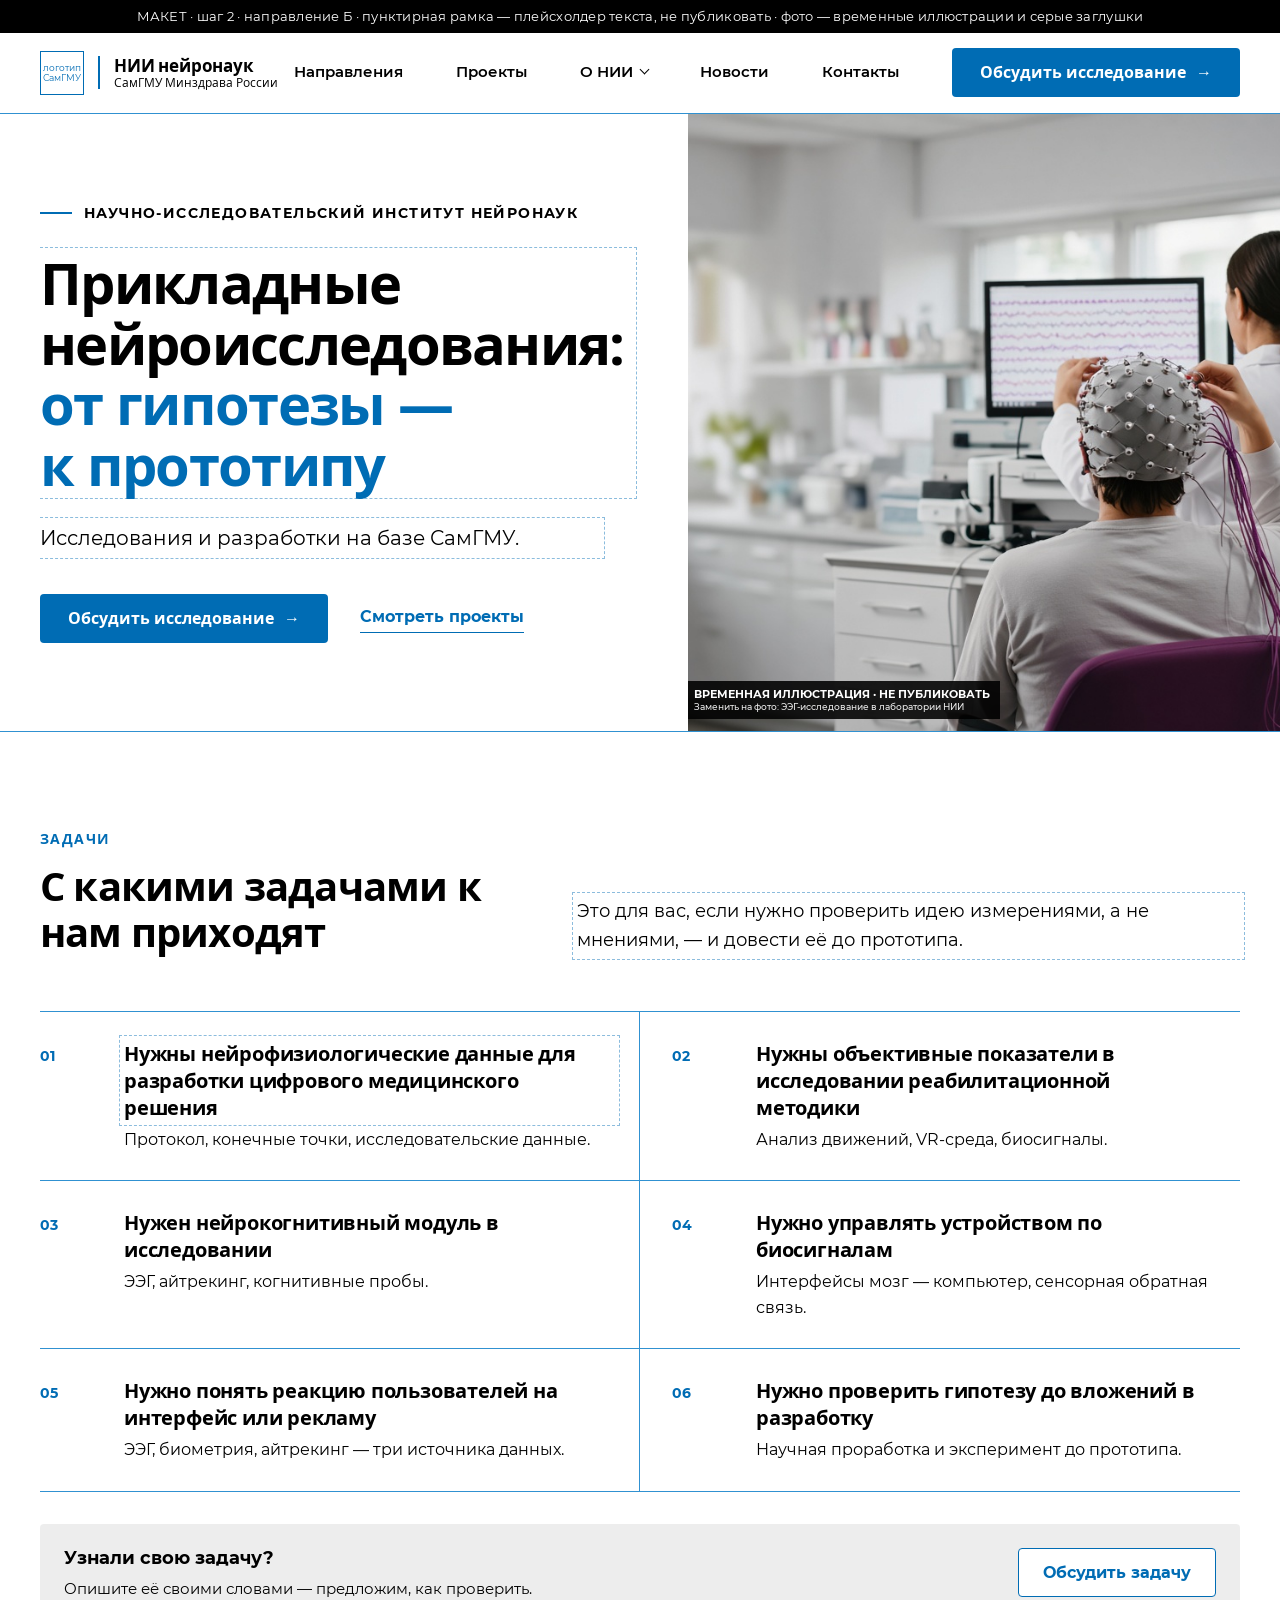
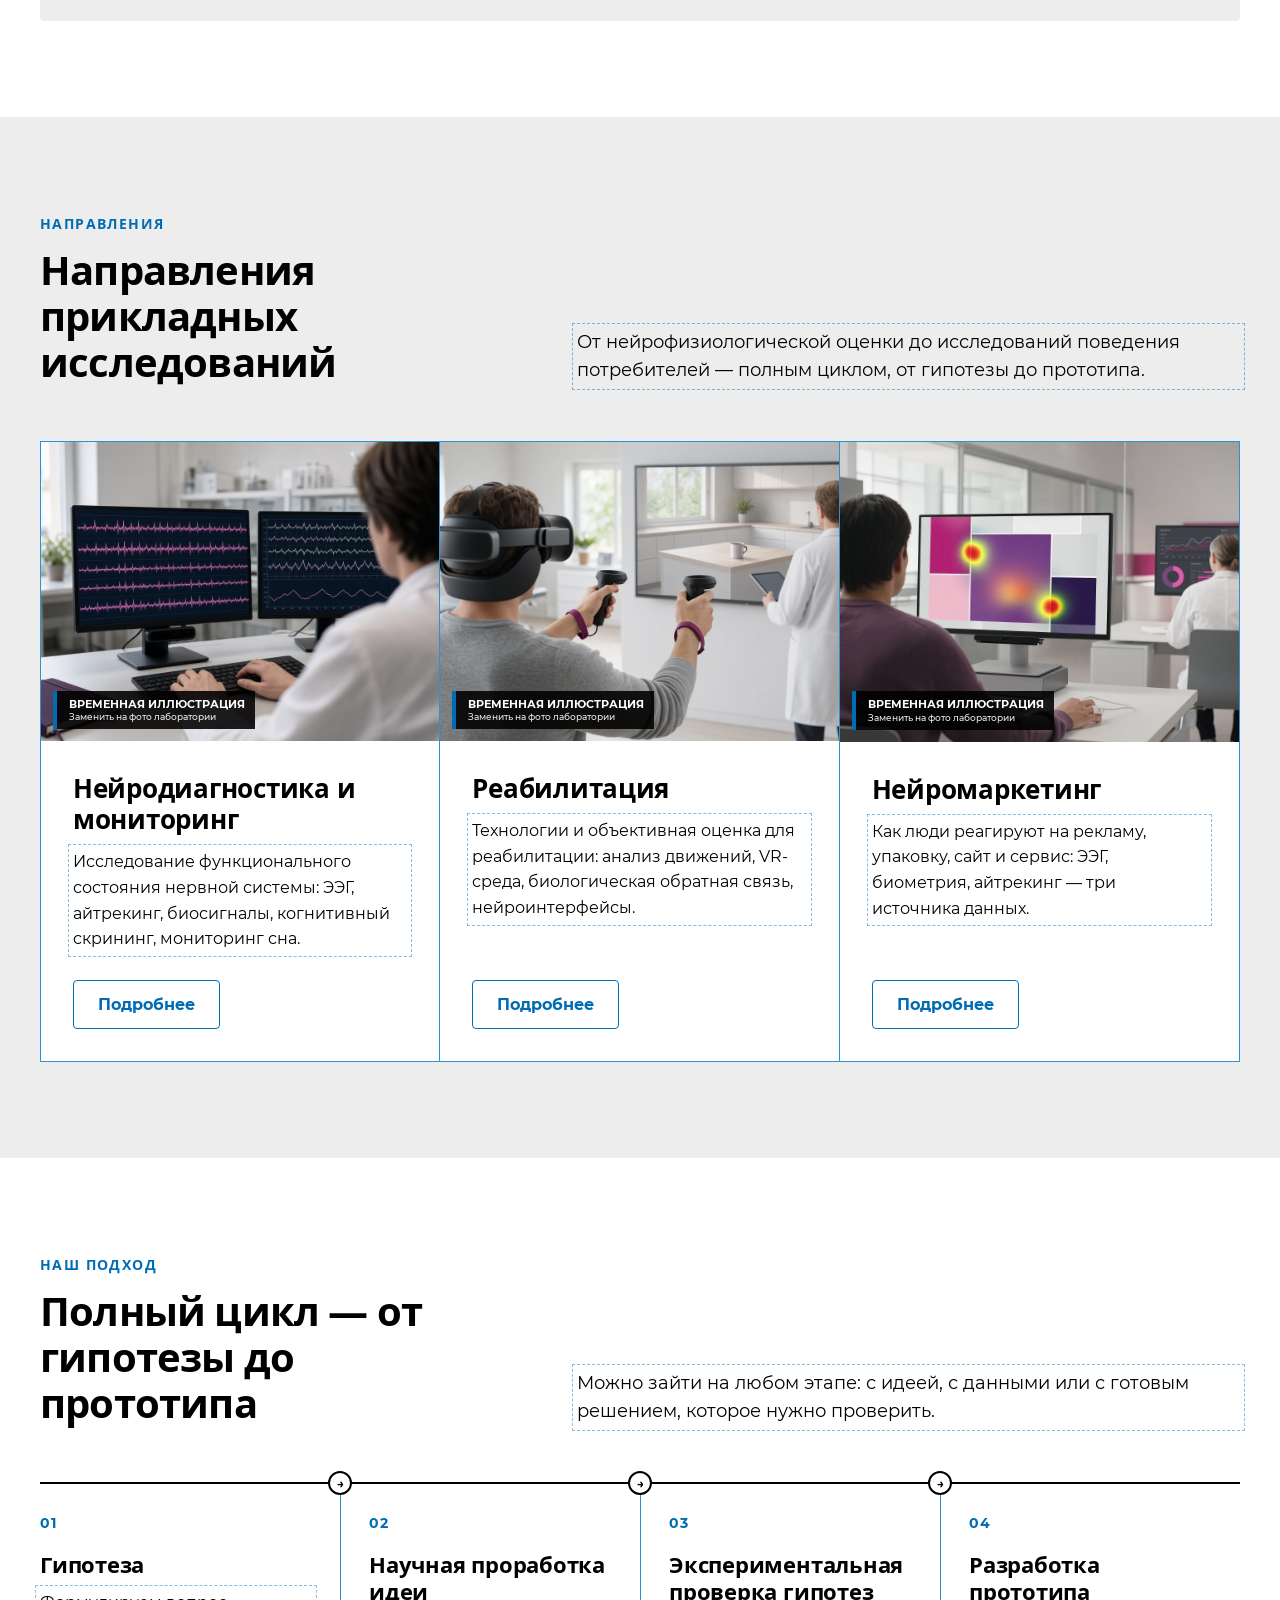
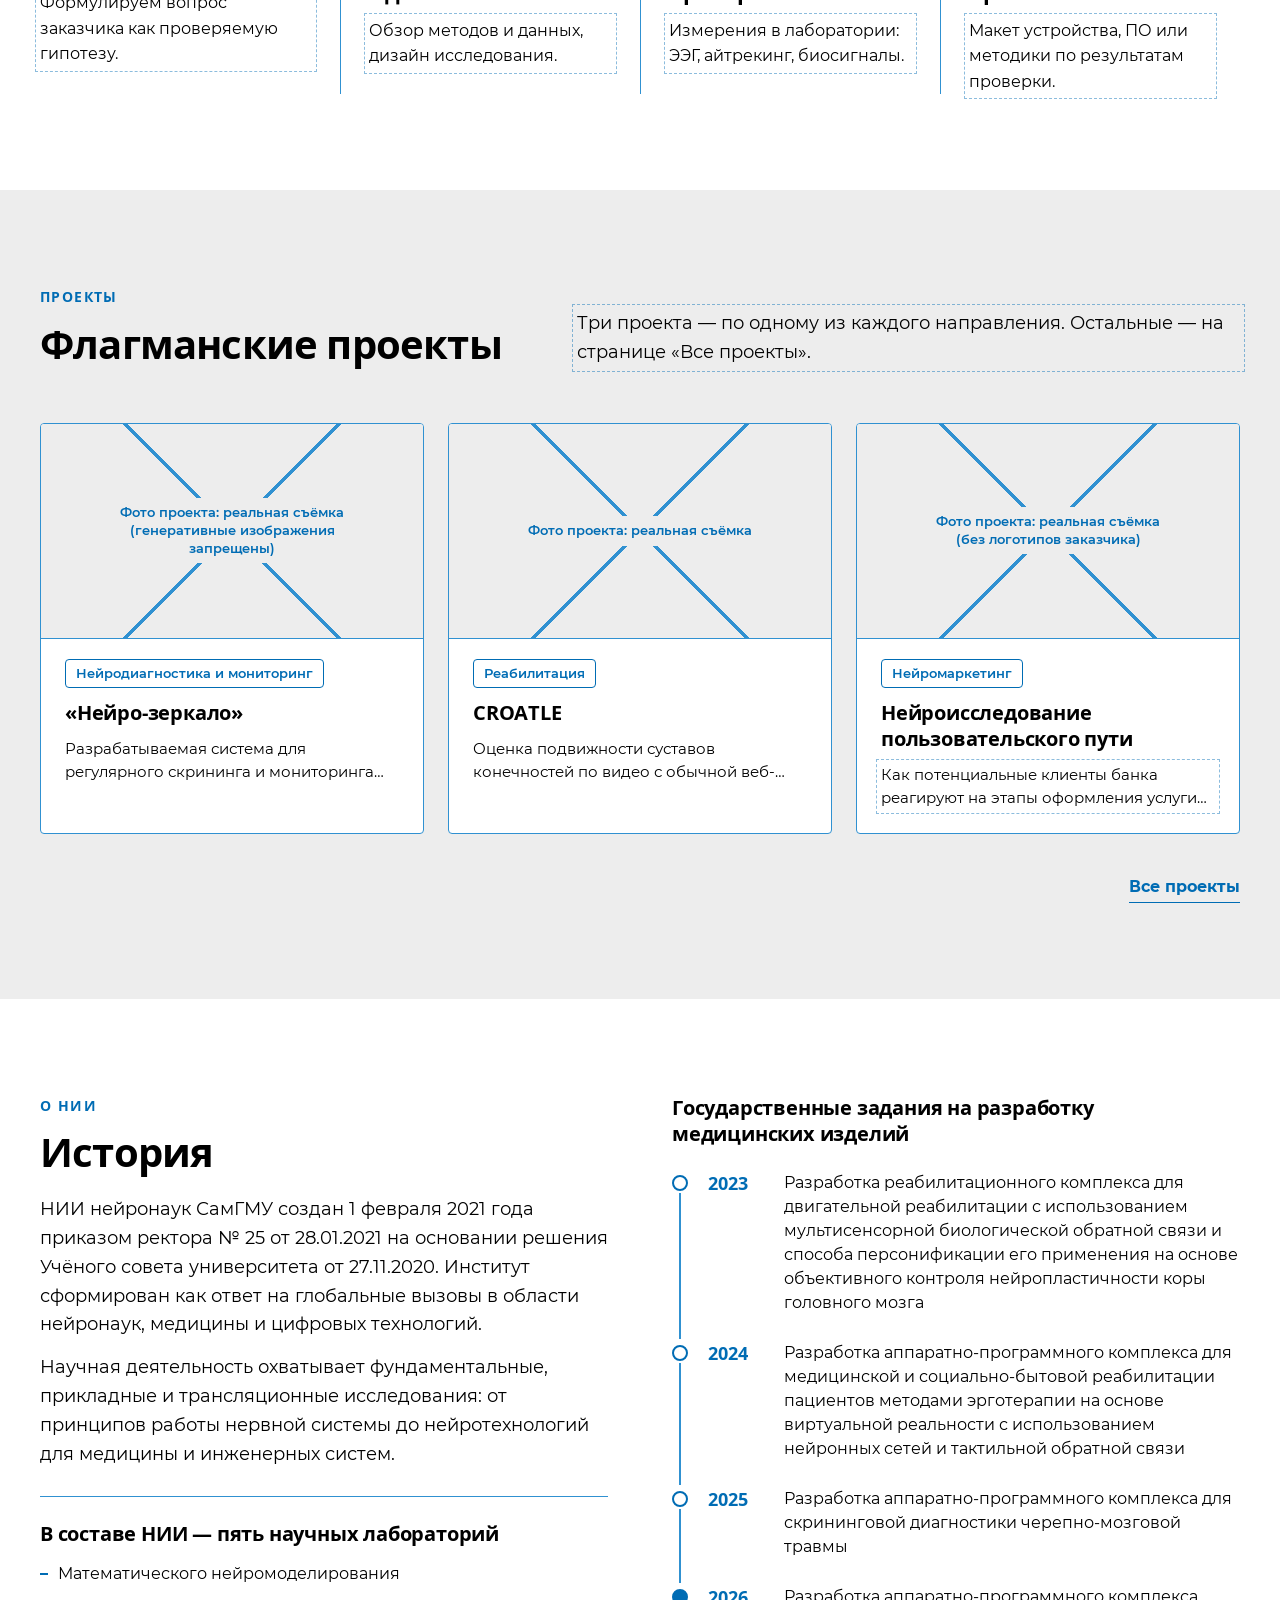
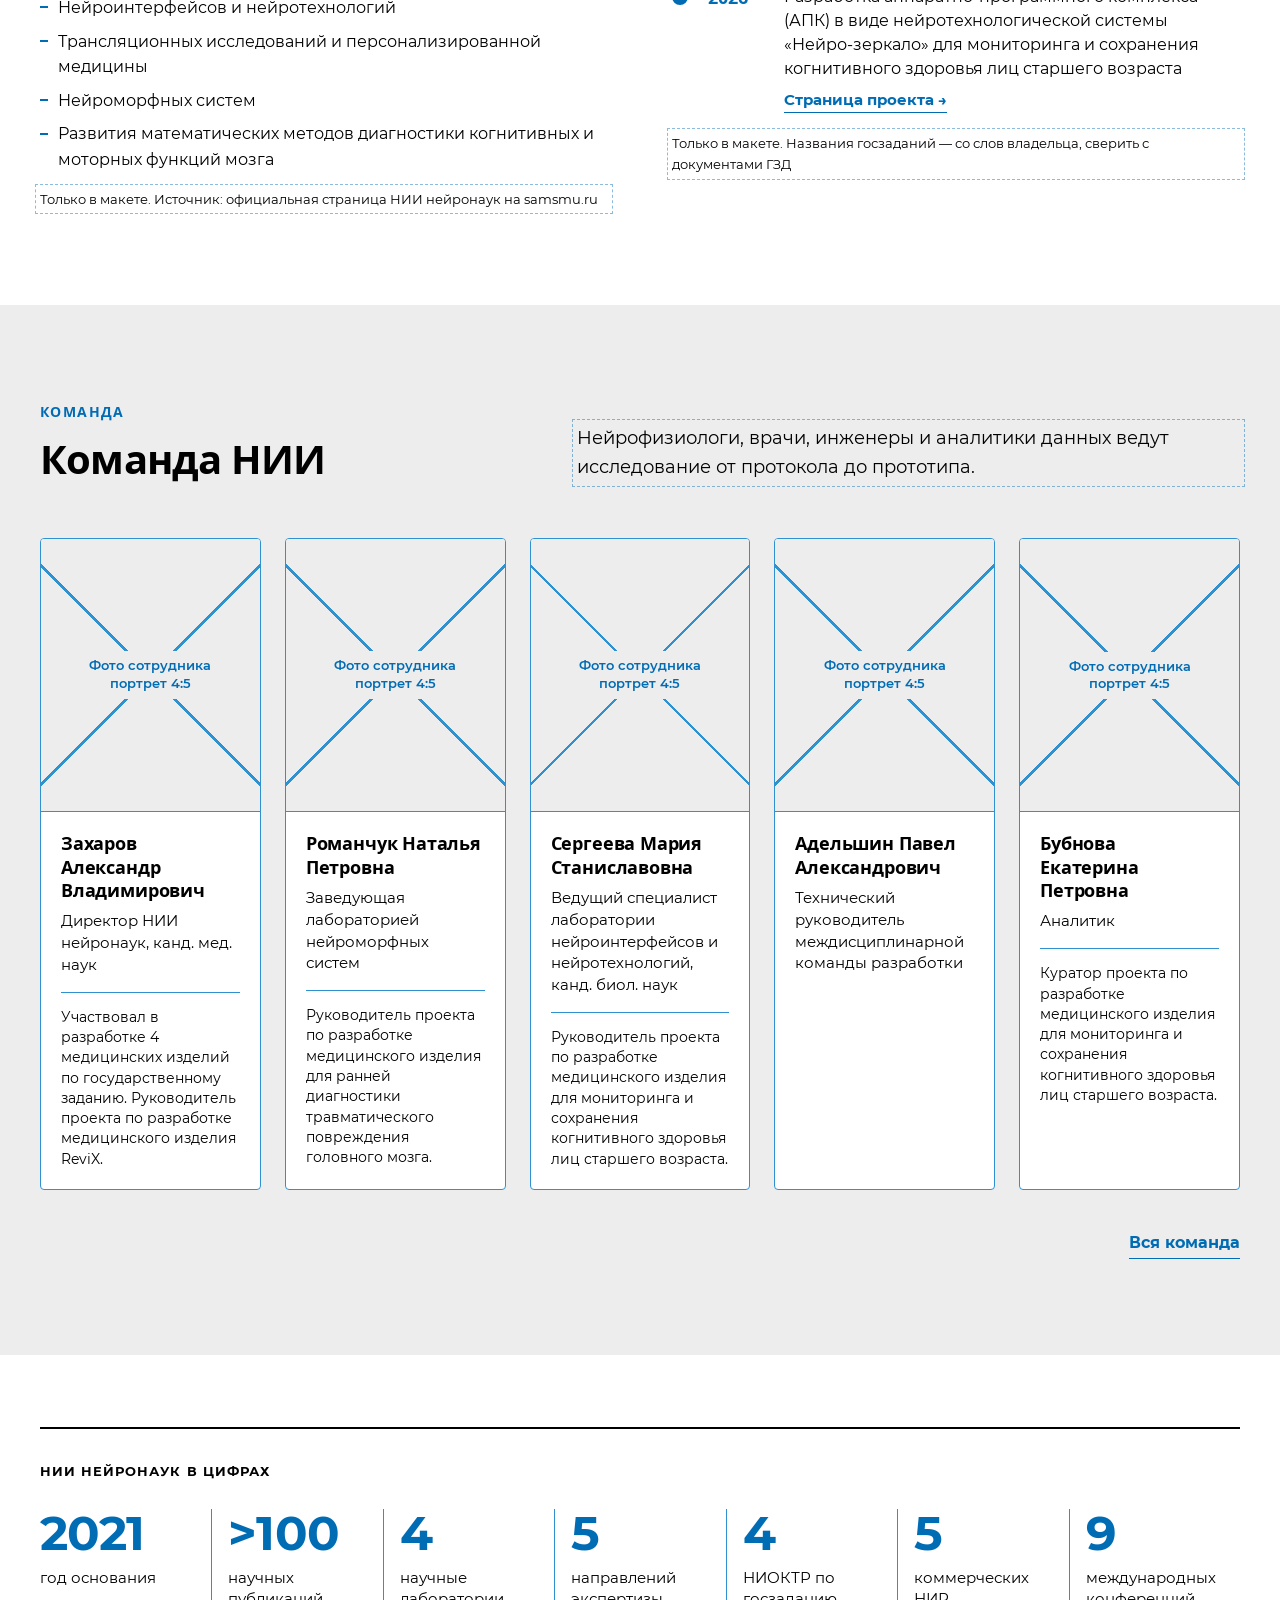
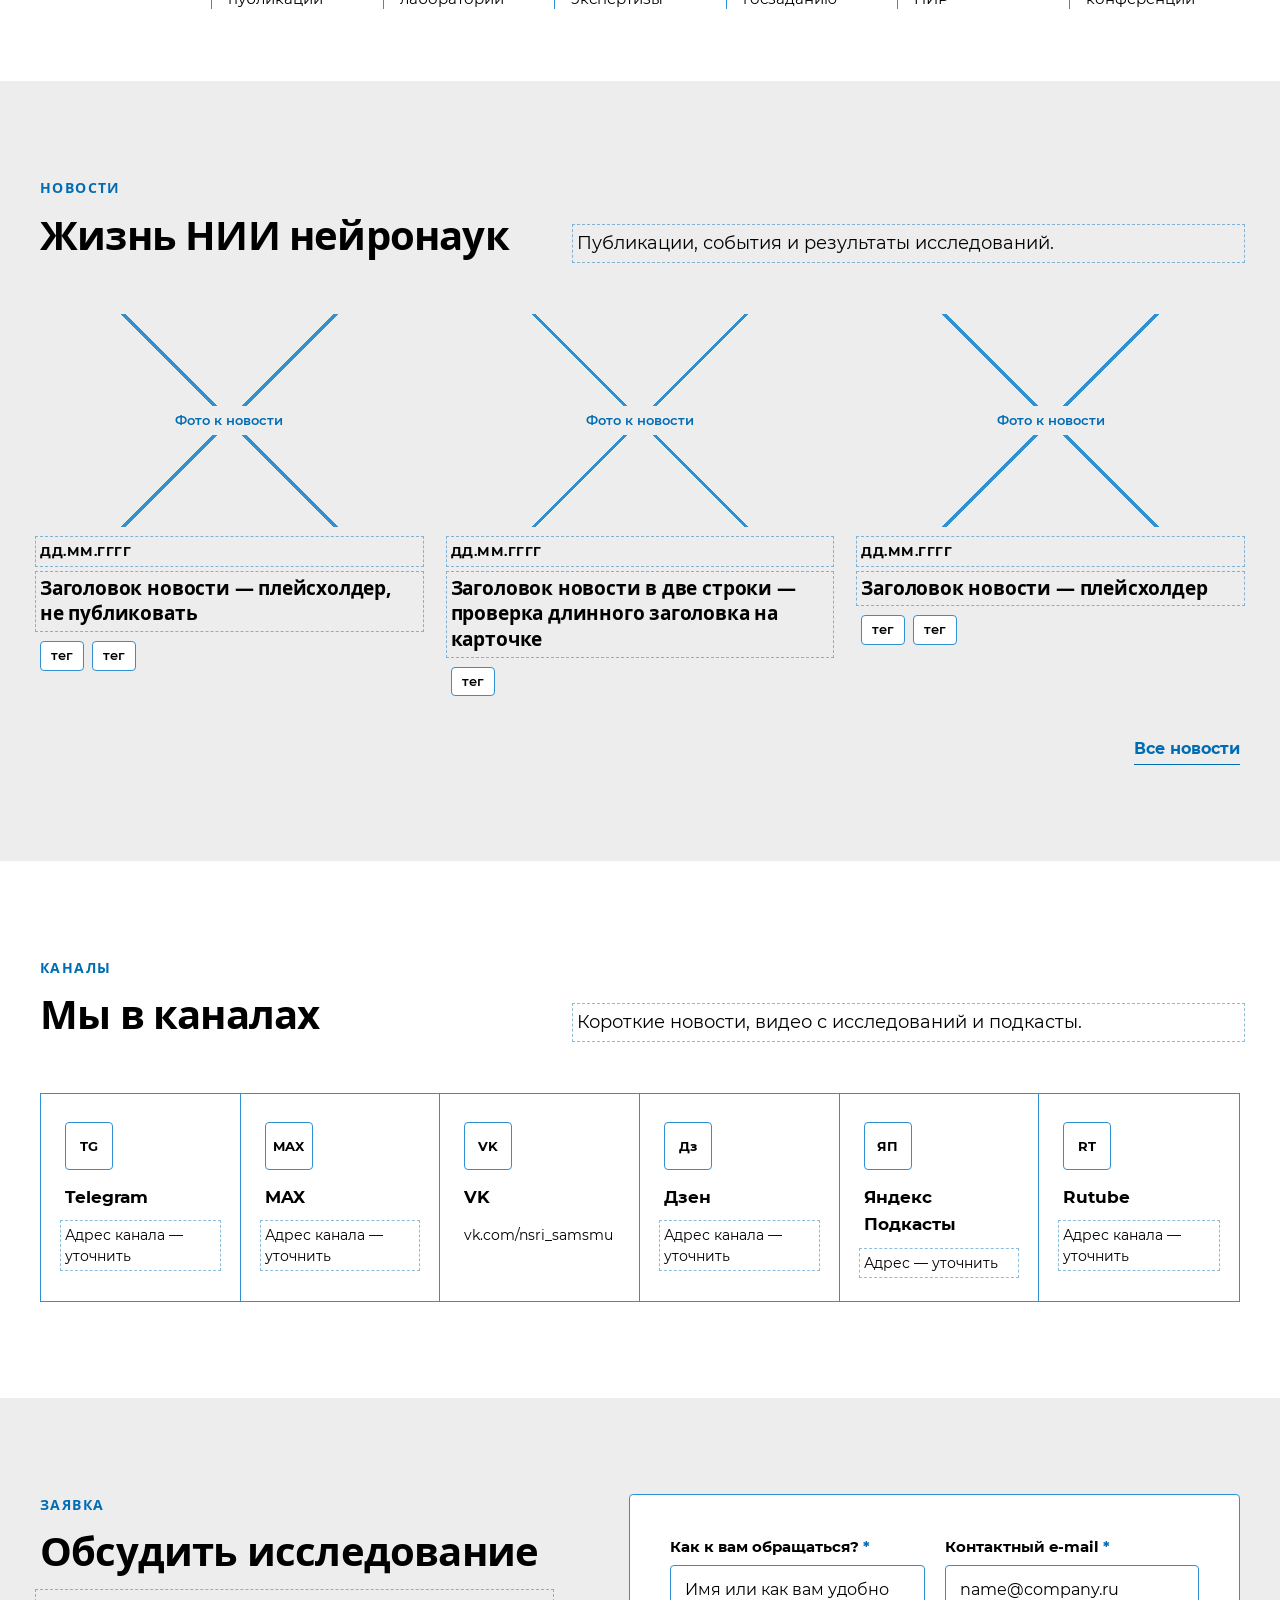
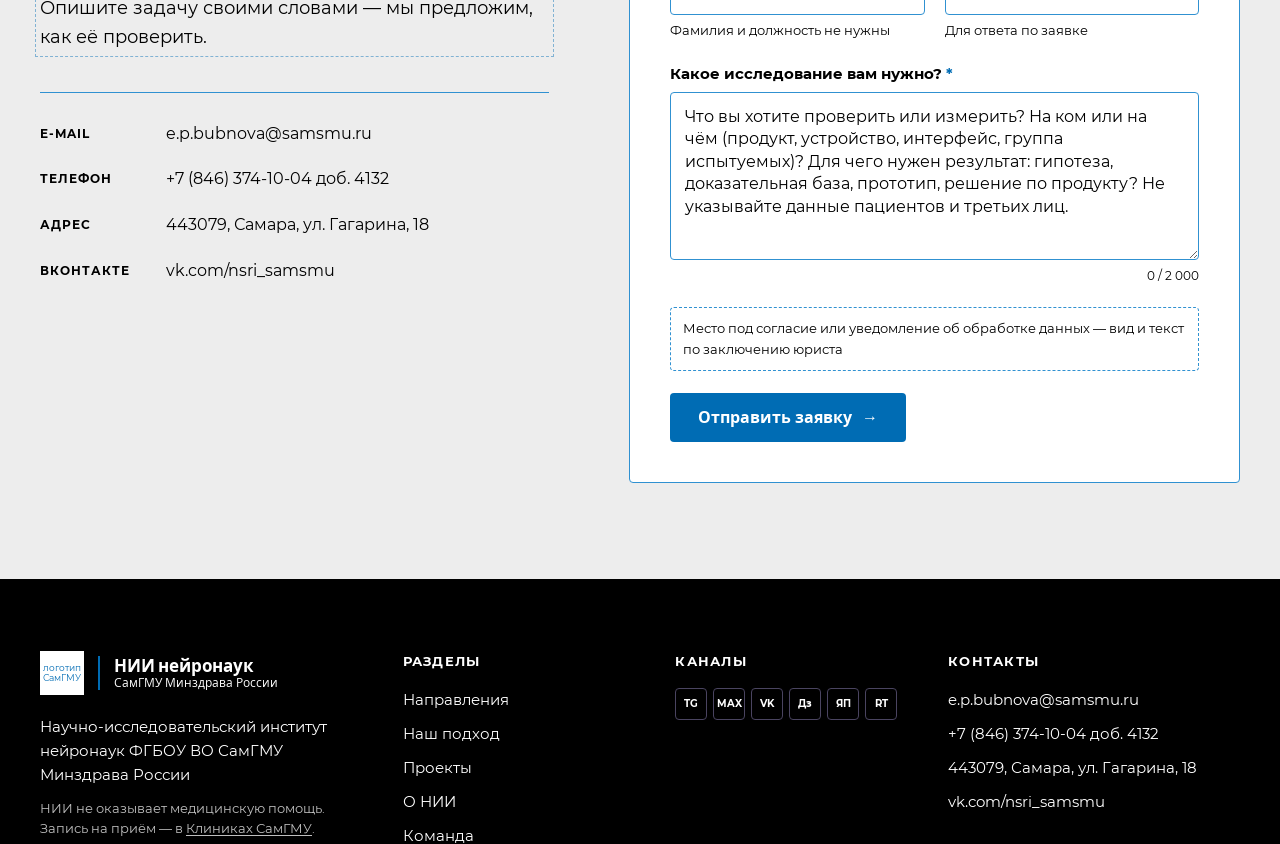
<file: index.html>
<!DOCTYPE html>
<html lang="ru">
<head>
  <meta charset="utf-8">
  <meta http-equiv="refresh" content="0; url=01_%D0%B3%D0%BB%D0%B0%D0%B2%D0%BD%D0%B0%D1%8F.html">
  <title>Макет сайта НИИ нейронаук — вариант Б</title>
</head>
<body>
  <p><a href="01_%D0%B3%D0%BB%D0%B0%D0%B2%D0%BD%D0%B0%D1%8F.html">Открыть главную макета</a></p>
</body>
</html>
</file>
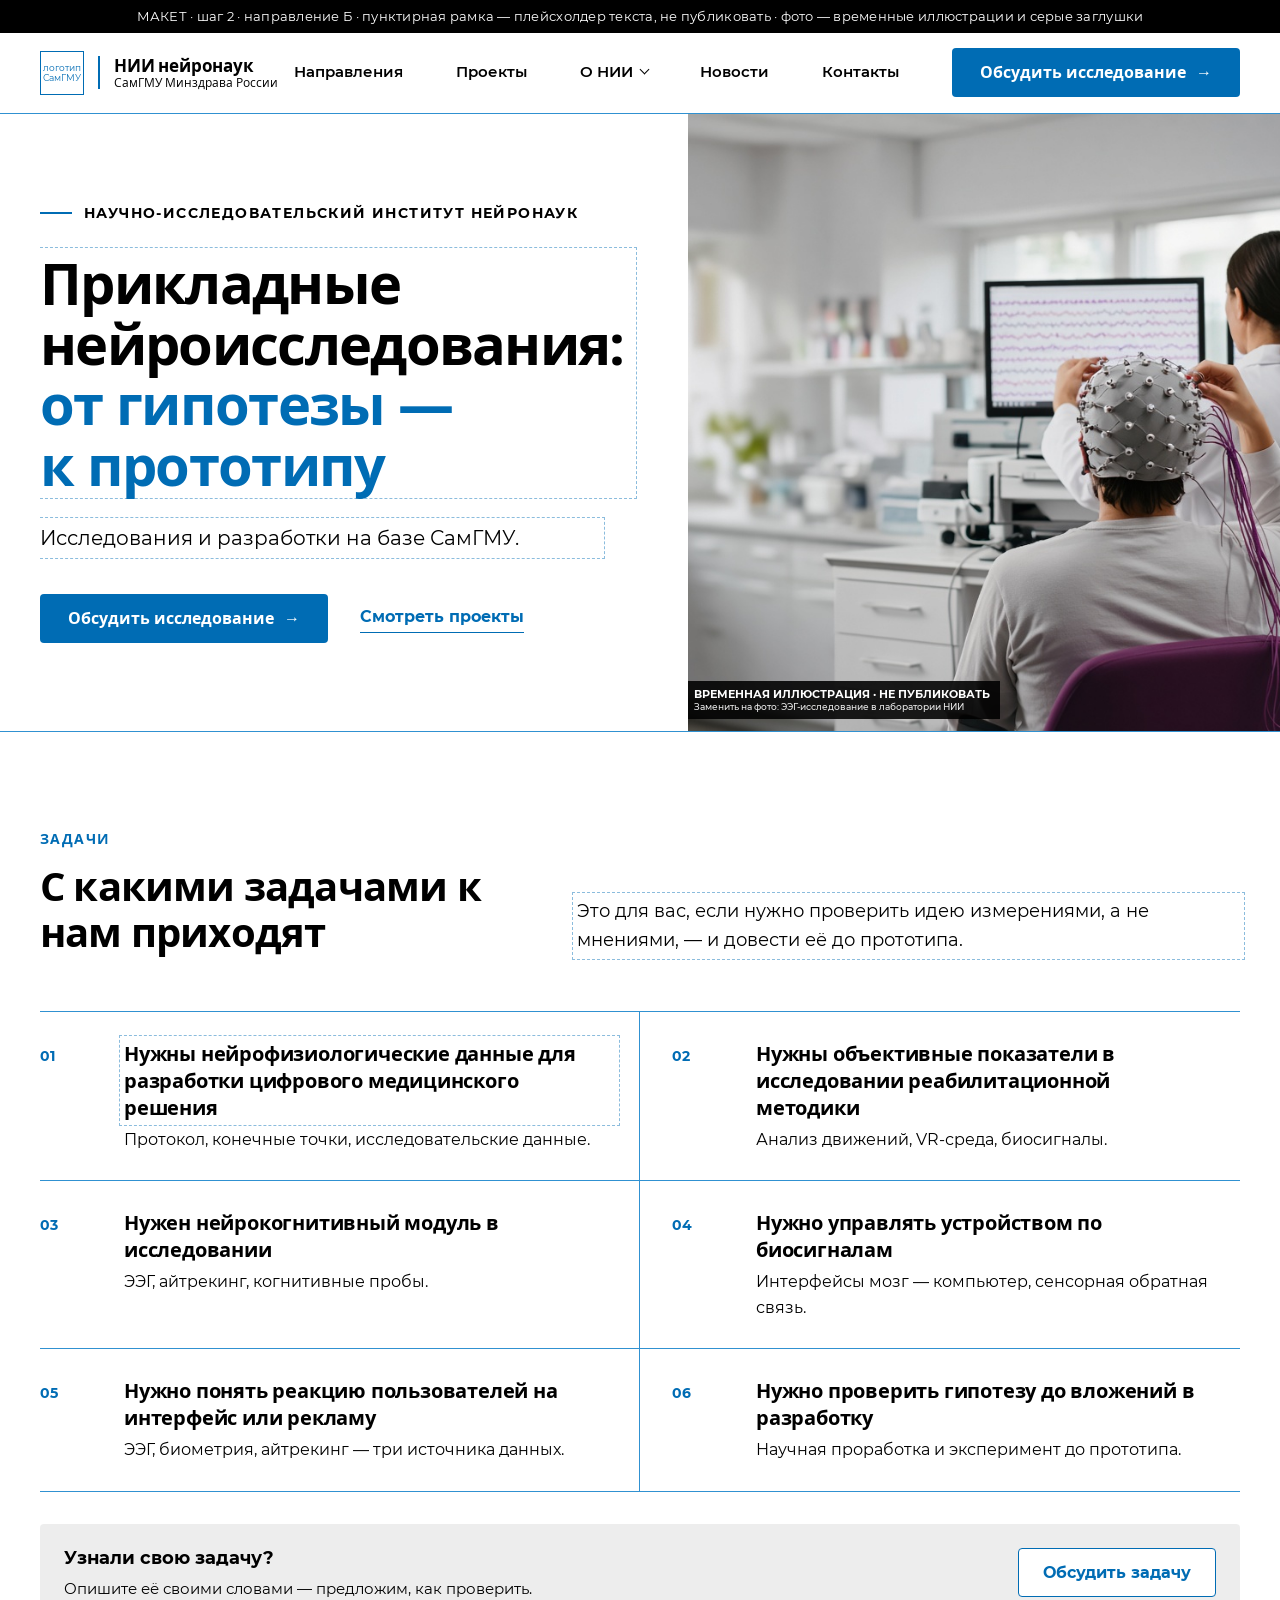
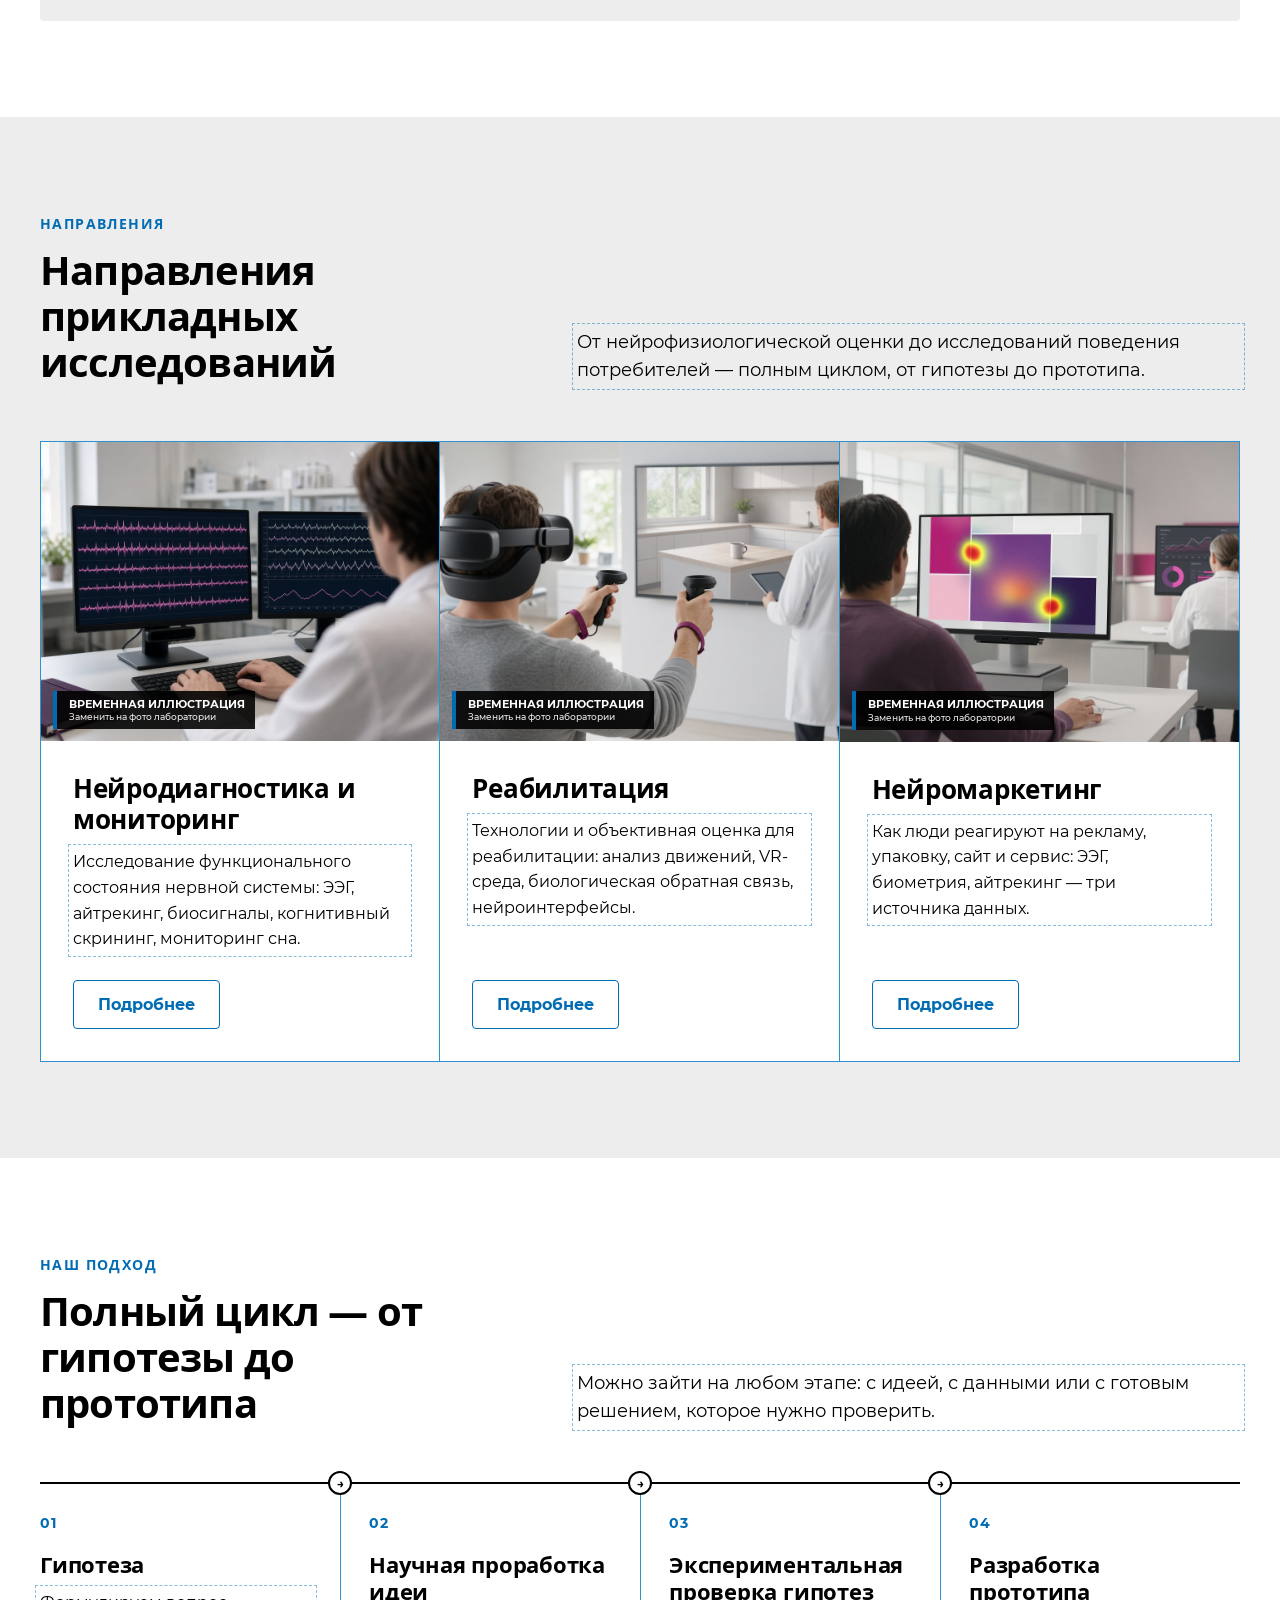
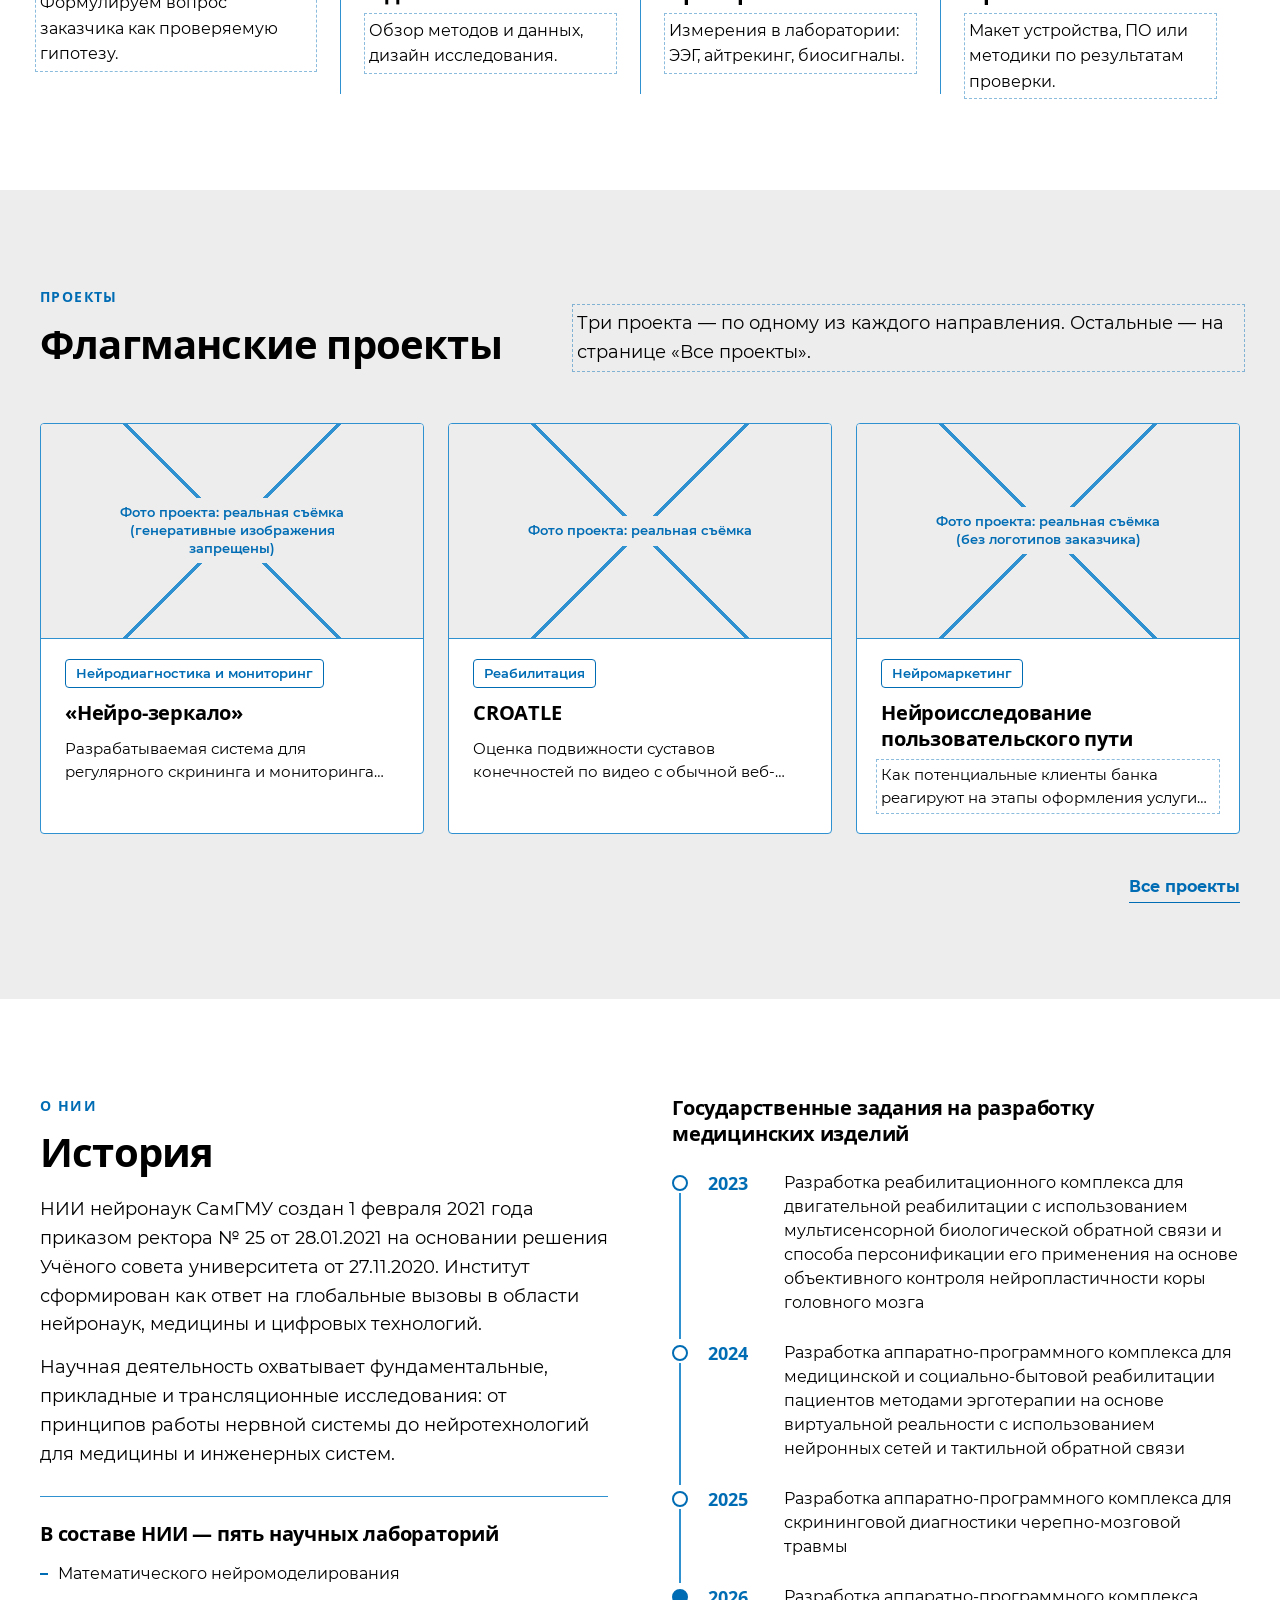
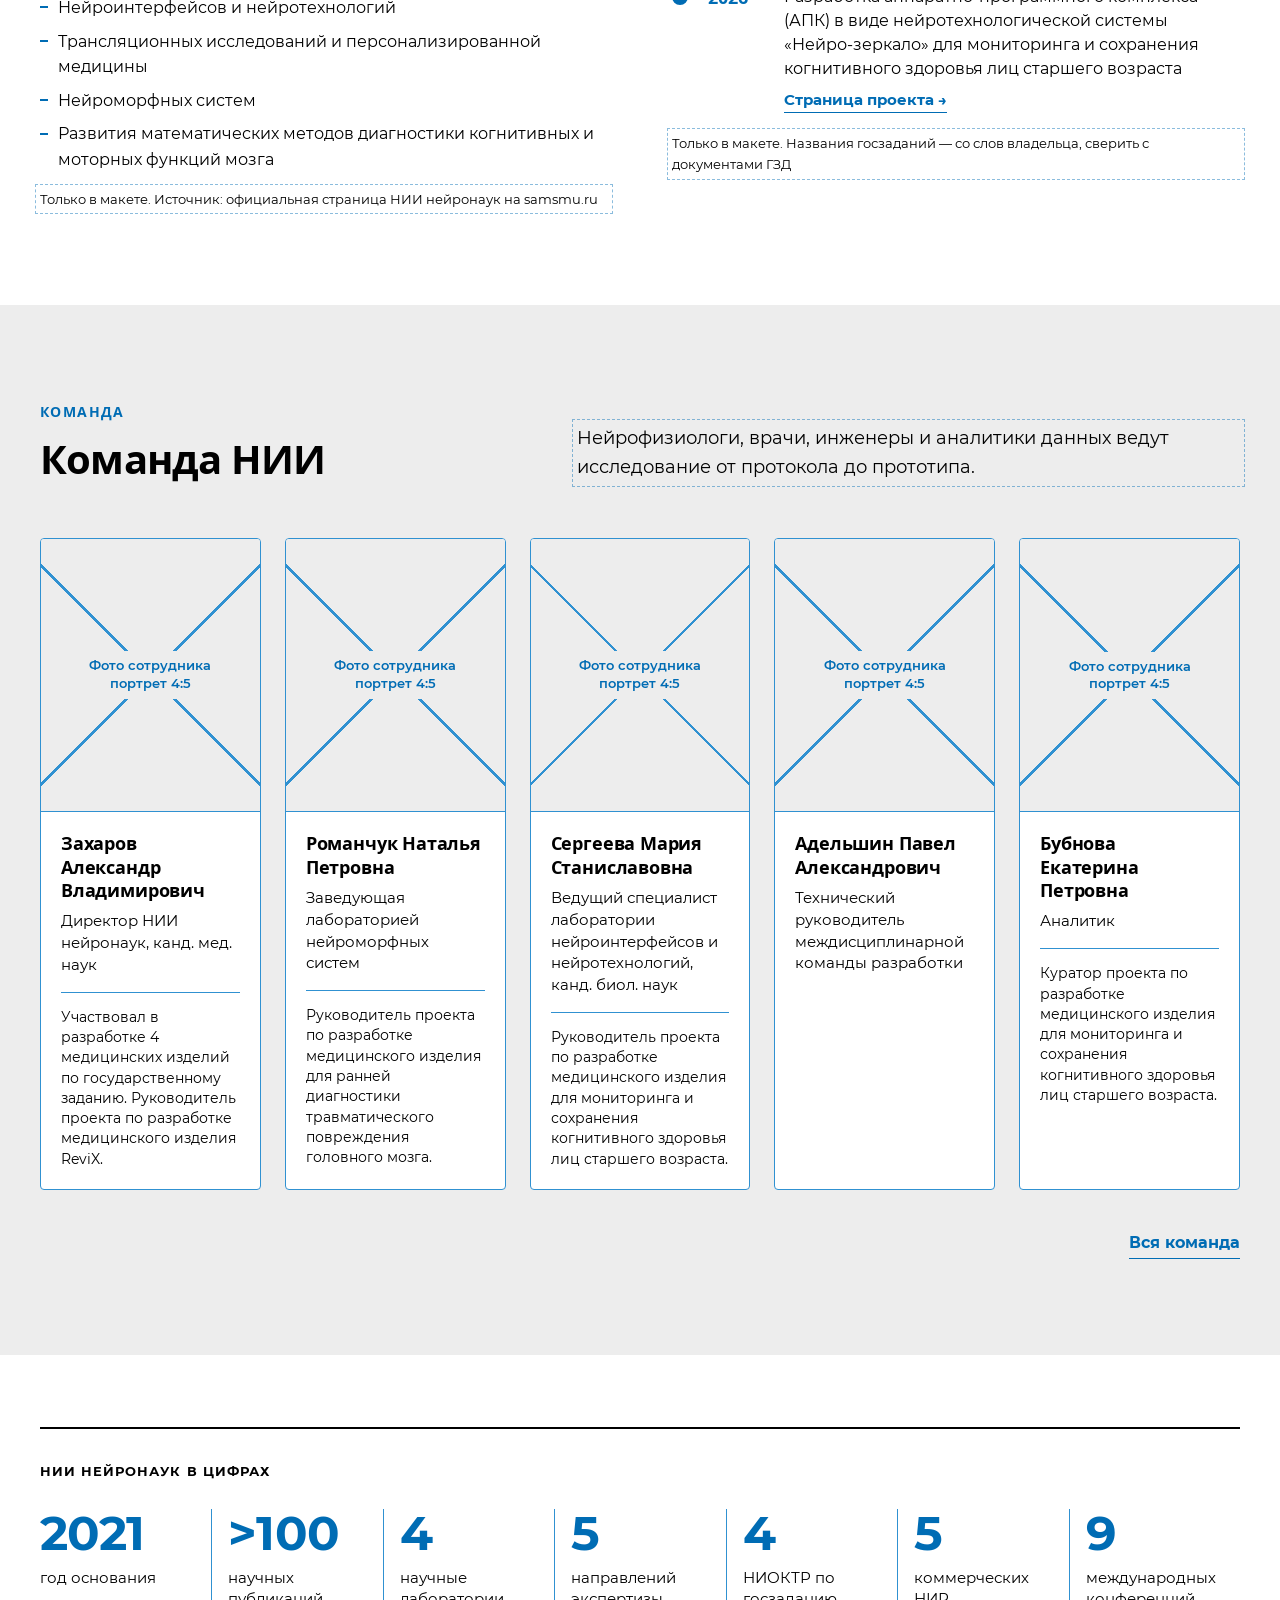
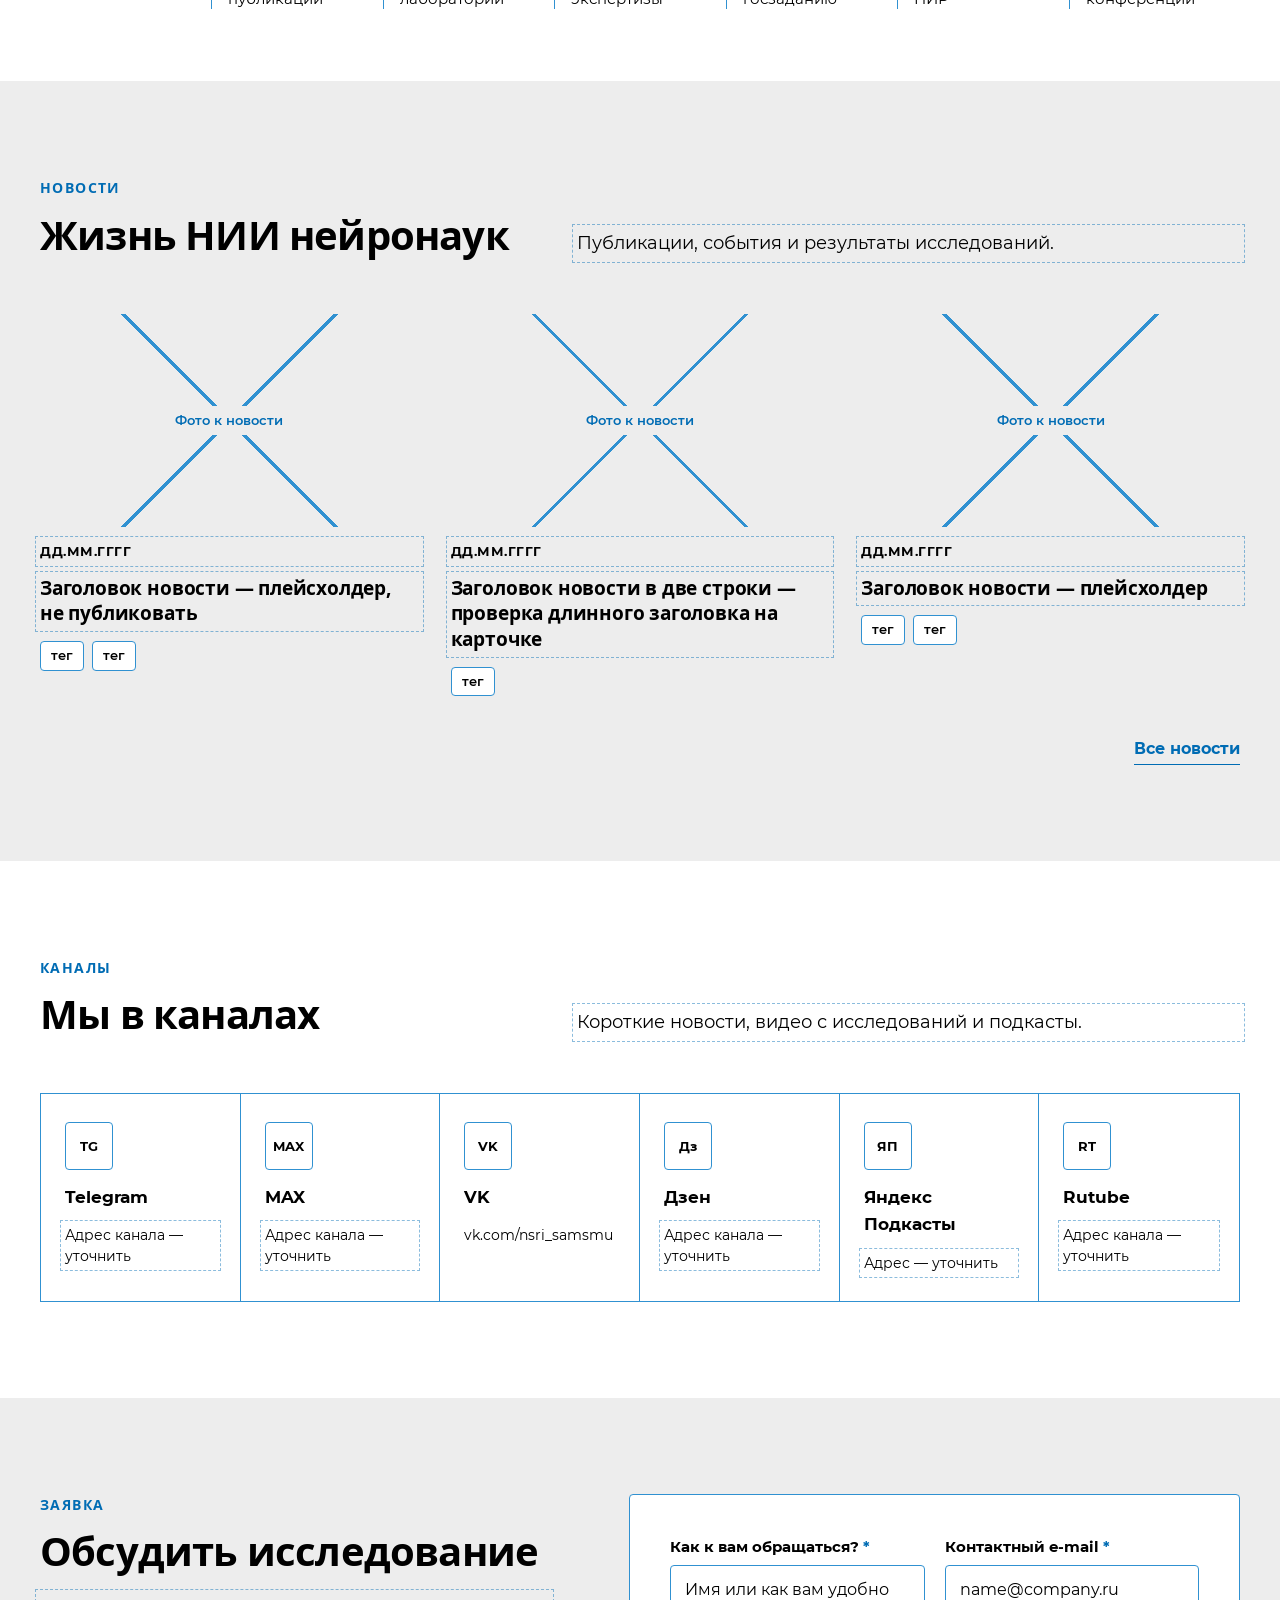
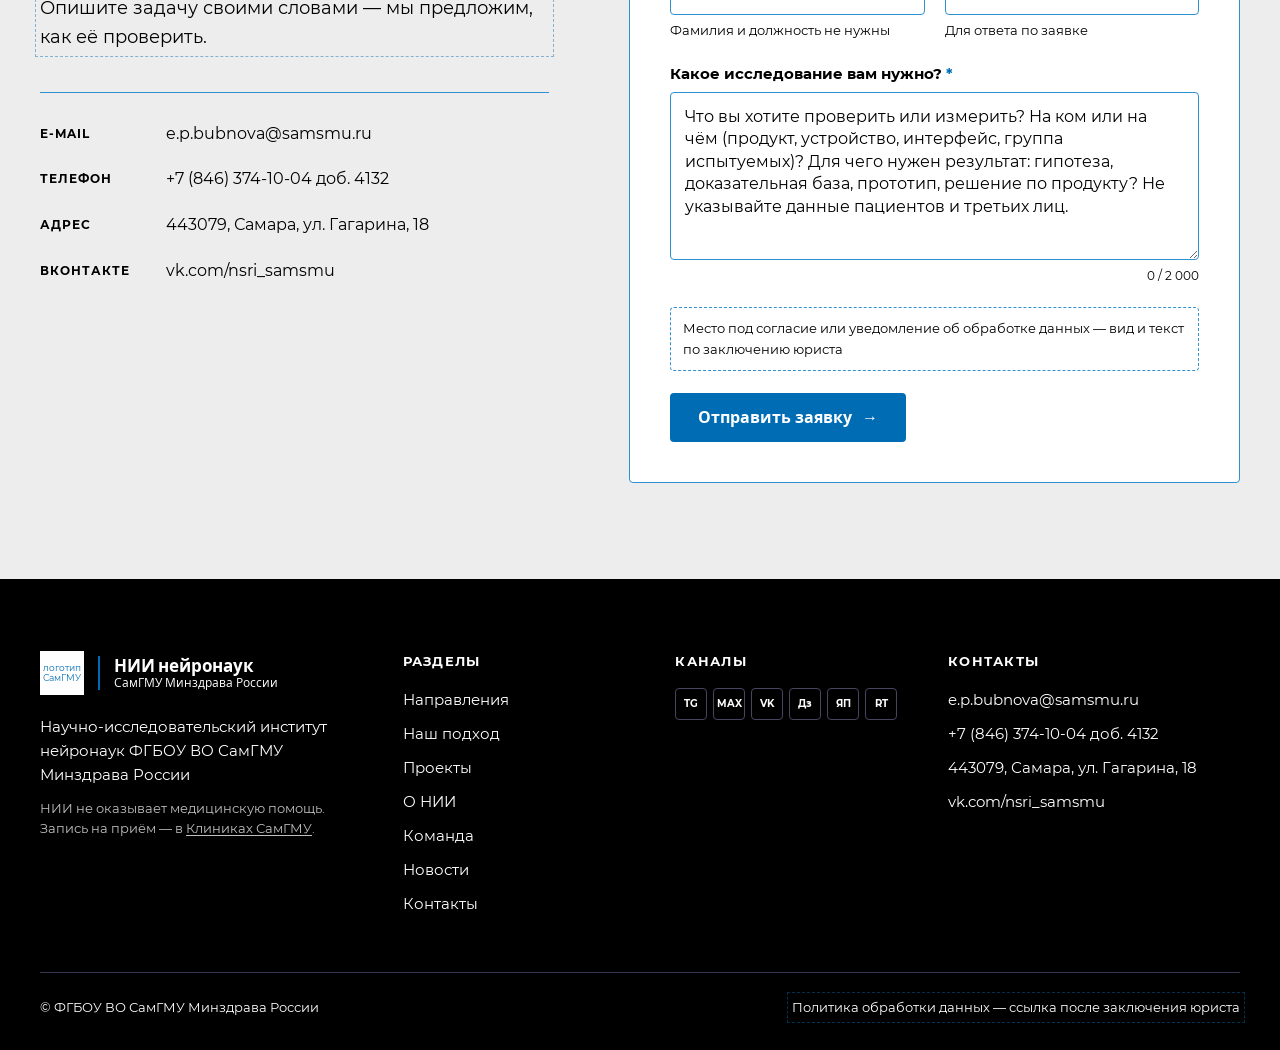
<file: 01_главная.html>
<!doctype html>
<html lang="ru">
<head>
<meta charset="utf-8">
<meta name="viewport" content="width=device-width, initial-scale=1">
<title>Главная — макет сайта, вариант Б</title>
<link rel="stylesheet" href="b.css">
<style>
.hero { position: relative; border-bottom: 1px solid var(--line); }
.hero-img { position: absolute; inset: 0 0 0 52%; }
.hero-img img { height: 100%; }
.hero-in { position: relative; display: flex; min-height: 600px; }
.hero-panel { background: #fff; width: 54%; padding: 88px 56px 88px 0; display: flex; flex-direction: column; justify-content: center; position: relative; }
.hero-panel::before { content: ""; position: absolute; top: 0; bottom: 0; right: 100%; width: 100vw; background: #fff; }
.hero .eyebrow { margin-bottom: 28px; }
.hero h1 { margin-bottom: 28px; }
.hero h1 em { font-style: normal; color: var(--accent); }
.lead { font-size: 20px; color: var(--muted); max-width: 28em; margin-bottom: 40px; }
.hero-cta { display: flex; align-items: center; gap: 32px; }

.tasks { display: grid; grid-template-columns: repeat(2, 1fr); border-top: 1px solid var(--line); }
.task { display: grid; grid-template-columns: 64px 1fr; gap: 20px; align-items: baseline; padding: 28px 24px 28px 0; border-bottom: 1px solid var(--line); }
.task:nth-child(odd) { border-right: 1px solid var(--line); }
.task:nth-child(even) { padding-left: 32px; }
.task .n { font-size: 14px; font-weight: 700; color: var(--accent); }
.task h3 { font-size: 20px; line-height: 1.35; font-weight: 700; margin-bottom: 6px; }
.task p { font-size: 16px; color: var(--muted); }

.dirs { display: grid; grid-template-columns: repeat(3, 1fr); border: 1px solid var(--line); background: #fff; }
.dir { display: flex; flex-direction: column; border-right: 1px solid var(--line); }
.dir:last-child { border-right: 0; }
.dir img { aspect-ratio: 4/3; filter: saturate(.85); }
.dir-body { padding: 32px; display: flex; flex-direction: column; flex: 1; }
.dir h3 { font-size: 26px; line-height: 1.2; margin-bottom: 14px; }
.dir p { font-size: 16px; color: var(--muted); margin-bottom: 28px; }
.dir .dir-more { margin-top: auto; align-self: flex-start; }
.dir:hover h3 { color: var(--accent); }
.dir:hover .dir-more { background: var(--band); }
.dir:focus-visible { outline: 3px solid var(--mark); outline-offset: -3px; }

.cyc { display: grid; grid-template-columns: repeat(4, 1fr); border-top: 2px solid var(--text); }
.cyc > div { padding: 28px 28px 0 0; position: relative; }
.cyc > div + div { padding-left: 28px; border-left: 1px solid var(--line); }
.cyc b { display: block; font-size: 14px; font-weight: 700; color: var(--mark); letter-spacing: .1em; margin-bottom: 16px; }
.cyc h3 { font-size: 22px; margin-bottom: 12px; }
.cyc p { font-size: 16px; color: var(--muted); }
.cyc .arrow { position: absolute; top: -13px; right: -12px; width: 24px; height: 24px; background: #fff; border: 2px solid var(--text); border-radius: 50%; display: grid; place-items: center; font-size: 12px; font-weight: 700; z-index: 1; }
.hist { display: grid; grid-template-columns: 1fr 1fr; gap: 64px; align-items: start; }
.hist-intro h2 { margin-bottom: 20px; }
.hist-intro p { font-size: 18px; color: var(--muted); }
.hist-intro p + p { margin-top: 14px; }
.hist-intro .hist-src { font-size: 13px; margin-top: 16px; }
.labs { margin-top: 28px; padding-top: 24px; border-top: 1px solid var(--line); }
.labs h3 { font-size: 20px; line-height: 1.3; margin-bottom: 14px; }
.labs ul { list-style: none; display: grid; grid-template-columns: 1fr; gap: 8px; font-size: 16px; }
.labs li { padding-left: 18px; position: relative; }
.labs li::before { content: ""; position: absolute; left: 0; top: .7em; width: 8px; height: 2px; background: var(--mark); }
.gzd h3 { font-size: 20px; line-height: 1.3; margin-bottom: 24px; }
.tl { list-style: none; }
.tl li { position: relative; display: grid; grid-template-columns: 56px 1fr; gap: 0 20px; padding: 0 0 26px 36px; font-size: 16px; line-height: 1.5; }
.tl li::before { content: ""; position: absolute; left: 0; top: 4px; width: 16px; height: 16px; border: 2px solid var(--accent); border-radius: 50%; background: var(--bg); box-sizing: border-box; }
.tl li::after { content: ""; position: absolute; left: 7px; top: 22px; bottom: 2px; width: 2px; background: var(--line); }
.tl li:last-child { padding-bottom: 0; }
.tl li:last-child::after { display: none; }
.tl li.now::before { background: var(--accent); }
.tl-y { font-family: "Open Sans", sans-serif; font-weight: 700; font-size: 18px; line-height: 1.35; color: var(--accent); }
.tl .more-l { display: inline-block; margin-top: 8px; font-size: 15px; font-weight: 700; color: var(--accent); border-bottom: 1.5px solid var(--mark); padding-bottom: 1px; }
.gzd .hist-src { font-size: 13px; margin-top: 20px; }

.flag { display: grid; grid-template-columns: repeat(3, 1fr); gap: 24px; }
.staff5 { display: grid; grid-template-columns: repeat(5, 1fr); gap: 24px; }
.staff { display: flex; flex-direction: column; background: #fff; border: 1px solid var(--line); border-radius: var(--r); overflow: hidden; }
.staff .photo-ph { aspect-ratio: 4/5; border-bottom: 1px solid var(--line); }
.staff-b { padding: 20px; display: flex; flex-direction: column; flex: 1; }
.staff h3 { font-size: 18px; line-height: 1.3; margin-bottom: 8px; }
.staff .pos { font-size: 15px; line-height: 1.45; color: var(--muted); }
.staff .proj { font-size: 14px; line-height: 1.45; margin-top: 16px; padding-top: 14px; border-top: 1px solid var(--line); }
@media (min-width: 768px) and (max-width: 1199px) { .staff5 { grid-template-columns: repeat(3, 1fr); } }
.sec-foot { display: flex; justify-content: flex-end; margin-top: 40px; }

.nums { display: grid; grid-template-columns: repeat(7, 1fr); row-gap: 28px; align-items: start; border-top: 2px solid var(--text); padding-top: 32px; }
.nums .lbl { grid-column: 1 / -1; font-size: 13px; font-weight: 700; letter-spacing: .08em; text-transform: uppercase; color: var(--muted); }
.nums .num { padding: 0 16px; }
.nums .num + .num { border-left: 1px solid var(--line); }
.nums .num:nth-child(2) { padding-left: 0; }
.nums .num b { display: block; font-size: 48px; font-weight: 700; color: var(--accent); line-height: 1; margin-bottom: 10px; letter-spacing: -.02em; white-space: nowrap; }
.nums .num small { display: block; font-size: 15px; line-height: 1.4; color: var(--muted); }
.news { display: grid; grid-template-columns: repeat(3, 1fr); gap: 32px; }

.channels { display: grid; grid-template-columns: repeat(6, 1fr); border: 1px solid var(--line); background: #fff; }
.chcell { padding: 28px 24px; border-right: 1px solid var(--line); display: flex; flex-direction: column; gap: 14px; }
.chcell:last-child { border-right: 0; }
.chcell b { font-size: 17px; }
.chcell span { font-size: 14px; color: var(--muted); line-height: 1.45; }

.cform { display: grid; grid-template-columns: 1fr 1.2fr; gap: 80px; }
.cform .contacts { margin-top: 40px; display: grid; gap: 20px; border-top: 1px solid var(--line); padding-top: 28px; }
.cform .contacts div { display: grid; grid-template-columns: 110px 1fr; gap: 16px; font-size: 16px; }
.cform .contacts small { font-size: 12px; font-weight: 700; letter-spacing: .08em; text-transform: uppercase; color: var(--muted); padding-top: 3px; }
.fbox { background: #fff; border: 1px solid var(--line); border-radius: var(--r); padding: 40px; display: grid; gap: 22px; }
.fbox .row2 { display: grid; grid-template-columns: 1fr 1fr; gap: 20px; }
.fbox .actions { display: flex; align-items: center; gap: 24px; }

@media (max-width: 767px) {
  .hero-img { position: relative; inset: auto; }
  .hero-img img { aspect-ratio: 4/3; height: auto; }
  .hero-in { min-height: 0; }
  .hero-panel { width: 100%; padding: 32px 0 48px; }
  .hero .eyebrow { margin-bottom: 18px; }
  .hero h1 { margin-bottom: 18px; }
  .lead { font-size: 17px; margin-bottom: 28px; }
  .hero-cta { flex-direction: column; align-items: stretch; gap: 18px; }
  .hero-cta .link { align-self: flex-start; }
  .tasks { grid-template-columns: 1fr; }
  .task, .task:nth-child(even) { grid-template-columns: 36px 1fr; padding: 20px 0; border-right: 0; }
  .task h3 { font-size: 17px; }
  .task p { font-size: 15px; }
  .dirs { grid-template-columns: 1fr; border: 0; background: transparent; gap: 20px; }
  .dir { border: 1px solid var(--line); background: #fff; }
  .dir:last-child { border-right: 1px solid var(--line); }
  .dir-body { padding: 22px; }
  .dir h3 { font-size: 22px; }
  .cyc { grid-template-columns: 1fr; border-top: 0; border-left: 2px solid var(--text); }
  .cyc > div, .cyc > div + div { padding: 0 0 28px 24px; border-left: 0; }
  .cyc .arrow { display: none; }
  .cyc b { margin-bottom: 6px; }
  .cyc h3 { font-size: 19px; margin-bottom: 6px; }
  .cyc p { font-size: 15px; }
  .hist { grid-template-columns: 1fr; gap: 40px; }
  .gzd h3 { font-size: 17px; margin-bottom: 18px; }
  .tl li { grid-template-columns: 1fr; gap: 2px; padding-left: 30px; padding-bottom: 22px; }
  .hist-intro p { font-size: 16px; }
  .labs { margin-top: 20px; padding-top: 18px; }
  .labs h3 { font-size: 17px; margin-bottom: 10px; }
  .labs ul { grid-template-columns: 1fr; gap: 8px; font-size: 16px; }
  .flag { grid-template-columns: 1fr; gap: 16px; }
  .staff5 { grid-template-columns: 1fr; gap: 16px; }
  .staff { display: grid; grid-template-columns: 112px 1fr; }
  .staff .photo-ph { border-bottom: 0; border-right: 1px solid var(--line); padding: 8px; font-size: 11px; }
  .staff-b { padding: 16px; }
  .staff h3 { font-size: 16px; margin-bottom: 4px; }
  .staff .pos { font-size: 14px; }
  .staff .proj { font-size: 13px; margin-top: 10px; padding-top: 10px; }
  .sec-foot { justify-content: flex-start; margin-top: 28px; }
  .nums { grid-template-columns: 1fr 1fr; row-gap: 24px; padding-top: 24px; }
  .nums .num, .nums .num:nth-child(2) { padding: 0 12px; }
  .nums .num:nth-child(even) { padding-left: 0; border-left: 0; }
  .nums .num b { font-size: 34px; }
  .nums .num small { font-size: 13px; }
  .news { grid-template-columns: 1fr; gap: 28px; }
  .channels { grid-template-columns: 1fr 1fr; }
  .chcell { padding: 20px 16px; border-bottom: 1px solid var(--line); }
  .chcell:nth-child(2n) { border-right: 0; }
  .chcell span { font-size: 13px; }
  .cform { grid-template-columns: 1fr; gap: 32px; }
  .cform .contacts { margin-top: 24px; }
  .cform .contacts div { grid-template-columns: 1fr; gap: 2px; }
  .fbox { padding: 20px; gap: 18px; }
  .fbox .row2 { grid-template-columns: 1fr; }
  .fbox .actions { flex-direction: column; align-items: stretch; }
}
</style>
</head>
<body>
<a class="skip" href="#main">Перейти к содержанию</a>
<div class="mock">МАКЕТ · шаг 2 · направление Б · пунктирная рамка — плейсхолдер текста, не публиковать · фото — временные иллюстрации и серые заглушки</div>

<header>
  <div class="wrap hd">
    <a class="logo" href="#"><span class="logo-samsmu">логотип<br>СамГМУ</span><span class="logo-name">НИИ нейронаук<small>СамГМУ Минздрава России</small></span></a>
    <nav id="menu" aria-label="Главное меню"><a href="#napravleniya">Направления</a><a href="#proekty">Проекты</a><div class="has-sub"><a href="#o-nii" class="sub-t">О НИИ</a><div class="nav-sub" aria-label="О НИИ"><a href="#o-centre">Наш подход</a><a href="#o-nii">История НИИ</a><a href="#komanda">Команда</a></div></div><a href="#novosti">Новости</a><a href="#kontakty">Контакты</a><a class="btn nav-cta" href="#obsudit-nir">Обсудить исследование</a></nav>
    <div class="hd-right">
      <div class="chs"><span class="chi">TG</span><span class="chi">MAX</span><a class="chi" href="https://vk.com/nsri_samsmu" target="_blank" rel="noopener">VK</a><span class="chi">Дз</span></div>
      <a class="btn btn-hd" href="#obsudit-nir">Обсудить</a>
      <button class="burger" type="button" aria-label="Открыть меню" aria-controls="menu" aria-expanded="false"><i></i></button>
    </div>
  </div>
</header>

<main id="main">
  <section class="hero">
    <div class="hero-img imgw"><img src="img_только_для_макета/01_hero.jpg" alt="Временная иллюстрация: ЭЭГ-исследование в лаборатории" style="object-position: 70% 50%"><span class="tmp">ВРЕМЕННАЯ ИЛЛЮСТРАЦИЯ · НЕ ПУБЛИКОВАТЬ<small>Заменить на фото: ЭЭГ-исследование в лаборатории НИИ</small></span></div>
    <div class="wrap hero-in">
      <div class="hero-panel">
        <div class="eyebrow">Научно-исследовательский институт нейронаук</div>
        <h1 class="ph">Прикладные нейроисследования: <em>от гипотезы — к&nbsp;прототипу</em></h1>
        <p class="lead ph">Исследования и разработки на базе СамГМУ.</p>
        <div class="hero-cta"><a class="btn" href="#obsudit-nir">Обсудить исследование</a><a class="link" href="#proekty">Смотреть проекты</a></div>
      </div>
    </div>
  </section>

  <section class="block">
    <div class="wrap">
      <div class="sec-head"><div><div class="sec-num">Задачи</div><h2>С какими задачами к нам приходят</h2></div><p class="sub ph">Это для вас, если нужно проверить идею измерениями, а не мнениями, — и довести её до прототипа.</p></div>
      <div class="tasks">
        <div class="task"><span class="n">01</span><div><h3 class="ph">Нужны нейрофизиологические данные для разработки цифрового медицинского решения</h3><p>Протокол, конечные точки, исследовательские данные.</p></div></div>
        <div class="task"><span class="n">02</span><div><h3>Нужны объективные показатели в исследовании реабилитационной методики</h3><p>Анализ движений, VR-среда, биосигналы.</p></div></div>
        <div class="task"><span class="n">03</span><div><h3>Нужен нейрокогнитивный модуль в исследовании</h3><p>ЭЭГ, айтрекинг, когнитивные пробы.</p></div></div>
        <div class="task"><span class="n">04</span><div><h3>Нужно управлять устройством по биосигналам</h3><p>Интерфейсы мозг — компьютер, сенсорная обратная связь.</p></div></div>
        <div class="task"><span class="n">05</span><div><h3>Нужно понять реакцию пользователей на интерфейс или рекламу</h3><p>ЭЭГ, биометрия, айтрекинг — три источника данных.</p></div></div>
        <div class="task"><span class="n">06</span><div><h3>Нужно проверить гипотезу до вложений в разработку</h3><p>Научная проработка и эксперимент до прототипа.</p></div></div>
      </div>
      <div class="tasks-cta"><p>Узнали свою задачу? <span>Опишите её своими словами — предложим, как проверить.</span></p><a class="btn-sec" href="#obsudit-nir">Обсудить задачу</a></div>
    </div>
  </section>

  <section class="block band" id="napravleniya">
    <div class="wrap">
      <div class="sec-head"><div><div class="sec-num">Направления</div><h2>Направления прикладных исследований</h2></div><p class="sub ph">От нейрофизиологической оценки до исследований поведения потребителей — полным циклом, от гипотезы до прототипа.</p></div>
      <div class="dirs">
        <a class="dir" href="07_направление_нейродиагностика.html"><div class="imgw"><img src="img_только_для_макета/02_нейродиагностика.jpg" alt="Временная иллюстрация: нейродиагностика"><span class="tmp">ВРЕМЕННАЯ ИЛЛЮСТРАЦИЯ<small>Заменить на фото лаборатории</small></span></div><div class="dir-body"><h3>Нейродиагностика и мониторинг</h3><p class="ph">Исследование функционального состояния нервной системы: ЭЭГ, айтрекинг, биосигналы, когнитивный скрининг, мониторинг сна.</p>
          <span class="btn-sec dir-more">Подробнее</span></div></a>
        <a class="dir" href="08_направление_реабилитация.html"><div class="imgw"><img src="img_только_для_макета/03_реабилитация.jpg" alt="Временная иллюстрация: реабилитация"><span class="tmp">ВРЕМЕННАЯ ИЛЛЮСТРАЦИЯ<small>Заменить на фото лаборатории</small></span></div><div class="dir-body"><h3>Реабилитация</h3><p class="ph">Технологии и объективная оценка для реабилитации: анализ движений, VR-среда, биологическая обратная связь, нейроинтерфейсы.</p>
          <span class="btn-sec dir-more">Подробнее</span></div></a>
        <a class="dir" href="09_направление_нейромаркетинг.html"><div class="imgw"><img src="img_только_для_макета/05_нейромаркетинг.jpg" alt="Временная иллюстрация: нейромаркетинг"><span class="tmp">ВРЕМЕННАЯ ИЛЛЮСТРАЦИЯ<small>Заменить на фото лаборатории</small></span></div><div class="dir-body"><h3>Нейромаркетинг</h3><p class="ph">Как люди реагируют на рекламу, упаковку, сайт и сервис: ЭЭГ, биометрия, айтрекинг — три источника данных.</p>
          <span class="btn-sec dir-more">Подробнее</span></div></a>
      </div>
    </div>
  </section>

  <section class="block" id="o-centre">
    <div class="wrap">
      <div class="sec-head"><div><div class="sec-num">Наш подход</div><h2>Полный цикл — от гипотезы до прототипа</h2></div><p class="sub ph">Можно зайти на любом этапе: с идеей, с данными или с готовым решением, которое нужно проверить.</p></div>
      <div class="cyc">
        <div><span class="arrow">→</span><b>01</b><h3>Гипотеза</h3><p class="ph">Формулируем вопрос заказчика как проверяемую гипотезу.</p></div>
        <div><span class="arrow">→</span><b>02</b><h3>Научная проработка идеи</h3><p class="ph">Обзор методов и данных, дизайн исследования.</p></div>
        <div><span class="arrow">→</span><b>03</b><h3>Экспериментальная проверка гипотез</h3><p class="ph">Измерения в лаборатории: ЭЭГ, айтрекинг, биосигналы.</p></div>
        <div><b>04</b><h3>Разработка прототипа</h3><p class="ph">Макет устройства, ПО или методики по результатам проверки.</p></div>
      </div>
    </div>
  </section>

  <section class="block band" id="proekty">
    <div class="wrap">
      <div class="sec-head"><div><div class="sec-num">Проекты</div><h2>Флагманские проекты</h2></div><p class="sub ph">Три проекта — по одному из каждого направления. Остальные — на странице «Все проекты».</p></div>
      <div class="flag">
        <a class="pcard" href="13_проект_Нейро-зеркало.html"><div class="pc-media"><div class="photo-ph"><span>Фото проекта: реальная съёмка<br>(генеративные изображения запрещены)</span></div><div class="nc-sum"><p>Разрабатываемая система для регулярного скрининга и мониторинга когнитивного состояния людей 60 лет и старше и подбора когнитивных тренировок. Диагноз не ставит: результаты интерпретирует специалист.</p><span class="more-b">Подробнее</span></div></div><div class="pcard-b">
          <span class="tag dir">Нейродиагностика и мониторинг</span>
          <h3>«Нейро-зеркало»</h3><p class="nc-lead">Разрабатываемая система для регулярного скрининга и мониторинга когнитивного состояния людей 60 лет и старше и подбора когнитивных тренировок. Диагноз не ставит: результаты интерпретирует специалист.</p></div></a>
        <a class="pcard" href="14_проект_CROATLE.html"><div class="pc-media"><div class="photo-ph"><span>Фото проекта: реальная съёмка</span></div><div class="nc-sum"><p>Оценка подвижности суставов конечностей по видео с обычной веб-камеры: компьютерное зрение измеряет углы и амплитуду движений при стандартизированных упражнениях и показывает динамику восстановления. Исследовательский прототип.</p><span class="more-b">Подробнее</span></div></div><div class="pcard-b">
          <span class="tag dir">Реабилитация</span>
          <h3>CROATLE</h3><p class="nc-lead">Оценка подвижности суставов конечностей по видео с обычной веб-камеры: компьютерное зрение измеряет углы и амплитуду движений при стандартизированных упражнениях и показывает динамику восстановления. Исследовательский прототип.</p></div></a>
        <a class="pcard" href="02_проект.html"><div class="pc-media"><div class="photo-ph"><span>Фото проекта: реальная съёмка<br>(без логотипов заказчика)</span></div><div class="nc-sum"><p class="ph">Как потенциальные клиенты банка реагируют на этапы оформления услуги на сайте — и где путь можно упростить. Айтрекинг, ЭЭГ, биометрия, интервью.</p><span class="more-b">Подробнее</span></div></div><div class="pcard-b">
          <span class="tag dir">Нейромаркетинг</span>
          <h3>Нейроисследование пользовательского пути</h3><p class="nc-lead ph">Как потенциальные клиенты банка реагируют на этапы оформления услуги на сайте — и где путь можно упростить.</p></div></a>
      </div>
      <div class="sec-foot"><a class="link" href="06_проекты.html">Все проекты</a></div>
    </div>
  </section>

  <section class="block" id="o-nii">
    <div class="wrap">
      <div class="hist">
        <div class="hist-intro">
          <div class="sec-num">О НИИ</div>
          <h2>История</h2>
          <p>НИИ нейронаук СамГМУ создан 1 февраля 2021 года приказом ректора № 25 от 28.01.2021 на основании решения Учёного совета университета от 27.11.2020. Институт сформирован как ответ на глобальные вызовы в области нейронаук, медицины и цифровых технологий.</p>
          <p>Научная деятельность охватывает фундаментальные, прикладные и трансляционные исследования: от принципов работы нервной системы до нейротехнологий для медицины и инженерных систем.</p>
          <div class="labs">
            <h3>В составе НИИ — пять научных лабораторий</h3>
            <ul>
              <li>Математического нейромоделирования</li>
              <li>Нейроинтерфейсов и нейротехнологий</li>
              <li>Трансляционных исследований и персонализированной медицины</li>
              <li>Нейроморфных систем</li>
              <li>Развития математических методов диагностики когнитивных и моторных функций мозга</li>
            </ul>
          </div>
          <p class="hist-src ph">Только в макете. Источник: официальная страница НИИ нейронаук на samsmu.ru</p>
        </div>
        <div class="gzd">
          <h3>Государственные задания на разработку медицинских изделий</h3>
          <ol class="tl">
            <li><span class="tl-y">2023</span><p>Разработка реабилитационного комплекса для двигательной реабилитации с использованием мультисенсорной биологической обратной связи и способа персонификации его применения на основе объективного контроля нейропластичности коры головного мозга</p></li>
            <li><span class="tl-y">2024</span><p>Разработка аппаратно-программного комплекса для медицинской и социально-бытовой реабилитации пациентов методами эрготерапии на основе виртуальной реальности с использованием нейронных сетей и тактильной обратной связи</p></li>
            <li><span class="tl-y">2025</span><p>Разработка аппаратно-программного комплекса для скрининговой диагностики черепно-мозговой травмы</p></li>
            <li class="now"><span class="tl-y">2026</span><div><p>Разработка аппаратно-программного комплекса (АПК) в виде нейротехнологической системы <span style="white-space:nowrap">«Нейро-зеркало»</span> для мониторинга и сохранения когнитивного здоровья лиц старшего возраста</p><a class="more-l" href="13_проект_Нейро-зеркало.html">Страница проекта →</a></div></li>
          </ol>
          <p class="hist-src ph">Только в макете. Названия госзаданий — со слов владельца, сверить с документами ГЗД</p>
        </div>
      </div>
    </div>
  </section>

  <section class="block band" id="komanda">
    <div class="wrap">
      <div class="sec-head"><div><div class="sec-num">Команда</div><h2>Команда НИИ</h2></div><p class="sub ph">Нейрофизиологи, врачи, инженеры и аналитики данных ведут исследование от протокола до прототипа.</p></div>
      <div class="staff5">
        <article class="staff"><div class="photo-ph"><span>Фото сотрудника<br>портрет 4:5</span></div><div class="staff-b">
          <h3>Захаров Александр Владимирович</h3>
          <p class="pos">Директор НИИ нейронаук, канд. мед. наук</p>
          <p class="proj">Участвовал в разработке 4 медицинских изделий по государственному заданию. Руководитель проекта по разработке медицинского изделия ReviX.</p></div></article>
        <article class="staff"><div class="photo-ph"><span>Фото сотрудника<br>портрет 4:5</span></div><div class="staff-b">
          <h3>Романчук Наталья Петровна</h3>
          <p class="pos">Заведующая лабораторией нейроморфных систем</p>
          <p class="proj">Руководитель проекта по разработке медицинского изделия для ранней диагностики травматического повреждения головного мозга.</p></div></article>
        <article class="staff"><div class="photo-ph"><span>Фото сотрудника<br>портрет 4:5</span></div><div class="staff-b">
          <h3>Сергеева Мария Станиславовна</h3>
          <p class="pos">Ведущий специалист лаборатории нейроинтерфейсов и нейротехнологий, канд. биол. наук</p>
          <p class="proj">Руководитель проекта по разработке медицинского изделия для мониторинга и сохранения когнитивного здоровья лиц старшего возраста.</p></div></article>
        <article class="staff"><div class="photo-ph"><span>Фото сотрудника<br>портрет 4:5</span></div><div class="staff-b">
          <h3>Адельшин Павел Александрович</h3>
          <p class="pos">Технический руководитель междисциплинарной команды разработки</p></div></article>
        <article class="staff"><div class="photo-ph"><span>Фото сотрудника<br>портрет 4:5</span></div><div class="staff-b">
          <h3>Бубнова Екатерина Петровна</h3>
          <p class="pos">Аналитик</p>
          <p class="proj">Куратор проекта по разработке медицинского изделия для мониторинга и сохранения когнитивного здоровья лиц старшего возраста.</p></div></article>
      </div>
      <div class="sec-foot"><a class="link" href="11_команда.html">Вся команда</a></div>
    </div>
  </section>

  <section class="block" style="padding-top:72px;padding-bottom:72px">
    <div class="wrap">
      <div class="nums">
        <div class="lbl">НИИ нейронаук в цифрах</div>
        <div class="num"><b>2021</b><small>год основания</small></div>
        <div class="num"><b>&gt;100</b><small>научных публикаций</small></div>
        <div class="num"><b>4</b><small>научные лаборатории</small></div>
        <div class="num"><b>5</b><small>направлений экспертизы</small></div>
        <div class="num"><b>4</b><small>НИОКТР по госзаданию</small></div>
        <div class="num"><b>5</b><small>коммерческих НИР</small></div>
        <div class="num"><b>9</b><small>международных конференций</small></div>
      </div>
    </div>
  </section>

  <section class="block band" id="novosti">
    <div class="wrap">
      <div class="sec-head"><div><div class="sec-num">Новости</div><h2>Жизнь НИИ нейронаук</h2></div><p class="sub ph">Публикации, события и результаты исследований.</p></div>
      <div class="news">
        <a class="ncard" href="05_новость.html"><div class="nc-media"><div class="photo-ph"><span>Фото к новости</span></div><div class="nc-sum"><p class="ph">Краткая суть новости — аннотация из CMS, до 250 знаков: что произошло и почему это важно. Плейсхолдер, не публиковать.</p><span class="more-l">Читать новость →</span></div></div><time class="ph">ДД.ММ.ГГГГ</time><h3 class="ph">Заголовок новости — плейсхолдер, не публиковать</h3><p class="nc-lead ph">Краткая суть новости — аннотация из CMS, до 250 знаков: что произошло и почему это важно. Плейсхолдер, не публиковать.</p><div class="tags"><span class="tag">тег</span><span class="tag">тег</span></div></a>
        <a class="ncard" href="05_новость.html"><div class="nc-media"><div class="photo-ph"><span>Фото к новости</span></div><div class="nc-sum"><p class="ph">Длинная аннотация для проверки: текст на обложке обрезается на пятой строке многоточием, чтобы панель не вылезала за кадр 16:9, даже если редактор заполнил поле на максимум в двести пятьдесят знаков. Плейсхолдер.</p><span class="more-l">Читать новость →</span></div></div><time class="ph">ДД.ММ.ГГГГ</time><h3 class="ph">Заголовок новости в две строки — проверка длинного заголовка на карточке</h3><p class="nc-lead ph">Длинная аннотация для проверки: текст на обложке обрезается на пятой строке многоточием, чтобы панель не вылезала за кадр 16:9, даже если редактор заполнил поле на максимум в двести пятьдесят знаков. Плейсхолдер.</p><div class="tags"><span class="tag">тег</span></div></a>
        <a class="ncard" href="05_новость.html"><div class="nc-media"><div class="photo-ph"><span>Фото к новости</span></div><div class="nc-sum"><p class="ph">Короткая аннотация — одна строка. Плейсхолдер.</p><span class="more-l">Читать новость →</span></div></div><time class="ph">ДД.ММ.ГГГГ</time><h3 class="ph">Заголовок новости — плейсхолдер</h3><p class="nc-lead ph">Короткая аннотация — одна строка. Плейсхолдер.</p><div class="tags"><span class="tag">тег</span><span class="tag">тег</span></div></a>
      </div>
      <div class="sec-foot"><a class="link" href="10_новости.html">Все новости</a></div>
    </div>
  </section>

  <section class="block">
    <div class="wrap">
      <div class="sec-head"><div><div class="sec-num">Каналы</div><h2>Мы в каналах</h2></div><p class="sub ph">Короткие новости, видео с исследований и подкасты.</p></div>
      <div class="channels">
        <a class="chcell" href="#"><span class="chi lg">TG</span><b>Telegram</b><span class="ph">Адрес канала — уточнить</span></a>
        <a class="chcell" href="#"><span class="chi lg">MAX</span><b>MAX</b><span class="ph">Адрес канала — уточнить</span></a>
        <a class="chcell" href="https://vk.com/nsri_samsmu" target="_blank" rel="noopener"><span class="chi lg">VK</span><b>VK</b><span>vk.com/nsri_samsmu</span></a>
        <a class="chcell" href="#"><span class="chi lg">Дз</span><b>Дзен</b><span class="ph">Адрес канала — уточнить</span></a>
        <a class="chcell" href="#"><span class="chi lg">ЯП</span><b>Яндекс Подкасты</b><span class="ph">Адрес — уточнить</span></a>
        <a class="chcell" href="#"><span class="chi lg">RT</span><b>Rutube</b><span class="ph">Адрес канала — уточнить</span></a>
      </div>
    </div>
  </section>

  <section class="block band" id="obsudit-nir" aria-labelledby="obsudit-nir-h">
    <div class="wrap cform">
      <div>
        <div class="sec-num">Заявка</div>
        <h2 id="obsudit-nir-h" tabindex="-1">Обсудить исследование</h2>
        <p class="sub ph" style="margin-top:20px">Опишите задачу своими словами — мы предложим, как её проверить.</p>
        <div class="contacts">
          <div><small>E-mail</small><span>e.p.bubnova@samsmu.ru</span></div>
          <div><small>Телефон</small><span>+7 (846) 374-10-04 доб. 4132</span></div>
          <div><small>Адрес</small><span>443079, Самара, ул. Гагарина, 18</span></div>
          <div><small>ВКонтакте</small><span><a href="https://vk.com/nsri_samsmu" target="_blank" rel="noopener">vk.com/nsri_samsmu</a></span></div>
        </div>
      </div>
      <div class="fbox-w">
      <form class="fbox" id="hf" novalidate>
        <div class="row2">
          <div class="field"><label for="hf-name">Как к вам обращаться? <span class="req">*</span></label><input class="inp" id="hf-name" placeholder="Имя или как вам удобно" autocomplete="name"><span class="err" hidden>Напишите, как к вам обращаться</span><span class="hint">Фамилия и должность не нужны</span></div>
          <div class="field"><label for="hf-mail">Контактный e-mail <span class="req">*</span></label><input class="inp" id="hf-mail" type="email" placeholder="name@company.ru" autocomplete="email"><span class="err" hidden>Укажите e-mail в формате name@company.ru</span><span class="hint">Для ответа по заявке</span></div>
        </div>
        <div class="field"><label for="hf-text">Какое исследование вам нужно? <span class="req">*</span></label>
          <textarea class="inp" id="hf-text" maxlength="2000" placeholder="Что вы хотите проверить или измерить? На ком или на чём (продукт, устройство, интерфейс, группа испытуемых)? Для чего нужен результат: гипотеза, доказательная база, прототип, решение по продукту? Не указывайте данные пациентов и третьих лиц."></textarea>
          <span class="err" hidden>Опишите задачу хотя бы в двух словах</span><span class="counter">0 / 2 000</span></div>
        <div class="consent">Место под согласие или уведомление об обработке данных — вид и текст по заключению юриста</div>
        <input type="hidden" name="source" value="Главная">
        <div class="actions"><button class="btn" type="submit">Отправить заявку</button></div>
      </form>
      <div class="fbox mf-ok" id="hf-ok" hidden>
        <span class="mark">✓</span><h3 tabindex="-1">Спасибо, заявка отправлена</h3>
        <div class="num"><small>Номер заявки</small><b class="ph">20261002-018</b></div>
        <p class="ph">Ответим на указанный e-mail в течение [срок — решение руководителя].</p>
        <button class="btn-sec" type="button" id="hf-again">Отправить ещё одну заявку</button>
      </div>
      </div>
    </div>
  </section>
</main>

<footer id="kontakty">
  <div class="wrap">
    <div class="ft">
      <div>
        <a class="logo" href="#"><span class="logo-samsmu">логотип<br>СамГМУ</span><span class="logo-name">НИИ нейронаук<small>СамГМУ Минздрава России</small></span></a>
        <p style="margin-top:20px">Научно-исследовательский институт нейронаук ФГБОУ ВО СамГМУ Минздрава России</p><p class="ft-note">НИИ не оказывает медицинскую помощь. Запись на приём — в <a href="https://clinica.samsmu.ru/" target="_blank" rel="noopener">Клиниках СамГМУ</a>.</p>
      </div>
      <div><h4>Разделы</h4><ul><li><a href="#napravleniya">Направления</a></li><li><a href="#o-centre">Наш подход</a></li><li><a href="#proekty">Проекты</a></li><li><a href="#o-nii">О НИИ</a></li><li><a href="#komanda">Команда</a></li><li><a href="#novosti">Новости</a></li><li><a href="#kontakty">Контакты</a></li></ul></div>
      <div><h4>Каналы</h4><div class="chs" style="flex-wrap:wrap"><span class="chi">TG</span><span class="chi">MAX</span><a class="chi" href="https://vk.com/nsri_samsmu" target="_blank" rel="noopener">VK</a><span class="chi">Дз</span><span class="chi">ЯП</span><span class="chi">RT</span></div></div>
      <div><h4>Контакты</h4><ul><li>e.p.bubnova@samsmu.ru</li><li>+7 (846) 374-10-04 доб. 4132</li><li>443079, Самара, ул. Гагарина, 18</li><li><a href="https://vk.com/nsri_samsmu" target="_blank" rel="noopener">vk.com/nsri_samsmu</a></li></ul></div>
    </div>
    <div class="ft-bottom"><span>© ФГБОУ ВО СамГМУ Минздрава России</span><span class="ph">Политика обработки данных — ссылка после заключения юриста</span></div>
  </div>
</footer>
<script src="nav.js"></script>
</body>
</html>
</file>
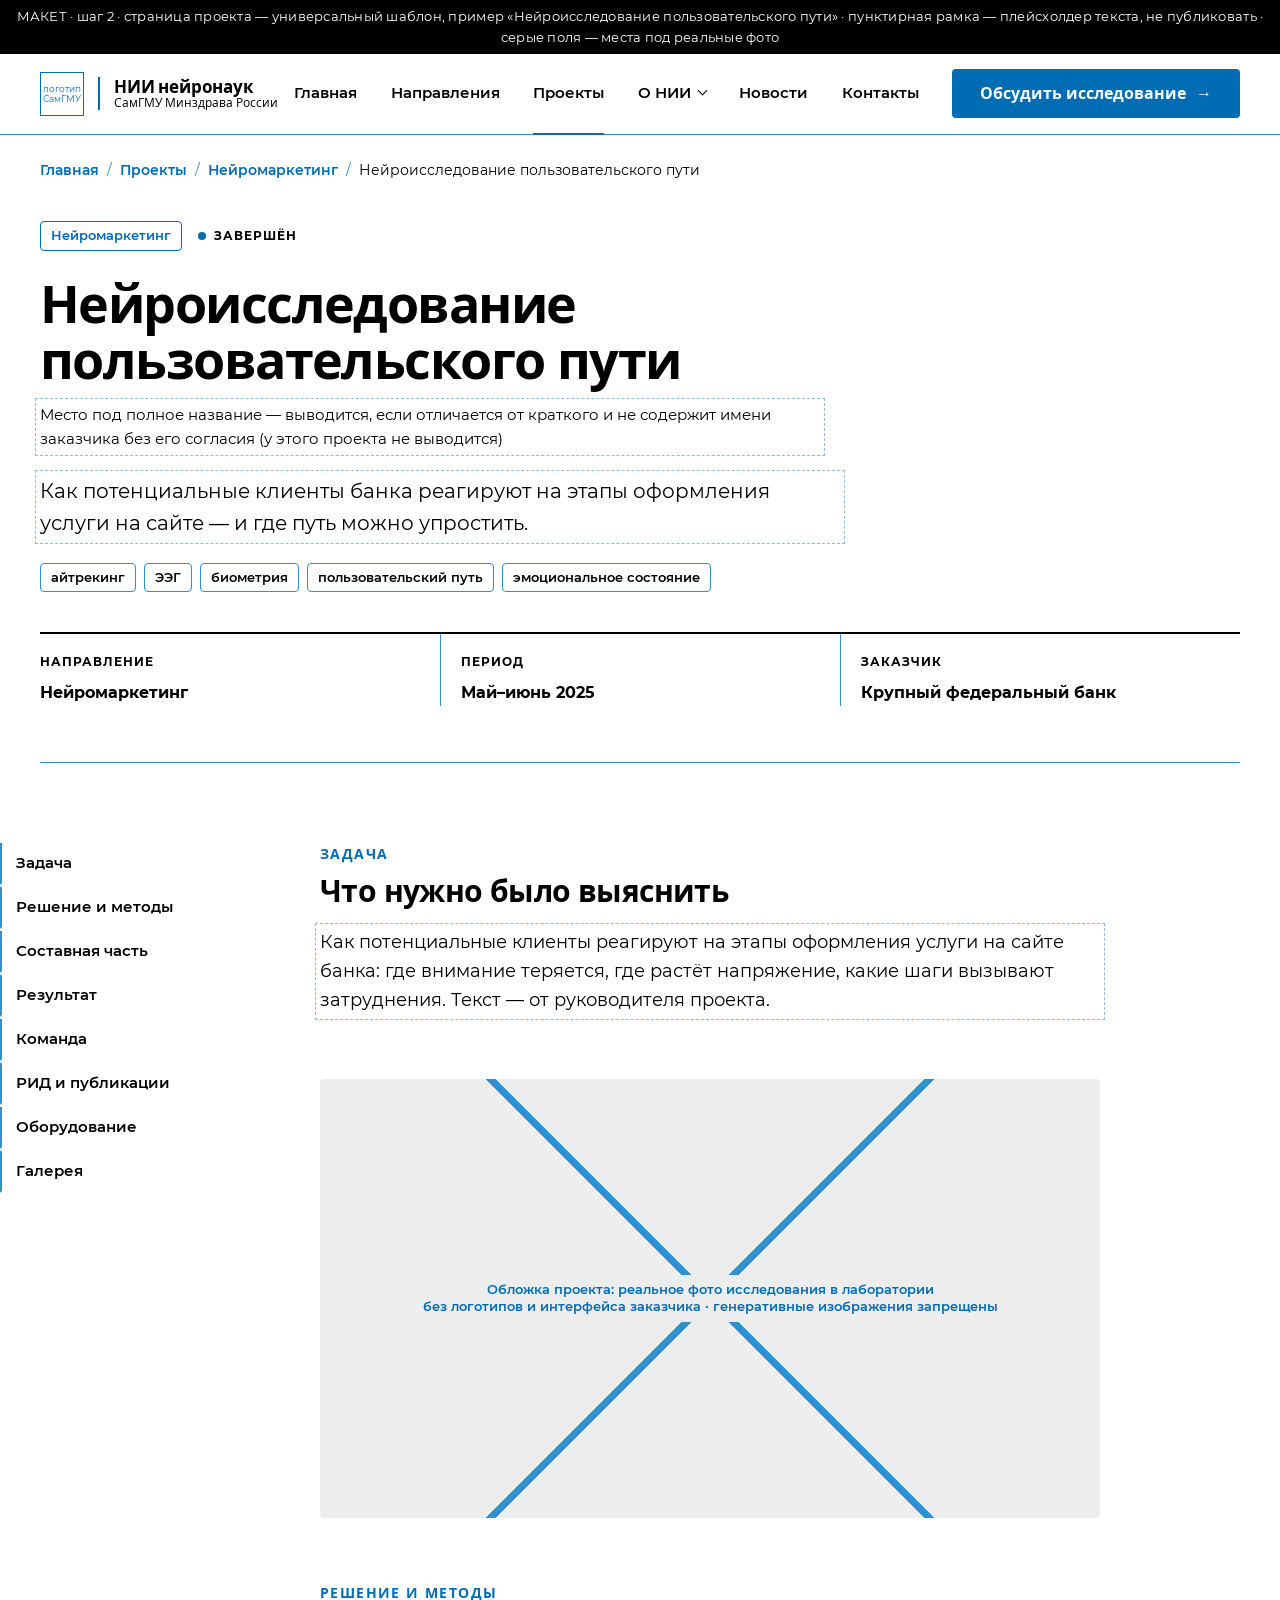
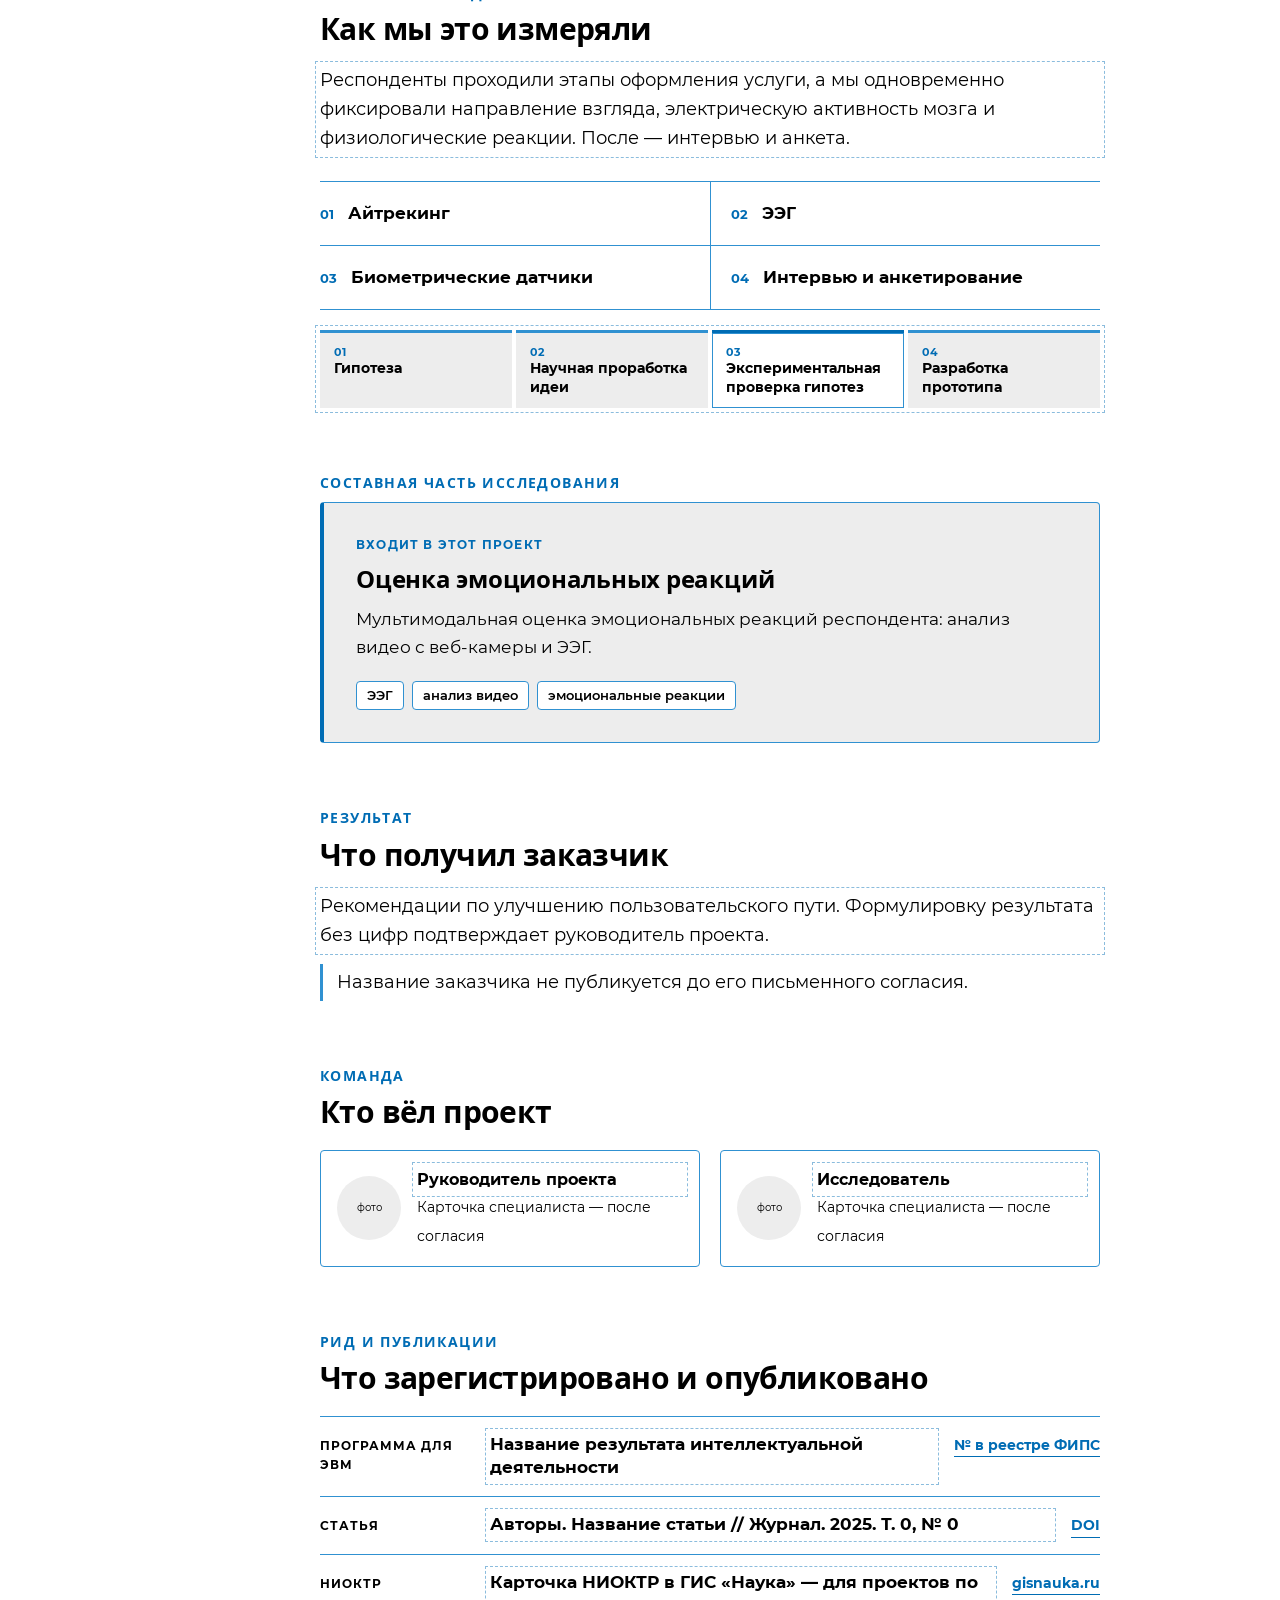
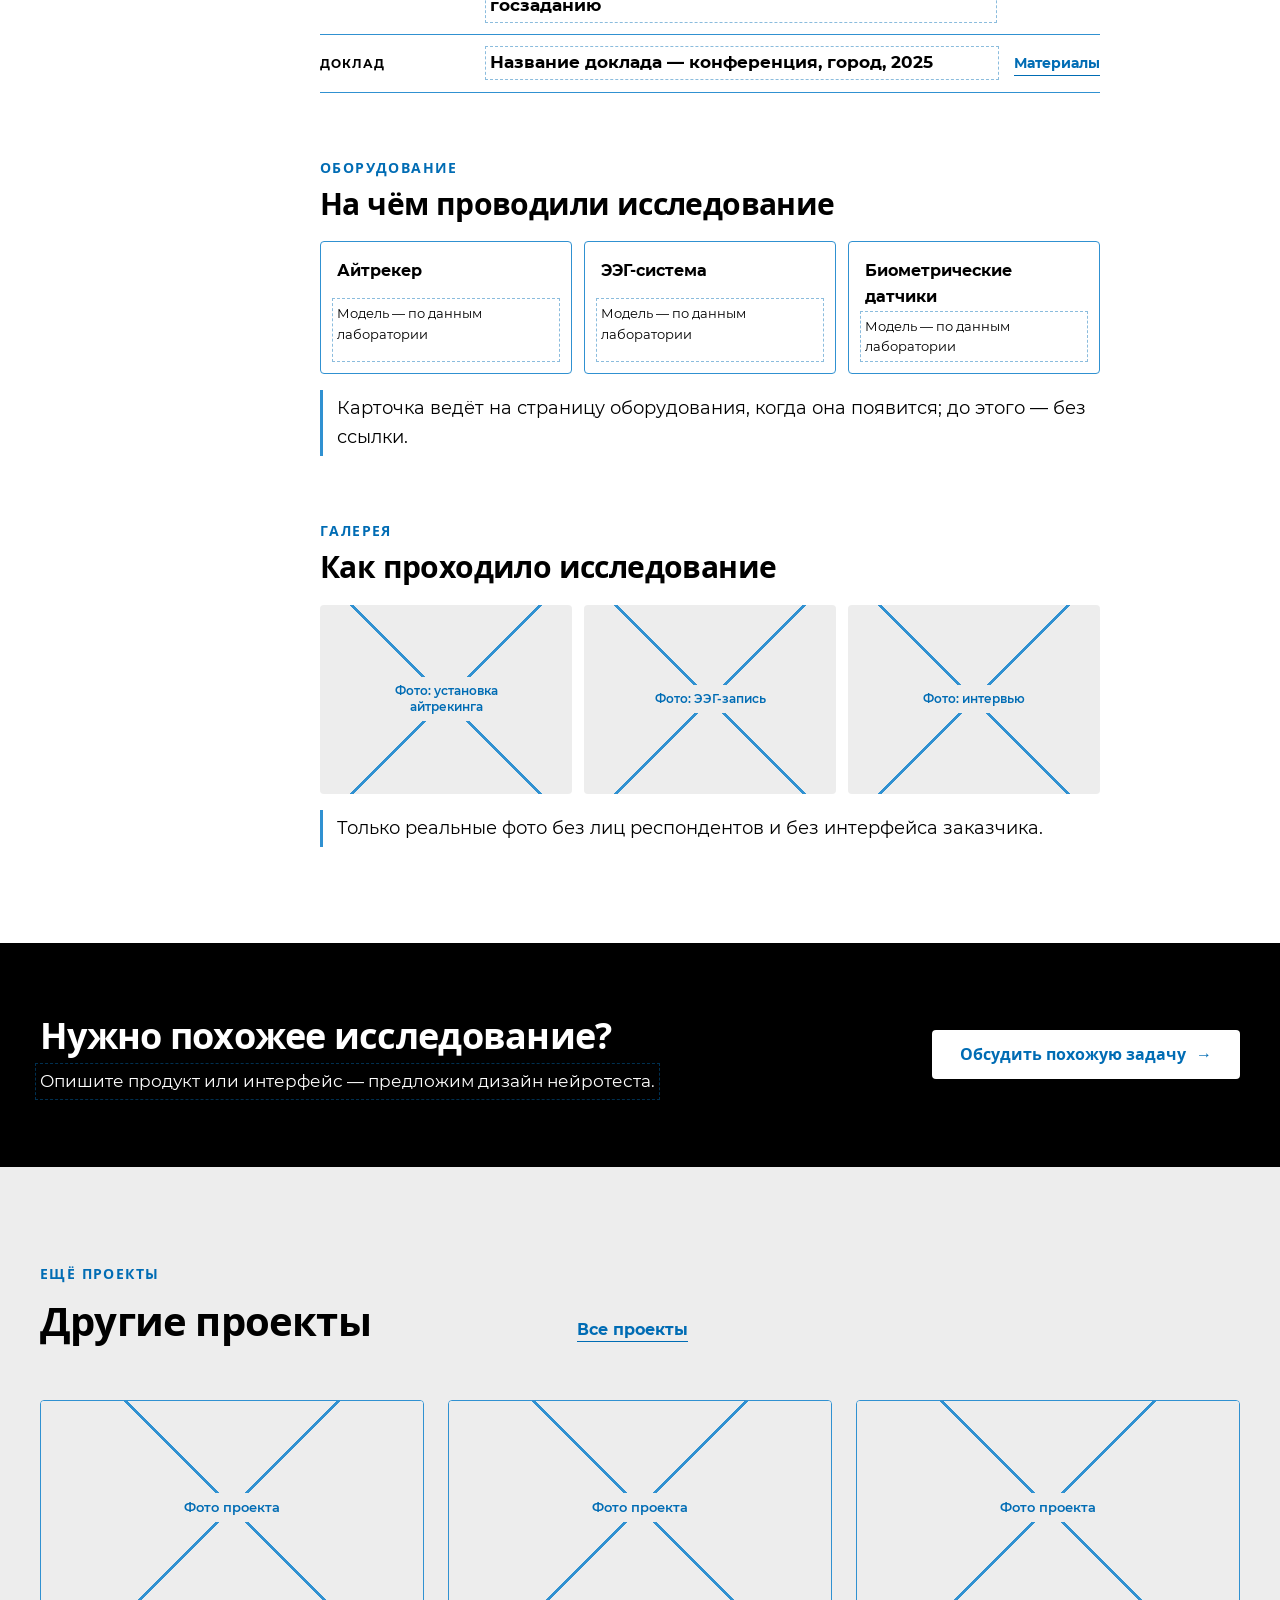
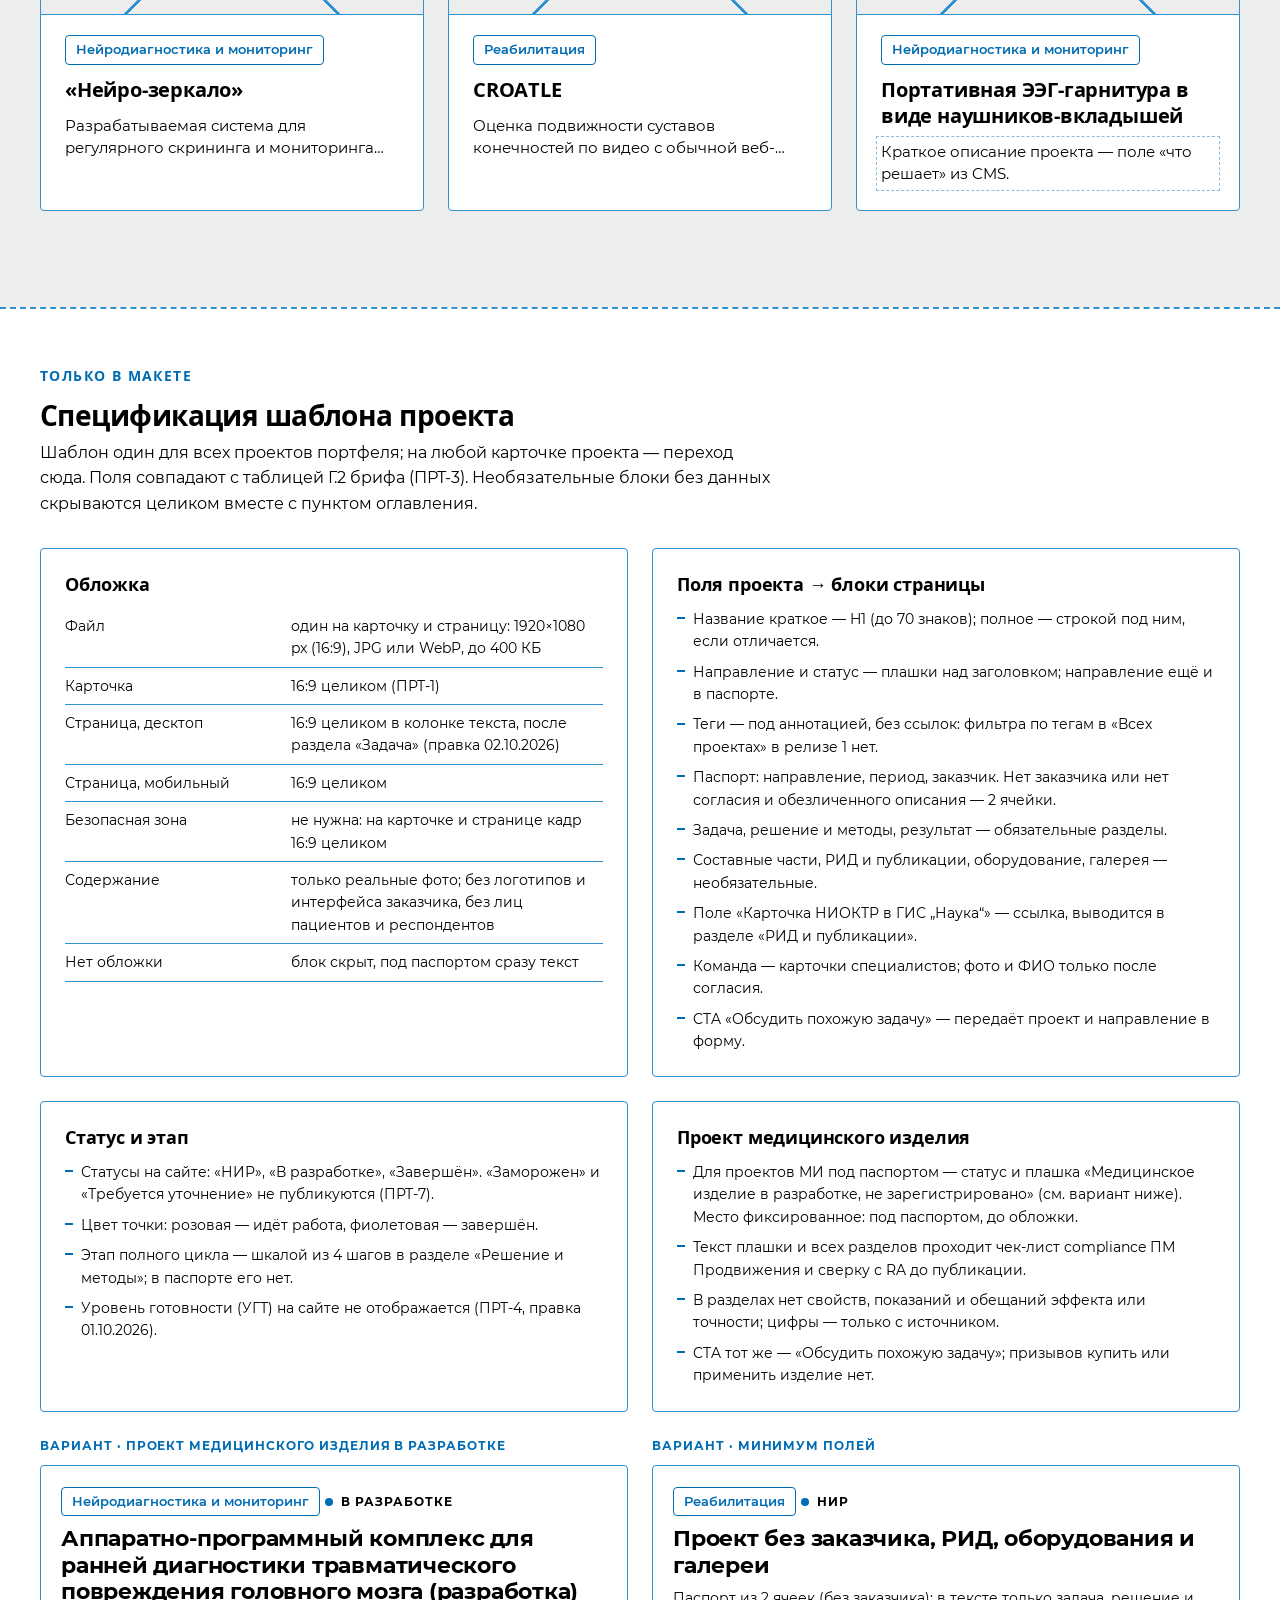
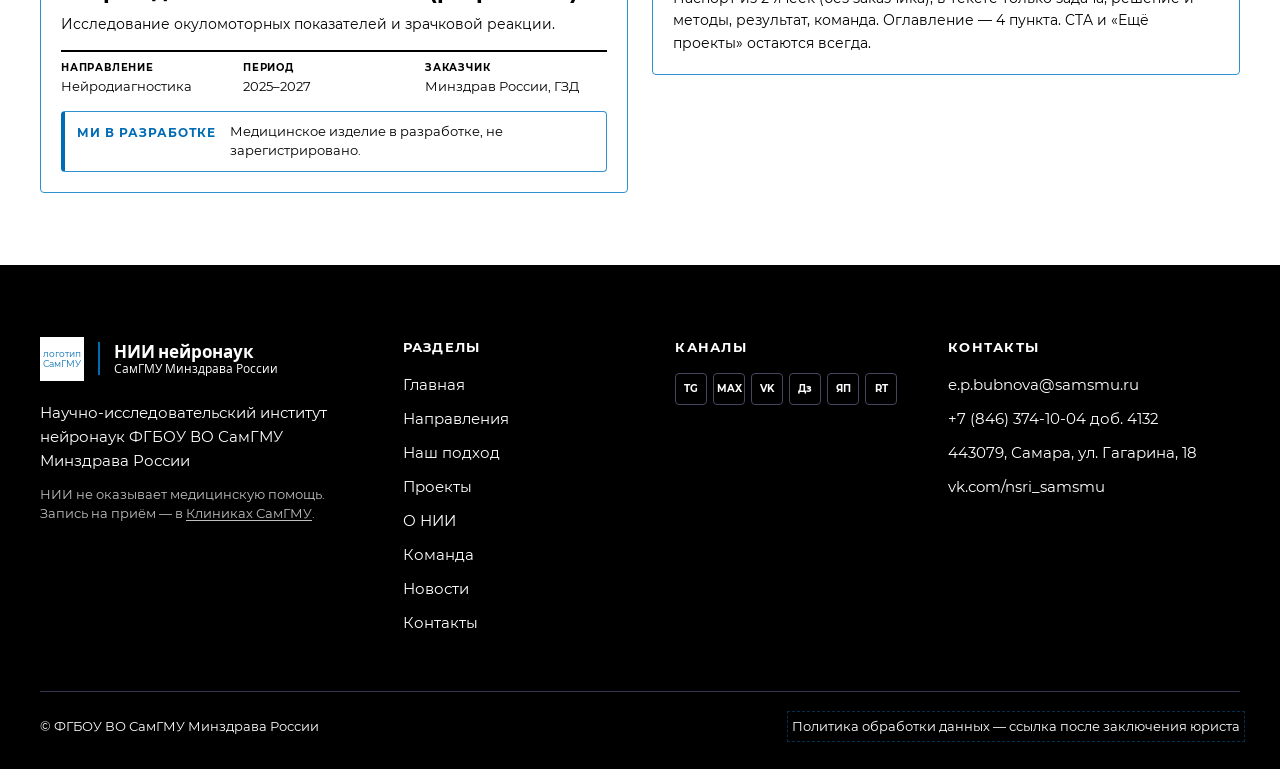
<file: 02_проект.html>
<!doctype html>
<html lang="ru">
<head>
<meta charset="utf-8">
<meta name="viewport" content="width=device-width, initial-scale=1">
<title>Страница проекта — макет сайта, вариант Б</title>
<link rel="stylesheet" href="b.css">
<style>
.crumbs { font-size: 14px; color: var(--muted); padding: 24px 0 0; }
.crumbs a { color: var(--accent); font-weight: 600; }
.crumbs i { font-style: normal; margin: 0 8px; color: var(--line); }
.phead { padding: 40px 0 56px; border-bottom: 1px solid var(--line); }
.phead .top { display: flex; gap: 16px; align-items: center; margin-bottom: 24px; }
.phead h1 { font-size: 52px; max-width: 16em; margin-bottom: 16px; }
.phead .fullname { font-size: 15px; color: var(--muted); max-width: 52em; margin-bottom: 24px; }
.phead .lead { font-size: 20px; color: var(--muted); max-width: 40em; }
.ptags { margin-top: 24px; }
.facts { display: grid; grid-template-columns: repeat(3, 1fr); border-top: 2px solid var(--text); margin-top: 40px; }
.facts div { padding: 18px 20px 0 0; }
.facts div + div { padding-left: 20px; border-left: 1px solid var(--line); }
.facts small { display: block; font-size: 12px; font-weight: 700; letter-spacing: .08em; text-transform: uppercase; color: var(--muted); margin-bottom: 6px; }
.facts b { font-size: 16px; font-weight: 700; line-height: 1.4; }
.cover { margin: 0; }
.cover .photo-ph { aspect-ratio: 16/9; border-radius: var(--r); }

.body { display: grid; grid-template-columns: 240px 1fr; gap: 80px; padding: 80px 0 96px; }
.toc { position: sticky; top: 104px; align-self: start; display: grid; gap: 2px; font-size: 15px; font-weight: 600; }
.toc a { padding: 8px 0 8px 14px; border-left: 2px solid var(--line); color: var(--muted); }
.toc a.on { border-color: var(--accent); color: var(--text); }
.art { display: grid; gap: 64px; max-width: 780px; }
.art section h2 { font-size: 30px; margin-bottom: 20px; }
.art .sec-num { margin-bottom: 8px; }
.art p { font-size: 18px; }
.art p + p { margin-top: 14px; }
.methods { display: grid; grid-template-columns: repeat(2, 1fr); border-top: 1px solid var(--line); margin-top: 28px; }
.methods div { padding: 18px 20px 18px 0; border-bottom: 1px solid var(--line); font-size: 17px; font-weight: 700; display: flex; gap: 14px; align-items: baseline; }
.methods div:nth-child(even) { padding-left: 20px; border-left: 1px solid var(--line); }
.methods span { font-size: 13px; font-weight: 700; color: var(--mark); }
.sub-part { border: 1px solid var(--line); border-left: 4px solid var(--accent); border-radius: var(--r); padding: 32px; background: var(--band); }
.sub-part .lbl { font-size: 12px; font-weight: 700; letter-spacing: .1em; text-transform: uppercase; color: var(--accent); margin-bottom: 10px; }
.sub-part h3 { font-size: 24px; margin-bottom: 12px; }
.sub-part p { font-size: 17px !important; color: var(--text); }
.sub-part .tags { margin-top: 20px; }
.cycle-bar { display: grid; grid-template-columns: repeat(4, 1fr); gap: 4px; margin-top: 20px; }
.cycle-bar div { padding: 12px 14px; font-size: 14px; font-weight: 700; line-height: 1.3; background: var(--band); color: var(--muted); border-top: 3px solid var(--line); }
.cycle-bar div.on { background: #fff; color: var(--text); border-top-color: var(--accent); box-shadow: inset 0 0 0 1px var(--line); }
.cycle-bar b { display: block; font-size: 11px; color: var(--mark); letter-spacing: .08em; }
.team { display: grid; grid-template-columns: repeat(2, 1fr); gap: 20px; }
.person { display: flex; gap: 16px; align-items: center; border: 1px solid var(--line); border-radius: var(--r); padding: 16px; }
.person .ava { width: 64px; height: 64px; border-radius: 50%; background: var(--ph); flex: none; display: grid; place-items: center; font-size: 10px; color: var(--muted); text-align: center; }
.person b { display: block; font-size: 16px; }
.person small { font-size: 14px; color: var(--muted); }
.gal { display: grid; grid-template-columns: repeat(3, 1fr); gap: 12px; }
.gal .photo-ph { border-radius: var(--r); aspect-ratio: 4/3; font-size: 12px; }
.note { font-size: 14px; color: var(--muted); border-left: 3px solid var(--line); padding: 4px 0 4px 14px; }
.rid { border-top: 1px solid var(--line); }
.rid a { display: grid; grid-template-columns: 150px 1fr auto; gap: 20px; align-items: baseline; padding: 16px 0; border-bottom: 1px solid var(--line); }
.rid small { font-size: 12px; font-weight: 700; letter-spacing: .08em; text-transform: uppercase; color: var(--muted); }
.rid b { font-size: 17px; font-weight: 700; line-height: 1.4; }
.rid span { font-size: 14px; font-weight: 700; color: var(--accent); border-bottom: 1.5px solid var(--mark); white-space: nowrap; }
.rid a:hover b { color: var(--accent); }
.equip { display: grid; grid-template-columns: repeat(3, 1fr); gap: 12px; }
.equip a { border: 1px solid var(--line); border-radius: var(--r); padding: 16px; display: grid; gap: 6px; }
.equip a:hover { border-color: var(--accent); }
.equip b { font-size: 16px; }
.equip small { font-size: 13px; color: var(--muted); }
.mi-note { display: flex; gap: 14px; align-items: flex-start; margin-top: 24px; padding: 14px 18px; border: 1px solid var(--line); border-left: 4px solid var(--mark); border-radius: var(--r); background: #fff; font-size: 15px; line-height: 1.5; max-width: 52em; }
.mi-note b { white-space: nowrap; font-size: 12px; font-weight: 700; letter-spacing: .08em; text-transform: uppercase; color: var(--mark); padding-top: 2px; }

.spec { padding: 56px 0 72px; border-top: 2px dashed var(--line); }
.spec h2 { font-size: 28px; margin-bottom: 8px; }
.spec > .wrap > p { color: var(--muted); font-size: 16px; margin-bottom: 32px; max-width: 46em; }
.spec-grid { display: grid; grid-template-columns: repeat(2, 1fr); gap: 24px; }
.spec-card { border: 1px solid var(--line); border-radius: var(--r); padding: 24px; background: #fff; }
.spec-card h3 { font-size: 18px; margin-bottom: 12px; }
.spec-card table { width: 100%; border-collapse: collapse; font-size: 14px; }
.spec-card td { padding: 7px 0; border-bottom: 1px solid var(--line); vertical-align: top; }
.spec-card td:first-child { color: var(--muted); width: 42%; padding-right: 12px; }
.spec-card ul { list-style: none; display: grid; gap: 8px; font-size: 14px; }
.spec-card li { padding-left: 16px; position: relative; }
.spec-card li::before { content: ""; position: absolute; left: 0; top: .65em; width: 8px; height: 2px; background: var(--mark); }
.st-demo { display: grid; grid-template-columns: repeat(2, 1fr); gap: 24px; margin-top: 24px; }
.st-demo .lbl { font-size: 12px; font-weight: 700; letter-spacing: .08em; text-transform: uppercase; color: var(--mark); margin-bottom: 10px; }
.mini { border: 1px solid var(--line); border-radius: var(--r); padding: 20px; background: #fff; }
.mini h4 { font-size: 22px; font-weight: 700; line-height: 1.2; letter-spacing: -.01em; margin: 10px 0 8px; }
.mini p { font-size: 14px; color: var(--muted); }
.mini .mf { display: grid; grid-template-columns: repeat(3, 1fr); border-top: 2px solid var(--text); margin-top: 14px; font-size: 13px; }
.mini .mf div { padding: 8px 8px 0 0; }
.mini .mf small { display: block; font-size: 10px; font-weight: 700; letter-spacing: .08em; text-transform: uppercase; color: var(--muted); }
.mini .mi-note { font-size: 13px; padding: 10px 12px; margin-top: 14px; }

.cta-band { background: var(--text); color: #fff; padding: 72px 0; }
.cta-band .in { display: flex; justify-content: space-between; align-items: center; gap: 48px; }
.cta-band h2 { color: #fff; font-size: 36px; }
.cta-band p { color: var(--foot-text); margin-top: 12px; font-size: 17px; }
.cta-band .btn { background: #fff; color: var(--accent); }
.cta-band .btn:hover { background: var(--band); }
.more { display: grid; grid-template-columns: repeat(3, 1fr); gap: 24px; }

@media (max-width: 767px) {
  .crumbs { font-size: 13px; padding-top: 16px; }
  .phead { padding: 24px 0 36px; }
  .phead .top { flex-wrap: wrap; gap: 10px; margin-bottom: 16px; }
  .phead h1 { font-size: 30px; margin-bottom: 16px; }
  .phead .lead { font-size: 17px; }
  .facts { grid-template-columns: 1fr 1fr; margin-top: 32px; }
  .facts div, .facts div + div { padding: 14px 12px 14px 0; border-left: 0; border-bottom: 1px solid var(--line); }
  .facts div:nth-child(even) { padding-left: 12px; border-left: 1px solid var(--line); }
  .phead .fullname { font-size: 14px; margin-bottom: 16px; }
  .ptags { margin-top: 18px; }
  .rid a { grid-template-columns: 1fr; gap: 6px; }
  .rid b { font-size: 16px; }
  .rid span { justify-self: start; }
  .equip { grid-template-columns: 1fr; }
  .mi-note { flex-direction: column; gap: 6px; font-size: 14px; }
  .spec { padding: 36px 0 48px; }
  .spec-grid, .st-demo { grid-template-columns: 1fr; }
  .spec-card { padding: 18px; }
  .cover .photo-ph { aspect-ratio: 16/9; }
  .body { grid-template-columns: 1fr; gap: 0; padding: 48px 0 56px; }
  .toc { display: none; }
  .art { gap: 44px; }
  .art section h2 { font-size: 24px; margin-bottom: 14px; }
  .art p { font-size: 16px; }
  .methods { grid-template-columns: 1fr; }
  .methods div, .methods div:nth-child(even) { padding: 14px 0; border-left: 0; font-size: 16px; }
  .sub-part { padding: 20px; }
  .sub-part h3 { font-size: 20px; }
  .sub-part p { font-size: 16px !important; }
  .cycle-bar { grid-template-columns: 1fr 1fr; }
  .team { grid-template-columns: 1fr; }
  .gal { grid-template-columns: 1fr 1fr; }
  .cta-band { padding: 48px 0; }
  .cta-band .in { flex-direction: column; align-items: stretch; gap: 24px; }
  .cta-band h2 { font-size: 26px; }
  .more { grid-template-columns: 1fr; gap: 16px; }
}
</style>
</head>
<body>
<a class="skip" href="#main">Перейти к содержанию</a>
<div class="mock">МАКЕТ · шаг 2 · страница проекта — универсальный шаблон, пример «Нейроисследование пользовательского пути» · пунктирная рамка — плейсхолдер текста, не публиковать · серые поля — места под реальные фото</div>

<header>
  <div class="wrap hd">
    <a class="logo" href="01_главная.html"><span class="logo-samsmu">логотип<br>СамГМУ</span><span class="logo-name">НИИ нейронаук<small>СамГМУ Минздрава России</small></span></a>
    <nav id="menu" aria-label="Главное меню"><a href="01_главная.html">Главная</a><a href="01_главная.html#napravleniya">Направления</a><a href="06_проекты.html" class="on" aria-current="page">Проекты</a><div class="has-sub"><a href="01_главная.html#o-nii" class="sub-t">О НИИ</a><div class="nav-sub" aria-label="О НИИ"><a href="01_главная.html#o-centre">Наш подход</a><a href="01_главная.html#o-nii">История НИИ</a><a href="11_команда.html">Команда</a></div></div><a href="10_новости.html">Новости</a><a href="#kontakty">Контакты</a><a class="btn nav-cta" href="01_главная.html#obsudit-nir">Обсудить исследование</a></nav>
    <div class="hd-right">
      <div class="chs"><span class="chi">TG</span><span class="chi">MAX</span><a class="chi" href="https://vk.com/nsri_samsmu" target="_blank" rel="noopener">VK</a><span class="chi">Дз</span></div>
      <a class="btn btn-hd" href="01_главная.html#obsudit-nir">Обсудить</a>
      <button class="burger" type="button" aria-label="Открыть меню" aria-controls="menu" aria-expanded="false"><i></i></button>
    </div>
  </div>
</header>

<main id="main">
  <div class="wrap">
    <div class="crumbs"><a href="01_главная.html">Главная</a><i>/</i><a href="06_проекты.html">Проекты</a><i>/</i><a href="06_проекты.html#neiromarketing">Нейромаркетинг</a><i>/</i><span>Нейроисследование пользовательского пути</span></div>
    <div class="phead">
      <div class="top"><span class="tag dir">Нейромаркетинг</span><span class="status done">Завершён</span></div>
      <h1>Нейроисследование пользовательского пути</h1>
      <p class="fullname ph">Место под полное название — выводится, если отличается от краткого и не содержит имени заказчика без его согласия (у этого проекта не выводится)</p>
      <p class="lead ph">Как потенциальные клиенты банка реагируют на этапы оформления услуги на сайте — и где путь можно упростить.</p>
      <div class="tags ptags"><span class="tag">айтрекинг</span><span class="tag">ЭЭГ</span><span class="tag">биометрия</span><span class="tag">пользовательский путь</span><span class="tag">эмоциональное состояние</span></div>
      <div class="facts">
        <div><small>Направление</small><b>Нейромаркетинг</b></div>
        <div><small>Период</small><b>Май–июнь 2025</b></div>
        <div><small>Заказчик</small><b>Крупный федеральный банк</b></div>
      </div>
    </div>
  </div>

  <div class="wrap body">
    <nav class="toc" aria-label="Разделы страницы">
      <a class="on" href="#zadacha">Задача</a><a href="#metody">Решение и методы</a><a href="#sostavnaya-chast">Составная часть</a><a href="#rezultat">Результат</a><a href="#komanda">Команда</a><a href="#rid">РИД и публикации</a><a href="#oborudovanie">Оборудование</a><a href="#galereya">Галерея</a>
    </nav>
    <div class="art">
      <details class="toc-m"><summary>Содержание страницы</summary><nav aria-label="Разделы страницы"><a href="#zadacha">Задача</a><a href="#metody">Решение и методы</a><a href="#sostavnaya-chast">Составная часть</a><a href="#rezultat">Результат</a><a href="#komanda">Команда</a><a href="#rid">РИД и публикации</a><a href="#oborudovanie">Оборудование</a><a href="#galereya">Галерея</a></nav></details>
      <section id="zadacha">
        <div class="sec-num">Задача</div>
        <h2>Что нужно было выяснить</h2>
        <p class="ph">Как потенциальные клиенты реагируют на этапы оформления услуги на сайте банка: где внимание теряется, где растёт напряжение, какие шаги вызывают затруднения. Текст — от руководителя проекта.</p>
      </section>
      <div class="cover"><div class="photo-ph"><span>Обложка проекта: реальное фото исследования в лаборатории<br>без логотипов и интерфейса заказчика · генеративные изображения запрещены</span></div></div>

      <section id="metody">
        <div class="sec-num">Решение и методы</div>
        <h2>Как мы это измеряли</h2>
        <p class="ph">Респонденты проходили этапы оформления услуги, а мы одновременно фиксировали направление взгляда, электрическую активность мозга и физиологические реакции. После — интервью и анкета.</p>
        <div class="methods">
          <div><span>01</span>Айтрекинг</div>
          <div><span>02</span>ЭЭГ</div>
          <div><span>03</span>Биометрические датчики</div>
          <div><span>04</span>Интервью и анкетирование</div>
        </div>
        <div class="cycle-bar ph" aria-label="Этап полного цикла">
          <div><b>01</b>Гипотеза</div><div><b>02</b>Научная проработка идеи</div><div class="on"><b>03</b>Экспериментальная проверка гипотез</div><div><b>04</b>Разработка прототипа</div>
        </div>
      </section>

      <section id="sostavnaya-chast">
        <div class="sec-num">Составная часть исследования</div>
        <div class="sub-part">
          <div class="lbl">Входит в этот проект</div>
          <h3>Оценка эмоциональных реакций</h3>
          <p>Мультимодальная оценка эмоциональных реакций респондента: анализ видео с веб-камеры и ЭЭГ.</p>
          <div class="tags"><span class="tag">ЭЭГ</span><span class="tag">анализ видео</span><span class="tag">эмоциональные реакции</span></div>
        </div>
      </section>

      <section id="rezultat">
        <div class="sec-num">Результат</div>
        <h2>Что получил заказчик</h2>
        <p class="ph">Рекомендации по улучшению пользовательского пути. Формулировку результата без цифр подтверждает руководитель проекта.</p>
        <p class="note">Название заказчика не публикуется до его письменного согласия.</p>
      </section>

      <section id="komanda">
        <div class="sec-num">Команда</div>
        <h2>Кто вёл проект</h2>
        <div class="team">
          <div class="person"><span class="ava">фото</span><div><b class="ph">Руководитель проекта</b><small>Карточка специалиста — после согласия</small></div></div>
          <div class="person"><span class="ava">фото</span><div><b class="ph">Исследователь</b><small>Карточка специалиста — после согласия</small></div></div>
        </div>
      </section>

      <section id="rid">
        <div class="sec-num">РИД и публикации</div>
        <h2>Что зарегистрировано и опубликовано</h2>
        <div class="rid">
          <a href="#"><small>Программа для ЭВМ</small><b class="ph">Название результата интеллектуальной деятельности</b><span>№ в реестре ФИПС</span></a>
          <a href="#"><small>Статья</small><b class="ph">Авторы. Название статьи // Журнал. 2025. Т. 0, № 0</b><span>DOI</span></a>
          <a href="https://gisnauka.ru/" target="_blank" rel="noopener"><small>НИОКТР</small><b class="ph">Карточка НИОКТР в ГИС «Наука» — для проектов по госзаданию</b><span>gisnauka.ru</span></a>
          <a href="#"><small>Доклад</small><b class="ph">Название доклада — конференция, город, 2025</b><span>Материалы</span></a>
        </div>
      </section>

      <section id="oborudovanie">
        <div class="sec-num">Оборудование</div>
        <h2>На чём проводили исследование</h2>
        <div class="equip">
          <a href="#"><b>Айтрекер</b><small class="ph">Модель — по данным лаборатории</small></a>
          <a href="#"><b>ЭЭГ-система</b><small class="ph">Модель — по данным лаборатории</small></a>
          <a href="#"><b>Биометрические датчики</b><small class="ph">Модель — по данным лаборатории</small></a>
        </div>
        <p class="note" style="margin-top:16px">Карточка ведёт на страницу оборудования, когда она появится; до этого — без ссылки.</p>
      </section>

      <section id="galereya">
        <div class="sec-num">Галерея</div>
        <h2>Как проходило исследование</h2>
        <div class="gal">
          <div class="photo-ph"><span>Фото: установка айтрекинга</span></div>
          <div class="photo-ph"><span>Фото: ЭЭГ-запись</span></div>
          <div class="photo-ph"><span>Фото: интервью</span></div>
        </div>
        <p class="note" style="margin-top:16px">Только реальные фото без лиц респондентов и без интерфейса заказчика.</p>
      </section>
    </div>
  </div>

  <section class="cta-band">
    <div class="wrap in">
      <div><h2>Нужно похожее исследование?</h2><p class="ph">Опишите продукт или интерфейс — предложим дизайн нейротеста.</p></div>
      <a class="btn" href="01_главная.html?project=neiroissledovanie-polzovatelskogo-puti&amp;direction=neiromarketing#obsudit-nir">Обсудить похожую задачу</a>
    </div>
  </section>

  <section class="block band">
    <div class="wrap">
      <div class="sec-head"><div><div class="sec-num">Ещё проекты</div><h2>Другие проекты</h2></div><div class="sec-foot" style="margin:0"><a class="link" href="06_проекты.html">Все проекты</a></div></div>
      <div class="more">
        <a class="pcard" href="13_проект_Нейро-зеркало.html"><div class="pc-media"><div class="photo-ph"><span>Фото проекта</span></div><div class="nc-sum"><p>Разрабатываемая система для регулярного скрининга и мониторинга когнитивного состояния людей 60 лет и старше и подбора когнитивных тренировок. Диагноз не ставит: результаты интерпретирует специалист.</p><span class="more-b">Подробнее</span></div></div><div class="pcard-b"><span class="tag dir">Нейродиагностика и мониторинг</span><h3>«Нейро-зеркало»</h3><p class="nc-lead">Разрабатываемая система для регулярного скрининга и мониторинга когнитивного состояния людей 60 лет и старше и подбора когнитивных тренировок. Диагноз не ставит: результаты интерпретирует специалист.</p></div></a>
        <a class="pcard" href="14_проект_CROATLE.html"><div class="pc-media"><div class="photo-ph"><span>Фото проекта</span></div><div class="nc-sum"><p>Оценка подвижности суставов конечностей по видео с обычной веб-камеры: компьютерное зрение измеряет углы и амплитуду движений при стандартизированных упражнениях и показывает динамику восстановления. Исследовательский прототип.</p><span class="more-b">Подробнее</span></div></div><div class="pcard-b"><span class="tag dir">Реабилитация</span><h3>CROATLE</h3><p class="nc-lead">Оценка подвижности суставов конечностей по видео с обычной веб-камеры: компьютерное зрение измеряет углы и амплитуду движений при стандартизированных упражнениях и показывает динамику восстановления. Исследовательский прототип.</p></div></a>
        <a class="pcard" href="02_проект.html"><div class="pc-media"><div class="photo-ph"><span>Фото проекта</span></div><div class="nc-sum"><p class="ph">Краткое описание проекта — поле «что решает» из CMS, до 250 знаков.</p><span class="more-b">Подробнее</span></div></div><div class="pcard-b"><span class="tag dir">Нейродиагностика и мониторинг</span><h3>Портативная ЭЭГ-гарнитура в виде наушников-вкладышей</h3><p class="nc-lead ph">Краткое описание проекта — поле «что решает» из CMS.</p></div></a>
      </div>
    </div>
  </section>

  <!-- Спецификация шаблона: только для макета -->
  <section class="spec" aria-label="Спецификация шаблона для разработчика">
    <div class="wrap">
      <div class="sec-num">Только в макете</div>
      <h2>Спецификация шаблона проекта</h2>
      <p>Шаблон один для всех проектов портфеля; на любой карточке проекта — переход сюда. Поля совпадают с таблицей Г.2 брифа (ПРТ-3). Необязательные блоки без данных скрываются целиком вместе с пунктом оглавления.</p>
      <div class="spec-grid">
        <div class="spec-card">
          <h3>Обложка</h3>
          <table>
            <tr><td>Файл</td><td>один на карточку и страницу: 1920×1080 px (16:9), JPG или WebP, до 400 КБ</td></tr>
            <tr><td>Карточка</td><td>16:9 целиком (ПРТ-1)</td></tr>
            <tr><td>Страница, десктоп</td><td>16:9 целиком в колонке текста, после раздела «Задача» (правка 02.10.2026)</td></tr>
            <tr><td>Страница, мобильный</td><td>16:9 целиком</td></tr>
            <tr><td>Безопасная зона</td><td>не нужна: на карточке и странице кадр 16:9 целиком</td></tr>
            <tr><td>Содержание</td><td>только реальные фото; без логотипов и интерфейса заказчика, без лиц пациентов и респондентов</td></tr>
            <tr><td>Нет обложки</td><td>блок скрыт, под паспортом сразу текст</td></tr>
          </table>
        </div>
        <div class="spec-card">
          <h3>Поля проекта → блоки страницы</h3>
          <ul>
            <li>Название краткое — H1 (до 70 знаков); полное — строкой под ним, если отличается.</li>
            <li>Направление и статус — плашки над заголовком; направление ещё и в паспорте.</li>
            <li>Теги — под аннотацией, без ссылок: фильтра по тегам в «Всех проектах» в релизе 1 нет.</li>
            <li>Паспорт: направление, период, заказчик. Нет заказчика или нет согласия и обезличенного описания — 2 ячейки.</li>
            <li>Задача, решение и методы, результат — обязательные разделы.</li>
            <li>Составные части, РИД и публикации, оборудование, галерея — необязательные.</li>
            <li>Поле «Карточка НИОКТР в ГИС „Наука“» — ссылка, выводится в разделе «РИД и публикации».</li>
            <li>Команда — карточки специалистов; фото и ФИО только после согласия.</li>
            <li>CTA «Обсудить похожую задачу» — передаёт проект и направление в форму.</li>
          </ul>
        </div>
        <div class="spec-card">
          <h3>Статус и этап</h3>
          <ul>
            <li>Статусы на сайте: «НИР», «В разработке», «Завершён». «Заморожен» и «Требуется уточнение» не публикуются (ПРТ-7).</li>
            <li>Цвет точки: розовая — идёт работа, фиолетовая — завершён.</li>
            <li>Этап полного цикла — шкалой из 4 шагов в разделе «Решение и методы»; в паспорте его нет.</li>
            <li>Уровень готовности (УГТ) на сайте не отображается (ПРТ-4, правка 01.10.2026).</li>
          </ul>
        </div>
        <div class="spec-card">
          <h3>Проект медицинского изделия</h3>
          <ul>
            <li>Для проектов МИ под паспортом — статус и плашка «Медицинское изделие в разработке, не зарегистрировано» (см. вариант ниже). Место фиксированное: под паспортом, до обложки.</li>
            <li>Текст плашки и всех разделов проходит чек-лист compliance ПМ Продвижения и сверку с RA до публикации.</li>
            <li>В разделах нет свойств, показаний и обещаний эффекта или точности; цифры — только с источником.</li>
            <li>CTA тот же — «Обсудить похожую задачу»; призывов купить или применить изделие нет.</li>
          </ul>
        </div>
      </div>

      <div class="st-demo">
        <div>
          <div class="lbl">Вариант · проект медицинского изделия в разработке</div>
          <div class="mini">
            <span class="tag dir">Нейродиагностика и мониторинг</span> <span class="status">В разработке</span>
            <h4>Аппаратно-программный комплекс для ранней диагностики травматического повреждения головного мозга (разработка)</h4>
            <p>Исследование окуломоторных показателей и зрачковой реакции.</p>
            <div class="mf"><div><small>Направление</small>Нейродиагностика</div><div><small>Период</small>2025–2027</div><div><small>Заказчик</small>Минздрав России, ГЗД</div></div>
            <div class="mi-note"><b>МИ в разработке</b><span>Медицинское изделие в разработке, не зарегистрировано.</span></div>
          </div>
        </div>
        <div>
          <div class="lbl">Вариант · минимум полей</div>
          <div class="mini">
            <span class="tag dir">Реабилитация</span> <span class="status">НИР</span>
            <h4>Проект без заказчика, РИД, оборудования и галереи</h4>
            <p>Паспорт из 2 ячеек (без заказчика); в тексте только задача, решение и методы, результат, команда. Оглавление — 4 пункта. CTA и «Ещё проекты» остаются всегда.</p>
          </div>
        </div>
      </div>
    </div>
  </section>
</main>

<footer id="kontakty">
  <div class="wrap">
    <div class="ft">
      <div>
        <a class="logo" href="01_главная.html"><span class="logo-samsmu">логотип<br>СамГМУ</span><span class="logo-name">НИИ нейронаук<small>СамГМУ Минздрава России</small></span></a>
        <p style="margin-top:20px">Научно-исследовательский институт нейронаук ФГБОУ ВО СамГМУ Минздрава России</p><p class="ft-note">НИИ не оказывает медицинскую помощь. Запись на приём — в <a href="https://clinica.samsmu.ru/" target="_blank" rel="noopener">Клиниках СамГМУ</a>.</p>
      </div>
      <div><h4>Разделы</h4><ul><li><a href="01_главная.html">Главная</a></li><li><a href="01_главная.html#napravleniya">Направления</a></li><li><a href="01_главная.html#o-centre">Наш подход</a></li><li><a href="01_главная.html#proekty">Проекты</a></li><li><a href="01_главная.html#o-nii">О НИИ</a></li><li><a href="11_команда.html">Команда</a></li><li><a href="10_новости.html">Новости</a></li><li><a href="#kontakty">Контакты</a></li></ul></div>
      <div><h4>Каналы</h4><div class="chs" style="flex-wrap:wrap"><span class="chi">TG</span><span class="chi">MAX</span><a class="chi" href="https://vk.com/nsri_samsmu" target="_blank" rel="noopener">VK</a><span class="chi">Дз</span><span class="chi">ЯП</span><span class="chi">RT</span></div></div>
      <div><h4>Контакты</h4><ul><li>e.p.bubnova@samsmu.ru</li><li>+7 (846) 374-10-04 доб. 4132</li><li>443079, Самара, ул. Гагарина, 18</li><li><a href="https://vk.com/nsri_samsmu" target="_blank" rel="noopener">vk.com/nsri_samsmu</a></li></ul></div>
    </div>
    <div class="ft-bottom"><span>© ФГБОУ ВО СамГМУ Минздрава России</span><span class="ph">Политика обработки данных — ссылка после заключения юриста</span></div>
  </div>
</footer>
<script src="nav.js"></script>
</body>
</html>
</file>
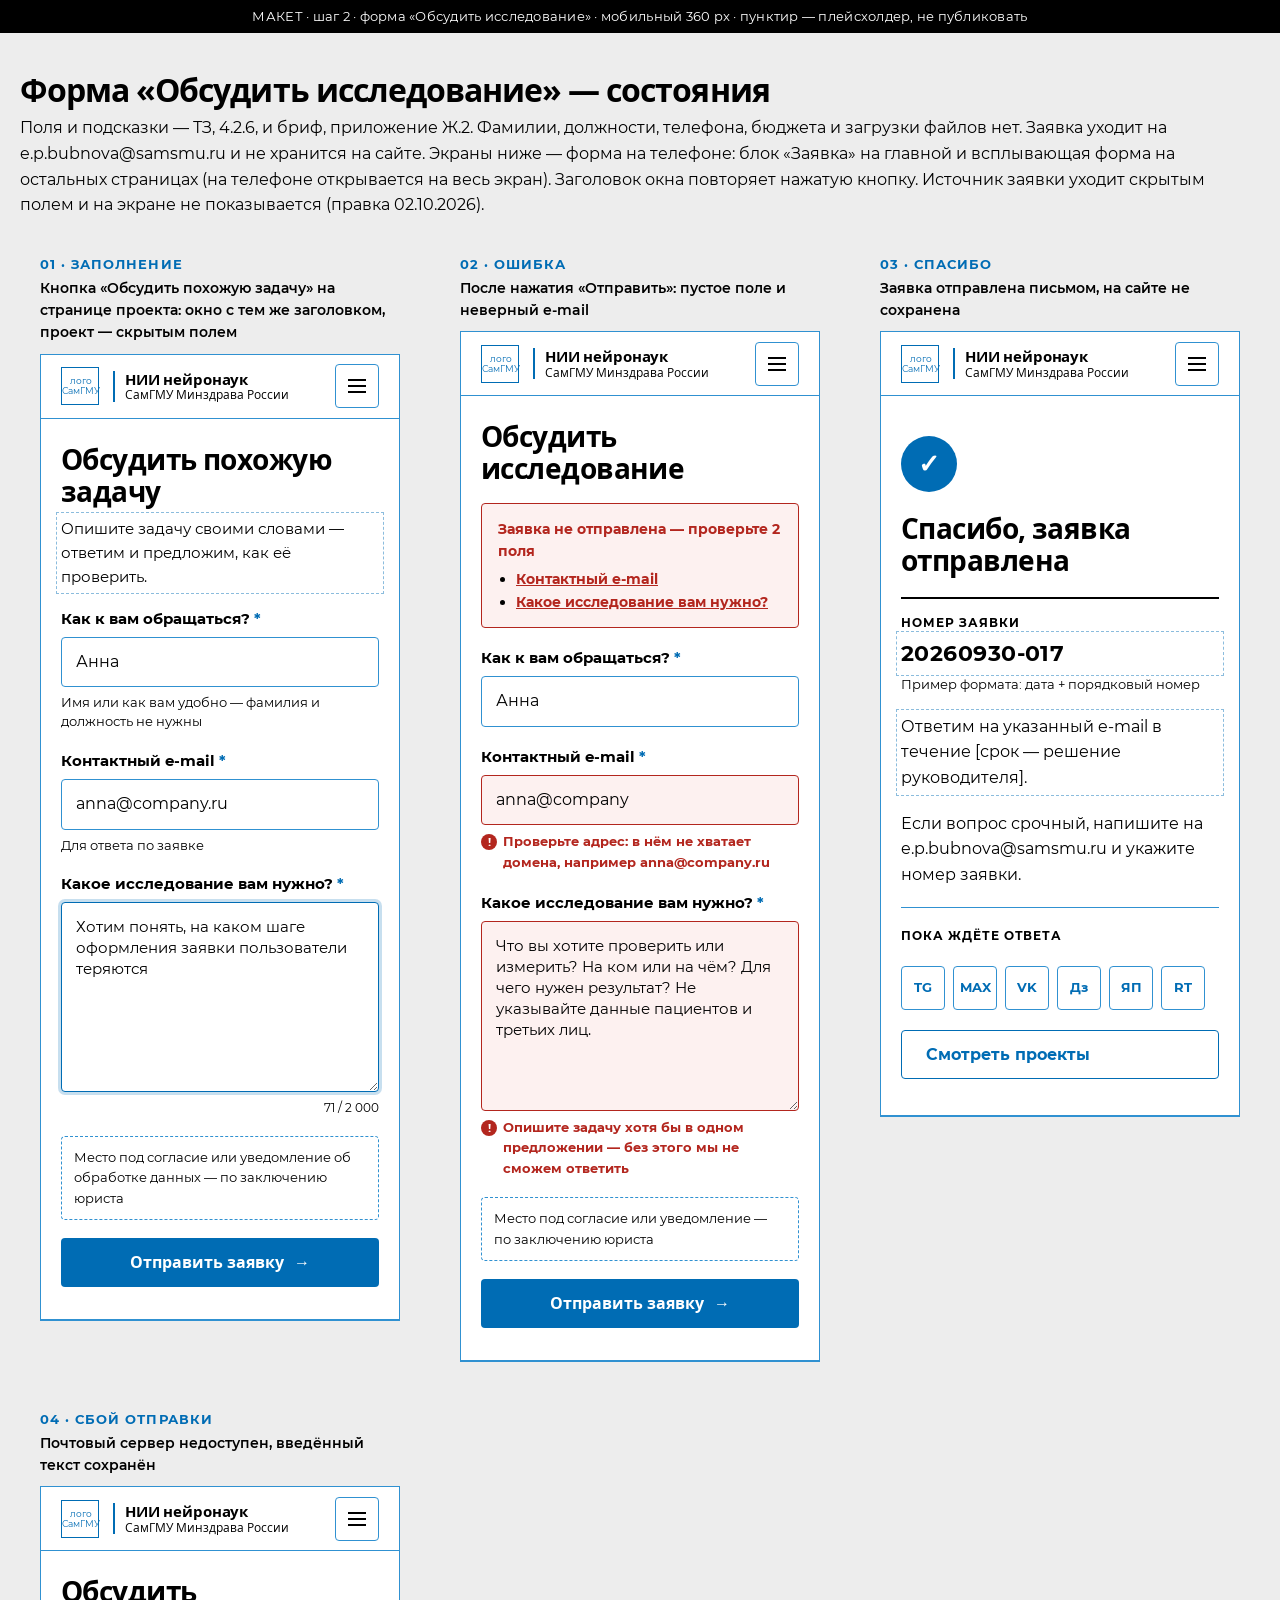
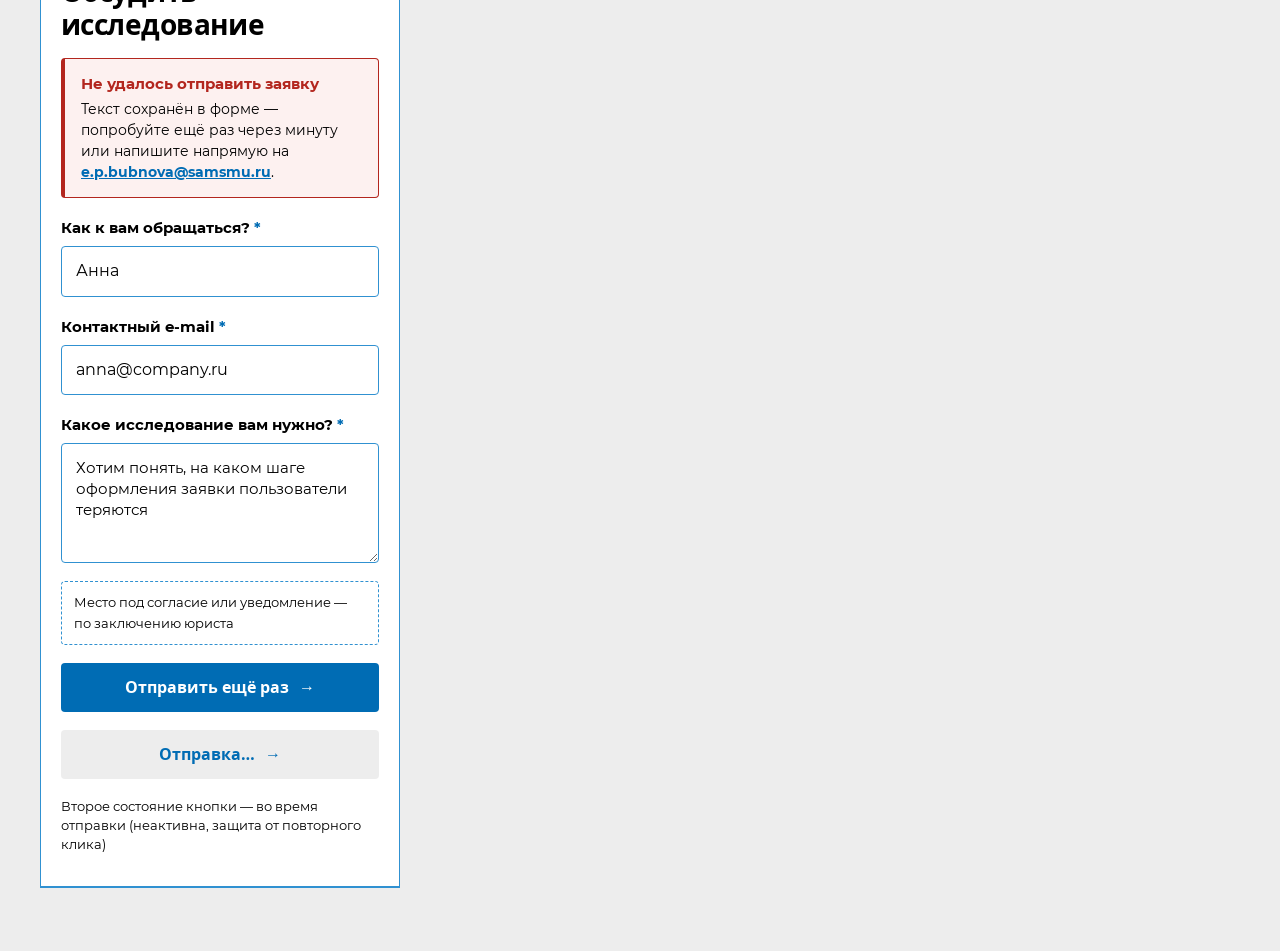
<file: 03_форма_состояния.html>
<!doctype html>
<html lang="ru">
<head>
<meta charset="utf-8">
<meta name="viewport" content="width=device-width, initial-scale=1">
<title>Форма «Обсудить исследование» — состояния, мобильный 360 px</title>
<link rel="stylesheet" href="b.css">
<style>
body { background: var(--band); font-size: 16px; }
.board { max-width: 1400px; margin: 0 auto; padding: 40px 20px 64px; }
.board > h1 { font-size: 32px; margin-bottom: 8px; }
.board > p { color: var(--muted); margin-bottom: 36px; }
.frames { display: grid; grid-template-columns: repeat(3, 360px); gap: 48px 60px; justify-content: center; align-items: start; }
.cap { font-size: 13px; font-weight: 700; letter-spacing: .08em; text-transform: uppercase; color: var(--mark); margin-bottom: 10px; }
.cap span { display: block; color: var(--muted); font-weight: 600; letter-spacing: 0; text-transform: none; font-size: 14px; margin-top: 2px; }
.phone { width: 360px; background: #fff; border: 1px solid var(--line); box-shadow: 0 1px 0 var(--line); overflow: hidden; }
.m-hd { display: flex; align-items: center; justify-content: space-between; height: 64px; padding: 0 20px; border-bottom: 1px solid var(--line); }
.m-hd .logo-samsmu { width: 38px; height: 38px; }
.m-hd .logo-name { font-size: 15px; padding-left: 10px; }
.m-hd .burger { display: grid; }
.m-b { padding: 24px 20px 32px; display: grid; gap: 18px; }
.m-b h2 { font-size: 28px; }
.m-b .intro { font-size: 15px; color: var(--muted); margin-top: -8px; }
.m-b .inp { font-size: 16px; }
.m-b textarea.inp { min-height: 190px; font-size: 15px; }
.m-b .btn { width: 100%; }
.opt-h { font-size: 12px; font-weight: 700; letter-spacing: .08em; text-transform: uppercase; color: var(--muted); border-top: 1px solid var(--line); padding-top: 18px; }
.summary { border: 1.5px solid var(--error); background: var(--error-bg); border-radius: var(--r); padding: 14px 16px; font-size: 14px; }
.summary b { color: var(--error); display: block; margin-bottom: 6px; }
.summary ul { padding-left: 18px; }
.summary a { color: var(--error); font-weight: 700; text-decoration: underline; }
.ok { padding: 40px 20px 36px; display: grid; gap: 20px; }
.ok .mark { width: 56px; height: 56px; border-radius: 50%; background: var(--accent); color: #fff; display: grid; place-items: center; font-size: 26px; font-weight: 700; }
.ok h2 { font-size: 28px; }
.ok .num { border-top: 2px solid var(--text); padding-top: 14px; display: grid; gap: 4px; }
.ok .num small { font-size: 12px; font-weight: 700; letter-spacing: .08em; text-transform: uppercase; color: var(--muted); }
.ok .num b { font-size: 22px; letter-spacing: .02em; }
.ok p { font-size: 16px; color: var(--muted); }
.ok .chs { gap: 8px; }
.ok .chi.lg { width: 44px; height: 44px; }.fail { border: 1.5px solid var(--error); border-left-width: 4px; background: var(--error-bg); border-radius: var(--r); padding: 14px 16px; font-size: 14px; line-height: 1.5; }
.fail b { display: block; color: var(--error); margin-bottom: 4px; font-size: 15px; }
.fail a { color: var(--accent); font-weight: 700; text-decoration: underline; }
</style>
</head>
<body>
<div class="mock">МАКЕТ · шаг 2 · форма «Обсудить исследование» · мобильный 360 px · пунктир — плейсхолдер, не публиковать</div>
<div class="board">
  <h1>Форма «Обсудить исследование» — состояния</h1>
  <p>Поля и подсказки — ТЗ, 4.2.6, и бриф, приложение Ж.2. Фамилии, должности, телефона, бюджета и загрузки файлов нет. Заявка уходит на e.p.bubnova@samsmu.ru и не хранится на сайте. Экраны ниже — форма на телефоне: блок «Заявка» на главной и всплывающая форма на остальных страницах (на телефоне открывается на весь экран). Заголовок окна повторяет нажатую кнопку. Источник заявки уходит скрытым полем и на экране не показывается (правка 02.10.2026).</p>
  <div class="frames">

    <div>
      <div class="cap">01 · Заполнение<span>Кнопка «Обсудить похожую задачу» на странице проекта: окно с тем же заголовком, проект — скрытым полем</span></div>
      <div class="phone">
        <div class="m-hd"><span class="logo"><span class="logo-samsmu">лого<br>СамГМУ</span><span class="logo-name">НИИ нейронаук<small>СамГМУ Минздрава России</small></span></span><span class="burger"><i></i></span></div>
        <form class="m-b" onsubmit="return false">
          <h2>Обсудить похожую задачу</h2>
          <p class="intro ph">Опишите задачу своими словами — ответим и предложим, как её проверить.</p>
          <div class="field"><label>Как к вам обращаться? <span class="req">*</span></label><input class="inp" value="Анна"><span class="hint">Имя или как вам удобно — фамилия и должность не нужны</span></div>
          <div class="field"><label>Контактный e-mail <span class="req">*</span></label><input class="inp" value="anna@company.ru"><span class="hint">Для ответа по заявке</span></div>
          <div class="field"><label>Какое исследование вам нужно? <span class="req">*</span></label>
            <textarea class="inp is-focus">Хотим понять, на каком шаге оформления заявки пользователи теряются</textarea>
            <span class="counter">71 / 2 000</span></div>
          <div class="consent">Место под согласие или уведомление об обработке данных — по заключению юриста</div>
          <button class="btn" type="button">Отправить заявку</button>
        </form>
      </div>
    </div>

    <div>
      <div class="cap">02 · Ошибка<span>После нажатия «Отправить»: пустое поле и неверный e-mail</span></div>
      <div class="phone">
        <div class="m-hd"><span class="logo"><span class="logo-samsmu">лого<br>СамГМУ</span><span class="logo-name">НИИ нейронаук<small>СамГМУ Минздрава России</small></span></span><span class="burger"><i></i></span></div>
        <form class="m-b" onsubmit="return false">
          <h2>Обсудить исследование</h2>
          <div class="summary" role="alert"><b>Заявка не отправлена — проверьте 2 поля</b><ul><li><a href="#">Контактный e-mail</a></li><li><a href="#">Какое исследование вам нужно?</a></li></ul></div>
          <div class="field"><label>Как к вам обращаться? <span class="req">*</span></label><input class="inp" value="Анна"></div>
          <div class="field"><label>Контактный e-mail <span class="req">*</span></label><input class="inp is-error" value="anna@company"><span class="err">Проверьте адрес: в нём не хватает домена, например anna@company.ru</span></div>
          <div class="field"><label>Какое исследование вам нужно? <span class="req">*</span></label>
            <textarea class="inp is-error" placeholder="Что вы хотите проверить или измерить? На ком или на чём? Для чего нужен результат? Не указывайте данные пациентов и третьих лиц."></textarea>
            <span class="err">Опишите задачу хотя бы в одном предложении — без этого мы не сможем ответить</span></div>
          <div class="consent">Место под согласие или уведомление — по заключению юриста</div>
          <button class="btn" type="button">Отправить заявку</button>
        </form>
      </div>
    </div>

    <div>
      <div class="cap">03 · Спасибо<span>Заявка отправлена письмом, на сайте не сохранена</span></div>
      <div class="phone">
        <div class="m-hd"><span class="logo"><span class="logo-samsmu">лого<br>СамГМУ</span><span class="logo-name">НИИ нейронаук<small>СамГМУ Минздрава России</small></span></span><span class="burger"><i></i></span></div>
        <div class="ok">
          <span class="mark">✓</span>
          <h2>Спасибо, заявка отправлена</h2>
          <div class="num"><small>Номер заявки</small><b class="ph">20260930-017</b><span class="hint">Пример формата: дата + порядковый номер</span></div>
          <p class="ph">Ответим на указанный e-mail в течение [срок — решение руководителя].</p>
          <p>Если вопрос срочный, напишите на e.p.bubnova@samsmu.ru и укажите номер заявки.</p>
          <div class="opt-h">Пока ждёте ответа</div>
          <div class="chs"><span class="chi lg">TG</span><span class="chi lg">MAX</span><span class="chi lg">VK</span><span class="chi lg">Дз</span><span class="chi lg">ЯП</span><span class="chi lg">RT</span></div>
          <a class="btn-sec" href="01_главная.html#proekty">Смотреть проекты</a>
        </div>
      </div>
    </div>

    <div>
      <div class="cap">04 · Сбой отправки<span>Почтовый сервер недоступен, введённый текст сохранён</span></div>
      <div class="phone">
        <div class="m-hd"><span class="logo"><span class="logo-samsmu">лого<br>СамГМУ</span><span class="logo-name">НИИ нейронаук<small>СамГМУ Минздрава России</small></span></span><span class="burger"><i></i></span></div>
        <form class="m-b" onsubmit="return false">
          <h2>Обсудить исследование</h2>
          <div class="fail" role="alert"><b>Не удалось отправить заявку</b>Текст сохранён в форме — попробуйте ещё раз через минуту или напишите напрямую на <a href="#">e.p.bubnova@samsmu.ru</a>.</div>
          <div class="field"><label>Как к вам обращаться? <span class="req">*</span></label><input class="inp" value="Анна"></div>
          <div class="field"><label>Контактный e-mail <span class="req">*</span></label><input class="inp" value="anna@company.ru"></div>
          <div class="field"><label>Какое исследование вам нужно? <span class="req">*</span></label><textarea class="inp" style="min-height:120px">Хотим понять, на каком шаге оформления заявки пользователи теряются</textarea></div>
          <div class="consent">Место под согласие или уведомление — по заключению юриста</div>
          <button class="btn" type="button">Отправить ещё раз</button>
          <button class="btn is-disabled" type="button" disabled>Отправка…</button>
          <span class="hint">Второе состояние кнопки — во время отправки (неактивна, защита от повторного клика)</span>
        </form>
      </div>
    </div>

  </div>
</div>
</body>
</html>
</file>
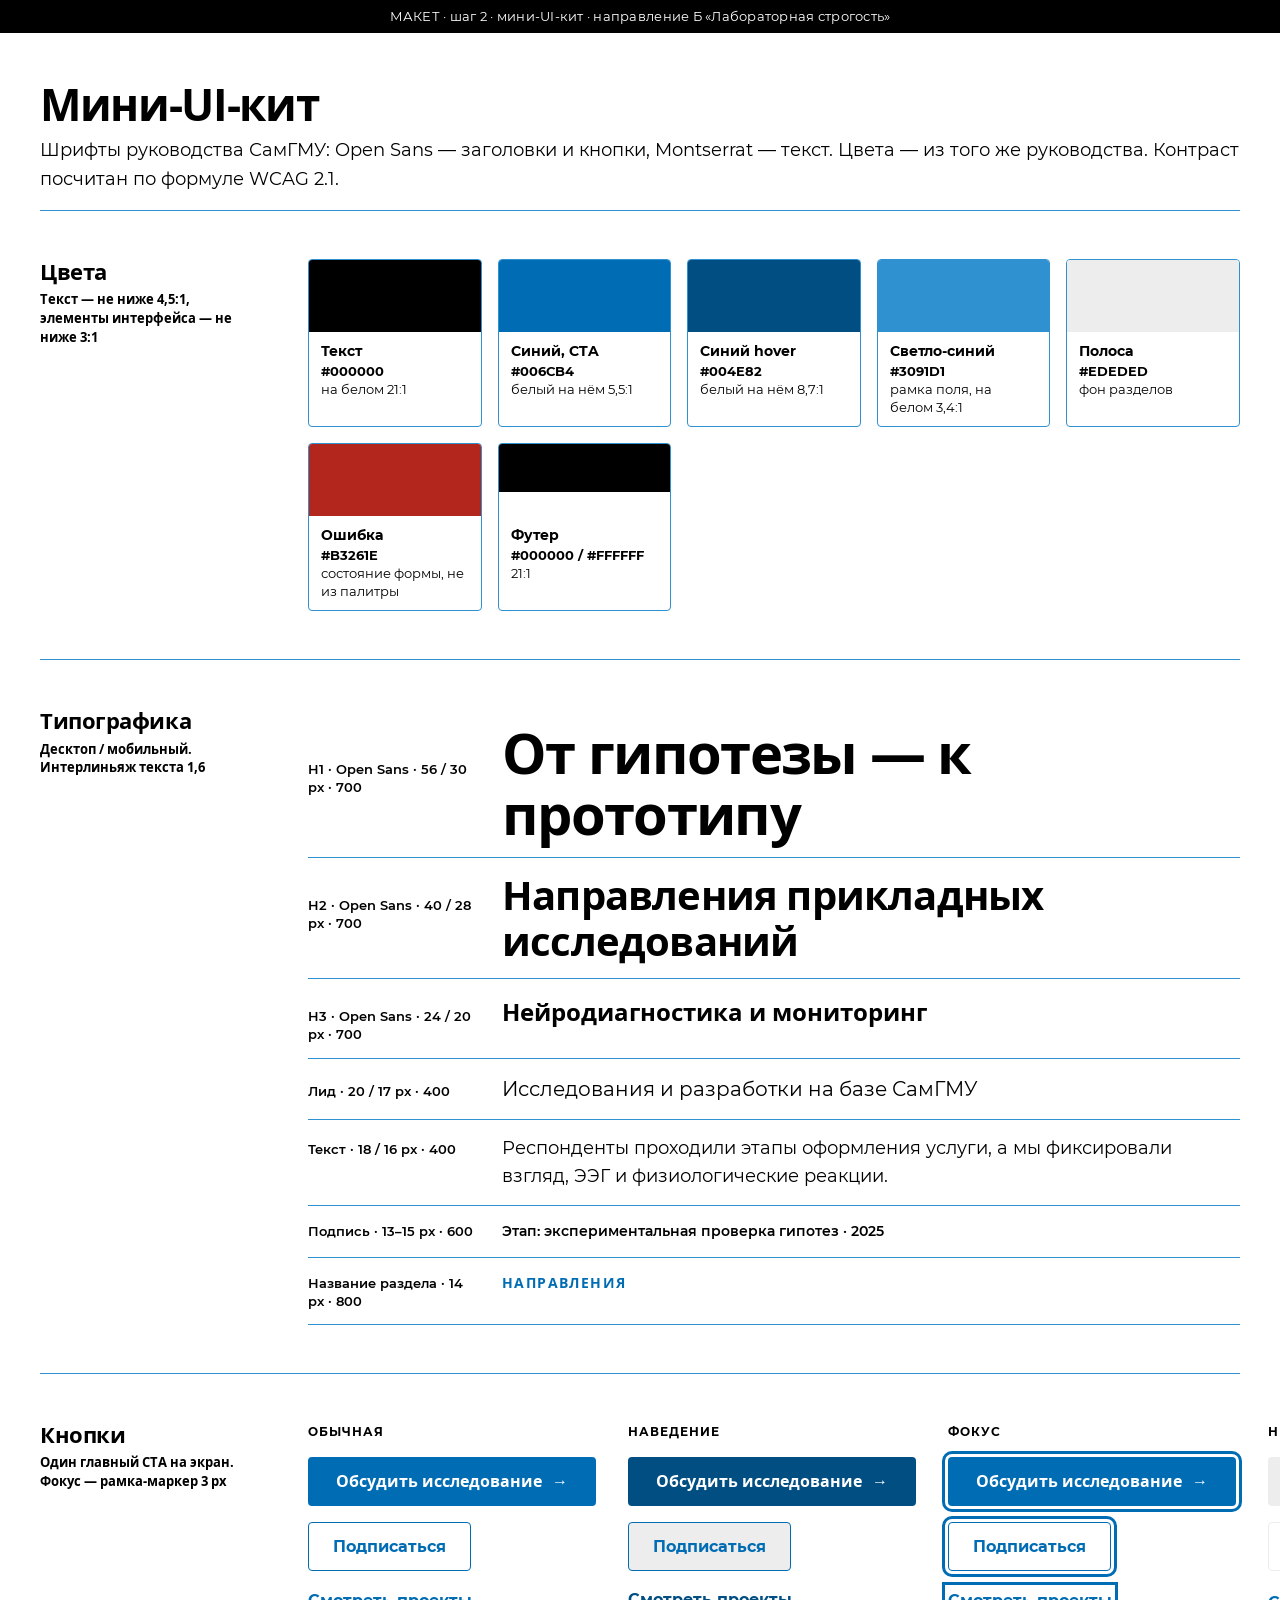
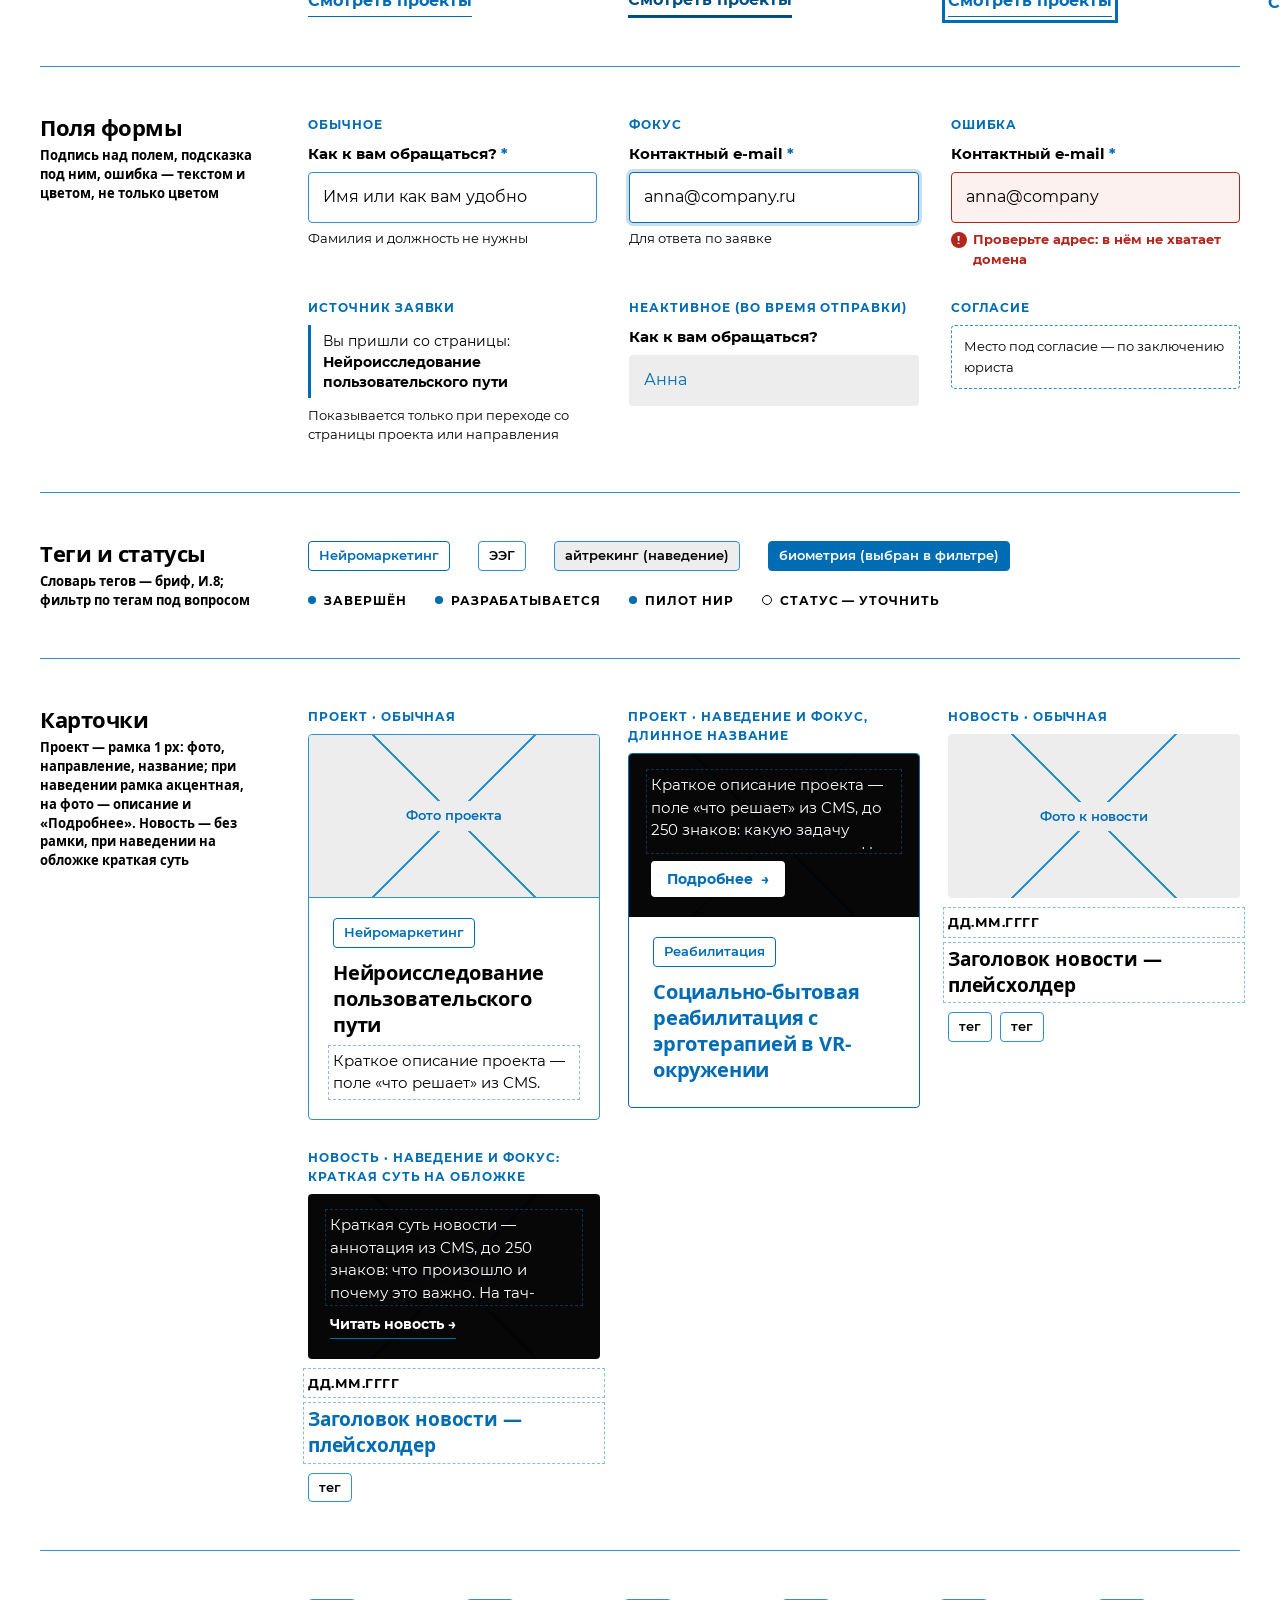
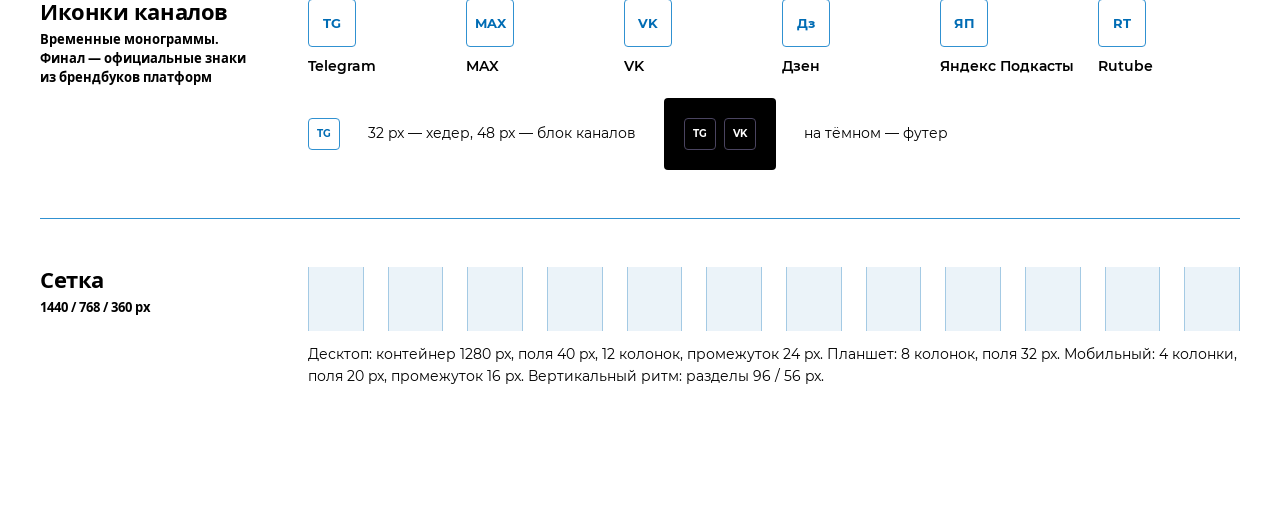
<file: 04_UI-кит.html>
<!doctype html>
<html lang="ru">
<head>
<meta charset="utf-8">
<meta name="viewport" content="width=device-width, initial-scale=1">
<title>Мини-UI-кит — направление Б «Лабораторная строгость»</title>
<link rel="stylesheet" href="b.css">
<style>
.kit { padding: 48px 0 80px; }
.kit > .wrap > h1 { font-size: 44px; margin-bottom: 8px; }
.kit > .wrap > p { color: var(--muted); margin-bottom: 16px; }
.ks { padding: 48px 0; border-top: 1px solid var(--line); display: grid; grid-template-columns: 220px 1fr; gap: 48px; }
.ks > h2 { font-size: 22px; }
.ks > h2 small { display: block; font-size: 13px; font-weight: 600; color: var(--muted); letter-spacing: 0; margin-top: 6px; line-height: 1.45; }
.sw { display: grid; grid-template-columns: repeat(5, 1fr); gap: 16px; }
.swc { border: 1px solid var(--line); border-radius: var(--r); overflow: hidden; font-size: 13px; }
.swc i { display: block; height: 72px; }
.swc div { padding: 10px 12px; line-height: 1.4; }
.swc b { display: block; font-size: 14px; }
.swc code { font-family: inherit; font-weight: 700; color: var(--muted); }
.swc em { font-style: normal; display: block; color: var(--muted); }
.type { display: grid; gap: 0; }
.trow { display: grid; grid-template-columns: 170px 1fr; gap: 24px; align-items: baseline; padding: 14px 0; border-bottom: 1px solid var(--line); }
.trow small { font-size: 13px; color: var(--muted); font-weight: 600; line-height: 1.4; }
.states { display: grid; grid-template-columns: repeat(4, auto) 1fr; gap: 16px 32px; align-items: center; justify-items: start; }
.states .lbl { font-size: 12px; font-weight: 700; letter-spacing: .08em; text-transform: uppercase; color: var(--muted); }
.fields { display: grid; grid-template-columns: repeat(3, 1fr); gap: 28px 32px; }
.fields .lbl { font-size: 12px; font-weight: 700; letter-spacing: .08em; text-transform: uppercase; color: var(--mark); margin-bottom: 8px; }
.cards { display: grid; grid-template-columns: 1fr 1fr 1fr; gap: 28px; align-items: start; }
.cards .lbl { font-size: 12px; font-weight: 700; letter-spacing: .08em; text-transform: uppercase; color: var(--mark); margin-bottom: 8px; }
.row { display: flex; flex-wrap: wrap; gap: 16px 28px; align-items: center; }
.icons { display: grid; grid-template-columns: repeat(6, 1fr); gap: 16px; }
.icons div { display: grid; justify-items: start; gap: 8px; font-size: 14px; font-weight: 600; }
.grid-demo { display: grid; grid-template-columns: repeat(12, 1fr); gap: 24px; height: 64px; }
.grid-demo i { background: rgba(0,108,180,.08); border-left: 1px solid rgba(0,108,180,.3); border-right: 1px solid rgba(0,108,180,.3); }
.gnote { font-size: 14px; color: var(--muted); margin-top: 12px; }
.dark { background: var(--foot); padding: 20px; border-radius: var(--r); display: flex; gap: 8px; }
</style>
</head>
<body>
<div class="mock">МАКЕТ · шаг 2 · мини-UI-кит · направление Б «Лабораторная строгость»</div>
<div class="kit"><div class="wrap">
  <h1>Мини-UI-кит</h1>
  <p>Шрифты руководства СамГМУ: Open Sans — заголовки и кнопки, Montserrat — текст. Цвета — из того же руководства. Контраст посчитан по формуле WCAG 2.1.</p>

  <div class="ks"><h2>Цвета<small>Текст — не ниже 4,5:1, элементы интерфейса — не ниже 3:1</small></h2>
    <div class="sw">
      <div class="swc"><i style="background:#000000"></i><div><b>Текст</b><code>#000000</code><em>на белом 21:1</em></div></div>
      <div class="swc"><i style="background:#006CB4"></i><div><b>Синий, CTA</b><code>#006CB4</code><em>белый на нём 5,5:1</em></div></div>
      <div class="swc"><i style="background:#004E82"></i><div><b>Синий hover</b><code>#004E82</code><em>белый на нём 8,7:1</em></div></div>
      <div class="swc"><i style="background:#3091D1"></i><div><b>Светло-синий</b><code>#3091D1</code><em>рамка поля, на белом 3,4:1</em></div></div>
      <div class="swc"><i style="background:#EDEDED"></i><div><b>Полоса</b><code>#EDEDED</code><em>фон разделов</em></div></div>
      <div class="swc"><i style="background:#B3261E"></i><div><b>Ошибка</b><code>#B3261E</code><em>состояние формы, не из палитры</em></div></div>
      <div class="swc"><i style="background:#000000;box-shadow:inset 0 -24px 0 #FFFFFF"></i><div><b>Футер</b><code>#000000 / #FFFFFF</code><em>21:1</em></div></div>
    </div>
  </div>

  <div class="ks"><h2>Типографика<small>Десктоп / мобильный. Интерлиньяж текста 1,6</small></h2>
    <div class="type">
      <div class="trow"><small>H1 · Open Sans · 56 / 30 px · 700</small><span style="font-family:'Open Sans',sans-serif;font-size:56px;font-weight:700;letter-spacing:-.03em;line-height:1.08">От гипотезы — к прототипу</span></div>
      <div class="trow"><small>H2 · Open Sans · 40 / 28 px · 700</small><span style="font-family:'Open Sans',sans-serif;font-size:40px;font-weight:700;letter-spacing:-.02em;line-height:1.15">Направления прикладных исследований</span></div>
      <div class="trow"><small>H3 · Open Sans · 24 / 20 px · 700</small><span style="font-family:'Open Sans',sans-serif;font-size:24px;font-weight:700">Нейродиагностика и мониторинг</span></div>
      <div class="trow"><small>Лид · 20 / 17 px · 400</small><span style="font-size:20px;color:var(--muted)">Исследования и разработки на базе СамГМУ</span></div>
      <div class="trow"><small>Текст · 18 / 16 px · 400</small><span>Респонденты проходили этапы оформления услуги, а мы фиксировали взгляд, ЭЭГ и физиологические реакции.</span></div>
      <div class="trow"><small>Подпись · 13–15 px · 600</small><span style="font-size:14px;font-weight:600;color:var(--muted)">Этап: экспериментальная проверка гипотез · 2025</span></div>
      <div class="trow"><small>Название раздела · 14 px · 800</small><span class="sec-num" style="margin:0">Направления</span></div>
    </div>
  </div>

  <div class="ks"><h2>Кнопки<small>Один главный CTA на экран. Фокус — рамка-маркер 3 px</small></h2>
    <div class="states">
      <span class="lbl">Обычная</span><span class="lbl">Наведение</span><span class="lbl">Фокус</span><span class="lbl">Неактивная</span><span></span>
      <button class="btn">Обсудить исследование</button><button class="btn is-hover">Обсудить исследование</button><button class="btn is-focus">Обсудить исследование</button><button class="btn is-disabled" disabled>Обсудить исследование</button><span class="lbl">Главная</span>
      <button class="btn-sec">Подписаться</button><button class="btn-sec is-hover">Подписаться</button><button class="btn-sec is-focus">Подписаться</button><button class="btn-sec is-disabled">Подписаться</button><span class="lbl">Второстепенная</span>
      <a class="link">Смотреть проекты</a><a class="link is-hover">Смотреть проекты</a><a class="link is-focus">Смотреть проекты</a><span style="color:var(--disabled);font-weight:700;font-size:16px">Смотреть проекты</span><span class="lbl">Ссылка</span>
    </div>
  </div>

  <div class="ks"><h2>Поля формы<small>Подпись над полем, подсказка под ним, ошибка — текстом и цветом, не только цветом</small></h2>
    <div class="fields">
      <div><div class="lbl">Обычное</div><div class="field"><label>Как к вам обращаться? <span class="req">*</span></label><input class="inp" placeholder="Имя или как вам удобно"><span class="hint">Фамилия и должность не нужны</span></div></div>
      <div><div class="lbl">Фокус</div><div class="field"><label>Контактный e-mail <span class="req">*</span></label><input class="inp is-focus" value="anna@company.ru"><span class="hint">Для ответа по заявке</span></div></div>
      <div><div class="lbl">Ошибка</div><div class="field"><label>Контактный e-mail <span class="req">*</span></label><input class="inp is-error" value="anna@company"><span class="err">Проверьте адрес: в нём не хватает домена</span></div></div>
      <div><div class="lbl">Источник заявки</div><div style="font-size:14px;color:var(--muted);border-left:3px solid var(--accent);padding:6px 0 6px 12px;line-height:1.45">Вы пришли со страницы: <b style="color:var(--text)">Нейроисследование пользовательского пути</b></div><span class="hint" style="display:block;margin-top:8px">Показывается только при переходе со страницы проекта или направления</span></div>
      <div><div class="lbl">Неактивное (во время отправки)</div><div class="field"><label>Как к вам обращаться?</label><input class="inp is-disabled" value="Анна" disabled></div></div>
      <div><div class="lbl">Согласие</div><div class="consent">Место под согласие — по заключению юриста</div></div>
    </div>
  </div>

  <div class="ks"><h2>Теги и статусы<small>Словарь тегов — бриф, И.8; фильтр по тегам под вопросом</small></h2>
    <div style="display:grid;gap:20px">
      <div class="row"><span class="tag dir">Нейромаркетинг</span><span class="tag">ЭЭГ</span><span class="tag is-hover">айтрекинг (наведение)</span><span class="tag is-on">биометрия (выбран в фильтре)</span></div>
      <div class="row"><span class="status done">Завершён</span><span class="status">Разрабатывается</span><span class="status">Пилот НИР</span><span class="status ph-st">Статус — уточнить</span></div>
    </div>
  </div>

  <div class="ks"><h2>Карточки<small>Проект — рамка 1 px: фото, направление, название; при наведении рамка акцентная, на фото — описание и «Подробнее». Новость — без рамки, при наведении на обложке краткая суть</small></h2>
    <div class="cards">
      <div><div class="lbl">Проект · обычная</div><div class="pcard"><div class="pc-media"><div class="photo-ph"><span>Фото проекта</span></div><div class="nc-sum"><p class="ph">Краткое описание проекта — поле «что решает» из CMS, до 250 знаков.</p><span class="more-b">Подробнее</span></div></div><div class="pcard-b"><span class="tag dir">Нейромаркетинг</span><h3>Нейроисследование пользовательского пути</h3><p class="nc-lead ph">Краткое описание проекта — поле «что решает» из CMS.</p></div></div></div>
      <div><div class="lbl">Проект · наведение и фокус, длинное название</div><div class="pcard is-hover"><div class="pc-media"><div class="photo-ph"><span>Фото проекта</span></div><div class="nc-sum"><p class="ph">Краткое описание проекта — поле «что решает» из CMS, до 250 знаков: какую задачу решает проект и для кого. На тач-экранах этот текст стоит под названием, три строки.</p><span class="more-b">Подробнее</span></div></div><div class="pcard-b"><span class="tag dir">Реабилитация</span><h3>Социально-бытовая реабилитация с эрготерапией в VR-окружении</h3></div></div></div>
      <div><div class="lbl">Новость · обычная</div><div class="ncard"><div class="nc-media"><div class="photo-ph"><span>Фото к новости</span></div><div class="nc-sum"><p class="ph">Краткая суть новости — аннотация из CMS, до 250 знаков.</p><span class="more-l">Читать новость →</span></div></div><time class="ph">ДД.ММ.ГГГГ</time><h3 class="ph">Заголовок новости — плейсхолдер</h3><p class="nc-lead ph">Краткая суть новости — аннотация из CMS, до 250 знаков.</p><div class="tags"><span class="tag">тег</span><span class="tag">тег</span></div></div></div>
      <div><div class="lbl">Новость · наведение и фокус: краткая суть на обложке</div><div class="ncard is-hover"><div class="nc-media"><div class="photo-ph"><span>Фото к новости</span></div><div class="nc-sum"><p class="ph">Краткая суть новости — аннотация из CMS, до 250 знаков: что произошло и почему это важно. На тач-экранах этот же текст стоит под заголовком, три строки.</p><span class="more-l">Читать новость →</span></div></div><time class="ph">ДД.ММ.ГГГГ</time><h3 class="ph">Заголовок новости — плейсхолдер</h3><div class="tags"><span class="tag">тег</span></div></div></div>
    </div>
  </div>

  <div class="ks"><h2>Иконки каналов<small>Временные монограммы. Финал — официальные знаки из брендбуков платформ</small></h2>
    <div style="display:grid;gap:20px">
      <div class="icons"><div><span class="chi lg">TG</span>Telegram</div><div><span class="chi lg">MAX</span>MAX</div><div><span class="chi lg">VK</span>VK</div><div><span class="chi lg">Дз</span>Дзен</div><div><span class="chi lg">ЯП</span>Яндекс Подкасты</div><div><span class="chi lg">RT</span>Rutube</div></div>
      <div class="row"><span class="chi">TG</span><span style="font-size:14px;color:var(--muted)">32 px — хедер, 48 px — блок каналов</span><div class="dark"><span class="chi" style="background:transparent;border-color:#4A4460;color:#fff">TG</span><span class="chi" style="background:transparent;border-color:#4A4460;color:#fff">VK</span></div><span style="font-size:14px;color:var(--muted)">на тёмном — футер</span></div>
    </div>
  </div>

  <div class="ks"><h2>Сетка<small>1440 / 768 / 360 px</small></h2>
    <div><div class="grid-demo"><i></i><i></i><i></i><i></i><i></i><i></i><i></i><i></i><i></i><i></i><i></i><i></i></div>
    <p class="gnote">Десктоп: контейнер 1280 px, поля 40 px, 12 колонок, промежуток 24 px. Планшет: 8 колонок, поля 32 px. Мобильный: 4 колонки, поля 20 px, промежуток 16 px. Вертикальный ритм: разделы 96 / 56 px.</p></div>
  </div>
</div></div>
</body>
</html>
</file>
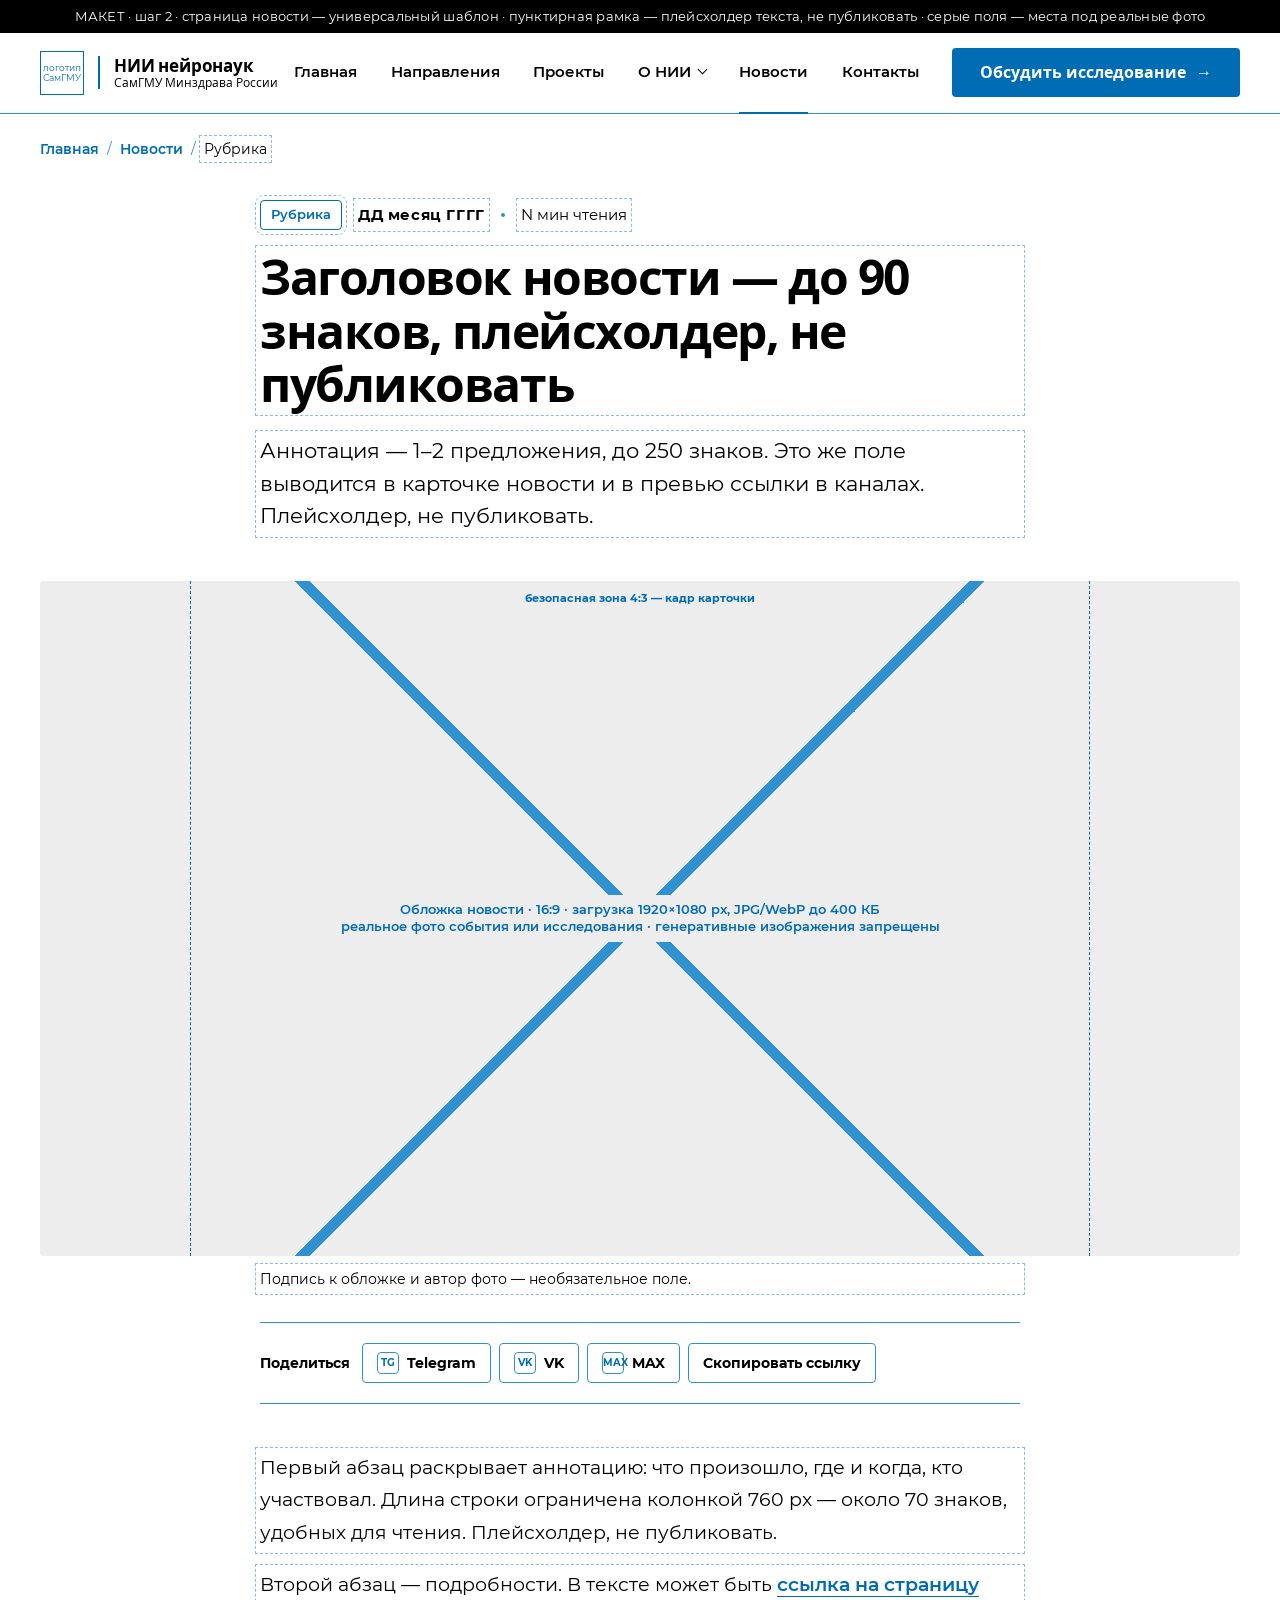
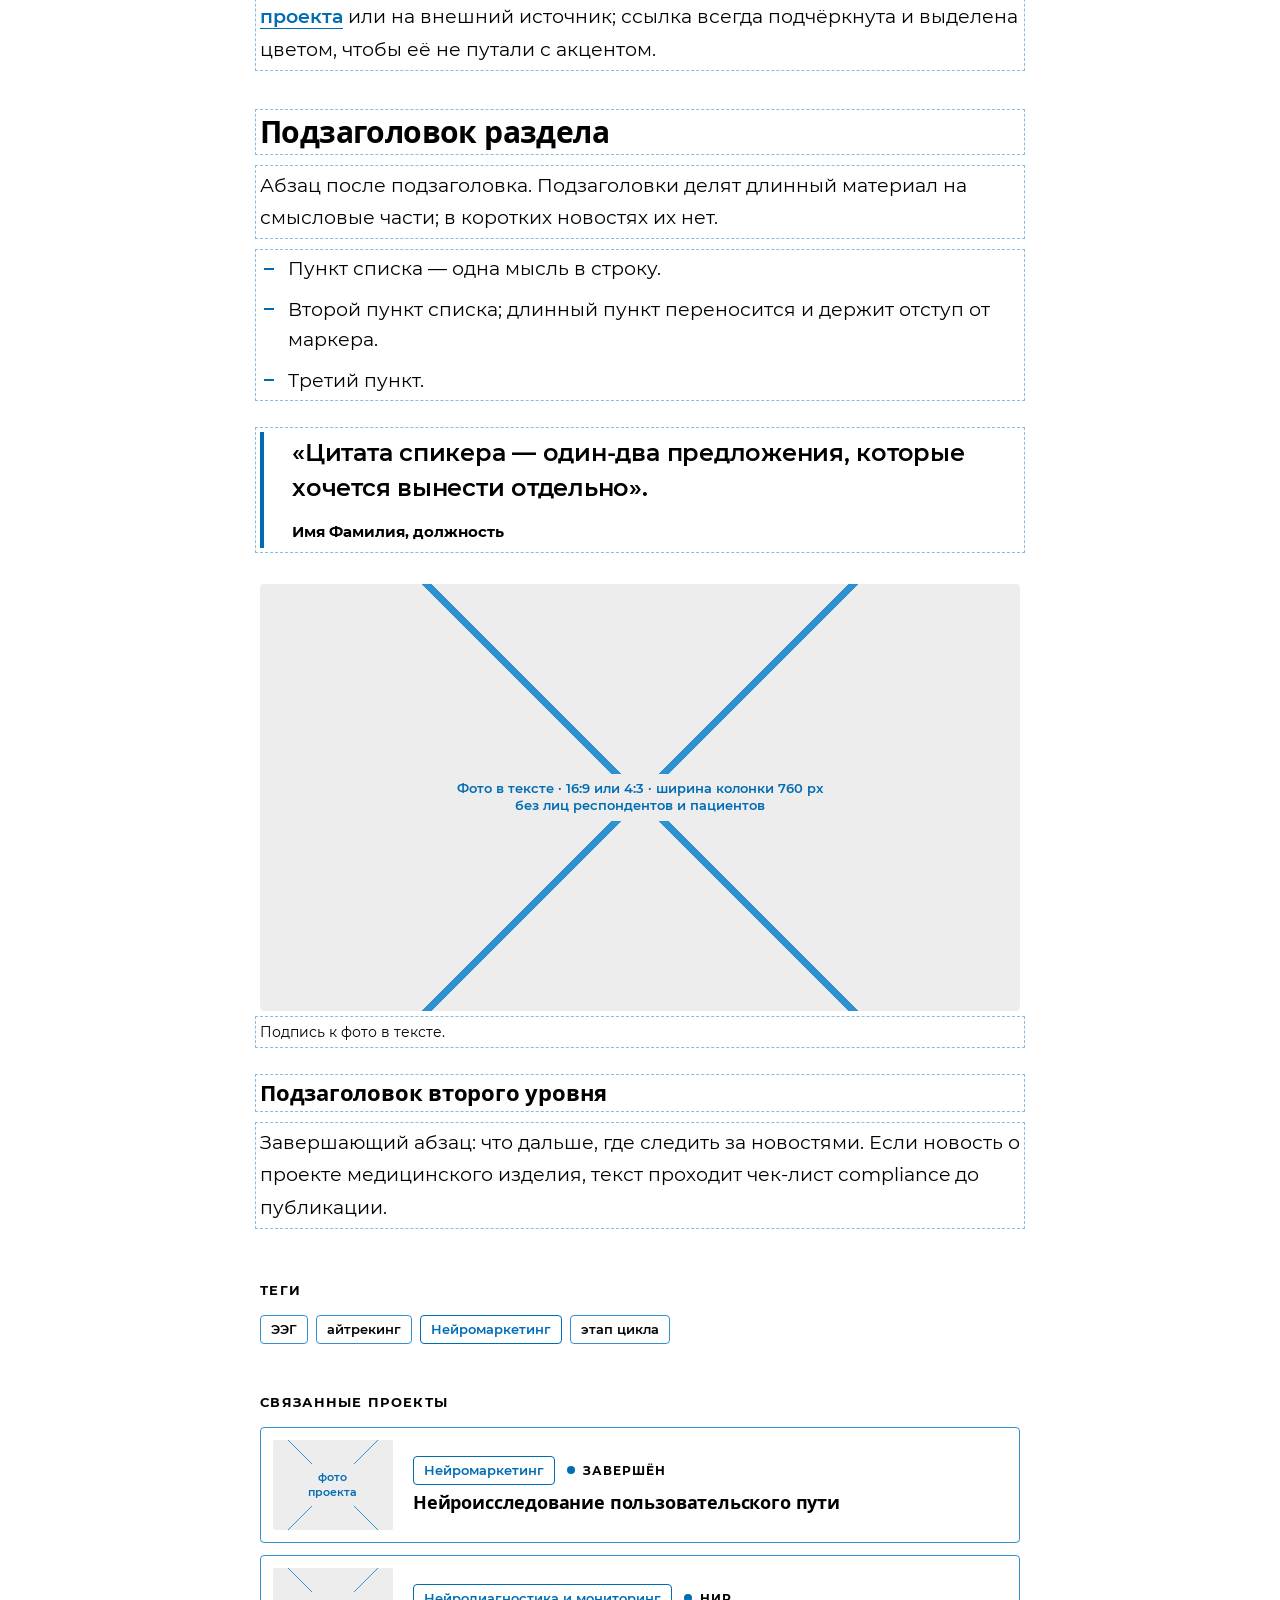
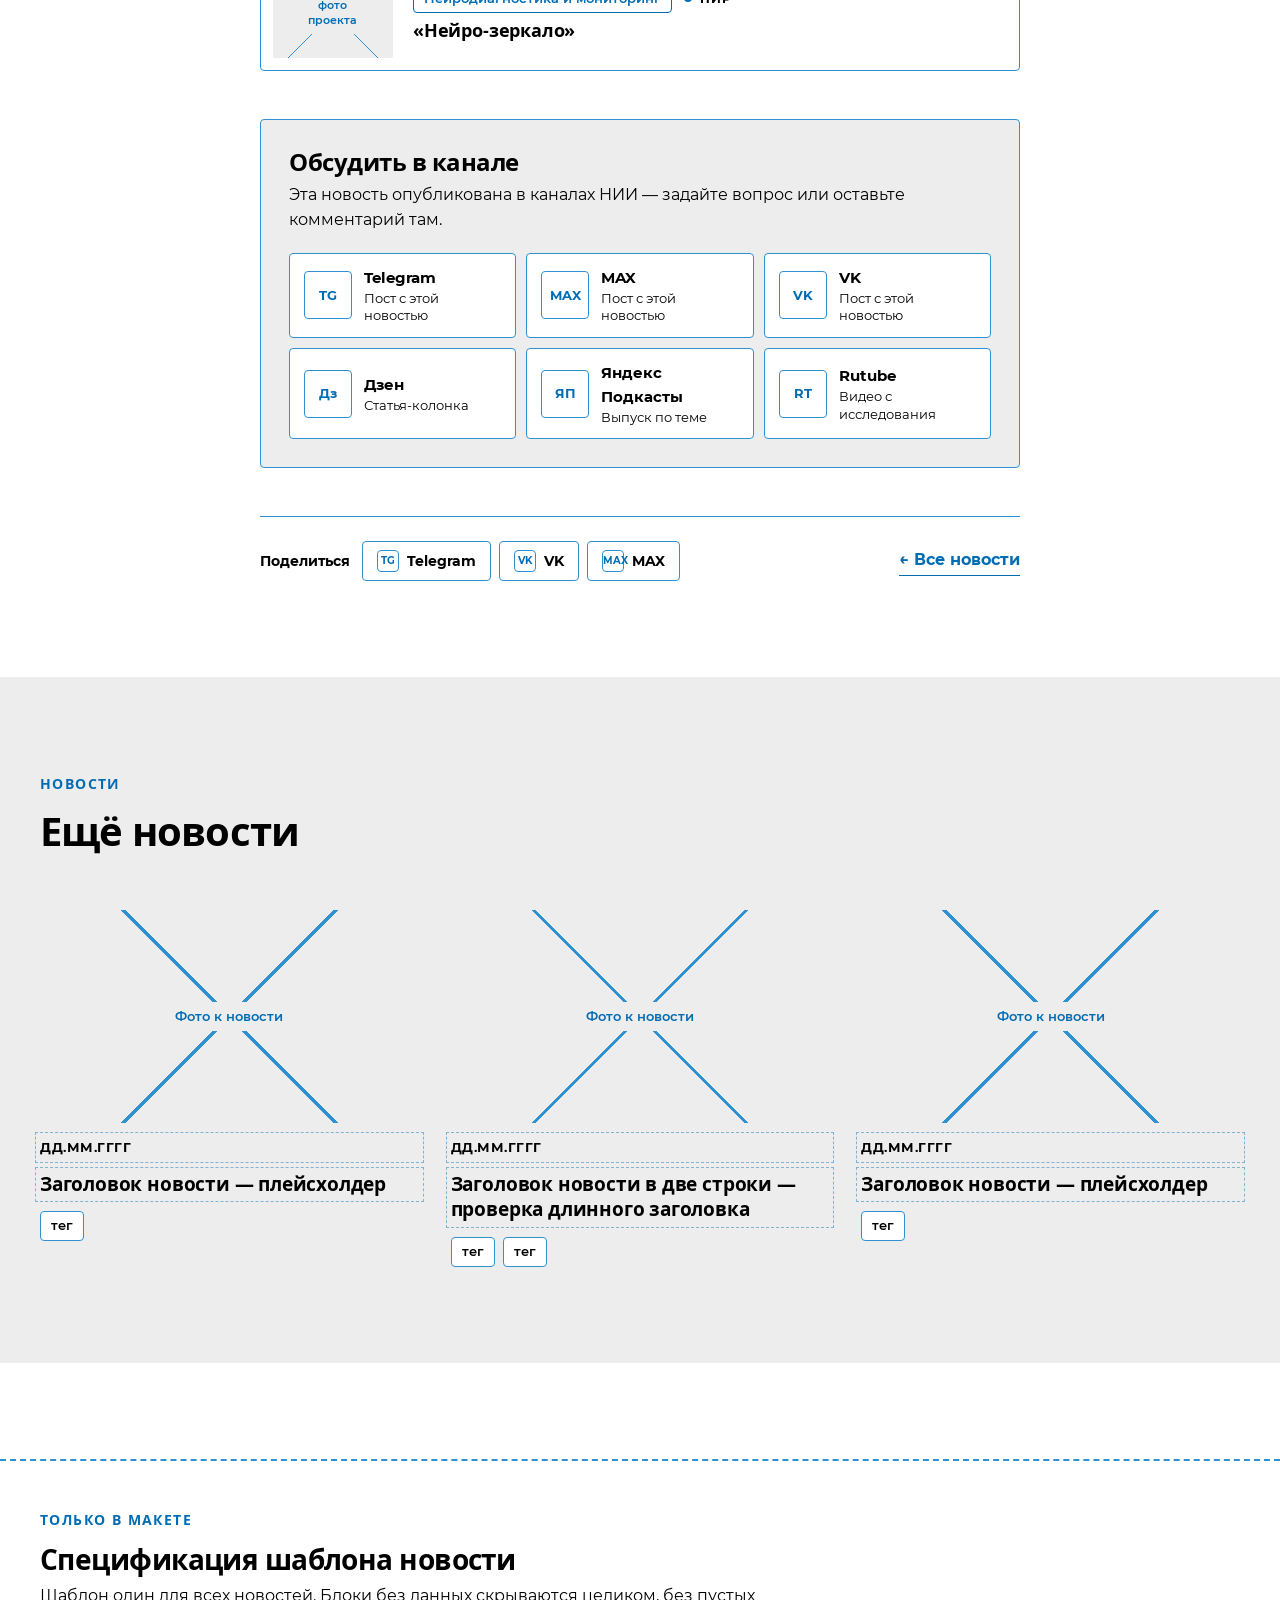
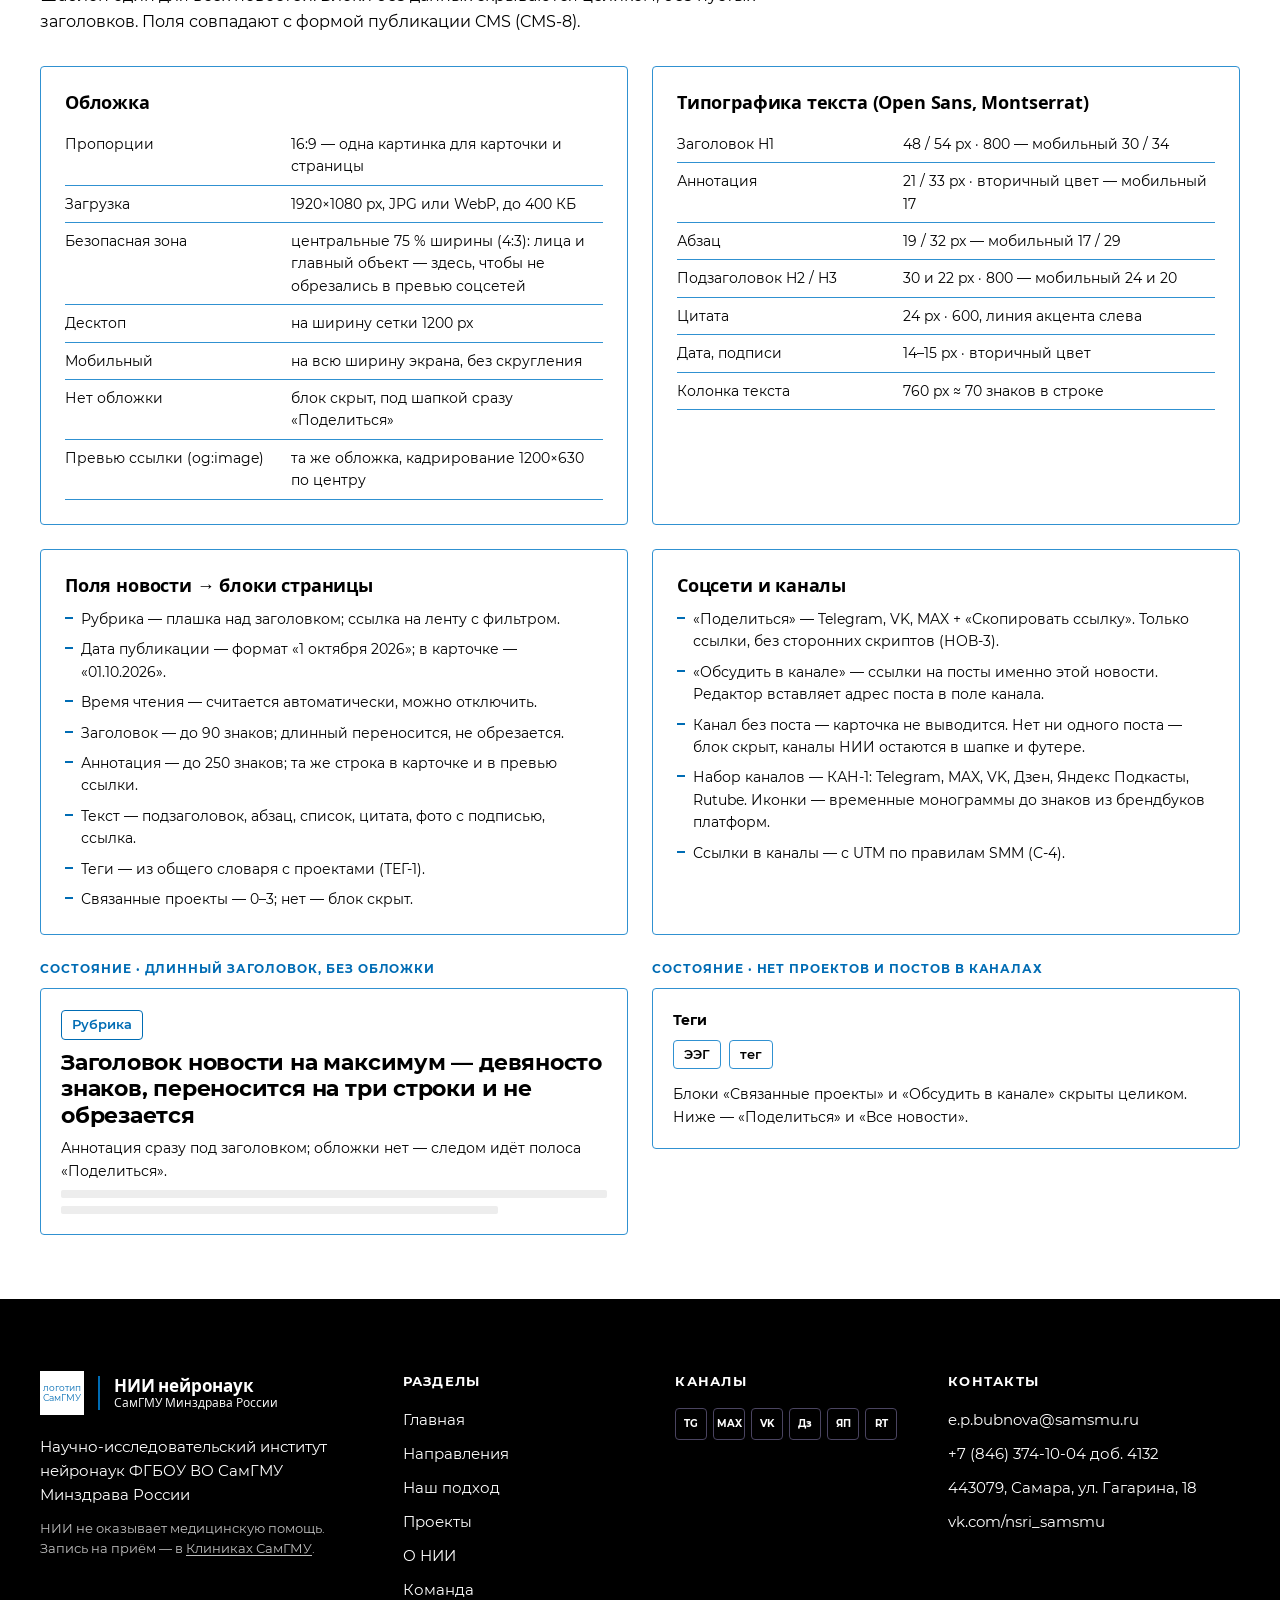
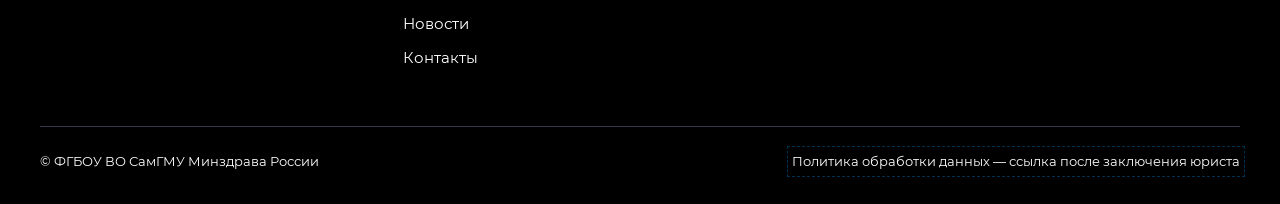
<file: 05_новость.html>
<!doctype html>
<html lang="ru">
<head>
<meta charset="utf-8">
<meta name="viewport" content="width=device-width, initial-scale=1">
<title>Страница новости — универсальный шаблон, макет сайта, вариант Б</title>
<link rel="stylesheet" href="b.css">
<style>
.crumbs { font-size: 14px; color: var(--muted); padding: 24px 0 0; }
.crumbs a { color: var(--accent); font-weight: 600; }
.crumbs i { font-style: normal; margin: 0 8px; color: var(--line); }

/* Шапка статьи — колонка чтения 760 px, сдвинута в сетке под текст */
.n-grid { display: grid; grid-template-columns: 1fr 760px 1fr; gap: 0 48px; }
.n-grid > * { grid-column: 2; }
.n-head { padding: 40px 0 0; }
.n-meta { display: flex; flex-wrap: wrap; align-items: center; gap: 12px 16px; margin-bottom: 20px; }
.n-meta time { font-size: 15px; font-weight: 700; color: var(--muted); letter-spacing: .04em; }
.n-meta .sep { width: 4px; height: 4px; border-radius: 50%; background: var(--line); }
.n-meta .read { font-size: 15px; color: var(--muted); }
.n-head h1 { font-size: 48px; line-height: 1.12; margin-bottom: 24px; }
.n-lead { font-size: 21px; line-height: 1.55; color: var(--muted); }

/* Обложка — шире колонки текста */
.n-cover { grid-column: 1 / -1; margin: 48px 0 0; }
.n-cover .photo-ph { aspect-ratio: 16/9; border-radius: var(--r); }
.n-cover figcaption { font-size: 14px; color: var(--muted); margin-top: 12px; max-width: 760px; margin-left: auto; margin-right: auto; }
.safe { position: relative; }
.safe::after { content: "безопасная зона 4:3 — кадр карточки"; position: absolute; top: 0; bottom: 0; left: 12.5%; right: 12.5%; border-left: 1.5px dashed var(--mark); border-right: 1.5px dashed var(--mark); font-size: 11px; font-weight: 700; color: var(--mark); display: flex; align-items: flex-start; justify-content: center; padding-top: 10px; pointer-events: none; }

/* Полоса «поделиться» под шапкой */
.share-top { display: flex; align-items: center; justify-content: space-between; gap: 16px; padding: 20px 0; margin-top: 32px; border-top: 1px solid var(--line); border-bottom: 1px solid var(--line); }
.share { display: flex; align-items: center; gap: 8px; }
.share > span { font-size: 14px; font-weight: 700; color: var(--muted); margin-right: 4px; }
.sh { display: inline-flex; align-items: center; gap: 8px; height: 40px; padding: 0 14px; border: 1px solid var(--line); border-radius: var(--r); font-size: 14px; font-weight: 700; color: var(--text); background: #fff; }
.sh b { font-size: 10px; font-weight: 700; color: var(--accent); width: 22px; height: 22px; border: 1px solid var(--line); border-radius: var(--r); display: grid; place-items: center; }
.sh:hover, .sh.is-hover { border-color: var(--accent); color: var(--accent); }
.sh.copy { color: var(--muted); }

/* Текст статьи */
.n-body { padding: 48px 0 0; }
.n-body > * + * { margin-top: 20px; }
.n-body p { font-size: 19px; line-height: 1.7; }
.n-body h2 { font-size: 30px; line-height: 1.2; margin-top: 48px; }
.n-body h3 { font-size: 22px; margin-top: 36px; }
.n-body a { color: var(--accent); font-weight: 600; border-bottom: 1.5px solid currentColor; }
.n-body ul { padding-left: 0; list-style: none; display: grid; gap: 10px; }
.n-body li { font-size: 19px; line-height: 1.6; padding-left: 28px; position: relative; }
.n-body li::before { content: ""; position: absolute; left: 4px; top: .7em; width: 10px; height: 2px; background: var(--mark); }
.n-body blockquote { margin-top: 36px; margin-bottom: 36px; padding: 4px 0 4px 28px; border-left: 4px solid var(--accent); }
.n-body blockquote p { font-size: 24px; line-height: 1.45; font-weight: 600; letter-spacing: -.01em; }
.n-body blockquote cite { display: block; margin-top: 14px; font-size: 15px; font-style: normal; font-weight: 700; color: var(--muted); }
.n-body figure { margin-top: 36px; margin-bottom: 36px; }
.n-body figure .photo-ph { border-radius: var(--r); }
.n-body figcaption { font-size: 14px; color: var(--muted); margin-top: 10px; }

/* Низ статьи: теги, проекты, каналы */
.n-foot { padding: 56px 0 0; display: grid; gap: 48px; }
.n-lbl { font-size: 13px; font-weight: 700; letter-spacing: .1em; text-transform: uppercase; color: var(--muted); margin-bottom: 14px; }
.rel { display: grid; gap: 12px; }
.rel a { display: grid; grid-template-columns: 120px 1fr; gap: 20px; align-items: center; border: 1px solid var(--line); border-radius: var(--r); padding: 12px; transition: border-color .2s; }
.rel a:hover, .rel a.is-hover { border-color: var(--accent); }
.rel .photo-ph { aspect-ratio: 4/3; font-size: 11px; padding: 6px; border-radius: 2px; }
.rel .rt { display: flex; flex-wrap: wrap; gap: 8px 12px; align-items: center; margin-bottom: 6px; }
.rel h3 { font-size: 18px; line-height: 1.3; }

.chan { border: 1px solid var(--line); border-radius: var(--r); background: var(--band); padding: 28px; }
.chan h2 { font-size: 24px; margin-bottom: 6px; }
.chan > p { font-size: 16px; color: var(--muted); margin-bottom: 20px; }
.chan-list { display: grid; grid-template-columns: repeat(3, 1fr); gap: 10px; }
.cl { display: flex; align-items: center; gap: 12px; background: #fff; border: 1px solid var(--line); border-radius: var(--r); padding: 12px 14px; }
.cl:hover, .cl.is-hover { border-color: var(--accent); }
.cl b { display: block; font-size: 15px; }
.cl small { display: block; font-size: 13px; color: var(--muted); line-height: 1.35; }
.share-end { display: flex; flex-wrap: wrap; align-items: center; justify-content: space-between; gap: 16px; padding-top: 24px; border-top: 1px solid var(--line); }
.share-end .back { font-size: 16px; }

.more { display: grid; grid-template-columns: repeat(3, 1fr); gap: 32px; }

/* Спецификация шаблона — видна только в макете */
.spec { margin-top: 96px; padding: 48px 0 64px; border-top: 2px dashed var(--line); }
.spec h2 { font-size: 28px; margin-bottom: 8px; }
.spec > .wrap > p { color: var(--muted); font-size: 16px; margin-bottom: 32px; max-width: 46em; }
.spec-grid { display: grid; grid-template-columns: repeat(2, 1fr); gap: 24px; }
.spec-card { border: 1px solid var(--line); border-radius: var(--r); padding: 24px; background: #fff; }
.spec-card h3 { font-size: 18px; margin-bottom: 12px; }
.spec-card table { width: 100%; border-collapse: collapse; font-size: 14px; }
.spec-card td { padding: 7px 0; border-bottom: 1px solid var(--line); vertical-align: top; }
.spec-card td:first-child { color: var(--muted); width: 42%; padding-right: 12px; }
.spec-card ul { list-style: none; display: grid; gap: 8px; font-size: 14px; }
.spec-card li { padding-left: 16px; position: relative; }
.spec-card li::before { content: ""; position: absolute; left: 0; top: .65em; width: 8px; height: 2px; background: var(--mark); }
.st-demo { display: grid; grid-template-columns: repeat(2, 1fr); gap: 24px; margin-top: 24px; }
.st-demo .lbl { font-size: 12px; font-weight: 700; letter-spacing: .08em; text-transform: uppercase; color: var(--mark); margin-bottom: 10px; }
.mini { border: 1px solid var(--line); border-radius: var(--r); padding: 20px; background: #fff; }
.mini h4 { font-size: 22px; font-weight: 700; line-height: 1.2; letter-spacing: -.01em; margin: 10px 0 8px; }
.mini p { font-size: 14px; color: var(--muted); }
.mini .bar { height: 8px; background: var(--ph); border-radius: 2px; margin-top: 8px; }

@media (max-width: 767px) {
  .crumbs { font-size: 13px; padding-top: 16px; }
  .n-grid { grid-template-columns: 1fr; gap: 0; }
  .n-grid > *, .n-cover { grid-column: 1; }
  .n-head { padding-top: 24px; }
  .n-meta { margin-bottom: 14px; gap: 10px 12px; }
  .n-meta time, .n-meta .read { font-size: 14px; }
  .n-head h1 { font-size: 30px; margin-bottom: 16px; }
  .n-lead { font-size: 17px; }
  .n-cover { margin: 28px -20px 0; }
  .n-cover .photo-ph { border-radius: 0; }
  .n-cover figcaption { padding: 0 20px; font-size: 13px; }
  .share-top { flex-direction: column; align-items: flex-start; gap: 12px; margin-top: 24px; padding: 16px 0; }
  .share { flex-wrap: wrap; }
  .share > span { width: 100%; margin-bottom: 2px; }
  .sh { height: 44px; }
  .n-body { padding-top: 32px; }
  .n-body p, .n-body li { font-size: 17px; }
  .n-body h2 { font-size: 24px; margin-top: 36px; }
  .n-body h3 { font-size: 20px; }
  .n-body blockquote { padding-left: 18px; }
  .n-body blockquote p { font-size: 20px; }
  .n-foot { padding-top: 40px; gap: 36px; }
  .rel a { grid-template-columns: 88px 1fr; gap: 14px; }
  .rel h3 { font-size: 16px; }
  .chan { padding: 20px; }
  .chan h2 { font-size: 21px; }
  .chan-list { grid-template-columns: 1fr; }
  .cl { padding: 12px; min-height: 56px; }
  .share-end { flex-direction: column; align-items: flex-start; }
  .more { grid-template-columns: 1fr; gap: 28px; }
  .spec { margin-top: 56px; padding: 36px 0 48px; }
  .spec-grid, .st-demo { grid-template-columns: 1fr; }
}
</style>
</head>
<body>
<a class="skip" href="#main">Перейти к содержанию</a>
<div class="mock">МАКЕТ · шаг 2 · страница новости — универсальный шаблон · пунктирная рамка — плейсхолдер текста, не публиковать · серые поля — места под реальные фото</div>

<header>
  <div class="wrap hd">
    <a class="logo" href="01_главная.html"><span class="logo-samsmu">логотип<br>СамГМУ</span><span class="logo-name">НИИ нейронаук<small>СамГМУ Минздрава России</small></span></a>
    <nav id="menu" aria-label="Главное меню"><a href="01_главная.html">Главная</a><a href="01_главная.html#napravleniya">Направления</a><a href="06_проекты.html">Проекты</a><div class="has-sub"><a href="01_главная.html#o-nii" class="sub-t">О НИИ</a><div class="nav-sub" aria-label="О НИИ"><a href="01_главная.html#o-centre">Наш подход</a><a href="01_главная.html#o-nii">История НИИ</a><a href="11_команда.html">Команда</a></div></div><a href="10_новости.html" class="on" aria-current="page">Новости</a><a href="#kontakty">Контакты</a><a class="btn nav-cta" href="01_главная.html#obsudit-nir">Обсудить исследование</a></nav>
    <div class="hd-right">
      <div class="chs"><span class="chi">TG</span><span class="chi">MAX</span><a class="chi" href="https://vk.com/nsri_samsmu" target="_blank" rel="noopener">VK</a><span class="chi">Дз</span></div>
      <a class="btn btn-hd" href="01_главная.html#obsudit-nir">Обсудить</a>
      <button class="burger" type="button" aria-label="Открыть меню" aria-controls="menu" aria-expanded="false"><i></i></button>
    </div>
  </div>
</header>

<main id="main">
  <article>
    <div class="wrap">
      <div class="crumbs"><a href="01_главная.html">Главная</a><i>/</i><a href="10_новости.html">Новости</a><i>/</i><span class="ph">Рубрика</span></div>

      <div class="n-grid">
        <div class="n-head">
          <div class="n-meta">
            <a class="tag dir ph" href="10_новости.html#r=proekty">Рубрика</a>
            <time class="ph" datetime="2026-10-01">ДД месяц ГГГГ</time>
            <span class="sep" aria-hidden="true"></span>
            <span class="read ph">N мин чтения</span>
          </div>
          <h1 class="ph">Заголовок новости — до 90 знаков, плейсхолдер, не публиковать</h1>
          <p class="n-lead ph">Аннотация — 1–2 предложения, до 250 знаков. Это же поле выводится в карточке новости и в превью ссылки в каналах. Плейсхолдер, не публиковать.</p>
        </div>

        <figure class="n-cover">
          <div class="photo-ph safe"><span>Обложка новости · 16:9 · загрузка 1920×1080 px, JPG/WebP до 400 КБ<br>реальное фото события или исследования · генеративные изображения запрещены</span></div>
          <figcaption class="ph">Подпись к обложке и автор фото — необязательное поле.</figcaption>
        </figure>

        <div class="share-top">
          <div class="share" aria-label="Поделиться">
            <span>Поделиться</span>
            <a class="sh" href="#"><b>TG</b>Telegram</a>
            <a class="sh" href="#"><b>VK</b>VK</a>
            <a class="sh" href="#"><b>MAX</b>MAX</a>
            <a class="sh copy" href="#">Скопировать ссылку</a>
          </div>
        </div>

        <div class="n-body">
          <p class="ph">Первый абзац раскрывает аннотацию: что произошло, где и когда, кто участвовал. Длина строки ограничена колонкой 760 px — около 70 знаков, удобных для чтения. Плейсхолдер, не публиковать.</p>
          <p class="ph">Второй абзац — подробности. В тексте может быть <a href="#">ссылка на страницу проекта</a> или на внешний источник; ссылка всегда подчёркнута и выделена цветом, чтобы её не путали с акцентом.</p>

          <h2 class="ph">Подзаголовок раздела</h2>
          <p class="ph">Абзац после подзаголовка. Подзаголовки делят длинный материал на смысловые части; в коротких новостях их нет.</p>
          <ul class="ph">
            <li>Пункт списка — одна мысль в строку.</li>
            <li>Второй пункт списка; длинный пункт переносится и держит отступ от маркера.</li>
            <li>Третий пункт.</li>
          </ul>

          <blockquote class="ph">
            <p>«Цитата спикера — один-два предложения, которые хочется вынести отдельно».</p>
            <cite>Имя Фамилия, должность</cite>
          </blockquote>

          <figure>
            <div class="photo-ph"><span>Фото в тексте · 16:9 или 4:3 · ширина колонки 760 px<br>без лиц респондентов и пациентов</span></div>
            <figcaption class="ph">Подпись к фото в тексте.</figcaption>
          </figure>

          <h3 class="ph">Подзаголовок второго уровня</h3>
          <p class="ph">Завершающий абзац: что дальше, где следить за новостями. Если новость о проекте медицинского изделия, текст проходит чек-лист compliance до публикации.</p>
        </div>

        <div class="n-foot">
          <div>
            <div class="n-lbl">Теги</div>
            <div class="tags"><a class="tag" href="10_новости.html#t=eeg">ЭЭГ</a><a class="tag" href="10_новости.html#t=eye">айтрекинг</a><a class="tag dir" href="09_направление_нейромаркетинг.html">Нейромаркетинг</a><a class="tag" href="#">этап цикла</a></div>
          </div>

          <div>
            <div class="n-lbl">Связанные проекты</div>
            <div class="rel">
              <a href="02_проект.html"><div class="photo-ph"><span>фото проекта</span></div><div><div class="rt"><span class="tag dir">Нейромаркетинг</span><span class="status done">Завершён</span></div><h3>Нейроисследование пользовательского пути</h3></div></a>
              <a href="13_проект_Нейро-зеркало.html"><div class="photo-ph"><span>фото проекта</span></div><div><div class="rt"><span class="tag dir">Нейродиагностика и мониторинг</span><span class="status">НИР</span></div><h3>«Нейро-зеркало»</h3></div></a>
            </div>
          </div>

          <section class="chan" aria-labelledby="chan-h">
            <h2 id="chan-h">Обсудить в канале</h2>
            <p>Эта новость опубликована в каналах НИИ — задайте вопрос или оставьте комментарий там.</p>
            <div class="chan-list">
              <a class="cl" href="#"><span class="chi lg">TG</span><span><b>Telegram</b><small>Пост с этой новостью</small></span></a>
              <a class="cl" href="#"><span class="chi lg">MAX</span><span><b>MAX</b><small>Пост с этой новостью</small></span></a>
              <a class="cl" href="#"><span class="chi lg">VK</span><span><b>VK</b><small>Пост с этой новостью</small></span></a>
              <a class="cl" href="#"><span class="chi lg">Дз</span><span><b>Дзен</b><small>Статья-колонка</small></span></a>
              <a class="cl" href="#"><span class="chi lg">ЯП</span><span><b>Яндекс Подкасты</b><small>Выпуск по теме</small></span></a>
              <a class="cl" href="#"><span class="chi lg">RT</span><span><b>Rutube</b><small>Видео с исследования</small></span></a>
            </div>
          </section>

          <div class="share-end">
            <div class="share" aria-label="Поделиться">
              <span>Поделиться</span>
              <a class="sh" href="#"><b>TG</b>Telegram</a>
              <a class="sh" href="#"><b>VK</b>VK</a>
              <a class="sh" href="#"><b>MAX</b>MAX</a>
            </div>
            <a class="link back" href="10_новости.html">← Все новости</a>
          </div>
        </div>
      </div>
    </div>
  </article>

  <section class="block band" style="margin-top:96px">
    <div class="wrap">
      <div class="sec-head"><div><div class="sec-num">Новости</div><h2>Ещё новости</h2></div><div></div></div>
      <div class="more">
        <a class="ncard" href="05_новость.html"><div class="photo-ph"><span>Фото к новости</span></div><time class="ph">ДД.ММ.ГГГГ</time><h3 class="ph">Заголовок новости — плейсхолдер</h3><div class="tags"><span class="tag">тег</span></div></a>
        <a class="ncard" href="05_новость.html"><div class="photo-ph"><span>Фото к новости</span></div><time class="ph">ДД.ММ.ГГГГ</time><h3 class="ph">Заголовок новости в две строки — проверка длинного заголовка</h3><div class="tags"><span class="tag">тег</span><span class="tag">тег</span></div></a>
        <a class="ncard" href="05_новость.html"><div class="photo-ph"><span>Фото к новости</span></div><time class="ph">ДД.ММ.ГГГГ</time><h3 class="ph">Заголовок новости — плейсхолдер</h3><div class="tags"><span class="tag">тег</span></div></a>
      </div>
    </div>
  </section>

  <!-- Спецификация шаблона: только для макета -->
  <section class="spec" aria-label="Спецификация шаблона для разработчика">
    <div class="wrap">
      <div class="sec-num">Только в макете</div>
      <h2>Спецификация шаблона новости</h2>
      <p>Шаблон один для всех новостей. Блоки без данных скрываются целиком, без пустых заголовков. Поля совпадают с формой публикации CMS (CMS-8).</p>
      <div class="spec-grid">
        <div class="spec-card">
          <h3>Обложка</h3>
          <table>
            <tr><td>Пропорции</td><td>16:9 — одна картинка для карточки и страницы</td></tr>
            <tr><td>Загрузка</td><td>1920×1080 px, JPG или WebP, до 400 КБ</td></tr>
            <tr><td>Безопасная зона</td><td>центральные 75 % ширины (4:3): лица и главный объект — здесь, чтобы не обрезались в превью соцсетей</td></tr>
            <tr><td>Десктоп</td><td>на ширину сетки 1200 px</td></tr>
            <tr><td>Мобильный</td><td>на всю ширину экрана, без скругления</td></tr>
            <tr><td>Нет обложки</td><td>блок скрыт, под шапкой сразу «Поделиться»</td></tr>
            <tr><td>Превью ссылки (og:image)</td><td>та же обложка, кадрирование 1200×630 по центру</td></tr>
          </table>
        </div>
        <div class="spec-card">
          <h3>Типографика текста (Open Sans, Montserrat)</h3>
          <table>
            <tr><td>Заголовок H1</td><td>48 / 54 px · 800 — мобильный 30 / 34</td></tr>
            <tr><td>Аннотация</td><td>21 / 33 px · вторичный цвет — мобильный 17</td></tr>
            <tr><td>Абзац</td><td>19 / 32 px — мобильный 17 / 29</td></tr>
            <tr><td>Подзаголовок H2 / H3</td><td>30 и 22 px · 800 — мобильный 24 и 20</td></tr>
            <tr><td>Цитата</td><td>24 px · 600, линия акцента слева</td></tr>
            <tr><td>Дата, подписи</td><td>14–15 px · вторичный цвет</td></tr>
            <tr><td>Колонка текста</td><td>760 px ≈ 70 знаков в строке</td></tr>
          </table>
        </div>
        <div class="spec-card">
          <h3>Поля новости → блоки страницы</h3>
          <ul>
            <li>Рубрика — плашка над заголовком; ссылка на ленту с фильтром.</li>
            <li>Дата публикации — формат «1 октября 2026»; в карточке — «01.10.2026».</li>
            <li>Время чтения — считается автоматически, можно отключить.</li>
            <li>Заголовок — до 90 знаков; длинный переносится, не обрезается.</li>
            <li>Аннотация — до 250 знаков; та же строка в карточке и в превью ссылки.</li>
            <li>Текст — подзаголовок, абзац, список, цитата, фото с подписью, ссылка.</li>
            <li>Теги — из общего словаря с проектами (ТЕГ-1).</li>
            <li>Связанные проекты — 0–3; нет — блок скрыт.</li>
          </ul>
        </div>
        <div class="spec-card">
          <h3>Соцсети и каналы</h3>
          <ul>
            <li>«Поделиться» — Telegram, VK, MAX + «Скопировать ссылку». Только ссылки, без сторонних скриптов (НОВ-3).</li>
            <li>«Обсудить в канале» — ссылки на посты именно этой новости. Редактор вставляет адрес поста в поле канала.</li>
            <li>Канал без поста — карточка не выводится. Нет ни одного поста — блок скрыт, каналы НИИ остаются в шапке и футере.</li>
            <li>Набор каналов — КАН-1: Telegram, MAX, VK, Дзен, Яндекс Подкасты, Rutube. Иконки — временные монограммы до знаков из брендбуков платформ.</li>
            <li>Ссылки в каналы — с UTM по правилам SMM (С-4).</li>
          </ul>
        </div>
      </div>

      <div class="st-demo">
        <div>
          <div class="lbl">Состояние · длинный заголовок, без обложки</div>
          <div class="mini">
            <span class="tag dir">Рубрика</span>
            <h4>Заголовок новости на максимум — девяносто знаков, переносится на три строки и не обрезается</h4>
            <p>Аннотация сразу под заголовком; обложки нет — следом идёт полоса «Поделиться».</p>
            <div class="bar"></div><div class="bar" style="width:80%"></div>
          </div>
        </div>
        <div>
          <div class="lbl">Состояние · нет проектов и постов в каналах</div>
          <div class="mini">
            <p style="font-weight:700;color:var(--text)">Теги</p>
            <div class="tags" style="margin:8px 0 14px"><span class="tag">ЭЭГ</span><span class="tag">тег</span></div>
            <p>Блоки «Связанные проекты» и «Обсудить в канале» скрыты целиком. Ниже — «Поделиться» и «Все новости».</p>
          </div>
        </div>
      </div>
    </div>
  </section>
</main>

<footer id="kontakty">
  <div class="wrap">
    <div class="ft">
      <div>
        <a class="logo" href="01_главная.html"><span class="logo-samsmu">логотип<br>СамГМУ</span><span class="logo-name">НИИ нейронаук<small>СамГМУ Минздрава России</small></span></a>
        <p style="margin-top:20px">Научно-исследовательский институт нейронаук ФГБОУ ВО СамГМУ Минздрава России</p><p class="ft-note">НИИ не оказывает медицинскую помощь. Запись на приём — в <a href="https://clinica.samsmu.ru/" target="_blank" rel="noopener">Клиниках СамГМУ</a>.</p>
      </div>
      <div><h4>Разделы</h4><ul><li><a href="01_главная.html">Главная</a></li><li><a href="01_главная.html#napravleniya">Направления</a></li><li><a href="01_главная.html#o-centre">Наш подход</a></li><li><a href="01_главная.html#proekty">Проекты</a></li><li><a href="01_главная.html#o-nii">О НИИ</a></li><li><a href="11_команда.html">Команда</a></li><li><a href="10_новости.html">Новости</a></li><li><a href="#kontakty">Контакты</a></li></ul></div>
      <div><h4>Каналы</h4><div class="chs" style="flex-wrap:wrap"><span class="chi">TG</span><span class="chi">MAX</span><a class="chi" href="https://vk.com/nsri_samsmu" target="_blank" rel="noopener">VK</a><span class="chi">Дз</span><span class="chi">ЯП</span><span class="chi">RT</span></div></div>
      <div><h4>Контакты</h4><ul><li>e.p.bubnova@samsmu.ru</li><li>+7 (846) 374-10-04 доб. 4132</li><li>443079, Самара, ул. Гагарина, 18</li><li><a href="https://vk.com/nsri_samsmu" target="_blank" rel="noopener">vk.com/nsri_samsmu</a></li></ul></div>
    </div>
    <div class="ft-bottom"><span>© ФГБОУ ВО СамГМУ Минздрава России</span><span class="ph">Политика обработки данных — ссылка после заключения юриста</span></div>
  </div>
</footer>
<script src="nav.js"></script>
</body>
</html>
</file>
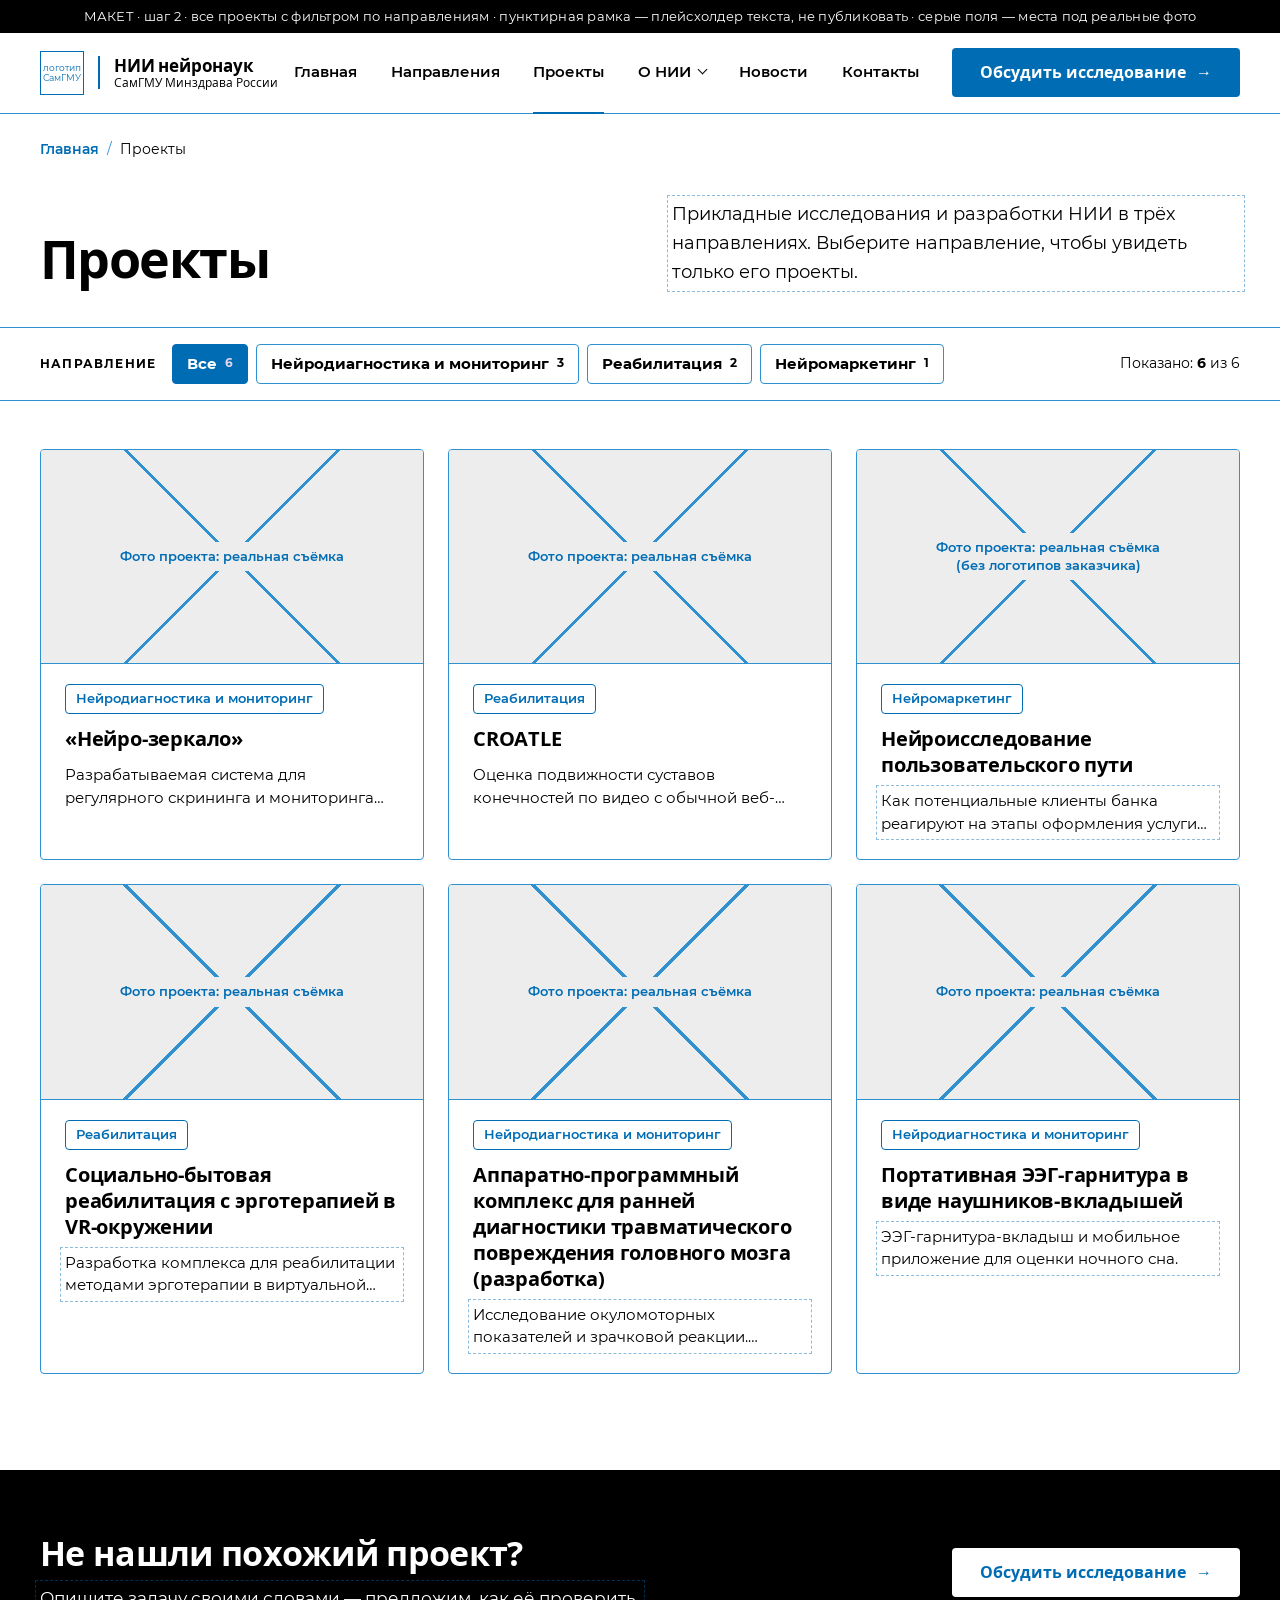
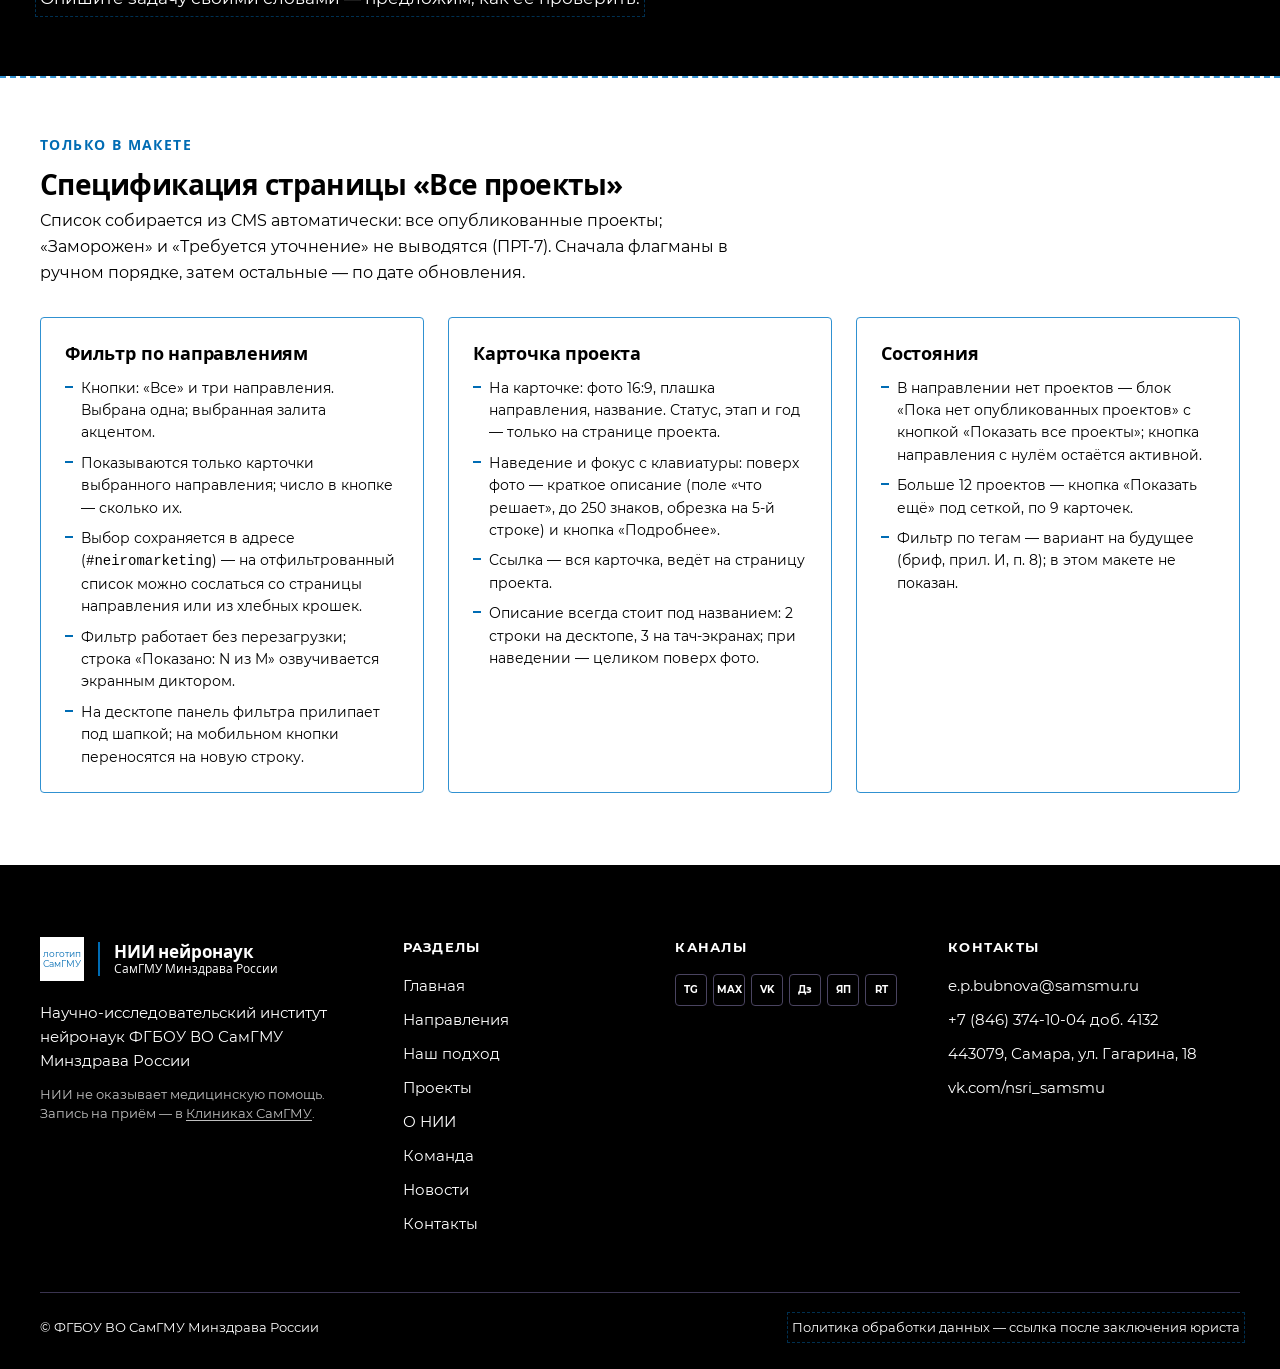
<file: 06_проекты.html>
<!doctype html>
<html lang="ru">
<head>
<meta charset="utf-8">
<meta name="viewport" content="width=device-width, initial-scale=1">
<title>Все проекты — макет сайта, вариант Б</title>
<link rel="stylesheet" href="b.css">
<style>
.crumbs { font-size: 14px; color: var(--muted); padding: 24px 0 0; }
.crumbs a { color: var(--accent); font-weight: 600; }
.crumbs i { font-style: normal; margin: 0 8px; color: var(--line); }
.lhead { padding: 40px 0 40px; display: grid; grid-template-columns: 1fr 1fr; gap: 64px; align-items: end; }
.lhead h1 { font-size: 52px; }
.lhead p { font-size: 18px; color: var(--muted); }

.fbar { position: sticky; top: 80px; z-index: 3; background: rgba(255,255,255,.97); border-top: 1px solid var(--line); border-bottom: 1px solid var(--line); }
.fbar .wrap { display: flex; align-items: center; justify-content: space-between; gap: 24px; padding-top: 16px; padding-bottom: 16px; }
.flt { display: flex; gap: 8px; flex-wrap: wrap; }
.flt-l { font-size: 12px; font-weight: 700; letter-spacing: .1em; text-transform: uppercase; color: var(--muted); margin-right: 8px; align-self: center; }
.flt button { font-family: inherit; font-size: 15px; font-weight: 700; line-height: 1.2; color: var(--text); background: #fff; border: 1.5px solid var(--line); border-radius: var(--r); padding: 10px 14px; cursor: pointer; display: inline-flex; gap: 8px; align-items: center; white-space: nowrap; transition: border-color .2s, background .2s; }
.flt button b { font-size: 12px; font-weight: 700; color: var(--muted); }
.flt button:hover { border-color: var(--accent); }
.flt button:focus-visible { outline: 3px solid var(--mark); outline-offset: 2px; }
.flt button[aria-pressed="true"] { background: var(--accent); border-color: var(--accent); color: #fff; }
.flt button[aria-pressed="true"] b { color: #E3D6EF; }
.count { font-size: 14px; color: var(--muted); white-space: nowrap; }
.count b { color: var(--text); }

.list { padding: 48px 0 96px; }
.grid { display: grid; grid-template-columns: repeat(3, 1fr); gap: 24px; }
.grid .pcard[hidden] { display: none; }
.empty { border: 1.5px dashed var(--field); border-radius: var(--r); padding: 48px; text-align: center; display: grid; gap: 16px; justify-items: center; }
.empty[hidden] { display: none; }
.empty h2 { font-size: 26px; }
.empty p { color: var(--muted); font-size: 16px; max-width: 34em; }

.cta-band { background: var(--text); color: #fff; padding: 64px 0; }
.cta-band .in { display: flex; justify-content: space-between; align-items: center; gap: 48px; }
.cta-band h2 { color: #fff; font-size: 34px; }
.cta-band p { color: var(--foot-text); margin-top: 12px; font-size: 17px; }
.cta-band .btn { background: #fff; color: var(--accent); }

.spec { padding: 56px 0 72px; border-top: 2px dashed var(--line); }
.spec h2 { font-size: 28px; margin-bottom: 8px; }
.spec > .wrap > p { color: var(--muted); font-size: 16px; margin-bottom: 32px; max-width: 46em; }
.spec-grid { display: grid; grid-template-columns: repeat(3, 1fr); gap: 24px; }
.spec-card { border: 1px solid var(--line); border-radius: var(--r); padding: 24px; background: #fff; }
.spec-card h3 { font-size: 18px; margin-bottom: 12px; }
.spec-card ul { list-style: none; display: grid; gap: 8px; font-size: 14px; }
.spec-card li { padding-left: 16px; position: relative; }
.spec-card li::before { content: ""; position: absolute; left: 0; top: .65em; width: 8px; height: 2px; background: var(--mark); }

@media (max-width: 767px) {
  .crumbs { font-size: 13px; padding-top: 16px; }
  .lhead { grid-template-columns: 1fr; gap: 12px; padding: 24px 0 28px; }
  .lhead h1 { font-size: 32px; }
  .lhead p { font-size: 16px; }
  .fbar { top: 64px; }
  .fbar .wrap { flex-direction: column; align-items: stretch; gap: 10px; padding-top: 12px; padding-bottom: 12px; }
  .flt { flex-wrap: wrap; }
  .flt-l { display: none; }
  .flt button { padding: 10px 12px; font-size: 14px; min-height: 44px; }
  .list { padding: 28px 0 56px; }
  .grid { grid-template-columns: 1fr; gap: 16px; }
  .empty { padding: 28px 20px; }
  .cta-band { padding: 48px 0; }
  .cta-band .in { flex-direction: column; align-items: stretch; gap: 24px; }
  .cta-band h2 { font-size: 26px; }
  .spec { padding: 36px 0 48px; }
  .spec-grid { grid-template-columns: 1fr; }
}
</style>
</head>
<body>
<a class="skip" href="#main">Перейти к содержанию</a>
<div class="mock">МАКЕТ · шаг 2 · все проекты с фильтром по направлениям · пунктирная рамка — плейсхолдер текста, не публиковать · серые поля — места под реальные фото</div>

<header>
  <div class="wrap hd">
    <a class="logo" href="01_главная.html"><span class="logo-samsmu">логотип<br>СамГМУ</span><span class="logo-name">НИИ нейронаук<small>СамГМУ Минздрава России</small></span></a>
    <nav id="menu" aria-label="Главное меню"><a href="01_главная.html">Главная</a><a href="01_главная.html#napravleniya">Направления</a><a href="06_проекты.html" class="on" aria-current="page">Проекты</a><div class="has-sub"><a href="01_главная.html#o-nii" class="sub-t">О НИИ</a><div class="nav-sub" aria-label="О НИИ"><a href="01_главная.html#o-centre">Наш подход</a><a href="01_главная.html#o-nii">История НИИ</a><a href="11_команда.html">Команда</a></div></div><a href="10_новости.html">Новости</a><a href="#kontakty">Контакты</a><a class="btn nav-cta" href="01_главная.html#obsudit-nir">Обсудить исследование</a></nav>
    <div class="hd-right">
      <div class="chs"><span class="chi">TG</span><span class="chi">MAX</span><a class="chi" href="https://vk.com/nsri_samsmu" target="_blank" rel="noopener">VK</a><span class="chi">Дз</span></div>
      <a class="btn btn-hd" href="01_главная.html#obsudit-nir">Обсудить</a>
      <button class="burger" type="button" aria-label="Открыть меню" aria-controls="menu" aria-expanded="false"><i></i></button>
    </div>
  </div>
</header>

<main id="main">
  <div class="wrap">
    <div class="crumbs"><a href="01_главная.html">Главная</a><i>/</i><span>Проекты</span></div>
    <div class="lhead">
      <h1>Проекты</h1>
      <p class="ph">Прикладные исследования и разработки НИИ в трёх направлениях. Выберите направление, чтобы увидеть только его проекты.</p>
    </div>
  </div>

  <div class="fbar">
    <div class="wrap">
      <div class="flt" role="group" aria-label="Фильтр по направлению">
        <span class="flt-l">Направление</span>
        <button type="button" data-f="all" aria-pressed="true">Все <b>6</b></button>
        <button type="button" data-f="neirodiagnostika" aria-pressed="false">Нейродиагностика и мониторинг <b>3</b></button>
        <button type="button" data-f="reabilitaciya" aria-pressed="false">Реабилитация <b>2</b></button>
        <button type="button" data-f="neiromarketing" aria-pressed="false">Нейромаркетинг <b>1</b></button>
      </div>
      <div class="count" aria-live="polite">Показано: <b id="cnt">6</b> из 6</div>
    </div>
  </div>

  <section class="list" aria-label="Список проектов">
    <div class="wrap">
      <div class="grid">
        <a class="pcard" data-dir="neirodiagnostika" href="13_проект_Нейро-зеркало.html"><div class="pc-media"><div class="photo-ph"><span>Фото проекта: реальная съёмка</span></div><div class="nc-sum"><p>Разрабатываемая система для регулярного скрининга и мониторинга когнитивного состояния людей 60 лет и старше и подбора когнитивных тренировок. Диагноз не ставит: результаты интерпретирует специалист.</p><span class="more-b">Подробнее</span></div></div><div class="pcard-b">
          <span class="tag dir">Нейродиагностика и мониторинг</span><h3>«Нейро-зеркало»</h3><p class="nc-lead">Разрабатываемая система для регулярного скрининга и мониторинга когнитивного состояния людей 60 лет и старше и подбора когнитивных тренировок. Диагноз не ставит: результаты интерпретирует специалист.</p></div></a>
        <a class="pcard" data-dir="reabilitaciya" href="14_проект_CROATLE.html"><div class="pc-media"><div class="photo-ph"><span>Фото проекта: реальная съёмка</span></div><div class="nc-sum"><p>Оценка подвижности суставов конечностей по видео с обычной веб-камеры: компьютерное зрение измеряет углы и амплитуду движений при стандартизированных упражнениях и показывает динамику восстановления. Исследовательский прототип.</p><span class="more-b">Подробнее</span></div></div><div class="pcard-b">
          <span class="tag dir">Реабилитация</span><h3>CROATLE</h3><p class="nc-lead">Оценка подвижности суставов конечностей по видео с обычной веб-камеры: компьютерное зрение измеряет углы и амплитуду движений при стандартизированных упражнениях и показывает динамику восстановления. Исследовательский прототип.</p></div></a>
        <a class="pcard" data-dir="neiromarketing" href="02_проект.html"><div class="pc-media"><div class="photo-ph"><span>Фото проекта: реальная съёмка<br>(без логотипов заказчика)</span></div><div class="nc-sum"><p class="ph">Как потенциальные клиенты банка реагируют на этапы оформления услуги на сайте — и где путь можно упростить.</p><span class="more-b">Подробнее</span></div></div><div class="pcard-b">
          <span class="tag dir">Нейромаркетинг</span><h3>Нейроисследование пользовательского пути</h3><p class="nc-lead ph">Как потенциальные клиенты банка реагируют на этапы оформления услуги на сайте.</p></div></a>
        <a class="pcard" data-dir="reabilitaciya" href="02_проект.html"><div class="pc-media"><div class="photo-ph"><span>Фото проекта: реальная съёмка</span></div><div class="nc-sum"><p class="ph">Разработка комплекса для реабилитации методами эрготерапии в виртуальной реальности с тактильной обратной связью. Медицинское изделие в разработке.</p><span class="more-b">Подробнее</span></div></div><div class="pcard-b">
          <span class="tag dir">Реабилитация</span><h3>Социально-бытовая реабилитация с эрготерапией в VR-окружении</h3><p class="nc-lead ph">Разработка комплекса для реабилитации методами эрготерапии в виртуальной реальности с тактильной обратной связью. Медицинское изделие в разработке.</p></div></a>
        <a class="pcard" data-dir="neirodiagnostika" href="02_проект.html"><div class="pc-media"><div class="photo-ph"><span>Фото проекта: реальная съёмка</span></div><div class="nc-sum"><p class="ph">Исследование окуломоторных показателей и зрачковой реакции. Медицинское изделие в разработке, не зарегистрировано.</p><span class="more-b">Подробнее</span></div></div><div class="pcard-b">
          <span class="tag dir">Нейродиагностика и мониторинг</span><h3>Аппаратно-программный комплекс для ранней диагностики травматического повреждения головного мозга (разработка)</h3><p class="nc-lead ph">Исследование окуломоторных показателей и зрачковой реакции. Медицинское изделие в разработке, не зарегистрировано.</p></div></a>
        <a class="pcard" data-dir="neirodiagnostika" href="02_проект.html"><div class="pc-media"><div class="photo-ph"><span>Фото проекта: реальная съёмка</span></div><div class="nc-sum"><p class="ph">Малоканальная ЭЭГ-гарнитура в виде наушников-вкладышей и мобильное приложение для оценки ночного сна.</p><span class="more-b">Подробнее</span></div></div><div class="pcard-b">
          <span class="tag dir">Нейродиагностика и мониторинг</span><h3>Портативная ЭЭГ-гарнитура в виде наушников-вкладышей</h3><p class="nc-lead ph">ЭЭГ-гарнитура-вкладыш и мобильное приложение для оценки ночного сна.</p></div></a>
      </div>
      <div class="empty" hidden>
        <h2>В этом направлении пока нет опубликованных проектов</h2>
        <p>Посмотрите проекты других направлений или опишите свою задачу — предложим, как её проверить.</p>
        <button type="button" class="btn-sec" data-f="all">Показать все проекты</button>
      </div>
    </div>
  </section>

  <section class="cta-band">
    <div class="wrap in">
      <div><h2>Не нашли похожий проект?</h2><p class="ph">Опишите задачу своими словами — предложим, как её проверить.</p></div>
      <a class="btn" href="01_главная.html#obsudit-nir">Обсудить исследование</a>
    </div>
  </section>

  <!-- Спецификация шаблона: только для макета -->
  <section class="spec" aria-label="Спецификация шаблона для разработчика">
    <div class="wrap">
      <div class="sec-num">Только в макете</div>
      <h2>Спецификация страницы «Все проекты»</h2>
      <p>Список собирается из CMS автоматически: все опубликованные проекты; «Заморожен» и «Требуется уточнение» не выводятся (ПРТ-7). Сначала флагманы в ручном порядке, затем остальные — по дате обновления.</p>
      <div class="spec-grid">
        <div class="spec-card">
          <h3>Фильтр по направлениям</h3>
          <ul>
            <li>Кнопки: «Все» и три направления. Выбрана одна; выбранная залита акцентом.</li>
            <li>Показываются только карточки выбранного направления; число в кнопке — сколько их.</li>
            <li>Выбор сохраняется в адресе (<code>#neiromarketing</code>) — на отфильтрованный список можно сослаться со страницы направления или из хлебных крошек.</li>
            <li>Фильтр работает без перезагрузки; строка «Показано: N из M» озвучивается экранным диктором.</li>
            <li>На десктопе панель фильтра прилипает под шапкой; на мобильном кнопки переносятся на новую строку.</li>
          </ul>
        </div>
        <div class="spec-card">
          <h3>Карточка проекта</h3>
          <ul>
            <li>На карточке: фото 16:9, плашка направления, название. Статус, этап и год — только на странице проекта.</li>
            <li>Наведение и фокус с клавиатуры: поверх фото — краткое описание (поле «что решает», до 250 знаков, обрезка на 5-й строке) и кнопка «Подробнее».</li>
            <li>Ссылка — вся карточка, ведёт на страницу проекта.</li>
            <li>Описание всегда стоит под названием: 2 строки на десктопе, 3 на тач-экранах; при наведении — целиком поверх фото.</li>
          </ul>
        </div>
        <div class="spec-card">
          <h3>Состояния</h3>
          <ul>
            <li>В направлении нет проектов — блок «Пока нет опубликованных проектов» с кнопкой «Показать все проекты»; кнопка направления с нулём остаётся активной.</li>
            <li>Больше 12 проектов — кнопка «Показать ещё» под сеткой, по 9 карточек.</li>
            <li>Фильтр по тегам — вариант на будущее (бриф, прил. И, п. 8); в этом макете не показан.</li>
          </ul>
        </div>
      </div>
    </div>
  </section>
</main>

<footer id="kontakty">
  <div class="wrap">
    <div class="ft">
      <div>
        <a class="logo" href="01_главная.html"><span class="logo-samsmu">логотип<br>СамГМУ</span><span class="logo-name">НИИ нейронаук<small>СамГМУ Минздрава России</small></span></a>
        <p style="margin-top:20px">Научно-исследовательский институт нейронаук ФГБОУ ВО СамГМУ Минздрава России</p><p class="ft-note">НИИ не оказывает медицинскую помощь. Запись на приём — в <a href="https://clinica.samsmu.ru/" target="_blank" rel="noopener">Клиниках СамГМУ</a>.</p>
      </div>
      <div><h4>Разделы</h4><ul><li><a href="01_главная.html">Главная</a></li><li><a href="01_главная.html#napravleniya">Направления</a></li><li><a href="01_главная.html#o-centre">Наш подход</a></li><li><a href="06_проекты.html">Проекты</a></li><li><a href="01_главная.html#o-nii">О НИИ</a></li><li><a href="11_команда.html">Команда</a></li><li><a href="10_новости.html">Новости</a></li><li><a href="#kontakty">Контакты</a></li></ul></div>
      <div><h4>Каналы</h4><div class="chs" style="flex-wrap:wrap"><span class="chi">TG</span><span class="chi">MAX</span><a class="chi" href="https://vk.com/nsri_samsmu" target="_blank" rel="noopener">VK</a><span class="chi">Дз</span><span class="chi">ЯП</span><span class="chi">RT</span></div></div>
      <div><h4>Контакты</h4><ul><li>e.p.bubnova@samsmu.ru</li><li>+7 (846) 374-10-04 доб. 4132</li><li>443079, Самара, ул. Гагарина, 18</li><li><a href="https://vk.com/nsri_samsmu" target="_blank" rel="noopener">vk.com/nsri_samsmu</a></li></ul></div>
    </div>
    <div class="ft-bottom"><span>© ФГБОУ ВО СамГМУ Минздрава России</span><span class="ph">Политика обработки данных — ссылка после заключения юриста</span></div>
  </div>
</footer>
<script src="nav.js"></script>
<script>
// Макет: фильтр проектов по направлению, выбор хранится в адресе
(function () {
  var btns = document.querySelectorAll(".flt button");
  var cards = document.querySelectorAll(".grid .pcard");
  var empty = document.querySelector(".empty");
  var cnt = document.getElementById("cnt");
  function apply(f) {
    var shown = 0;
    cards.forEach(function (c) {
      var on = f === "all" || c.dataset.dir === f;
      c.hidden = !on;
      if (on) shown++;
    });
    btns.forEach(function (b) { b.setAttribute("aria-pressed", String(b.dataset.f === f)); });
    cnt.textContent = shown;
    empty.hidden = shown > 0;
  }
  function fromHash() {
    var h = location.hash.slice(1);
    var ok = Array.prototype.some.call(btns, function (b) { return b.dataset.f === h; });
    apply(ok ? h : "all");
  }
  document.addEventListener("click", function (e) {
    var b = e.target.closest("[data-f]");
    if (!b) return;
    var f = b.dataset.f;
    history.replaceState(null, "", f === "all" ? location.pathname : "#" + f);
    apply(f);
  });
  window.addEventListener("hashchange", fromHash);
  fromHash();
})();
</script>
</body>
</html>
</file>
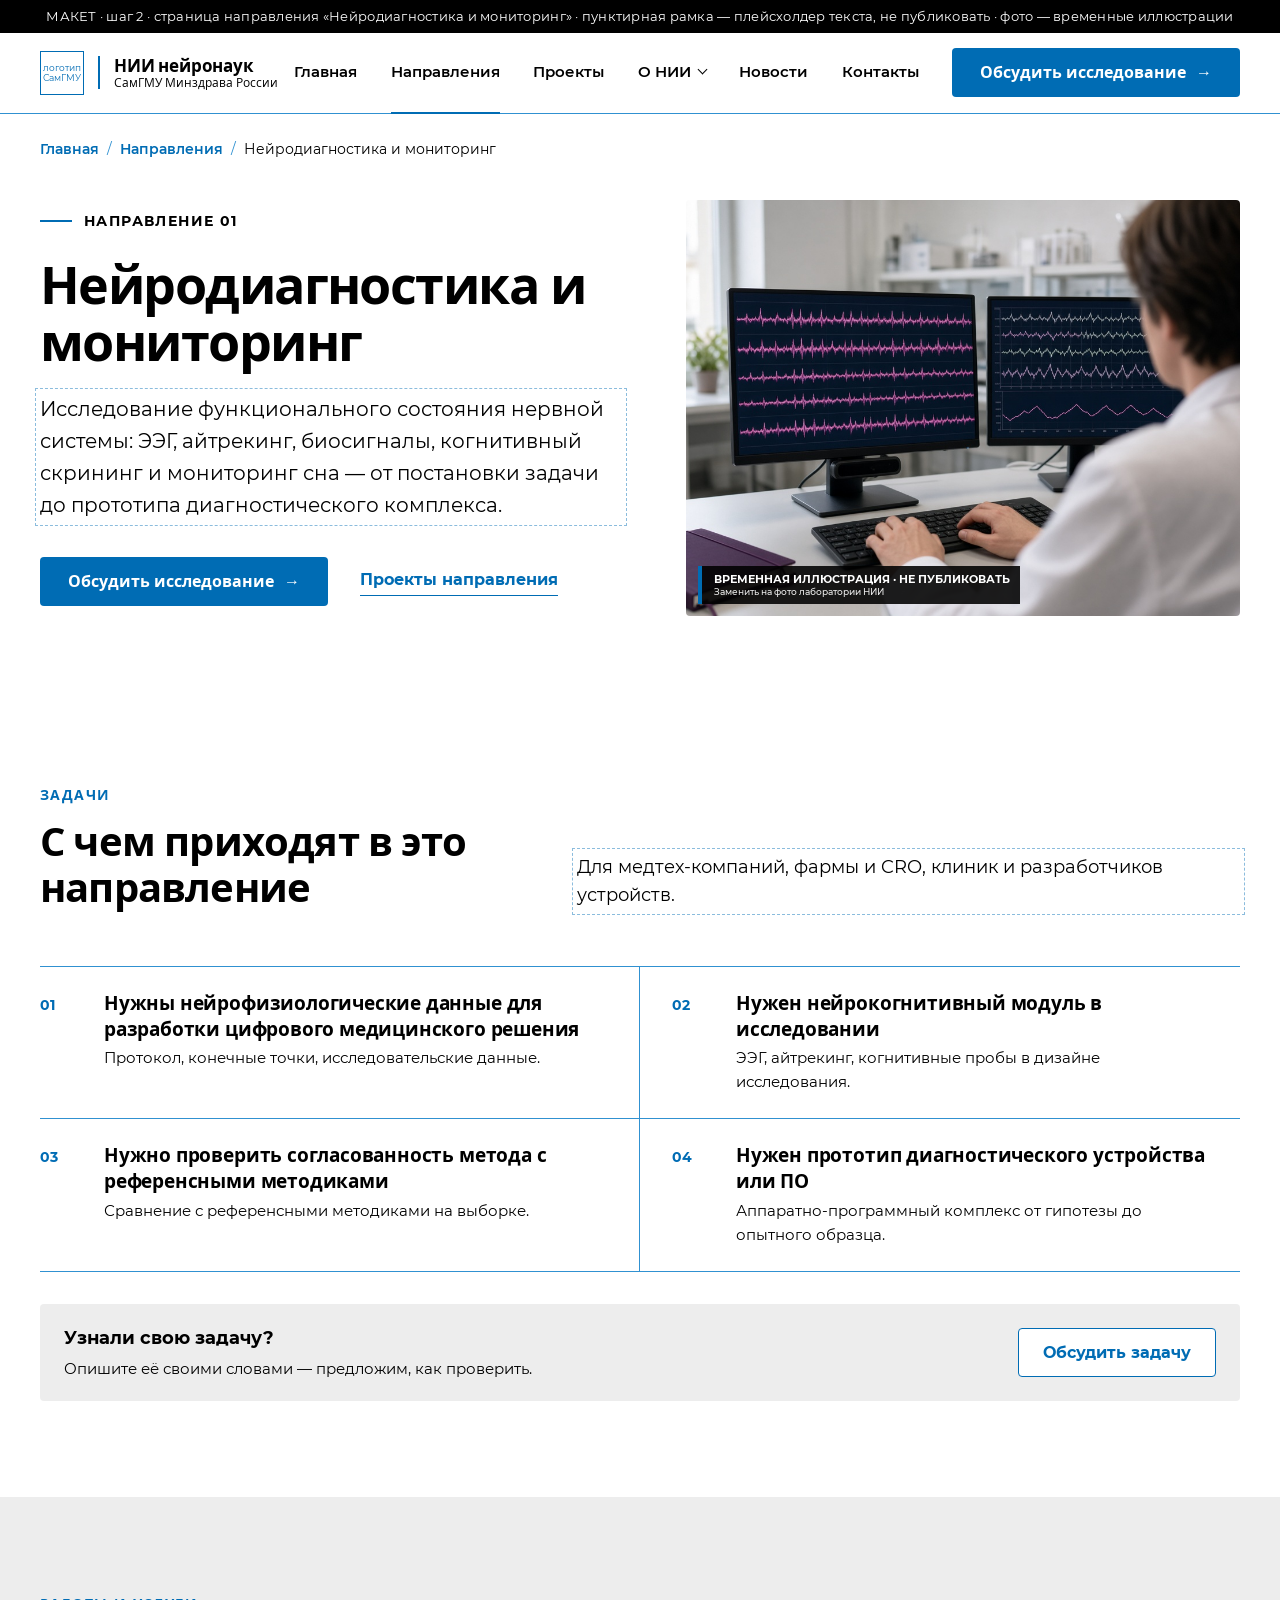
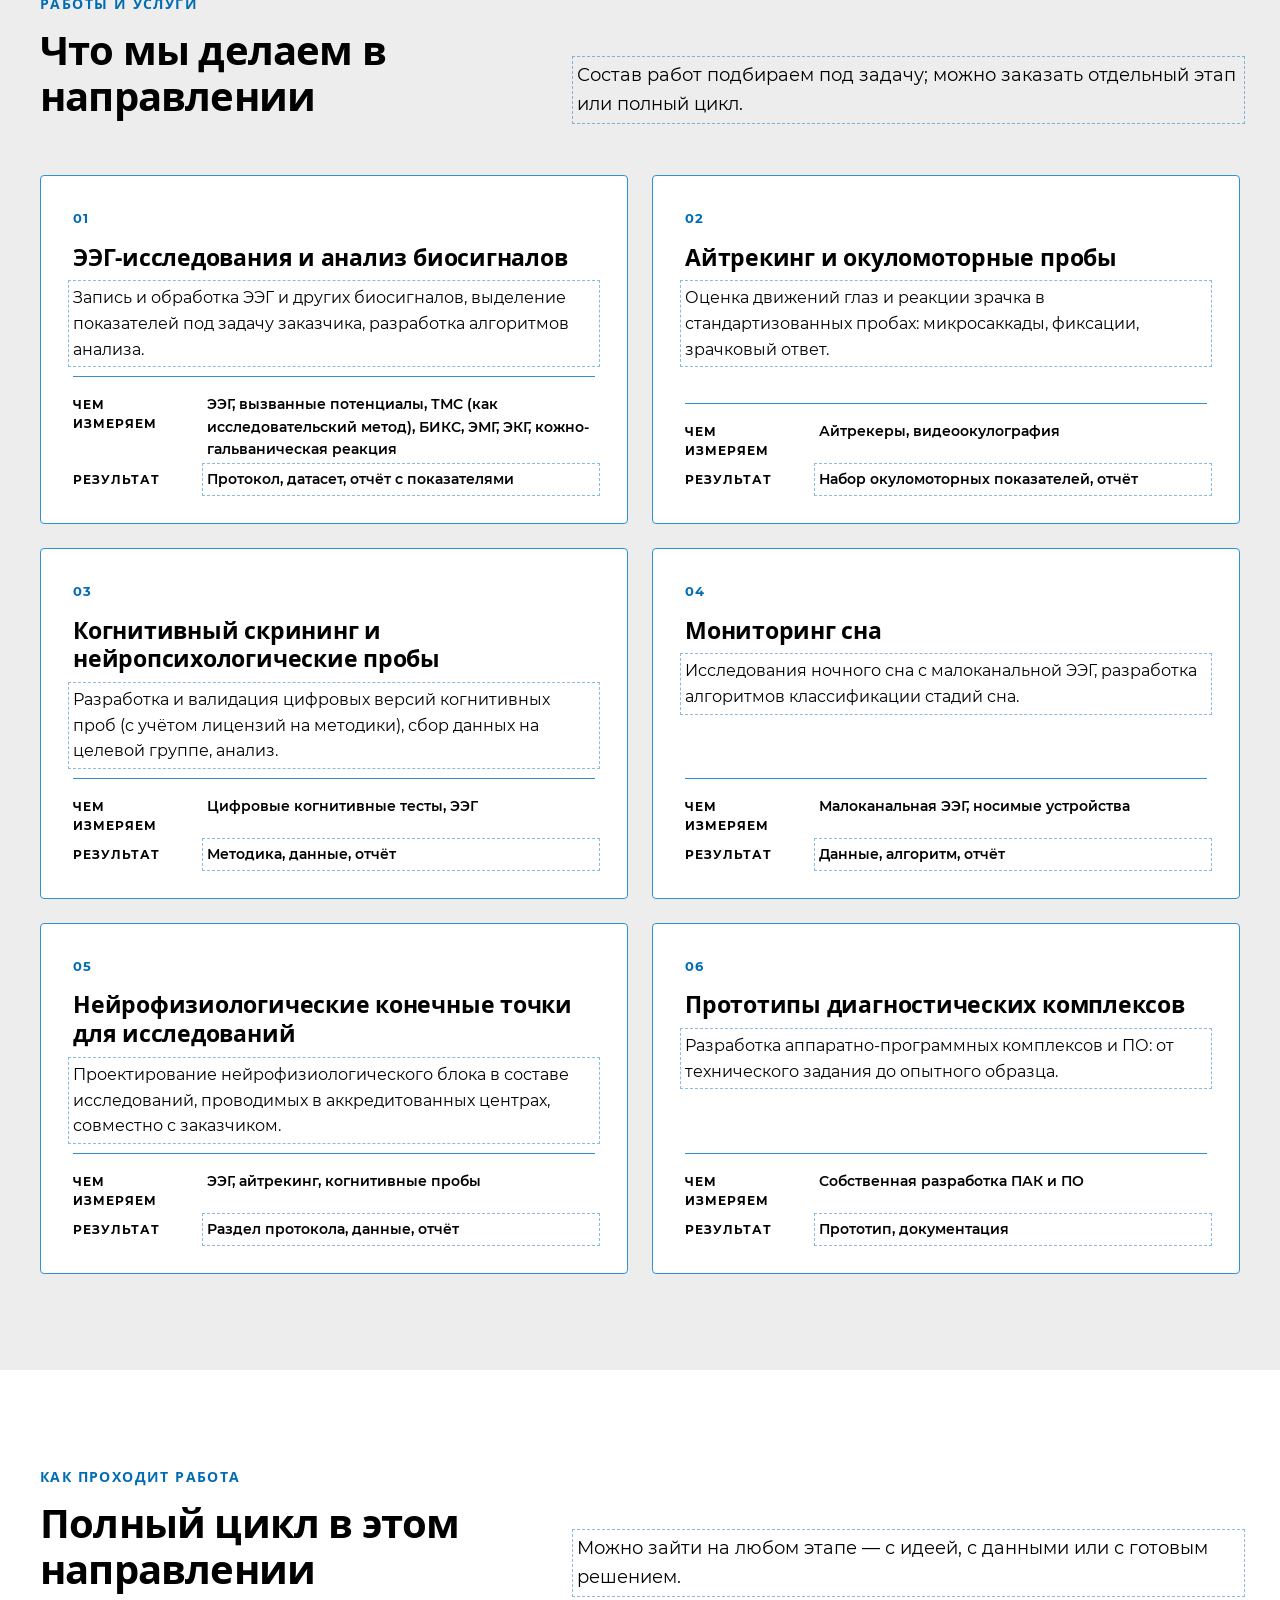
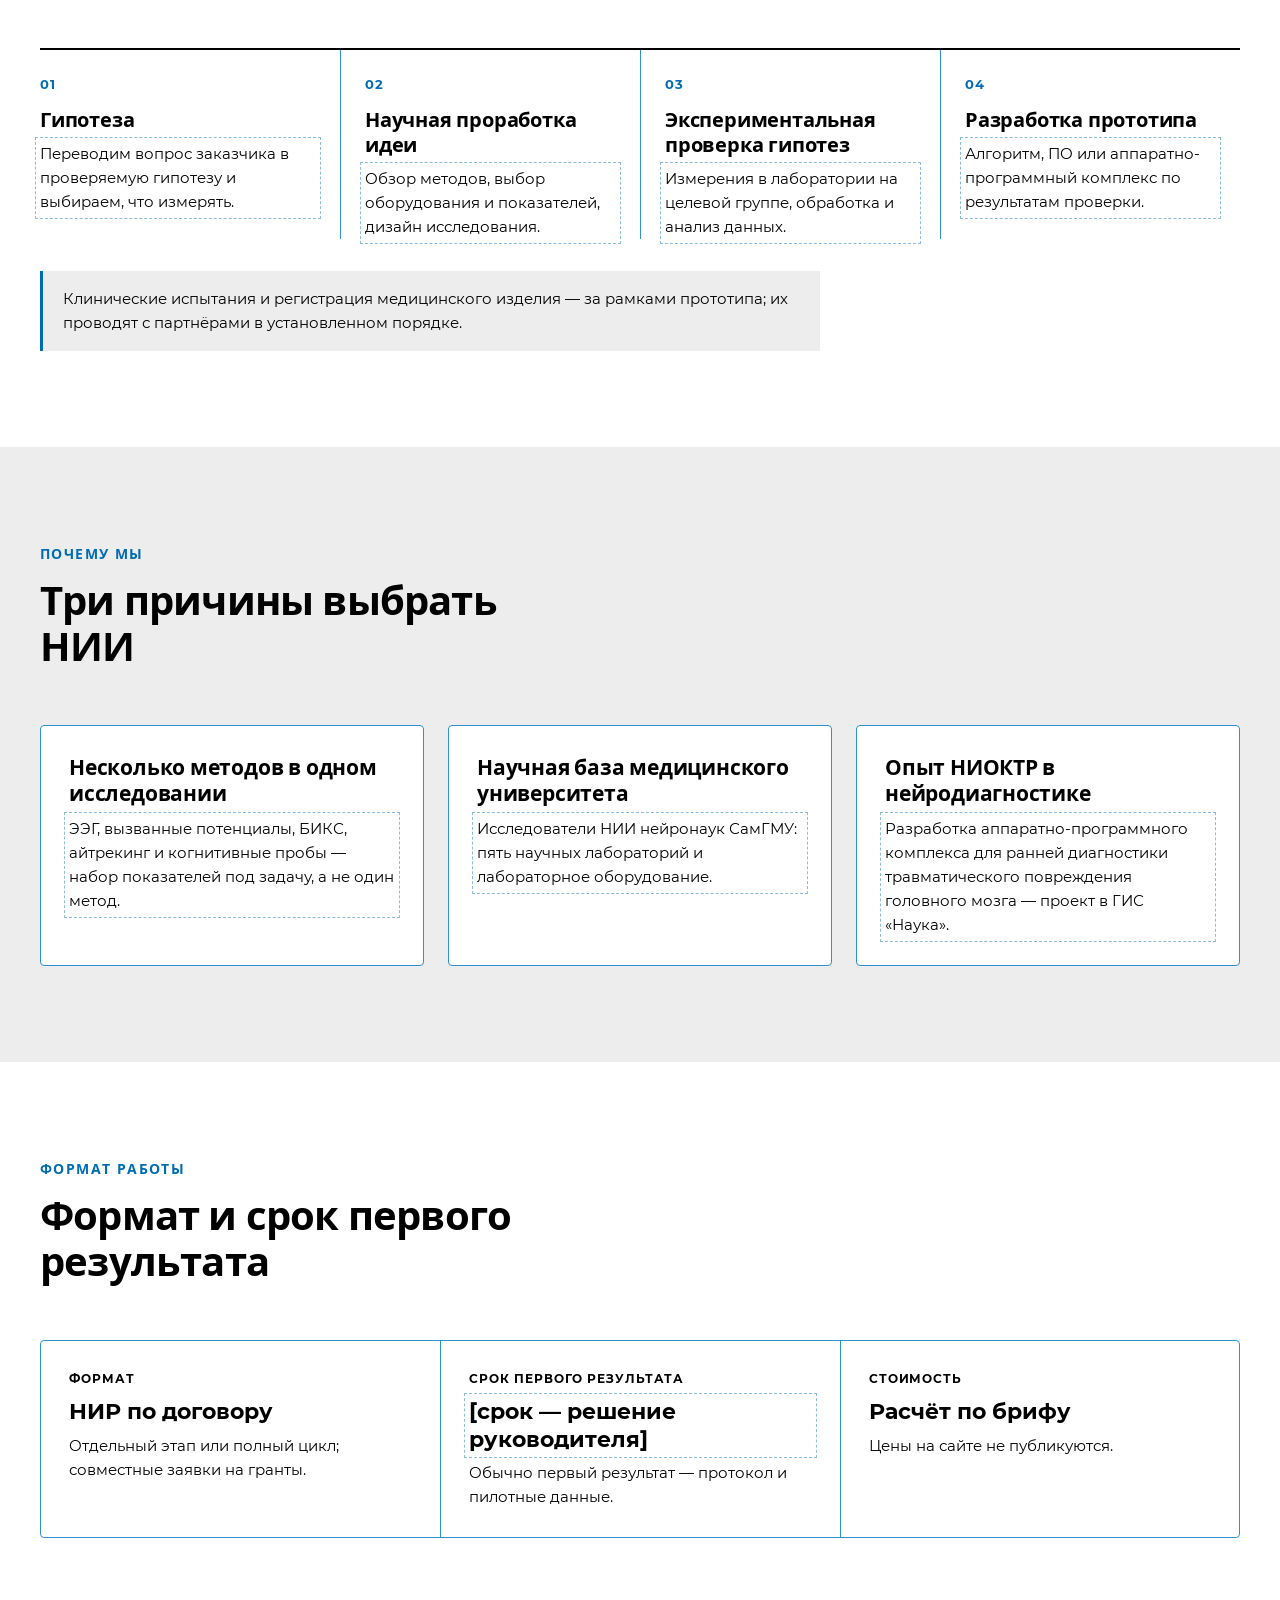
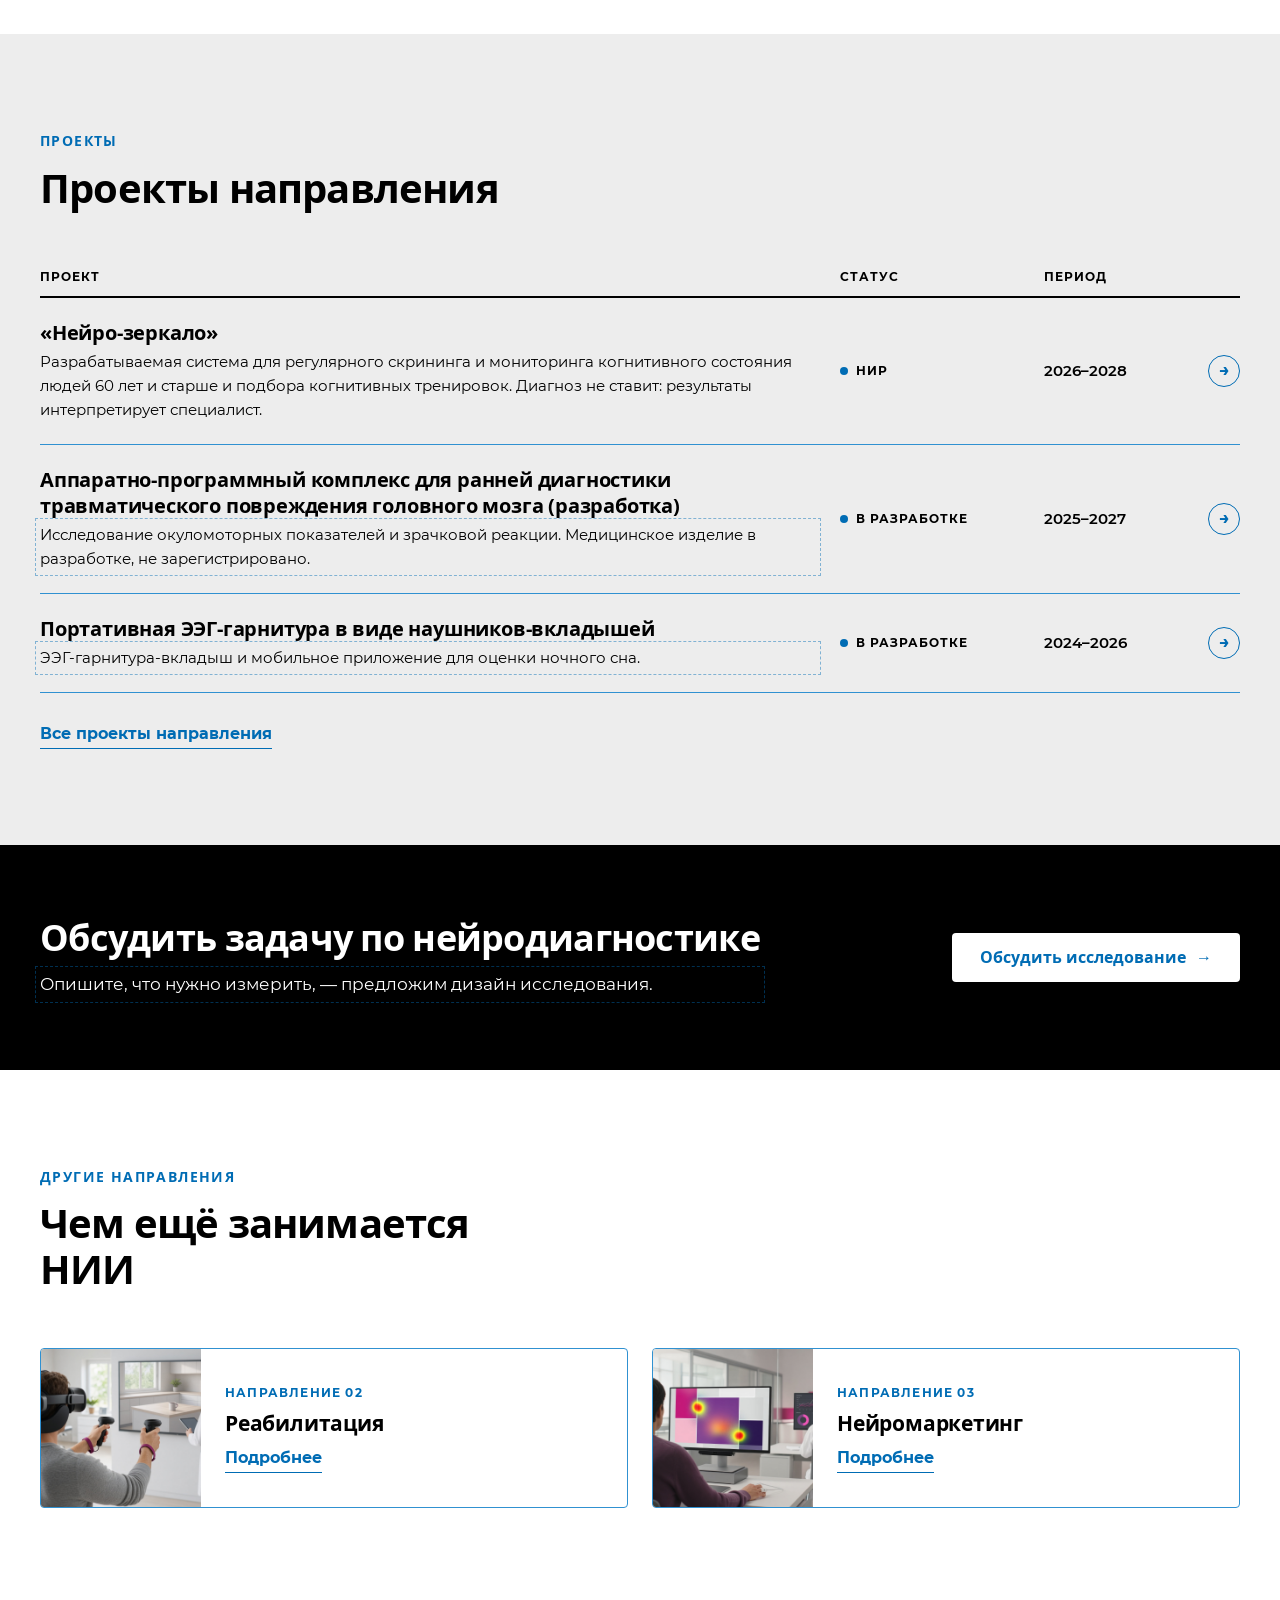
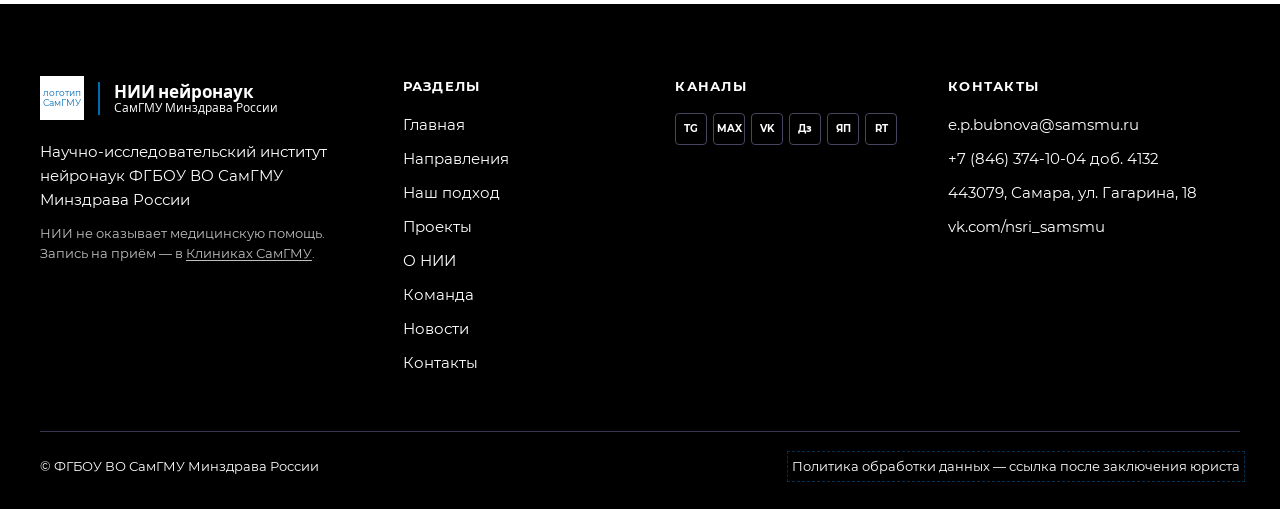
<file: 07_направление_нейродиагностика.html>
<!doctype html>
<html lang="ru">
<head>
<meta charset="utf-8">
<meta name="viewport" content="width=device-width, initial-scale=1">
<title>Направление «Нейродиагностика и мониторинг» — макет сайта, вариант Б</title>
<link rel="stylesheet" href="b.css">
<link rel="stylesheet" href="napr.css">
</head>
<body data-source="Направление «Нейродиагностика и мониторинг»">
<a class="skip" href="#main">Перейти к содержанию</a>
<div class="mock">МАКЕТ · шаг 2 · страница направления «Нейродиагностика и мониторинг» · пунктирная рамка — плейсхолдер текста, не публиковать · фото — временные иллюстрации</div>

<header>
  <div class="wrap hd">
    <a class="logo" href="01_главная.html"><span class="logo-samsmu">логотип<br>СамГМУ</span><span class="logo-name">НИИ нейронаук<small>СамГМУ Минздрава России</small></span></a>
    <nav id="menu" aria-label="Главное меню"><a href="01_главная.html">Главная</a><a href="01_главная.html#napravleniya" class="on" aria-current="page">Направления</a><a href="06_проекты.html">Проекты</a><div class="has-sub"><a href="01_главная.html#o-nii" class="sub-t">О НИИ</a><div class="nav-sub" aria-label="О НИИ"><a href="01_главная.html#o-centre">Наш подход</a><a href="01_главная.html#o-nii">История НИИ</a><a href="11_команда.html">Команда</a></div></div><a href="10_новости.html">Новости</a><a href="#kontakty">Контакты</a><a class="btn nav-cta" href="01_главная.html#obsudit-nir">Обсудить исследование</a></nav>
    <div class="hd-right">
      <div class="chs"><span class="chi">TG</span><span class="chi">MAX</span><a class="chi" href="https://vk.com/nsri_samsmu" target="_blank" rel="noopener">VK</a><span class="chi">Дз</span></div>
      <a class="btn btn-hd" href="01_главная.html#obsudit-nir">Обсудить</a>
      <button class="burger" type="button" aria-label="Открыть меню" aria-controls="menu" aria-expanded="false"><i></i></button>
    </div>
  </div>
</header>

<main id="main">
  <div class="wrap">
    <div class="crumbs"><a href="01_главная.html">Главная</a><i>/</i><a href="01_главная.html#napravleniya">Направления</a><i>/</i><span>Нейродиагностика и мониторинг</span></div>
    <div class="dhero">
      <div>
        <div class="eyebrow">Направление 01</div>
        <h1>Нейродиагностика и мониторинг</h1>
        <p class="lead ph">Исследование функционального состояния нервной системы: ЭЭГ, айтрекинг, биосигналы, когнитивный скрининг и мониторинг сна — от постановки задачи до прототипа диагностического комплекса.</p>
        <div class="cta"><a class="btn" href="01_главная.html?direction=neirodiagnostika#obsudit-nir">Обсудить исследование</a><a class="link" href="#proekty-napr">Проекты направления</a></div>
      </div>
      <div class="imgw"><img src="img_только_для_макета/02_нейродиагностика.jpg" alt="Временная иллюстрация: Нейродиагностика и мониторинг"><span class="tmp">ВРЕМЕННАЯ ИЛЛЮСТРАЦИЯ · НЕ ПУБЛИКОВАТЬ<small>Заменить на фото лаборатории НИИ</small></span></div>
    </div>
  </div>

  <section class="block">
    <div class="wrap">
      <div class="sec-head"><div><div class="sec-num">Задачи</div><h2>С чем приходят в это направление</h2></div><p class="sub ph">Для медтех-компаний, фармы и CRO, клиник и разработчиков устройств.</p></div>
      <div class="ptasks"><div><b>01</b><div><h3>Нужны нейрофизиологические данные для разработки цифрового медицинского решения</h3><p>Протокол, конечные точки, исследовательские данные.</p></div></div><div><b>02</b><div><h3>Нужен нейрокогнитивный модуль в исследовании</h3><p>ЭЭГ, айтрекинг, когнитивные пробы в дизайне исследования.</p></div></div><div><b>03</b><div><h3>Нужно проверить согласованность метода с референсными методиками</h3><p>Сравнение с референсными методиками на выборке.</p></div></div><div><b>04</b><div><h3>Нужен прототип диагностического устройства или ПО</h3><p>Аппаратно-программный комплекс от гипотезы до опытного образца.</p></div></div></div>
      <div class="tasks-cta"><p>Узнали свою задачу? <span>Опишите её своими словами — предложим, как проверить.</span></p><a class="btn-sec" href="01_главная.html?direction=neirodiagnostika#obsudit-nir">Обсудить задачу</a></div>
    </div>
  </section>

  <section class="block band">
    <div class="wrap">
      <div class="sec-head"><div><div class="sec-num">Работы и услуги</div><h2>Что мы делаем в направлении</h2></div><p class="sub ph">Состав работ подбираем под задачу; можно заказать отдельный этап или полный цикл.</p></div>
      <div class="svc"><article><span class="n">01</span><h3>ЭЭГ-исследования и анализ биосигналов</h3><p class="ph">Запись и обработка ЭЭГ и других биосигналов, выделение показателей под задачу заказчика, разработка алгоритмов анализа.</p><dl><dt>Чем измеряем</dt><dd>ЭЭГ, вызванные потенциалы, ТМС (как исследовательский метод), БИКС, ЭМГ, ЭКГ, кожно-гальваническая реакция</dd><dt>Результат</dt><dd class="ph">Протокол, датасет, отчёт с показателями</dd></dl></article><article><span class="n">02</span><h3>Айтрекинг и окуломоторные пробы</h3><p class="ph">Оценка движений глаз и реакции зрачка в стандартизованных пробах: микросаккады, фиксации, зрачковый ответ.</p><dl><dt>Чем измеряем</dt><dd>Айтрекеры, видеоокулография</dd><dt>Результат</dt><dd class="ph">Набор окуломоторных показателей, отчёт</dd></dl></article><article><span class="n">03</span><h3>Когнитивный скрининг и нейропсихологические пробы</h3><p class="ph">Разработка и валидация цифровых версий когнитивных проб (с учётом лицензий на методики), сбор данных на целевой группе, анализ.</p><dl><dt>Чем измеряем</dt><dd>Цифровые когнитивные тесты, ЭЭГ</dd><dt>Результат</dt><dd class="ph">Методика, данные, отчёт</dd></dl></article><article><span class="n">04</span><h3>Мониторинг сна</h3><p class="ph">Исследования ночного сна с малоканальной ЭЭГ, разработка алгоритмов классификации стадий сна.</p><dl><dt>Чем измеряем</dt><dd>Малоканальная ЭЭГ, носимые устройства</dd><dt>Результат</dt><dd class="ph">Данные, алгоритм, отчёт</dd></dl></article><article><span class="n">05</span><h3>Нейрофизиологические конечные точки для исследований</h3><p class="ph">Проектирование нейрофизиологического блока в составе исследований, проводимых в аккредитованных центрах, совместно с заказчиком.</p><dl><dt>Чем измеряем</dt><dd>ЭЭГ, айтрекинг, когнитивные пробы</dd><dt>Результат</dt><dd class="ph">Раздел протокола, данные, отчёт</dd></dl></article><article><span class="n">06</span><h3>Прототипы диагностических комплексов</h3><p class="ph">Разработка аппаратно-программных комплексов и ПО: от технического задания до опытного образца.</p><dl><dt>Чем измеряем</dt><dd>Собственная разработка ПАК и ПО</dd><dt>Результат</dt><dd class="ph">Прототип, документация</dd></dl></article></div>
    </div>
  </section>

  <section class="block">
    <div class="wrap">
      <div class="sec-head"><div><div class="sec-num">Как проходит работа</div><h2>Полный цикл в этом направлении</h2></div><p class="sub ph">Можно зайти на любом этапе — с идеей, с данными или с готовым решением.</p></div>
      <div class="steps"><div><b>01</b><h3>Гипотеза</h3><p class="ph">Переводим вопрос заказчика в проверяемую гипотезу и выбираем, что измерять.</p></div><div><b>02</b><h3>Научная проработка идеи</h3><p class="ph">Обзор методов, выбор оборудования и показателей, дизайн исследования.</p></div><div><b>03</b><h3>Экспериментальная проверка гипотез</h3><p class="ph">Измерения в лаборатории на целевой группе, обработка и анализ данных.</p></div><div><b>04</b><h3>Разработка прототипа</h3><p class="ph">Алгоритм, ПО или аппаратно-программный комплекс по результатам проверки.</p></div></div>
      <p class="cav">Клинические испытания и регистрация медицинского изделия — за рамками прототипа; их проводят с партнёрами в установленном порядке.</p>
    </div>
  </section>

  <section class="block band">
    <div class="wrap">
      <div class="sec-head"><div><div class="sec-num">Почему мы</div><h2>Три причины выбрать НИИ</h2></div><div></div></div>
      <div class="why"><div><h3>Несколько методов в одном исследовании</h3><p class="ph">ЭЭГ, вызванные потенциалы, БИКС, айтрекинг и когнитивные пробы — набор показателей под задачу, а не один метод.</p></div><div><h3>Научная база медицинского университета</h3><p class="ph">Исследователи НИИ нейронаук СамГМУ: пять научных лабораторий и лабораторное оборудование.</p></div><div><h3>Опыт НИОКТР в нейродиагностике</h3><p class="ph">Разработка аппаратно-программного комплекса для ранней диагностики травматического повреждения головного мозга — проект в ГИС «Наука».</p></div></div>
    </div>
  </section>

  <section class="block">
    <div class="wrap">
      <div class="sec-head"><div><div class="sec-num">Формат работы</div><h2>Формат и срок первого результата</h2></div><div></div></div>
      <div class="fmt"><div><small>Формат</small><b class="">НИР по договору</b><p>Отдельный этап или полный цикл; совместные заявки на гранты.</p></div><div><small>Срок первого результата</small><b class="ph">[срок — решение руководителя]</b><p>Обычно первый результат — протокол и пилотные данные.</p></div><div><small>Стоимость</small><b class="">Расчёт по брифу</b><p>Цены на сайте не публикуются.</p></div></div>
    </div>
  </section>

  <section class="block band" id="proekty-napr">
    <div class="wrap">
      <div class="sec-head"><div><div class="sec-num">Проекты</div><h2>Проекты направления</h2></div><div></div></div>
      <div class="plist-head"><span>Проект</span><span>Статус</span><span>Период</span><span></span></div><div class="plist2"><a href="13_проект_Нейро-зеркало.html"><div><h3>«Нейро-зеркало»</h3><p>Разрабатываемая система для регулярного скрининга и мониторинга когнитивного состояния людей 60 лет и старше и подбора когнитивных тренировок. Диагноз не ставит: результаты интерпретирует специалист.</p></div><span class="status">НИР</span><span class="per">2026–2028</span><span class="go" aria-hidden="true">→</span></a><a href="02_проект.html"><div><h3>Аппаратно-программный комплекс для ранней диагностики травматического повреждения головного мозга (разработка)</h3><p class="ph">Исследование окуломоторных показателей и зрачковой реакции. Медицинское изделие в разработке, не зарегистрировано.</p></div><span class="status ">В разработке</span><span class="per">2025–2027</span><span class="go" aria-hidden="true">→</span></a><a href="02_проект.html"><div><h3>Портативная ЭЭГ-гарнитура в виде наушников-вкладышей</h3><p class="ph">ЭЭГ-гарнитура-вкладыш и мобильное приложение для оценки ночного сна.</p></div><span class="status ">В разработке</span><span class="per">2024–2026</span><span class="go" aria-hidden="true">→</span></a></div><div class="sec-foot" style="display:flex;justify-content:space-between;align-items:center;margin-top:28px;gap:24px;flex-wrap:wrap"><a class="link" href="06_проекты.html#neirodiagnostika">Все проекты направления</a></div>
    </div>
  </section>

  <section class="cta-band">
    <div class="wrap in">
      <div><h2>Обсудить задачу по нейродиагностике</h2><p class="ph">Опишите, что нужно измерить, — предложим дизайн исследования.</p></div>
      <a class="btn" href="01_главная.html?direction=neirodiagnostika#obsudit-nir">Обсудить исследование</a>
    </div>
  </section>

  <section class="block">
    <div class="wrap">
      <div class="sec-head"><div><div class="sec-num">Другие направления</div><h2>Чем ещё занимается НИИ</h2></div><div></div></div>
      <div class="odirs"><a href="08_направление_реабилитация.html"><img src="img_только_для_макета/03_реабилитация.jpg" alt=""><div><small>Направление 02</small><h3>Реабилитация</h3><span class="link" style="align-self:flex-start">Подробнее</span></div></a><a href="09_направление_нейромаркетинг.html"><img src="img_только_для_макета/05_нейромаркетинг.jpg" alt=""><div><small>Направление 03</small><h3>Нейромаркетинг</h3><span class="link" style="align-self:flex-start">Подробнее</span></div></a></div>
    </div>
  </section>
</main>

<footer id="kontakty">
  <div class="wrap">
    <div class="ft">
      <div>
        <a class="logo" href="01_главная.html"><span class="logo-samsmu">логотип<br>СамГМУ</span><span class="logo-name">НИИ нейронаук<small>СамГМУ Минздрава России</small></span></a>
        <p style="margin-top:20px">Научно-исследовательский институт нейронаук ФГБОУ ВО СамГМУ Минздрава России</p><p class="ft-note">НИИ не оказывает медицинскую помощь. Запись на приём — в <a href="https://clinica.samsmu.ru/" target="_blank" rel="noopener">Клиниках СамГМУ</a>.</p>
      </div>
      <div><h4>Разделы</h4><ul><li><a href="01_главная.html">Главная</a></li><li><a href="01_главная.html#napravleniya">Направления</a></li><li><a href="01_главная.html#o-centre">Наш подход</a></li><li><a href="06_проекты.html">Проекты</a></li><li><a href="01_главная.html#o-nii">О НИИ</a></li><li><a href="11_команда.html">Команда</a></li><li><a href="10_новости.html">Новости</a></li><li><a href="#kontakty">Контакты</a></li></ul></div>
      <div><h4>Каналы</h4><div class="chs" style="flex-wrap:wrap"><span class="chi">TG</span><span class="chi">MAX</span><a class="chi" href="https://vk.com/nsri_samsmu" target="_blank" rel="noopener">VK</a><span class="chi">Дз</span><span class="chi">ЯП</span><span class="chi">RT</span></div></div>
      <div><h4>Контакты</h4><ul><li>e.p.bubnova@samsmu.ru</li><li>+7 (846) 374-10-04 доб. 4132</li><li>443079, Самара, ул. Гагарина, 18</li><li><a href="https://vk.com/nsri_samsmu" target="_blank" rel="noopener">vk.com/nsri_samsmu</a></li></ul></div>
    </div>
    <div class="ft-bottom"><span>© ФГБОУ ВО СамГМУ Минздрава России</span><span class="ph">Политика обработки данных — ссылка после заключения юриста</span></div>
  </div>
</footer>
<script src="nav.js"></script>
</body>
</html>
</file>
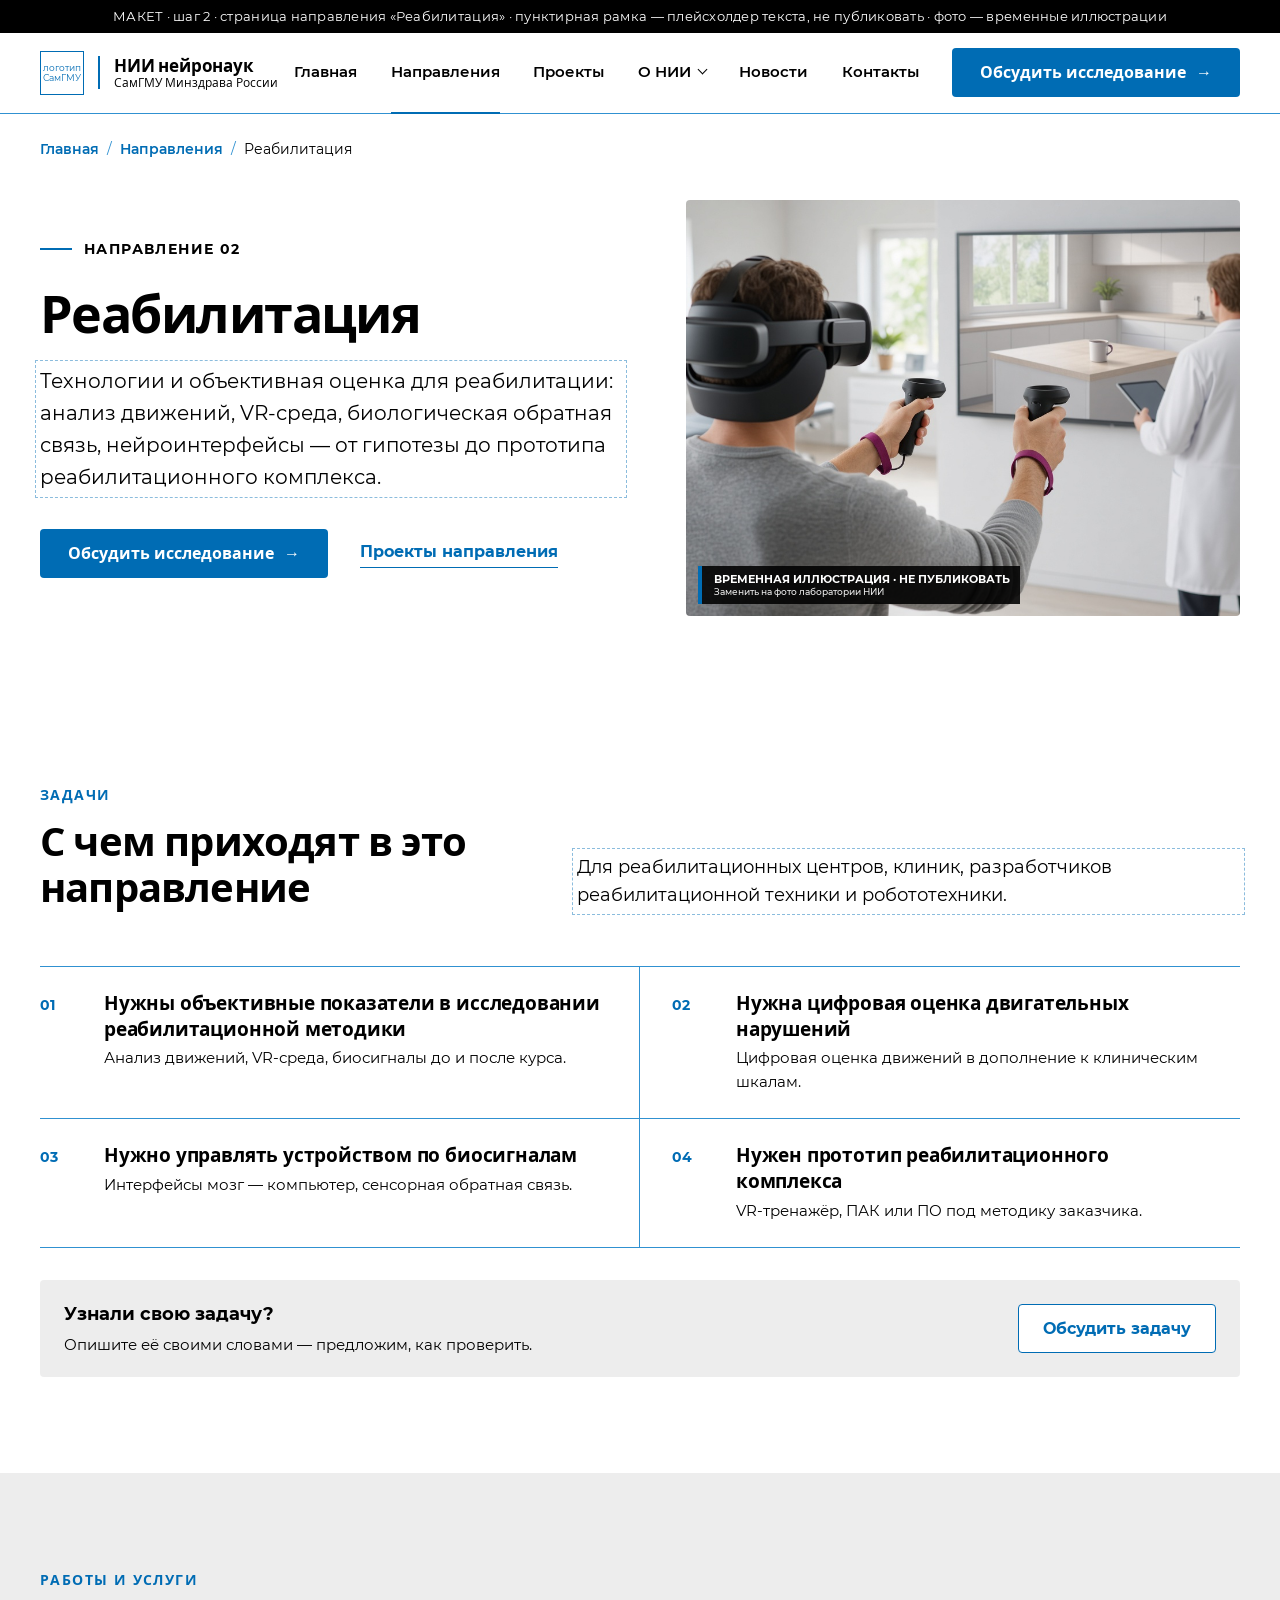
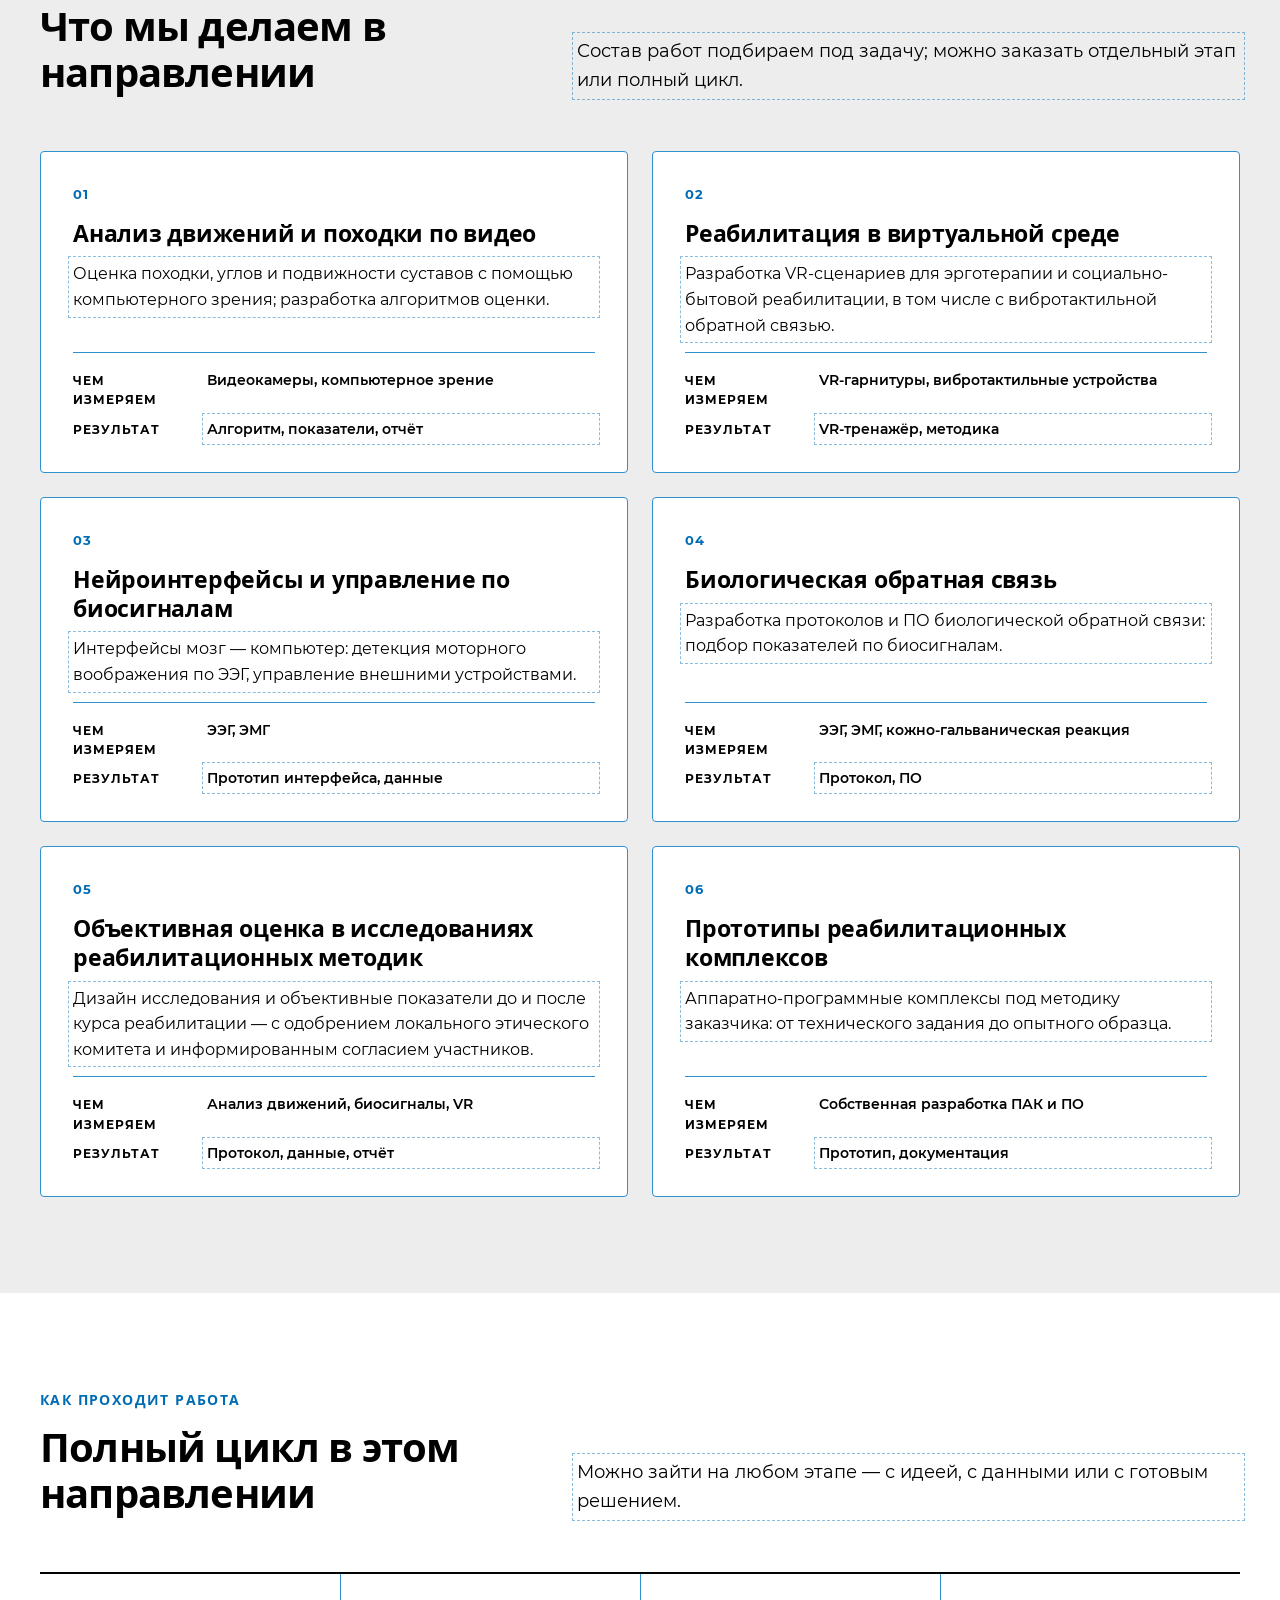
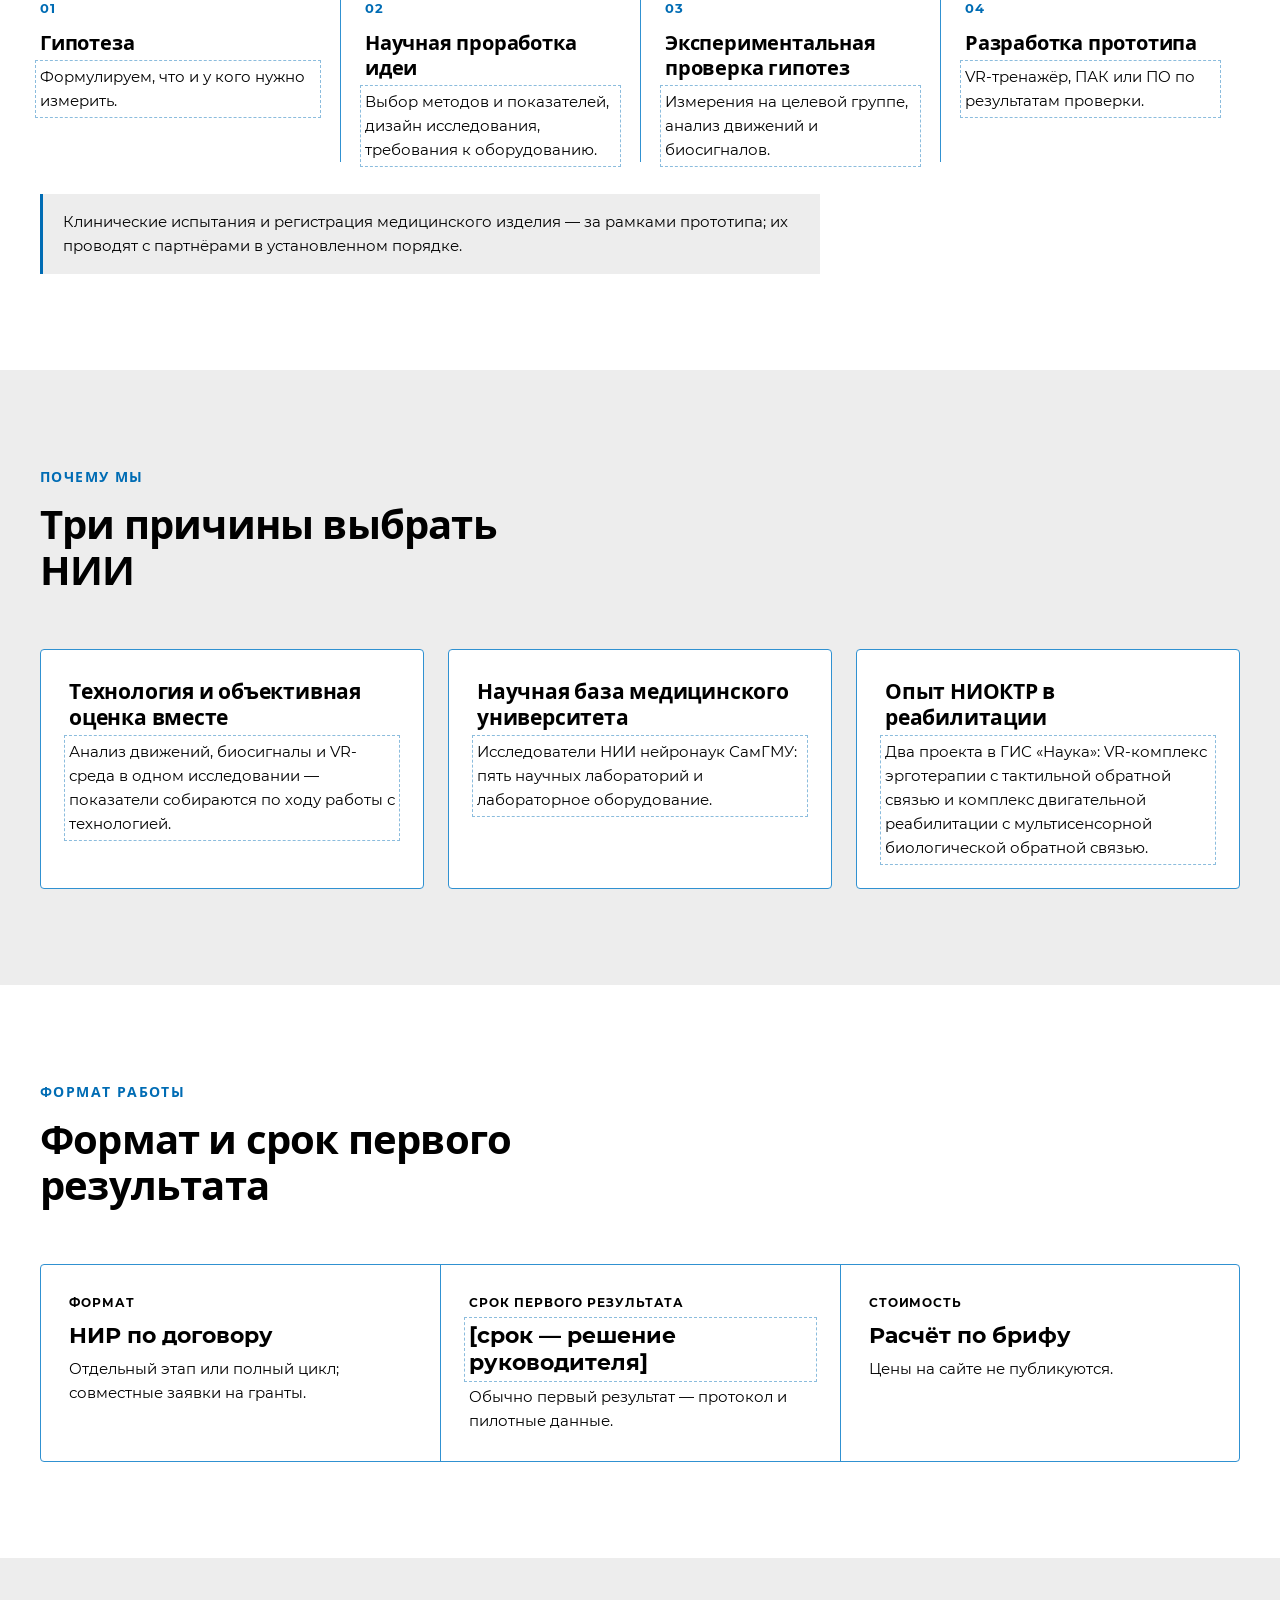
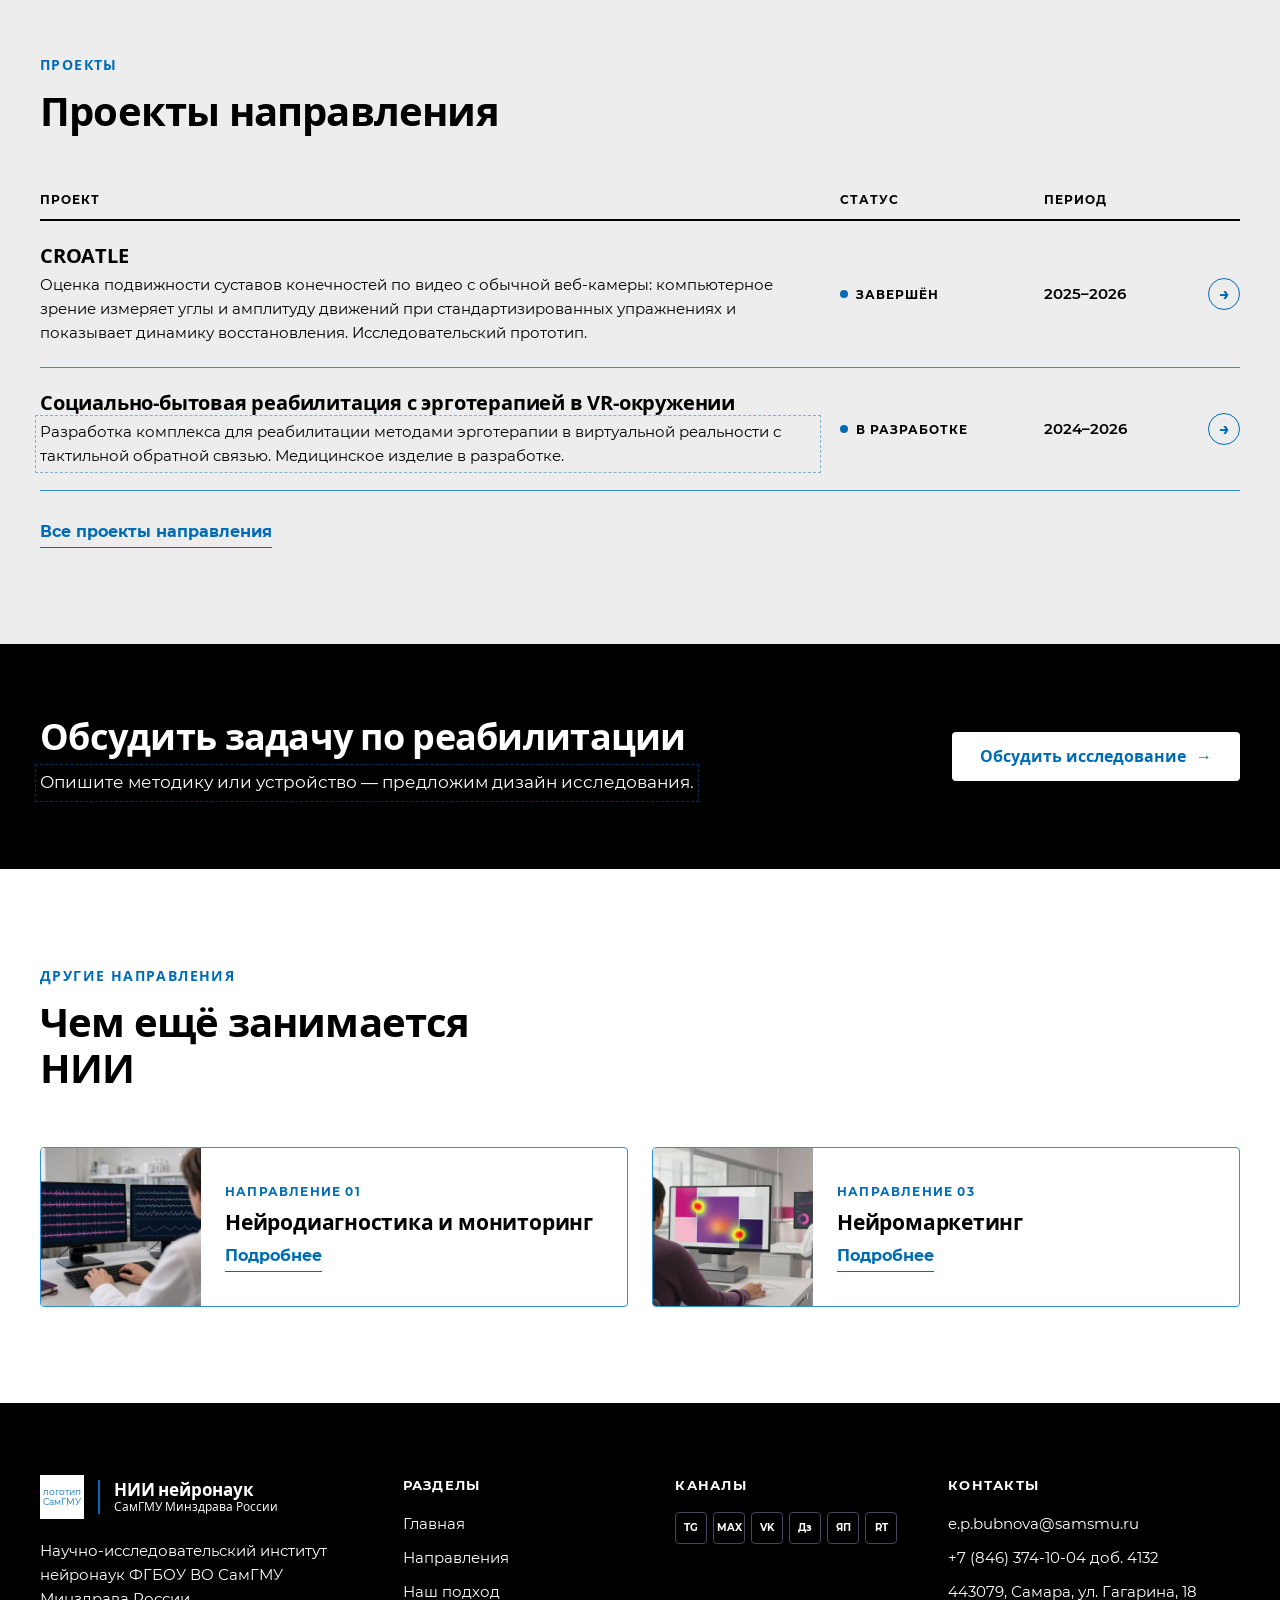
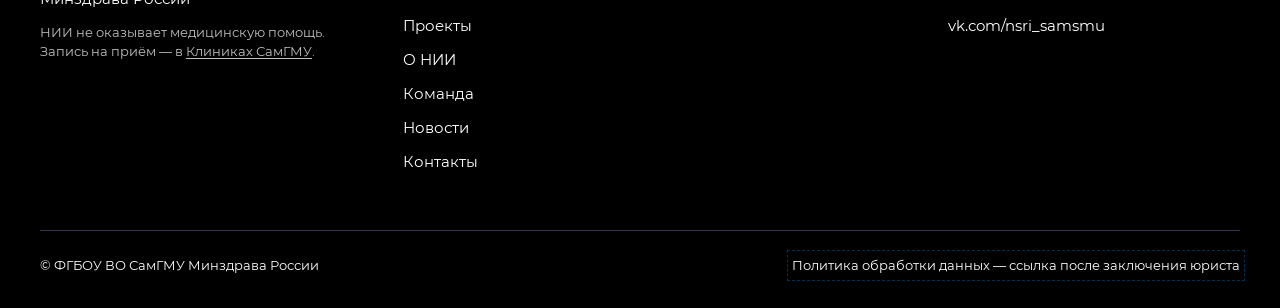
<file: 08_направление_реабилитация.html>
<!doctype html>
<html lang="ru">
<head>
<meta charset="utf-8">
<meta name="viewport" content="width=device-width, initial-scale=1">
<title>Направление «Реабилитация» — макет сайта, вариант Б</title>
<link rel="stylesheet" href="b.css">
<link rel="stylesheet" href="napr.css">
</head>
<body data-source="Направление «Реабилитация»">
<a class="skip" href="#main">Перейти к содержанию</a>
<div class="mock">МАКЕТ · шаг 2 · страница направления «Реабилитация» · пунктирная рамка — плейсхолдер текста, не публиковать · фото — временные иллюстрации</div>

<header>
  <div class="wrap hd">
    <a class="logo" href="01_главная.html"><span class="logo-samsmu">логотип<br>СамГМУ</span><span class="logo-name">НИИ нейронаук<small>СамГМУ Минздрава России</small></span></a>
    <nav id="menu" aria-label="Главное меню"><a href="01_главная.html">Главная</a><a href="01_главная.html#napravleniya" class="on" aria-current="page">Направления</a><a href="06_проекты.html">Проекты</a><div class="has-sub"><a href="01_главная.html#o-nii" class="sub-t">О НИИ</a><div class="nav-sub" aria-label="О НИИ"><a href="01_главная.html#o-centre">Наш подход</a><a href="01_главная.html#o-nii">История НИИ</a><a href="11_команда.html">Команда</a></div></div><a href="10_новости.html">Новости</a><a href="#kontakty">Контакты</a><a class="btn nav-cta" href="01_главная.html#obsudit-nir">Обсудить исследование</a></nav>
    <div class="hd-right">
      <div class="chs"><span class="chi">TG</span><span class="chi">MAX</span><a class="chi" href="https://vk.com/nsri_samsmu" target="_blank" rel="noopener">VK</a><span class="chi">Дз</span></div>
      <a class="btn btn-hd" href="01_главная.html#obsudit-nir">Обсудить</a>
      <button class="burger" type="button" aria-label="Открыть меню" aria-controls="menu" aria-expanded="false"><i></i></button>
    </div>
  </div>
</header>

<main id="main">
  <div class="wrap">
    <div class="crumbs"><a href="01_главная.html">Главная</a><i>/</i><a href="01_главная.html#napravleniya">Направления</a><i>/</i><span>Реабилитация</span></div>
    <div class="dhero">
      <div>
        <div class="eyebrow">Направление 02</div>
        <h1>Реабилитация</h1>
        <p class="lead ph">Технологии и объективная оценка для реабилитации: анализ движений, VR-среда, биологическая обратная связь, нейроинтерфейсы — от гипотезы до прототипа реабилитационного комплекса.</p>
        <div class="cta"><a class="btn" href="01_главная.html?direction=reabilitaciya#obsudit-nir">Обсудить исследование</a><a class="link" href="#proekty-napr">Проекты направления</a></div>
      </div>
      <div class="imgw"><img src="img_только_для_макета/03_реабилитация.jpg" alt="Временная иллюстрация: Реабилитация"><span class="tmp">ВРЕМЕННАЯ ИЛЛЮСТРАЦИЯ · НЕ ПУБЛИКОВАТЬ<small>Заменить на фото лаборатории НИИ</small></span></div>
    </div>
  </div>

  <section class="block">
    <div class="wrap">
      <div class="sec-head"><div><div class="sec-num">Задачи</div><h2>С чем приходят в это направление</h2></div><p class="sub ph">Для реабилитационных центров, клиник, разработчиков реабилитационной техники и робототехники.</p></div>
      <div class="ptasks"><div><b>01</b><div><h3>Нужны объективные показатели в исследовании реабилитационной методики</h3><p>Анализ движений, VR-среда, биосигналы до и после курса.</p></div></div><div><b>02</b><div><h3>Нужна цифровая оценка двигательных нарушений</h3><p>Цифровая оценка движений в дополнение к клиническим шкалам.</p></div></div><div><b>03</b><div><h3>Нужно управлять устройством по биосигналам</h3><p>Интерфейсы мозг — компьютер, сенсорная обратная связь.</p></div></div><div><b>04</b><div><h3>Нужен прототип реабилитационного комплекса</h3><p>VR-тренажёр, ПАК или ПО под методику заказчика.</p></div></div></div>
      <div class="tasks-cta"><p>Узнали свою задачу? <span>Опишите её своими словами — предложим, как проверить.</span></p><a class="btn-sec" href="01_главная.html?direction=reabilitaciya#obsudit-nir">Обсудить задачу</a></div>
    </div>
  </section>

  <section class="block band">
    <div class="wrap">
      <div class="sec-head"><div><div class="sec-num">Работы и услуги</div><h2>Что мы делаем в направлении</h2></div><p class="sub ph">Состав работ подбираем под задачу; можно заказать отдельный этап или полный цикл.</p></div>
      <div class="svc"><article><span class="n">01</span><h3>Анализ движений и походки по видео</h3><p class="ph">Оценка походки, углов и подвижности суставов с помощью компьютерного зрения; разработка алгоритмов оценки.</p><dl><dt>Чем измеряем</dt><dd>Видеокамеры, компьютерное зрение</dd><dt>Результат</dt><dd class="ph">Алгоритм, показатели, отчёт</dd></dl></article><article><span class="n">02</span><h3>Реабилитация в виртуальной среде</h3><p class="ph">Разработка VR-сценариев для эрготерапии и социально-бытовой реабилитации, в том числе с вибротактильной обратной связью.</p><dl><dt>Чем измеряем</dt><dd>VR-гарнитуры, вибротактильные устройства</dd><dt>Результат</dt><dd class="ph">VR-тренажёр, методика</dd></dl></article><article><span class="n">03</span><h3>Нейроинтерфейсы и управление по биосигналам</h3><p class="ph">Интерфейсы мозг — компьютер: детекция моторного воображения по ЭЭГ, управление внешними устройствами.</p><dl><dt>Чем измеряем</dt><dd>ЭЭГ, ЭМГ</dd><dt>Результат</dt><dd class="ph">Прототип интерфейса, данные</dd></dl></article><article><span class="n">04</span><h3>Биологическая обратная связь</h3><p class="ph">Разработка протоколов и ПО биологической обратной связи: подбор показателей по биосигналам.</p><dl><dt>Чем измеряем</dt><dd>ЭЭГ, ЭМГ, кожно-гальваническая реакция</dd><dt>Результат</dt><dd class="ph">Протокол, ПО</dd></dl></article><article><span class="n">05</span><h3>Объективная оценка в исследованиях реабилитационных методик</h3><p class="ph">Дизайн исследования и объективные показатели до и после курса реабилитации — с одобрением локального этического комитета и информированным согласием участников.</p><dl><dt>Чем измеряем</dt><dd>Анализ движений, биосигналы, VR</dd><dt>Результат</dt><dd class="ph">Протокол, данные, отчёт</dd></dl></article><article><span class="n">06</span><h3>Прототипы реабилитационных комплексов</h3><p class="ph">Аппаратно-программные комплексы под методику заказчика: от технического задания до опытного образца.</p><dl><dt>Чем измеряем</dt><dd>Собственная разработка ПАК и ПО</dd><dt>Результат</dt><dd class="ph">Прототип, документация</dd></dl></article></div>
    </div>
  </section>

  <section class="block">
    <div class="wrap">
      <div class="sec-head"><div><div class="sec-num">Как проходит работа</div><h2>Полный цикл в этом направлении</h2></div><p class="sub ph">Можно зайти на любом этапе — с идеей, с данными или с готовым решением.</p></div>
      <div class="steps"><div><b>01</b><h3>Гипотеза</h3><p class="ph">Формулируем, что и у кого нужно измерить.</p></div><div><b>02</b><h3>Научная проработка идеи</h3><p class="ph">Выбор методов и показателей, дизайн исследования, требования к оборудованию.</p></div><div><b>03</b><h3>Экспериментальная проверка гипотез</h3><p class="ph">Измерения на целевой группе, анализ движений и биосигналов.</p></div><div><b>04</b><h3>Разработка прототипа</h3><p class="ph">VR-тренажёр, ПАК или ПО по результатам проверки.</p></div></div>
      <p class="cav">Клинические испытания и регистрация медицинского изделия — за рамками прототипа; их проводят с партнёрами в установленном порядке.</p>
    </div>
  </section>

  <section class="block band">
    <div class="wrap">
      <div class="sec-head"><div><div class="sec-num">Почему мы</div><h2>Три причины выбрать НИИ</h2></div><div></div></div>
      <div class="why"><div><h3>Технология и объективная оценка вместе</h3><p class="ph">Анализ движений, биосигналы и VR-среда в одном исследовании — показатели собираются по ходу работы с технологией.</p></div><div><h3>Научная база медицинского университета</h3><p class="ph">Исследователи НИИ нейронаук СамГМУ: пять научных лабораторий и лабораторное оборудование.</p></div><div><h3>Опыт НИОКТР в реабилитации</h3><p class="ph">Два проекта в ГИС «Наука»: VR-комплекс эрготерапии с тактильной обратной связью и комплекс двигательной реабилитации с мультисенсорной биологической обратной связью.</p></div></div>
    </div>
  </section>

  <section class="block">
    <div class="wrap">
      <div class="sec-head"><div><div class="sec-num">Формат работы</div><h2>Формат и срок первого результата</h2></div><div></div></div>
      <div class="fmt"><div><small>Формат</small><b class="">НИР по договору</b><p>Отдельный этап или полный цикл; совместные заявки на гранты.</p></div><div><small>Срок первого результата</small><b class="ph">[срок — решение руководителя]</b><p>Обычно первый результат — протокол и пилотные данные.</p></div><div><small>Стоимость</small><b class="">Расчёт по брифу</b><p>Цены на сайте не публикуются.</p></div></div>
    </div>
  </section>

  <section class="block band" id="proekty-napr">
    <div class="wrap">
      <div class="sec-head"><div><div class="sec-num">Проекты</div><h2>Проекты направления</h2></div><div></div></div>
      <div class="plist-head"><span>Проект</span><span>Статус</span><span>Период</span><span></span></div><div class="plist2"><a href="14_проект_CROATLE.html"><div><h3>CROATLE</h3><p>Оценка подвижности суставов конечностей по видео с обычной веб-камеры: компьютерное зрение измеряет углы и амплитуду движений при стандартизированных упражнениях и показывает динамику восстановления. Исследовательский прототип.</p></div><span class="status done">Завершён</span><span class="per">2025–2026</span><span class="go" aria-hidden="true">→</span></a><a href="02_проект.html"><div><h3>Социально-бытовая реабилитация с эрготерапией в VR-окружении</h3><p class="ph">Разработка комплекса для реабилитации методами эрготерапии в виртуальной реальности с тактильной обратной связью. Медицинское изделие в разработке.</p></div><span class="status ">В разработке</span><span class="per">2024–2026</span><span class="go" aria-hidden="true">→</span></a></div><div class="sec-foot" style="display:flex;justify-content:space-between;align-items:center;margin-top:28px;gap:24px;flex-wrap:wrap"><a class="link" href="06_проекты.html#reabilitaciya">Все проекты направления</a></div>
    </div>
  </section>

  <section class="cta-band">
    <div class="wrap in">
      <div><h2>Обсудить задачу по реабилитации</h2><p class="ph">Опишите методику или устройство — предложим дизайн исследования.</p></div>
      <a class="btn" href="01_главная.html?direction=reabilitaciya#obsudit-nir">Обсудить исследование</a>
    </div>
  </section>

  <section class="block">
    <div class="wrap">
      <div class="sec-head"><div><div class="sec-num">Другие направления</div><h2>Чем ещё занимается НИИ</h2></div><div></div></div>
      <div class="odirs"><a href="07_направление_нейродиагностика.html"><img src="img_только_для_макета/02_нейродиагностика.jpg" alt=""><div><small>Направление 01</small><h3>Нейродиагностика и мониторинг</h3><span class="link" style="align-self:flex-start">Подробнее</span></div></a><a href="09_направление_нейромаркетинг.html"><img src="img_только_для_макета/05_нейромаркетинг.jpg" alt=""><div><small>Направление 03</small><h3>Нейромаркетинг</h3><span class="link" style="align-self:flex-start">Подробнее</span></div></a></div>
    </div>
  </section>
</main>

<footer id="kontakty">
  <div class="wrap">
    <div class="ft">
      <div>
        <a class="logo" href="01_главная.html"><span class="logo-samsmu">логотип<br>СамГМУ</span><span class="logo-name">НИИ нейронаук<small>СамГМУ Минздрава России</small></span></a>
        <p style="margin-top:20px">Научно-исследовательский институт нейронаук ФГБОУ ВО СамГМУ Минздрава России</p><p class="ft-note">НИИ не оказывает медицинскую помощь. Запись на приём — в <a href="https://clinica.samsmu.ru/" target="_blank" rel="noopener">Клиниках СамГМУ</a>.</p>
      </div>
      <div><h4>Разделы</h4><ul><li><a href="01_главная.html">Главная</a></li><li><a href="01_главная.html#napravleniya">Направления</a></li><li><a href="01_главная.html#o-centre">Наш подход</a></li><li><a href="06_проекты.html">Проекты</a></li><li><a href="01_главная.html#o-nii">О НИИ</a></li><li><a href="11_команда.html">Команда</a></li><li><a href="10_новости.html">Новости</a></li><li><a href="#kontakty">Контакты</a></li></ul></div>
      <div><h4>Каналы</h4><div class="chs" style="flex-wrap:wrap"><span class="chi">TG</span><span class="chi">MAX</span><a class="chi" href="https://vk.com/nsri_samsmu" target="_blank" rel="noopener">VK</a><span class="chi">Дз</span><span class="chi">ЯП</span><span class="chi">RT</span></div></div>
      <div><h4>Контакты</h4><ul><li>e.p.bubnova@samsmu.ru</li><li>+7 (846) 374-10-04 доб. 4132</li><li>443079, Самара, ул. Гагарина, 18</li><li><a href="https://vk.com/nsri_samsmu" target="_blank" rel="noopener">vk.com/nsri_samsmu</a></li></ul></div>
    </div>
    <div class="ft-bottom"><span>© ФГБОУ ВО СамГМУ Минздрава России</span><span class="ph">Политика обработки данных — ссылка после заключения юриста</span></div>
  </div>
</footer>
<script src="nav.js"></script>
</body>
</html>
</file>
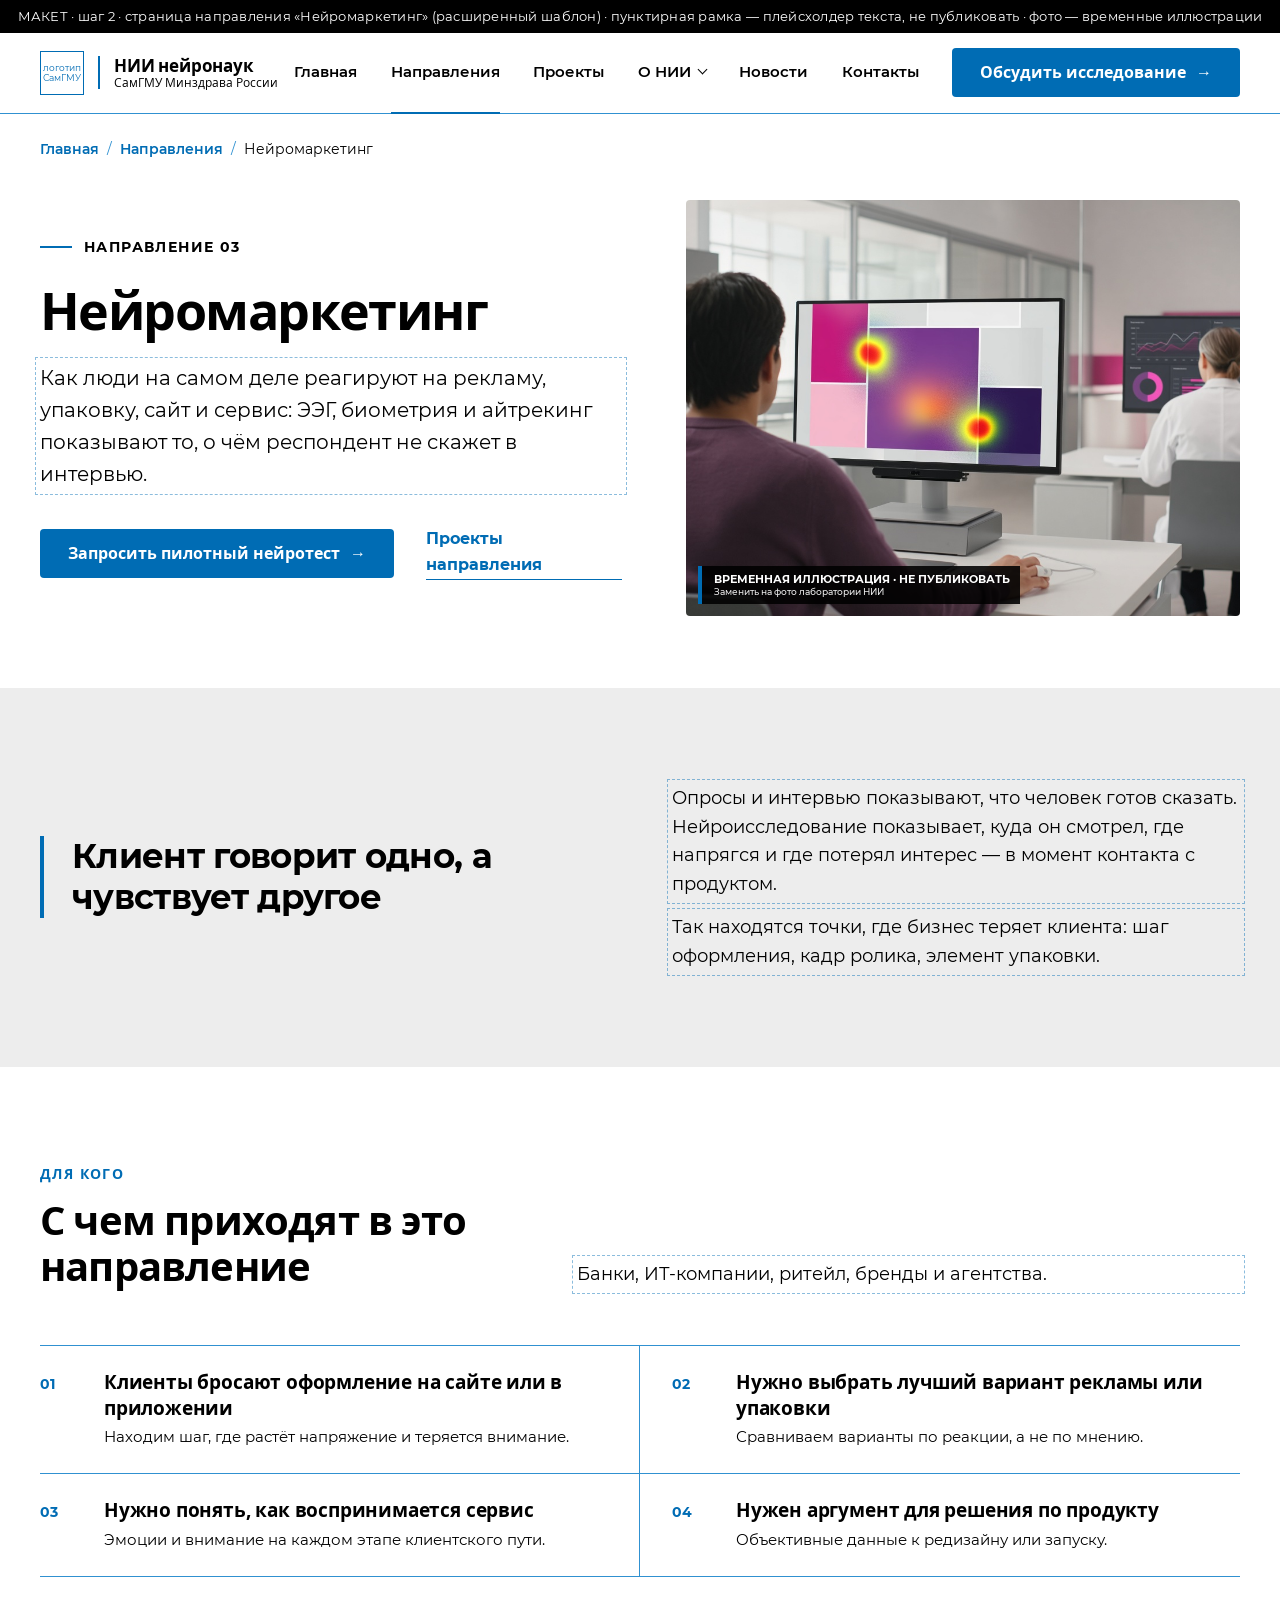
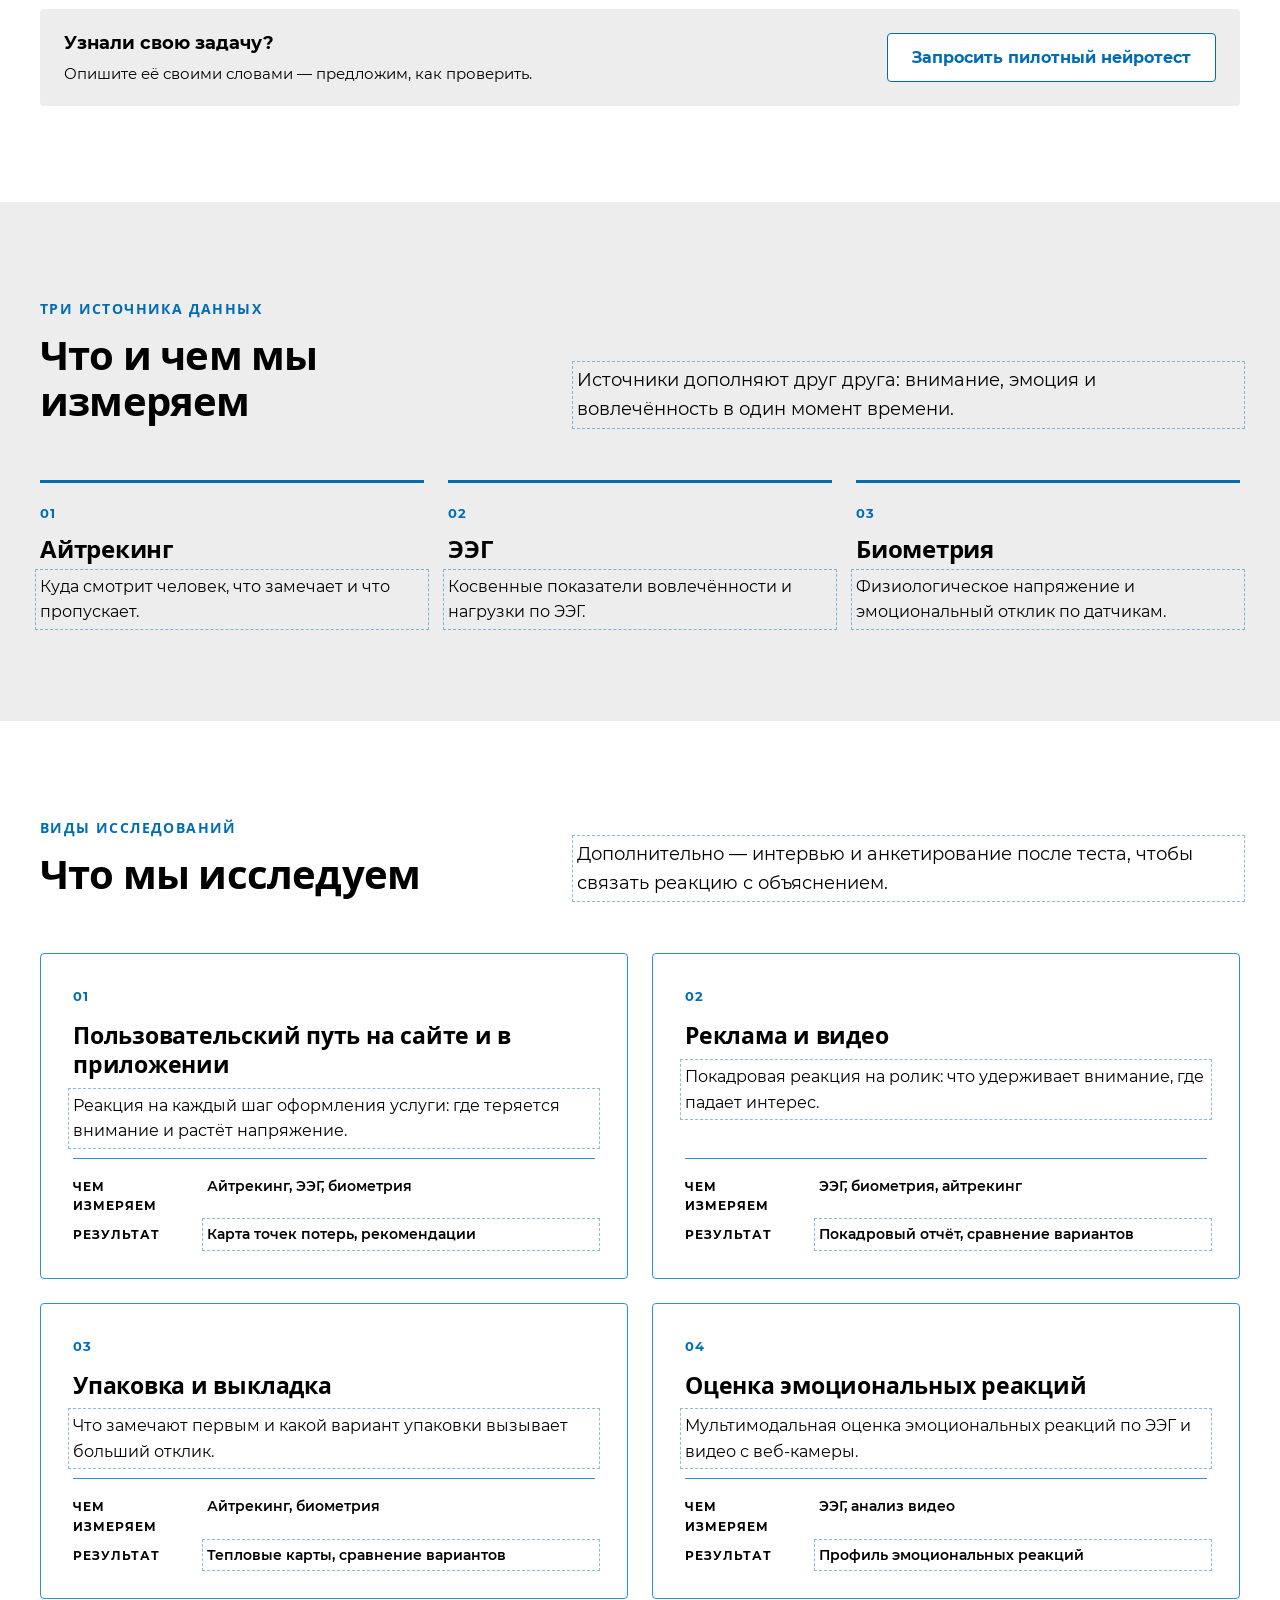
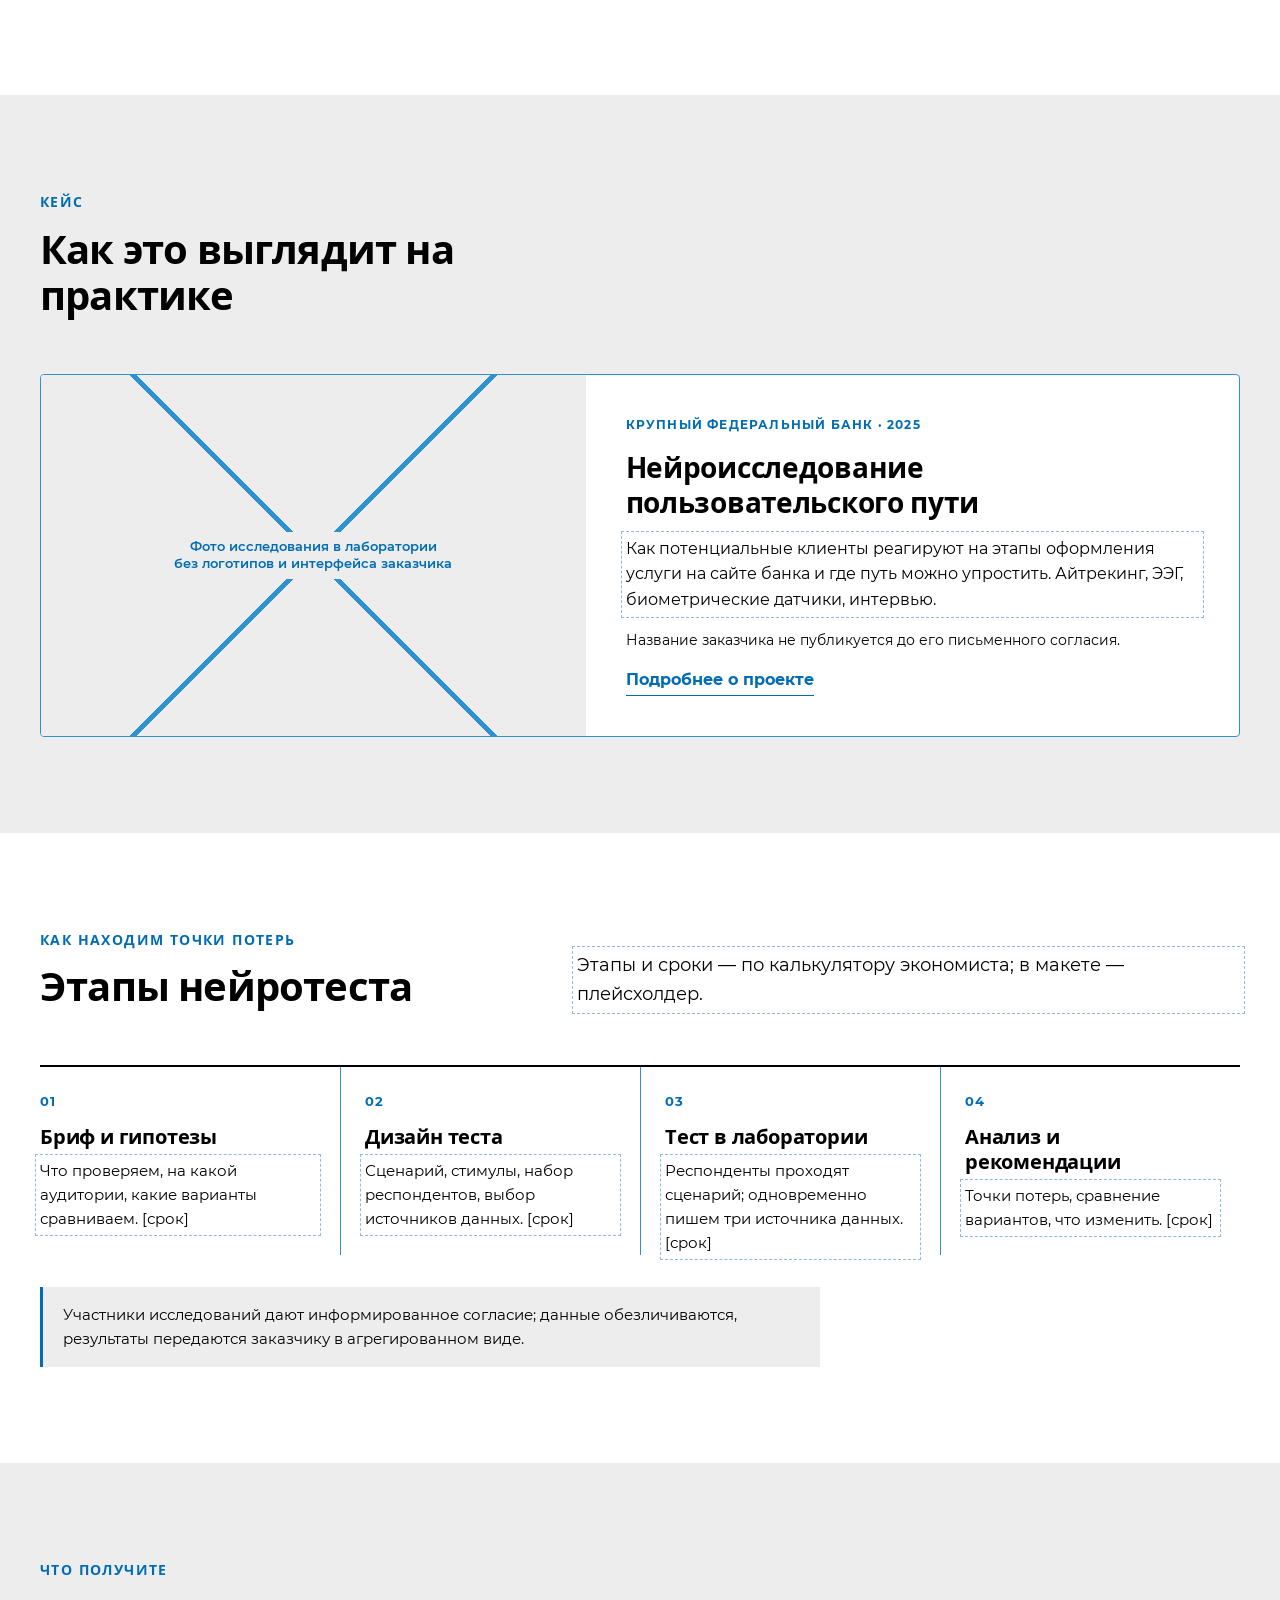
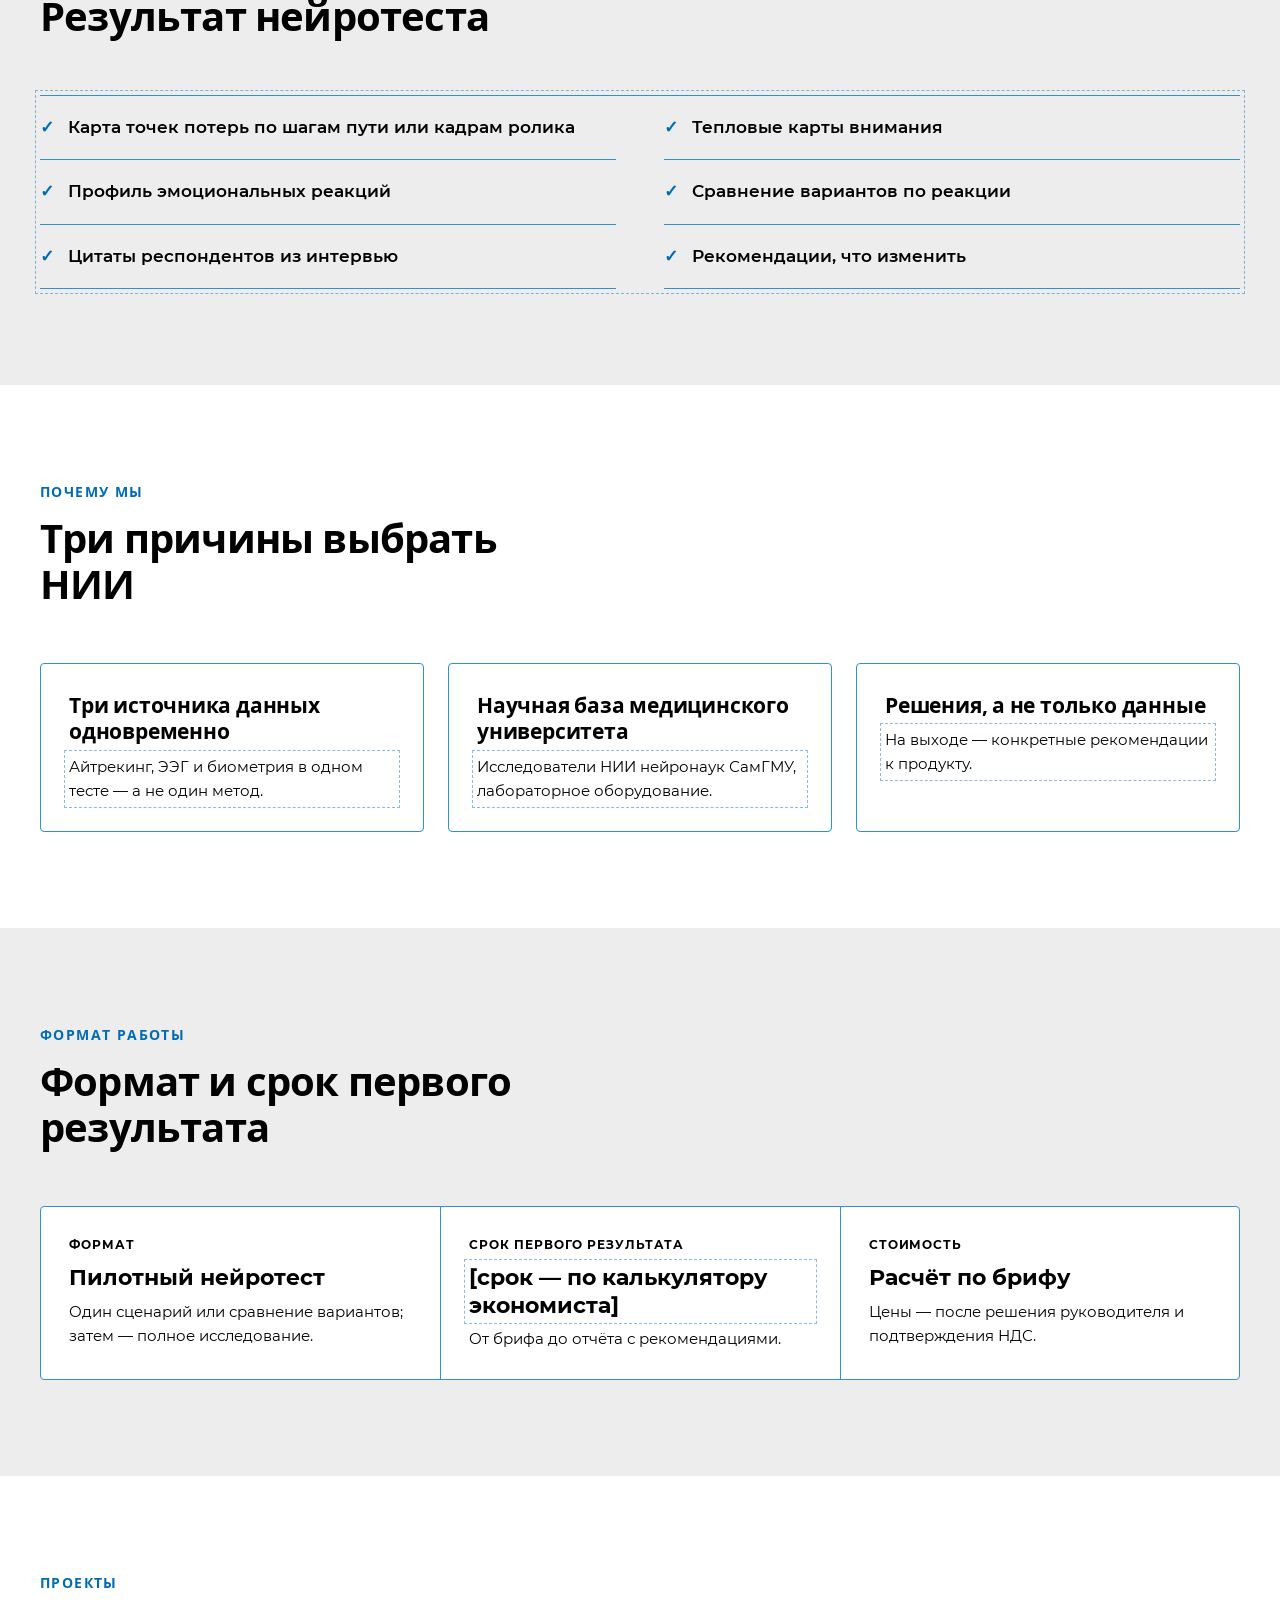
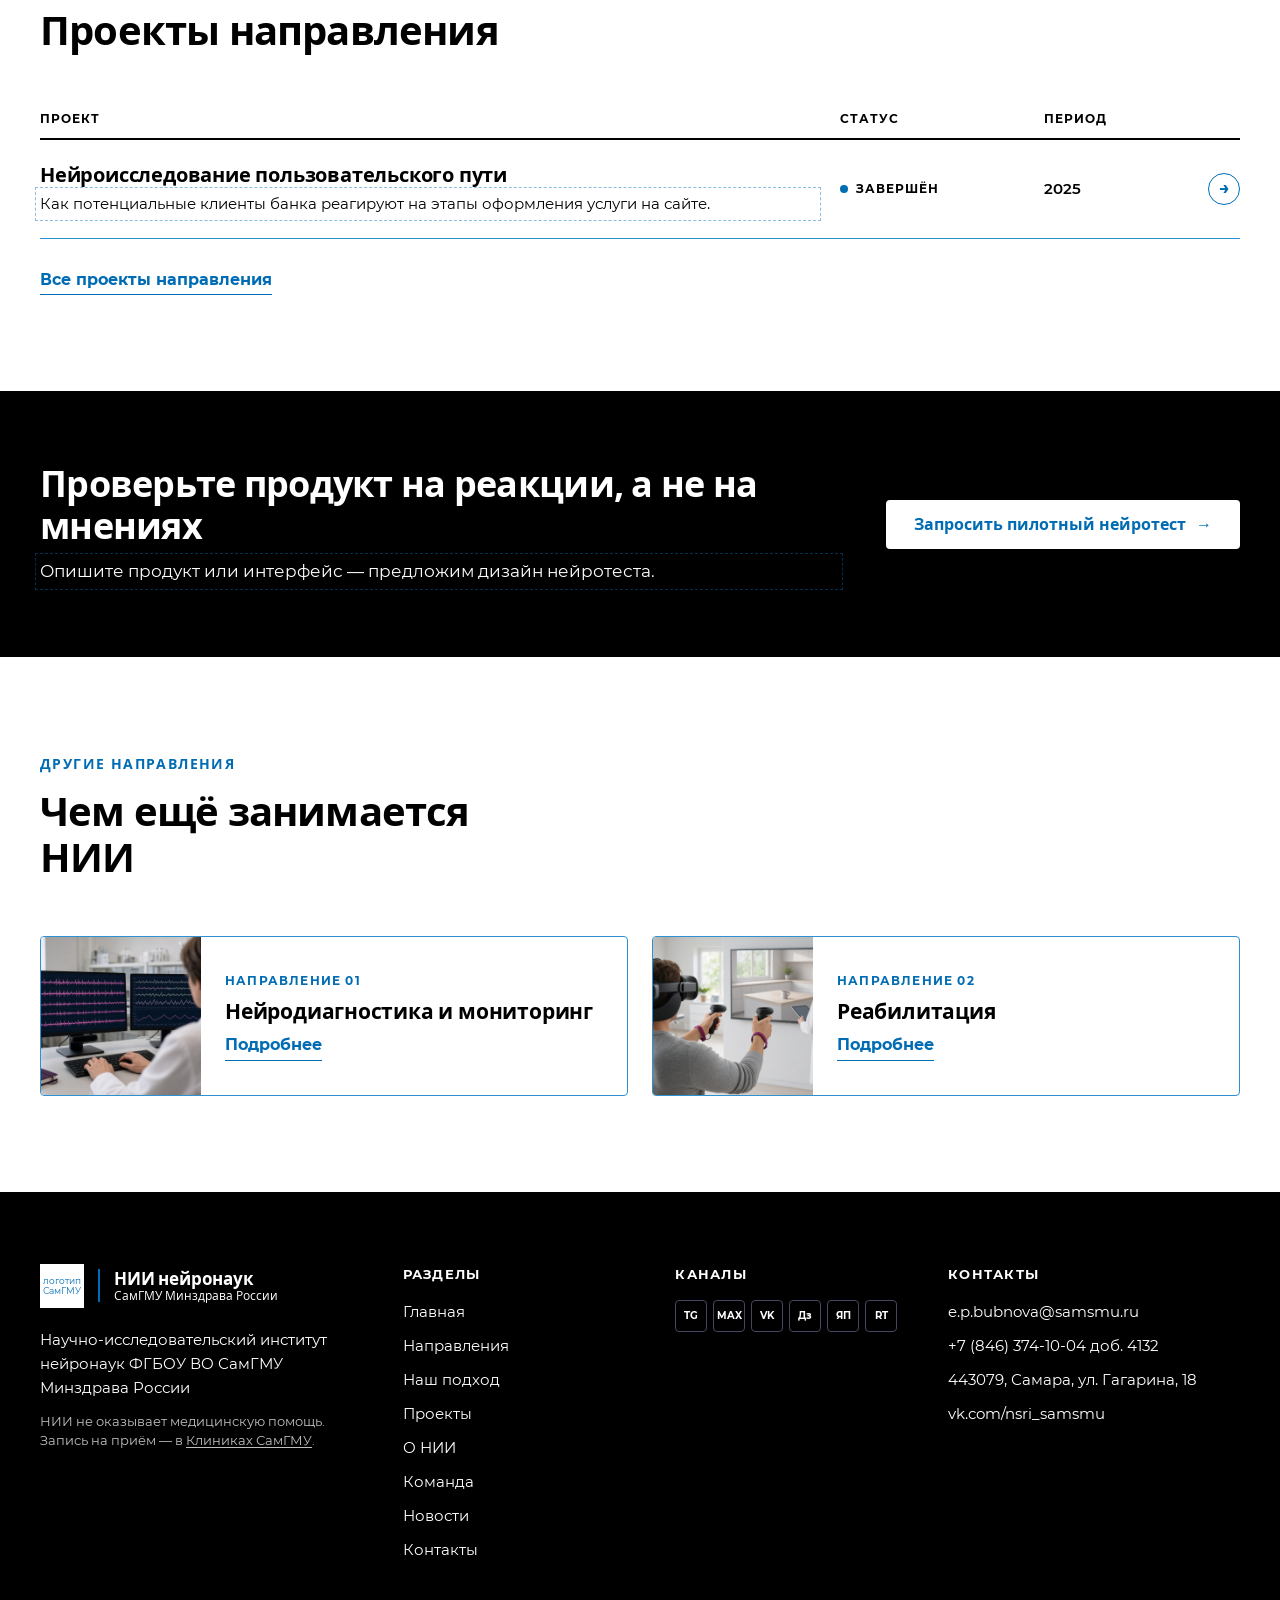
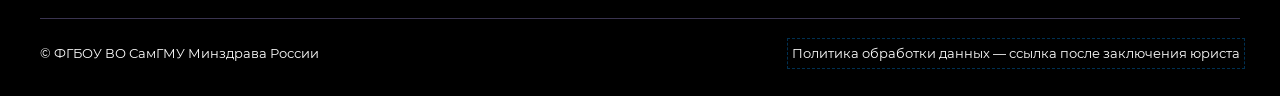
<file: 09_направление_нейромаркетинг.html>
<!doctype html>
<html lang="ru">
<head>
<meta charset="utf-8">
<meta name="viewport" content="width=device-width, initial-scale=1">
<title>Направление «Нейромаркетинг» — макет сайта, вариант Б</title>
<link rel="stylesheet" href="b.css">
<link rel="stylesheet" href="napr.css">
</head>
<body data-source="Направление «Нейромаркетинг»">
<a class="skip" href="#main">Перейти к содержанию</a>
<div class="mock">МАКЕТ · шаг 2 · страница направления «Нейромаркетинг» (расширенный шаблон) · пунктирная рамка — плейсхолдер текста, не публиковать · фото — временные иллюстрации</div>

<header>
  <div class="wrap hd">
    <a class="logo" href="01_главная.html"><span class="logo-samsmu">логотип<br>СамГМУ</span><span class="logo-name">НИИ нейронаук<small>СамГМУ Минздрава России</small></span></a>
    <nav id="menu" aria-label="Главное меню"><a href="01_главная.html">Главная</a><a href="01_главная.html#napravleniya" class="on" aria-current="page">Направления</a><a href="06_проекты.html">Проекты</a><div class="has-sub"><a href="01_главная.html#o-nii" class="sub-t">О НИИ</a><div class="nav-sub" aria-label="О НИИ"><a href="01_главная.html#o-centre">Наш подход</a><a href="01_главная.html#o-nii">История НИИ</a><a href="11_команда.html">Команда</a></div></div><a href="10_новости.html">Новости</a><a href="#kontakty">Контакты</a><a class="btn nav-cta" href="01_главная.html#obsudit-nir">Обсудить исследование</a></nav>
    <div class="hd-right">
      <div class="chs"><span class="chi">TG</span><span class="chi">MAX</span><a class="chi" href="https://vk.com/nsri_samsmu" target="_blank" rel="noopener">VK</a><span class="chi">Дз</span></div>
      <a class="btn btn-hd" href="01_главная.html#obsudit-nir">Обсудить</a>
      <button class="burger" type="button" aria-label="Открыть меню" aria-controls="menu" aria-expanded="false"><i></i></button>
    </div>
  </div>
</header>

<main id="main">
  <div class="wrap">
    <div class="crumbs"><a href="01_главная.html">Главная</a><i>/</i><a href="01_главная.html#napravleniya">Направления</a><i>/</i><span>Нейромаркетинг</span></div>
    <div class="dhero">
      <div>
        <div class="eyebrow">Направление 03</div>
        <h1>Нейромаркетинг</h1>
        <p class="lead ph">Как люди на самом деле реагируют на рекламу, упаковку, сайт и сервис: ЭЭГ, биометрия и айтрекинг показывают то, о чём респондент не скажет в интервью.</p>
        <div class="cta"><a class="btn" href="01_главная.html?direction=neiromarketing#obsudit-nir">Запросить пилотный нейротест</a><a class="link" href="#proekty-napr">Проекты направления</a></div>
      </div>
      <div class="imgw"><img src="img_только_для_макета/05_нейромаркетинг.jpg" alt="Временная иллюстрация: Нейромаркетинг"><span class="tmp">ВРЕМЕННАЯ ИЛЛЮСТРАЦИЯ · НЕ ПУБЛИКОВАТЬ<small>Заменить на фото лаборатории НИИ</small></span></div>
    </div>
  </div>

  <section class="block band">
    <div class="wrap problem">
      <blockquote>Клиент говорит одно, а чувствует другое</blockquote>
      <div><p class="ph">Опросы и интервью показывают, что человек готов сказать. Нейроисследование показывает, куда он смотрел, где напрягся и где потерял интерес — в момент контакта с продуктом.</p><p class="ph">Так находятся точки, где бизнес теряет клиента: шаг оформления, кадр ролика, элемент упаковки.</p></div>
    </div>
  </section>

  <section class="block">
    <div class="wrap">
      <div class="sec-head"><div><div class="sec-num">Для кого</div><h2>С чем приходят в это направление</h2></div><p class="sub ph">Банки, ИТ-компании, ритейл, бренды и агентства.</p></div>
      <div class="ptasks"><div><b>01</b><div><h3>Клиенты бросают оформление на сайте или в приложении</h3><p>Находим шаг, где растёт напряжение и теряется внимание.</p></div></div><div><b>02</b><div><h3>Нужно выбрать лучший вариант рекламы или упаковки</h3><p>Сравниваем варианты по реакции, а не по мнению.</p></div></div><div><b>03</b><div><h3>Нужно понять, как воспринимается сервис</h3><p>Эмоции и внимание на каждом этапе клиентского пути.</p></div></div><div><b>04</b><div><h3>Нужен аргумент для решения по продукту</h3><p>Объективные данные к редизайну или запуску.</p></div></div></div>
      <div class="tasks-cta"><p>Узнали свою задачу? <span>Опишите её своими словами — предложим, как проверить.</span></p><a class="btn-sec" href="01_главная.html?direction=neiromarketing#obsudit-nir">Запросить пилотный нейротест</a></div>
    </div>
  </section>

  <section class="block band">
    <div class="wrap">
      <div class="sec-head"><div><div class="sec-num">Три источника данных</div><h2>Что и чем мы измеряем</h2></div><p class="sub ph">Источники дополняют друг друга: внимание, эмоция и вовлечённость в один момент времени.</p></div>
      <div class="src3"><div><b>01</b><h3>Айтрекинг</h3><p class="ph">Куда смотрит человек, что замечает и что пропускает.</p></div><div><b>02</b><h3>ЭЭГ</h3><p class="ph">Косвенные показатели вовлечённости и нагрузки по ЭЭГ.</p></div><div><b>03</b><h3>Биометрия</h3><p class="ph">Физиологическое напряжение и эмоциональный отклик по датчикам.</p></div></div>
    </div>
  </section>

  <section class="block">
    <div class="wrap">
      <div class="sec-head"><div><div class="sec-num">Виды исследований</div><h2>Что мы исследуем</h2></div><p class="sub ph">Дополнительно — интервью и анкетирование после теста, чтобы связать реакцию с объяснением.</p></div>
      <div class="svc"><article><span class="n">01</span><h3>Пользовательский путь на сайте и в приложении</h3><p class="ph">Реакция на каждый шаг оформления услуги: где теряется внимание и растёт напряжение.</p><dl><dt>Чем измеряем</dt><dd>Айтрекинг, ЭЭГ, биометрия</dd><dt>Результат</dt><dd class="ph">Карта точек потерь, рекомендации</dd></dl></article><article><span class="n">02</span><h3>Реклама и видео</h3><p class="ph">Покадровая реакция на ролик: что удерживает внимание, где падает интерес.</p><dl><dt>Чем измеряем</dt><dd>ЭЭГ, биометрия, айтрекинг</dd><dt>Результат</dt><dd class="ph">Покадровый отчёт, сравнение вариантов</dd></dl></article><article><span class="n">03</span><h3>Упаковка и выкладка</h3><p class="ph">Что замечают первым и какой вариант упаковки вызывает больший отклик.</p><dl><dt>Чем измеряем</dt><dd>Айтрекинг, биометрия</dd><dt>Результат</dt><dd class="ph">Тепловые карты, сравнение вариантов</dd></dl></article><article><span class="n">04</span><h3>Оценка эмоциональных реакций</h3><p class="ph">Мультимодальная оценка эмоциональных реакций по ЭЭГ и видео с веб-камеры.</p><dl><dt>Чем измеряем</dt><dd>ЭЭГ, анализ видео</dd><dt>Результат</dt><dd class="ph">Профиль эмоциональных реакций</dd></dl></article></div>
    </div>
  </section>

  <section class="block band">
    <div class="wrap">
      <div class="sec-head"><div><div class="sec-num">Кейс</div><h2>Как это выглядит на практике</h2></div><div></div></div>
      <a class="case" href="02_проект.html"><div class="photo-ph"><span>Фото исследования в лаборатории<br>без логотипов и интерфейса заказчика</span></div><div class="case-b"><span class="lbl">Крупный федеральный банк · 2025</span><h3>Нейроисследование пользовательского пути</h3><p class="ph">Как потенциальные клиенты реагируют на этапы оформления услуги на сайте банка и где путь можно упростить. Айтрекинг, ЭЭГ, биометрические датчики, интервью.</p><p style="font-size:14px">Название заказчика не публикуется до его письменного согласия.</p><span class="link">Подробнее о проекте</span></div></a>
    </div>
  </section>

  <section class="block">
    <div class="wrap">
      <div class="sec-head"><div><div class="sec-num">Как находим точки потерь</div><h2>Этапы нейротеста</h2></div><p class="sub ph">Этапы и сроки — по калькулятору экономиста; в макете — плейсхолдер.</p></div>
      <div class="steps"><div><b>01</b><h3>Бриф и гипотезы</h3><p class="ph">Что проверяем, на какой аудитории, какие варианты сравниваем. [срок]</p></div><div><b>02</b><h3>Дизайн теста</h3><p class="ph">Сценарий, стимулы, набор респондентов, выбор источников данных. [срок]</p></div><div><b>03</b><h3>Тест в лаборатории</h3><p class="ph">Респонденты проходят сценарий; одновременно пишем три источника данных. [срок]</p></div><div><b>04</b><h3>Анализ и рекомендации</h3><p class="ph">Точки потерь, сравнение вариантов, что изменить. [срок]</p></div></div>
      <p class="cav">Участники исследований дают информированное согласие; данные обезличиваются, результаты передаются заказчику в агрегированном виде.</p>
    </div>
  </section>

  <section class="block band">
    <div class="wrap">
      <div class="sec-head"><div><div class="sec-num">Что получите</div><h2>Результат нейротеста</h2></div><div></div></div>
      <ul class="get ph"><li>Карта точек потерь по шагам пути или кадрам ролика</li><li>Тепловые карты внимания</li><li>Профиль эмоциональных реакций</li><li>Сравнение вариантов по реакции</li><li>Цитаты респондентов из интервью</li><li>Рекомендации, что изменить</li></ul>
    </div>
  </section>

  <section class="block">
    <div class="wrap">
      <div class="sec-head"><div><div class="sec-num">Почему мы</div><h2>Три причины выбрать НИИ</h2></div><div></div></div>
      <div class="why"><div><h3>Три источника данных одновременно</h3><p class="ph">Айтрекинг, ЭЭГ и биометрия в одном тесте — а не один метод.</p></div><div><h3>Научная база медицинского университета</h3><p class="ph">Исследователи НИИ нейронаук СамГМУ, лабораторное оборудование.</p></div><div><h3>Решения, а не только данные</h3><p class="ph">На выходе — конкретные рекомендации к продукту.</p></div></div>
    </div>
  </section>

  <section class="block band">
    <div class="wrap">
      <div class="sec-head"><div><div class="sec-num">Формат работы</div><h2>Формат и срок первого результата</h2></div><div></div></div>
      <div class="fmt"><div><small>Формат</small><b class="">Пилотный нейротест</b><p>Один сценарий или сравнение вариантов; затем — полное исследование.</p></div><div><small>Срок первого результата</small><b class="ph">[срок — по калькулятору экономиста]</b><p>От брифа до отчёта с рекомендациями.</p></div><div><small>Стоимость</small><b class="">Расчёт по брифу</b><p>Цены — после решения руководителя и подтверждения НДС.</p></div></div>
    </div>
  </section>

  <section class="block" id="proekty-napr">
    <div class="wrap">
      <div class="sec-head"><div><div class="sec-num">Проекты</div><h2>Проекты направления</h2></div><div></div></div>
      <div class="plist-head"><span>Проект</span><span>Статус</span><span>Период</span><span></span></div><div class="plist2"><a href="02_проект.html"><div><h3>Нейроисследование пользовательского пути</h3><p class="ph">Как потенциальные клиенты банка реагируют на этапы оформления услуги на сайте.</p></div><span class="status done">Завершён</span><span class="per">2025</span><span class="go" aria-hidden="true">→</span></a></div><div class="sec-foot" style="display:flex;justify-content:space-between;align-items:center;margin-top:28px;gap:24px;flex-wrap:wrap"><a class="link" href="06_проекты.html#neiromarketing">Все проекты направления</a></div>
    </div>
  </section>

  <section class="cta-band">
    <div class="wrap in">
      <div><h2>Проверьте продукт на реакции, а не на мнениях</h2><p class="ph">Опишите продукт или интерфейс — предложим дизайн нейротеста.</p></div>
      <a class="btn" href="01_главная.html?direction=neiromarketing#obsudit-nir">Запросить пилотный нейротест</a>
    </div>
  </section>

  <section class="block">
    <div class="wrap">
      <div class="sec-head"><div><div class="sec-num">Другие направления</div><h2>Чем ещё занимается НИИ</h2></div><div></div></div>
      <div class="odirs"><a href="07_направление_нейродиагностика.html"><img src="img_только_для_макета/02_нейродиагностика.jpg" alt=""><div><small>Направление 01</small><h3>Нейродиагностика и мониторинг</h3><span class="link" style="align-self:flex-start">Подробнее</span></div></a><a href="08_направление_реабилитация.html"><img src="img_только_для_макета/03_реабилитация.jpg" alt=""><div><small>Направление 02</small><h3>Реабилитация</h3><span class="link" style="align-self:flex-start">Подробнее</span></div></a></div>
    </div>
  </section>
</main>

<footer id="kontakty">
  <div class="wrap">
    <div class="ft">
      <div>
        <a class="logo" href="01_главная.html"><span class="logo-samsmu">логотип<br>СамГМУ</span><span class="logo-name">НИИ нейронаук<small>СамГМУ Минздрава России</small></span></a>
        <p style="margin-top:20px">Научно-исследовательский институт нейронаук ФГБОУ ВО СамГМУ Минздрава России</p><p class="ft-note">НИИ не оказывает медицинскую помощь. Запись на приём — в <a href="https://clinica.samsmu.ru/" target="_blank" rel="noopener">Клиниках СамГМУ</a>.</p>
      </div>
      <div><h4>Разделы</h4><ul><li><a href="01_главная.html">Главная</a></li><li><a href="01_главная.html#napravleniya">Направления</a></li><li><a href="01_главная.html#o-centre">Наш подход</a></li><li><a href="06_проекты.html">Проекты</a></li><li><a href="01_главная.html#o-nii">О НИИ</a></li><li><a href="11_команда.html">Команда</a></li><li><a href="10_новости.html">Новости</a></li><li><a href="#kontakty">Контакты</a></li></ul></div>
      <div><h4>Каналы</h4><div class="chs" style="flex-wrap:wrap"><span class="chi">TG</span><span class="chi">MAX</span><a class="chi" href="https://vk.com/nsri_samsmu" target="_blank" rel="noopener">VK</a><span class="chi">Дз</span><span class="chi">ЯП</span><span class="chi">RT</span></div></div>
      <div><h4>Контакты</h4><ul><li>e.p.bubnova@samsmu.ru</li><li>+7 (846) 374-10-04 доб. 4132</li><li>443079, Самара, ул. Гагарина, 18</li><li><a href="https://vk.com/nsri_samsmu" target="_blank" rel="noopener">vk.com/nsri_samsmu</a></li></ul></div>
    </div>
    <div class="ft-bottom"><span>© ФГБОУ ВО СамГМУ Минздрава России</span><span class="ph">Политика обработки данных — ссылка после заключения юриста</span></div>
  </div>
</footer>
<script src="nav.js"></script>
</body>
</html>
</file>
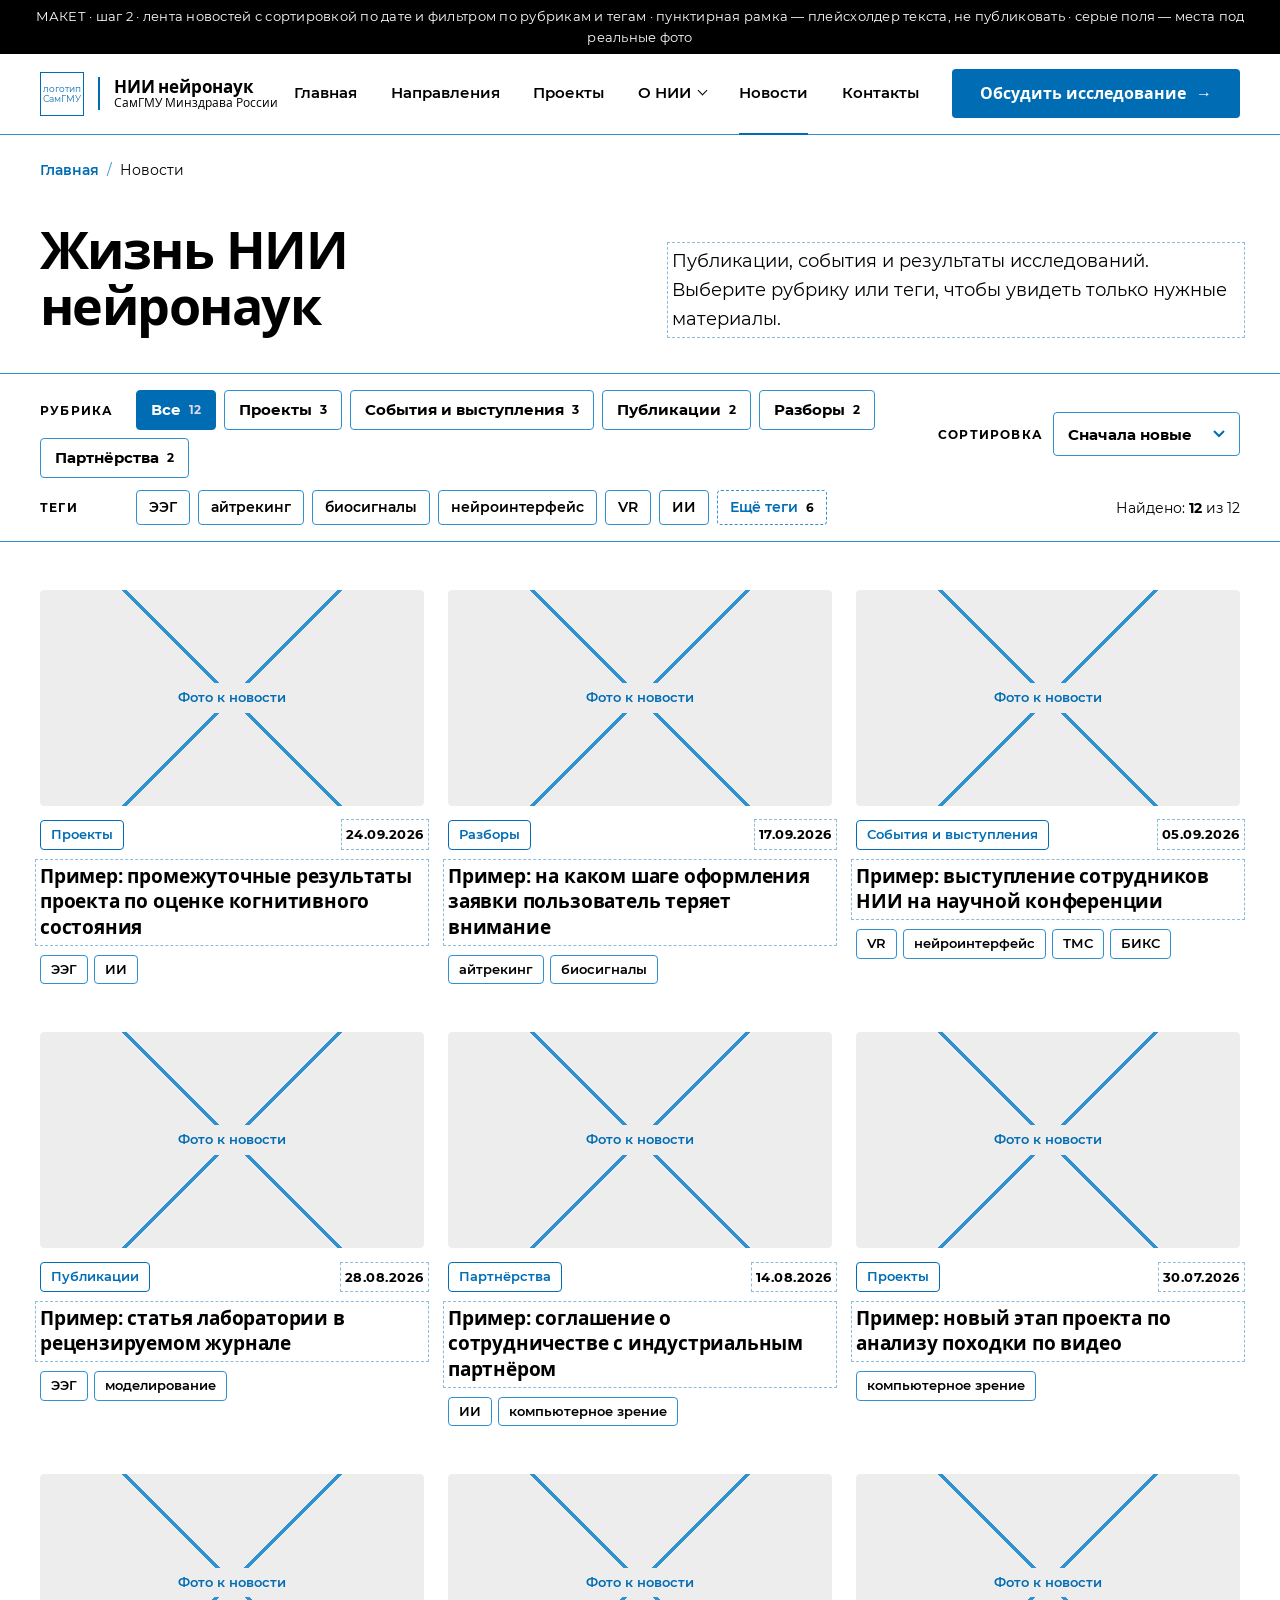
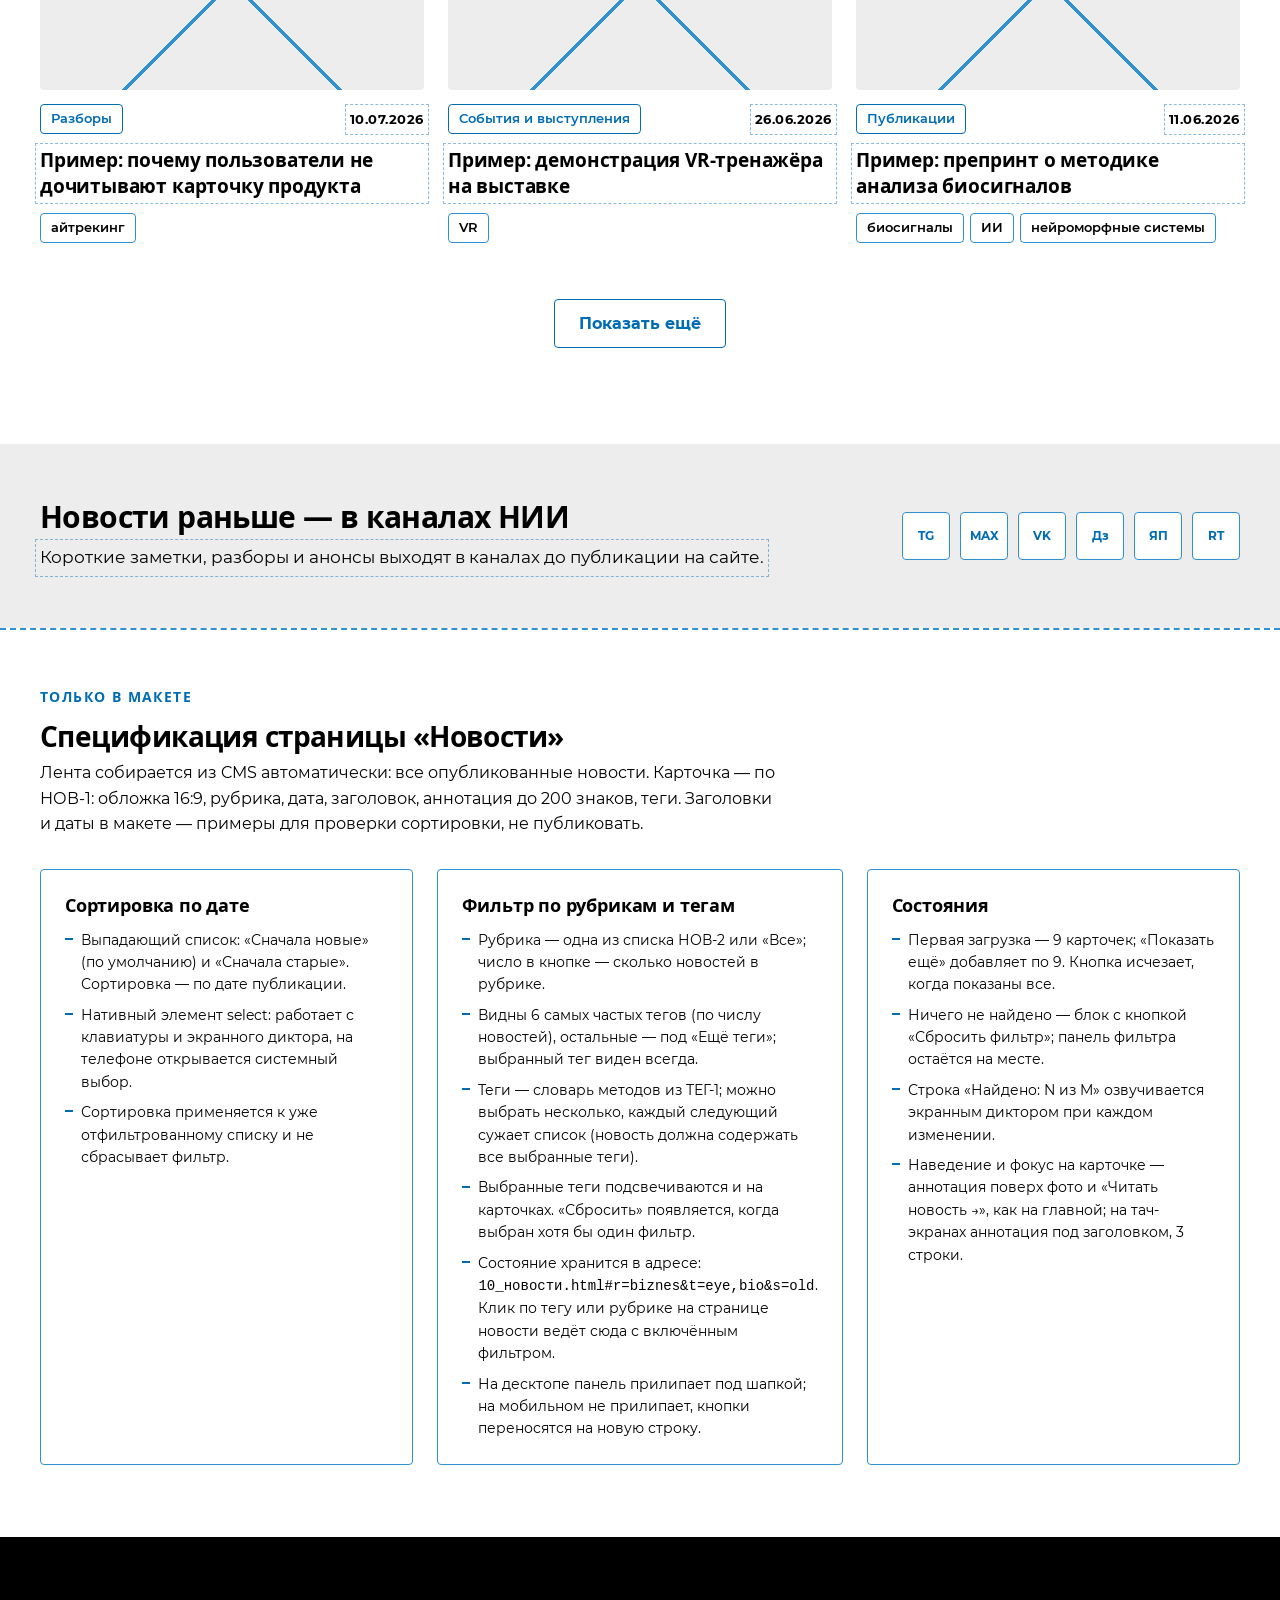
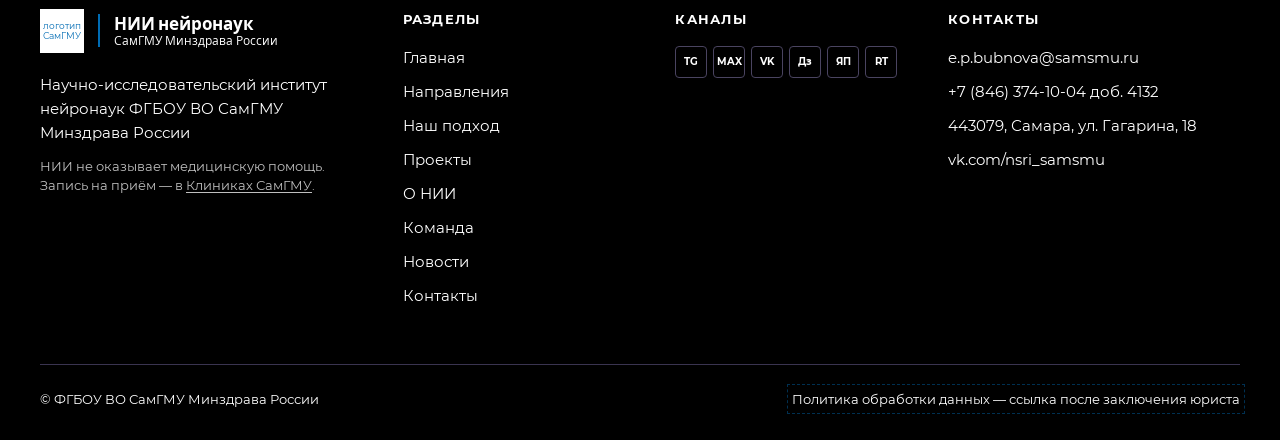
<file: 10_новости.html>
<!doctype html>
<html lang="ru">
<head>
<meta charset="utf-8">
<meta name="viewport" content="width=device-width, initial-scale=1">
<title>Новости — макет сайта, вариант Б</title>
<link rel="stylesheet" href="b.css">
<style>
.crumbs { font-size: 14px; color: var(--muted); padding: 24px 0 0; }
.crumbs a { color: var(--accent); font-weight: 600; }
.crumbs i { font-style: normal; margin: 0 8px; color: var(--line); }
.lhead { padding: 40px 0 40px; display: grid; grid-template-columns: 1fr 1fr; gap: 64px; align-items: end; }
.lhead h1 { font-size: 52px; }
.lhead p { font-size: 18px; color: var(--muted); }

.fbar { position: sticky; top: 80px; z-index: 3; background: rgba(255,255,255,.97); border-top: 1px solid var(--line); border-bottom: 1px solid var(--line); }
.fbar .wrap { display: grid; gap: 12px; padding-top: 16px; padding-bottom: 16px; }
.frow { display: flex; align-items: center; justify-content: space-between; gap: 24px; }
.flt { display: flex; gap: 8px; flex-wrap: wrap; align-items: center; }
.flt-l { font-size: 12px; font-weight: 700; letter-spacing: .1em; text-transform: uppercase; color: var(--muted); width: 88px; flex: none; }
.flt button { font-family: inherit; font-size: 15px; font-weight: 700; line-height: 1.2; color: var(--text); background: #fff; border: 1.5px solid var(--line); border-radius: var(--r); padding: 10px 14px; cursor: pointer; display: inline-flex; gap: 8px; align-items: center; white-space: nowrap; transition: border-color .2s, background .2s; }
.flt button b { font-size: 12px; font-weight: 700; color: var(--muted); }
.flt button:hover { border-color: var(--accent); }
.flt button:focus-visible, .sel:focus-visible, .reset:focus-visible { outline: 3px solid var(--mark); outline-offset: 2px; }
.flt button[aria-pressed="true"] { background: var(--accent); border-color: var(--accent); color: #fff; }
.flt button[aria-pressed="true"] b { color: #E3D6EF; }
.flt.tg button { font-size: 14px; font-weight: 600; padding: 8px 12px; }
.flt.tg button[aria-pressed="true"]::before { content: "✓"; font-weight: 700; }
.flt.tg:not(.open) button.extra:not([aria-pressed="true"]) { display: none; }
.flt.tg .tg-more { border-style: dashed; color: var(--accent); }
.sortw { display: flex; align-items: center; gap: 10px; flex: none; }
.sortw label { font-size: 12px; font-weight: 700; letter-spacing: .1em; text-transform: uppercase; color: var(--muted); }
.sel { font-family: inherit; font-size: 15px; font-weight: 700; color: var(--text); background: #fff url("data:image/svg+xml,%3Csvg xmlns='http://www.w3.org/2000/svg' width='12' height='8'%3E%3Cpath d='M1 1l5 5 5-5' fill='none' stroke='%23006CB4' stroke-width='2'/%3E%3C/svg%3E") no-repeat right 14px center; border: 1.5px solid var(--field); border-radius: var(--r); padding: 10px 40px 10px 14px; appearance: none; cursor: pointer; min-height: 44px; }
.fside { display: flex; align-items: center; gap: 20px; flex: none; }
.count { font-size: 14px; color: var(--muted); white-space: nowrap; }
.count b { color: var(--text); }
.reset { font-family: inherit; font-size: 14px; font-weight: 700; color: var(--accent); background: none; border: 0; border-bottom: 1.5px solid var(--mark); padding: 2px 0; cursor: pointer; }
.reset[hidden] { display: none; }

.list { padding: 48px 0 96px; }
.grid { display: grid; grid-template-columns: repeat(3, 1fr); gap: 48px 24px; }
.grid .ncard[hidden] { display: none; }
.nmeta { display: flex; align-items: center; justify-content: space-between; gap: 12px; }
.ncard .tags { display: flex; gap: 6px; flex-wrap: wrap; }
.ncard .tag.on { border-color: var(--accent); color: var(--accent); background: var(--band); }
.more { display: flex; justify-content: center; margin-top: 56px; }
.more[hidden] { display: none; }
.empty { border: 1.5px dashed var(--field); border-radius: var(--r); padding: 48px; text-align: center; display: grid; gap: 16px; justify-items: center; }
.empty[hidden] { display: none; }
.empty h2 { font-size: 26px; }
.empty p { color: var(--muted); font-size: 16px; max-width: 34em; }

.chan { background: var(--band); padding: 56px 0; }
.chan .in { display: flex; justify-content: space-between; align-items: center; gap: 48px; }
.chan h2 { font-size: 30px; }
.chan p { color: var(--muted); margin-top: 10px; font-size: 17px; }
.chan .chs { gap: 10px; }
.chan .chi { width: 48px; height: 48px; font-size: 12px; }

.spec { padding: 56px 0 72px; border-top: 2px dashed var(--line); }
.spec h2 { font-size: 28px; margin-bottom: 8px; }
.spec > .wrap > p { color: var(--muted); font-size: 16px; margin-bottom: 32px; max-width: 46em; }
.spec-grid { display: grid; grid-template-columns: repeat(3, 1fr); gap: 24px; }
.spec-card { border: 1px solid var(--line); border-radius: var(--r); padding: 24px; background: #fff; }
.spec-card h3 { font-size: 18px; margin-bottom: 12px; }
.spec-card ul { list-style: none; display: grid; gap: 8px; font-size: 14px; }
.spec-card li { padding-left: 16px; position: relative; }
.spec-card li::before { content: ""; position: absolute; left: 0; top: .65em; width: 8px; height: 2px; background: var(--mark); }

@media (max-width: 767px) {
  .crumbs { font-size: 13px; padding-top: 16px; }
  .lhead { grid-template-columns: 1fr; gap: 12px; padding: 24px 0 28px; }
  .lhead h1 { font-size: 32px; }
  .lhead p { font-size: 16px; }
  .fbar { position: static; }
  .fbar .wrap { gap: 10px; padding-top: 12px; padding-bottom: 12px; }
  .frow { flex-direction: column; align-items: stretch; gap: 10px; }
  .flt { flex-wrap: wrap; }
  .flt-l { display: none; }
  .flt button { padding: 10px 12px; font-size: 14px; min-height: 44px; }
  .sortw label { display: none; }
  .sortw, .sel { width: 100%; }
  .fside { justify-content: space-between; }
  .list { padding: 28px 0 56px; }
  .grid { grid-template-columns: 1fr; gap: 32px; }
  .more { margin-top: 32px; }
  .more .btn-sec { width: 100%; justify-content: center; }
  .empty { padding: 28px 20px; }
  .chan { padding: 40px 0; }
  .chan .in { flex-direction: column; align-items: flex-start; gap: 20px; }
  .chan h2 { font-size: 24px; }
  .spec { padding: 36px 0 48px; }
  .spec-grid { grid-template-columns: 1fr; }
}
</style>
</head>
<body>
<a class="skip" href="#main">Перейти к содержанию</a>
<div class="mock">МАКЕТ · шаг 2 · лента новостей с сортировкой по дате и фильтром по рубрикам и тегам · пунктирная рамка — плейсхолдер текста, не публиковать · серые поля — места под реальные фото</div>

<header>
  <div class="wrap hd">
    <a class="logo" href="01_главная.html"><span class="logo-samsmu">логотип<br>СамГМУ</span><span class="logo-name">НИИ нейронаук<small>СамГМУ Минздрава России</small></span></a>
    <nav id="menu" aria-label="Главное меню"><a href="01_главная.html">Главная</a><a href="01_главная.html#napravleniya">Направления</a><a href="06_проекты.html">Проекты</a><div class="has-sub"><a href="01_главная.html#o-nii" class="sub-t">О НИИ</a><div class="nav-sub" aria-label="О НИИ"><a href="01_главная.html#o-centre">Наш подход</a><a href="01_главная.html#o-nii">История НИИ</a><a href="11_команда.html">Команда</a></div></div><a href="10_новости.html" class="on" aria-current="page">Новости</a><a href="#kontakty">Контакты</a><a class="btn nav-cta" href="01_главная.html#obsudit-nir">Обсудить исследование</a></nav>
    <div class="hd-right">
      <div class="chs"><span class="chi">TG</span><span class="chi">MAX</span><a class="chi" href="https://vk.com/nsri_samsmu" target="_blank" rel="noopener">VK</a><span class="chi">Дз</span></div>
      <a class="btn btn-hd" href="01_главная.html#obsudit-nir">Обсудить</a>
      <button class="burger" type="button" aria-label="Открыть меню" aria-controls="menu" aria-expanded="false"><i></i></button>
    </div>
  </div>
</header>

<main id="main">
  <div class="wrap">
    <div class="crumbs"><a href="01_главная.html">Главная</a><i>/</i><span>Новости</span></div>
    <div class="lhead">
      <h1>Жизнь НИИ нейронаук</h1>
      <p class="ph">Публикации, события и результаты исследований. Выберите рубрику или теги, чтобы увидеть только нужные материалы.</p>
    </div>
  </div>

  <div class="fbar">
    <div class="wrap">
      <div class="frow">
        <div class="flt rb" role="group" aria-label="Фильтр по рубрике">
          <span class="flt-l">Рубрика</span>
          <button type="button" data-r="all" aria-pressed="true">Все <b>12</b></button><button type="button" data-r="proekty" aria-pressed="false">Проекты <b>3</b></button><button type="button" data-r="sobytiya" aria-pressed="false">События и выступления <b>3</b></button><button type="button" data-r="publikacii" aria-pressed="false">Публикации <b>2</b></button><button type="button" data-r="biznes" aria-pressed="false">Разборы <b>2</b></button><button type="button" data-r="partnery" aria-pressed="false">Партнёрства <b>2</b></button>
        </div>
        <div class="sortw">
          <label for="sort">Сортировка</label>
          <select id="sort" class="sel">
            <option value="new">Сначала новые</option>
            <option value="old">Сначала старые</option>
          </select>
        </div>
      </div>
      <div class="frow">
        <div class="flt tg" role="group" aria-label="Фильтр по тегам, можно выбрать несколько">
          <span class="flt-l">Теги</span>
          <button type="button" data-tag="eeg" aria-pressed="false">ЭЭГ</button><button type="button" data-tag="eye" aria-pressed="false">айтрекинг</button><button type="button" data-tag="bio" aria-pressed="false">биосигналы</button><button type="button" data-tag="bci" aria-pressed="false">нейроинтерфейс</button><button type="button" data-tag="vr" aria-pressed="false">VR</button><button type="button" class="extra" data-tag="cv" aria-pressed="false">компьютерное зрение</button><button type="button" data-tag="ai" aria-pressed="false">ИИ</button><button type="button" class="extra" data-tag="tms" aria-pressed="false">ТМС</button><button type="button" class="extra" data-tag="biks" aria-pressed="false">БИКС</button><button type="button" class="extra" data-tag="son" aria-pressed="false">сон</button><button type="button" class="extra" data-tag="model" aria-pressed="false">моделирование</button><button type="button" class="extra" data-tag="nmorph" aria-pressed="false">нейроморфные системы</button><button type="button" class="tg-more" aria-expanded="false">Ещё теги <b>6</b></button>
        </div>
        <div class="fside">
          <div class="count" aria-live="polite">Найдено: <b id="cnt">12</b> из 12</div>
          <button type="button" class="reset" hidden>Сбросить</button>
        </div>
      </div>
    </div>
  </div>

  <section class="list" aria-label="Список новостей">
    <div class="wrap">
      <div class="grid">
        <a class="ncard" href="05_новость.html" data-date="2026-09-24" data-r="proekty" data-t="eeg ai"><div class="nc-media"><div class="photo-ph"><span>Фото к новости</span></div><div class="nc-sum"><p class="ph">Краткая суть новости — аннотация из CMS, до 200 знаков: что произошло и почему это важно.</p><span class="more-l">Читать новость →</span></div></div><div class="nmeta"><span class="tag dir">Проекты</span><time class="ph" datetime="2026-09-24">24.09.2026</time></div><h3 class="ph">Пример: промежуточные результаты проекта по оценке когнитивного состояния</h3><p class="nc-lead ph">Краткая суть новости — аннотация из CMS, до 200 знаков: что произошло и почему это важно.</p><div class="tags"><span class="tag" data-tag="eeg">ЭЭГ</span><span class="tag" data-tag="ai">ИИ</span></div></a>
        <a class="ncard" href="05_новость.html" data-date="2026-09-17" data-r="biznes" data-t="eye bio"><div class="nc-media"><div class="photo-ph"><span>Фото к новости</span></div><div class="nc-sum"><p class="ph">Разбор из Telegram-канала: что показали айтрекинг и биосигналы на типовом пути клиента.</p><span class="more-l">Читать новость →</span></div></div><div class="nmeta"><span class="tag dir">Разборы</span><time class="ph" datetime="2026-09-17">17.09.2026</time></div><h3 class="ph">Пример: на каком шаге оформления заявки пользователь теряет внимание</h3><p class="nc-lead ph">Разбор из Telegram-канала: что показали айтрекинг и биосигналы на типовом пути клиента.</p><div class="tags"><span class="tag" data-tag="eye">айтрекинг</span><span class="tag" data-tag="bio">биосигналы</span></div></a>
        <a class="ncard" href="05_новость.html" data-date="2026-09-05" data-r="sobytiya" data-t="vr bci tms biks"><div class="nc-media"><div class="photo-ph"><span>Фото к новости</span></div><div class="nc-sum"><p class="ph">Аннотация события: где, кто выступал и с какой темой.</p><span class="more-l">Читать новость →</span></div></div><div class="nmeta"><span class="tag dir">События и выступления</span><time class="ph" datetime="2026-09-05">05.09.2026</time></div><h3 class="ph">Пример: выступление сотрудников НИИ на научной конференции</h3><p class="nc-lead ph">Аннотация события: где, кто выступал и с какой темой.</p><div class="tags"><span class="tag" data-tag="vr">VR</span><span class="tag" data-tag="bci">нейроинтерфейс</span><span class="tag" data-tag="tms">ТМС</span><span class="tag" data-tag="biks">БИКС</span></div></a>
        <a class="ncard" href="05_новость.html" data-date="2026-08-28" data-r="publikacii" data-t="eeg model"><div class="nc-media"><div class="photo-ph"><span>Фото к новости</span></div><div class="nc-sum"><p class="ph">Аннотация публикации: тема, журнал, ключевой вывод — по согласованию с авторами.</p><span class="more-l">Читать новость →</span></div></div><div class="nmeta"><span class="tag dir">Публикации</span><time class="ph" datetime="2026-08-28">28.08.2026</time></div><h3 class="ph">Пример: статья лаборатории в рецензируемом журнале</h3><p class="nc-lead ph">Аннотация публикации: тема, журнал, ключевой вывод — по согласованию с авторами.</p><div class="tags"><span class="tag" data-tag="eeg">ЭЭГ</span><span class="tag" data-tag="model">моделирование</span></div></a>
        <a class="ncard" href="05_новость.html" data-date="2026-08-14" data-r="partnery" data-t="ai cv"><div class="nc-media"><div class="photo-ph"><span>Фото к новости</span></div><div class="nc-sum"><p class="ph">Аннотация: с кем, о чём договорились и что это даст заказчикам НИР.</p><span class="more-l">Читать новость →</span></div></div><div class="nmeta"><span class="tag dir">Партнёрства</span><time class="ph" datetime="2026-08-14">14.08.2026</time></div><h3 class="ph">Пример: соглашение о сотрудничестве с индустриальным партнёром</h3><p class="nc-lead ph">Аннотация: с кем, о чём договорились и что это даст заказчикам НИР.</p><div class="tags"><span class="tag" data-tag="ai">ИИ</span><span class="tag" data-tag="cv">компьютерное зрение</span></div></a>
        <a class="ncard" href="05_новость.html" data-date="2026-07-30" data-r="proekty" data-t="cv"><div class="nc-media"><div class="photo-ph"><span>Фото к новости</span></div><div class="nc-sum"><p class="ph">Краткая суть: какой этап полного цикла пройден и что дальше.</p><span class="more-l">Читать новость →</span></div></div><div class="nmeta"><span class="tag dir">Проекты</span><time class="ph" datetime="2026-07-30">30.07.2026</time></div><h3 class="ph">Пример: новый этап проекта по анализу походки по видео</h3><p class="nc-lead ph">Краткая суть: какой этап полного цикла пройден и что дальше.</p><div class="tags"><span class="tag" data-tag="cv">компьютерное зрение</span></div></a>
        <a class="ncard" href="05_новость.html" data-date="2026-07-10" data-r="biznes" data-t="eye"><div class="nc-media"><div class="photo-ph"><span>Фото к новости</span></div><div class="nc-sum"><p class="ph">Разбор: какие элементы страницы забирают внимание и как это проверить нейротестом.</p><span class="more-l">Читать новость →</span></div></div><div class="nmeta"><span class="tag dir">Разборы</span><time class="ph" datetime="2026-07-10">10.07.2026</time></div><h3 class="ph">Пример: почему пользователи не дочитывают карточку продукта</h3><p class="nc-lead ph">Разбор: какие элементы страницы забирают внимание и как это проверить нейротестом.</p><div class="tags"><span class="tag" data-tag="eye">айтрекинг</span></div></a>
        <a class="ncard" href="05_новость.html" data-date="2026-06-26" data-r="sobytiya" data-t="vr"><div class="nc-media"><div class="photo-ph"><span>Фото к новости</span></div><div class="nc-sum"><p class="ph">Аннотация события: формат демо, кто мог попробовать, контакты для заказчиков.</p><span class="more-l">Читать новость →</span></div></div><div class="nmeta"><span class="tag dir">События и выступления</span><time class="ph" datetime="2026-06-26">26.06.2026</time></div><h3 class="ph">Пример: демонстрация VR-тренажёра на выставке</h3><p class="nc-lead ph">Аннотация события: формат демо, кто мог попробовать, контакты для заказчиков.</p><div class="tags"><span class="tag" data-tag="vr">VR</span></div></a>
        <a class="ncard" href="05_новость.html" data-date="2026-06-11" data-r="publikacii" data-t="bio ai nmorph"><div class="nc-media"><div class="photo-ph"><span>Фото к новости</span></div><div class="nc-sum"><p class="ph">Аннотация публикации: метод, данные, ограничения.</p><span class="more-l">Читать новость →</span></div></div><div class="nmeta"><span class="tag dir">Публикации</span><time class="ph" datetime="2026-06-11">11.06.2026</time></div><h3 class="ph">Пример: препринт о методике анализа биосигналов</h3><p class="nc-lead ph">Аннотация публикации: метод, данные, ограничения.</p><div class="tags"><span class="tag" data-tag="bio">биосигналы</span><span class="tag" data-tag="ai">ИИ</span><span class="tag" data-tag="nmorph">нейроморфные системы</span></div></a>
        <a class="ncard" href="05_новость.html" data-date="2026-05-22" data-r="proekty" data-t="bci eeg"><div class="nc-media"><div class="photo-ph"><span>Фото к новости</span></div><div class="nc-sum"><p class="ph">Краткая суть: что проверяли, на ком (без персональных данных), что получилось.</p><span class="more-l">Читать новость →</span></div></div><div class="nmeta"><span class="tag dir">Проекты</span><time class="ph" datetime="2026-05-22">22.05.2026</time></div><h3 class="ph">Пример: исследование нейроинтерфейса в лабораторных условиях</h3><p class="nc-lead ph">Краткая суть: что проверяли, на ком (без персональных данных), что получилось.</p><div class="tags"><span class="tag" data-tag="bci">нейроинтерфейс</span><span class="tag" data-tag="eeg">ЭЭГ</span></div></a>
        <a class="ncard" href="05_новость.html" data-date="2026-04-30" data-r="partnery" data-t="vr"><div class="nc-media"><div class="photo-ph"><span>Фото к новости</span></div><div class="nc-sum"><p class="ph">Аннотация: формат партнёрства и где об этом узнать подробнее.</p><span class="more-l">Читать новость →</span></div></div><div class="nmeta"><span class="tag dir">Партнёрства</span><time class="ph" datetime="2026-04-30">30.04.2026</time></div><h3 class="ph">Пример: совместная программа с клиникой-партнёром</h3><p class="nc-lead ph">Аннотация: формат партнёрства и где об этом узнать подробнее.</p><div class="tags"><span class="tag" data-tag="vr">VR</span></div></a>
        <a class="ncard" href="05_новость.html" data-date="2026-04-08" data-r="sobytiya" data-t="eeg eye son"><div class="nc-media"><div class="photo-ph"><span>Фото к новости</span></div><div class="nc-sum"><p class="ph">Аннотация события: тема, лектор, запись в каналах НИИ.</p><span class="more-l">Читать новость →</span></div></div><div class="nmeta"><span class="tag dir">События и выступления</span><time class="ph" datetime="2026-04-08">08.04.2026</time></div><h3 class="ph">Пример: открытая лекция о нейротехнологиях для студентов</h3><p class="nc-lead ph">Аннотация события: тема, лектор, запись в каналах НИИ.</p><div class="tags"><span class="tag" data-tag="eeg">ЭЭГ</span><span class="tag" data-tag="eye">айтрекинг</span><span class="tag" data-tag="son">сон</span></div></a>
      </div>
      <div class="more"><button type="button" class="btn-sec" id="more">Показать ещё</button></div>
      <div class="empty" hidden>
        <h2>По выбранным условиям новостей нет</h2>
        <p>Уберите часть тегов или выберите другую рубрику.</p>
        <button type="button" class="btn-sec reset-all">Сбросить фильтр</button>
      </div>
    </div>
  </section>

  <section class="chan">
    <div class="wrap in">
      <div><h2>Новости раньше — в каналах НИИ</h2><p class="ph">Короткие заметки, разборы и анонсы выходят в каналах до публикации на сайте.</p></div>
      <div class="chs"><span class="chi">TG</span><span class="chi">MAX</span><a class="chi" href="https://vk.com/nsri_samsmu" target="_blank" rel="noopener">VK</a><span class="chi">Дз</span><span class="chi">ЯП</span><span class="chi">RT</span></div>
    </div>
  </section>

  <!-- Спецификация шаблона: только для макета -->
  <section class="spec" aria-label="Спецификация шаблона для разработчика">
    <div class="wrap">
      <div class="sec-num">Только в макете</div>
      <h2>Спецификация страницы «Новости»</h2>
      <p>Лента собирается из CMS автоматически: все опубликованные новости. Карточка — по НОВ-1: обложка 16:9, рубрика, дата, заголовок, аннотация до 200 знаков, теги. Заголовки и даты в макете — примеры для проверки сортировки, не публиковать.</p>
      <div class="spec-grid">
        <div class="spec-card">
          <h3>Сортировка по дате</h3>
          <ul>
            <li>Выпадающий список: «Сначала новые» (по умолчанию) и «Сначала старые». Сортировка — по дате публикации.</li>
            <li>Нативный элемент select: работает с клавиатуры и экранного диктора, на телефоне открывается системный выбор.</li>
            <li>Сортировка применяется к уже отфильтрованному списку и не сбрасывает фильтр.</li>
          </ul>
        </div>
        <div class="spec-card">
          <h3>Фильтр по рубрикам и тегам</h3>
          <ul>
            <li>Рубрика — одна из списка НОВ-2 или «Все»; число в кнопке — сколько новостей в рубрике.</li>
            <li>Видны 6 самых частых тегов (по числу новостей), остальные — под «Ещё теги»; выбранный тег виден всегда.</li>
            <li>Теги — словарь методов из ТЕГ-1; можно выбрать несколько, каждый следующий сужает список (новость должна содержать все выбранные теги).</li>
            <li>Выбранные теги подсвечиваются и на карточках. «Сбросить» появляется, когда выбран хотя бы один фильтр.</li>
            <li>Состояние хранится в адресе: <code>10_новости.html#r=biznes&amp;t=eye,bio&amp;s=old</code>. Клик по тегу или рубрике на странице новости ведёт сюда с включённым фильтром.</li>
            <li>На десктопе панель прилипает под шапкой; на мобильном не прилипает, кнопки переносятся на новую строку.</li>
          </ul>
        </div>
        <div class="spec-card">
          <h3>Состояния</h3>
          <ul>
            <li>Первая загрузка — 9 карточек; «Показать ещё» добавляет по 9. Кнопка исчезает, когда показаны все.</li>
            <li>Ничего не найдено — блок с кнопкой «Сбросить фильтр»; панель фильтра остаётся на месте.</li>
            <li>Строка «Найдено: N из M» озвучивается экранным диктором при каждом изменении.</li>
            <li>Наведение и фокус на карточке — аннотация поверх фото и «Читать новость →», как на главной; на тач-экранах аннотация под заголовком, 3 строки.</li>
          </ul>
        </div>
      </div>
    </div>
  </section>
</main>

<footer id="kontakty">
  <div class="wrap">
    <div class="ft">
      <div>
        <a class="logo" href="01_главная.html"><span class="logo-samsmu">логотип<br>СамГМУ</span><span class="logo-name">НИИ нейронаук<small>СамГМУ Минздрава России</small></span></a>
        <p style="margin-top:20px">Научно-исследовательский институт нейронаук ФГБОУ ВО СамГМУ Минздрава России</p><p class="ft-note">НИИ не оказывает медицинскую помощь. Запись на приём — в <a href="https://clinica.samsmu.ru/" target="_blank" rel="noopener">Клиниках СамГМУ</a>.</p>
      </div>
      <div><h4>Разделы</h4><ul><li><a href="01_главная.html">Главная</a></li><li><a href="01_главная.html#napravleniya">Направления</a></li><li><a href="01_главная.html#o-centre">Наш подход</a></li><li><a href="06_проекты.html">Проекты</a></li><li><a href="01_главная.html#o-nii">О НИИ</a></li><li><a href="11_команда.html">Команда</a></li><li><a href="10_новости.html">Новости</a></li><li><a href="#kontakty">Контакты</a></li></ul></div>
      <div><h4>Каналы</h4><div class="chs" style="flex-wrap:wrap"><span class="chi">TG</span><span class="chi">MAX</span><a class="chi" href="https://vk.com/nsri_samsmu" target="_blank" rel="noopener">VK</a><span class="chi">Дз</span><span class="chi">ЯП</span><span class="chi">RT</span></div></div>
      <div><h4>Контакты</h4><ul><li>e.p.bubnova@samsmu.ru</li><li>+7 (846) 374-10-04 доб. 4132</li><li>443079, Самара, ул. Гагарина, 18</li><li><a href="https://vk.com/nsri_samsmu" target="_blank" rel="noopener">vk.com/nsri_samsmu</a></li></ul></div>
    </div>
    <div class="ft-bottom"><span>© ФГБОУ ВО СамГМУ Минздрава России</span><span class="ph">Политика обработки данных — ссылка после заключения юриста</span></div>
  </div>
</footer>
<script src="nav.js"></script>
<script>
// Макет: лента новостей — рубрика, теги (несколько), сортировка по дате; состояние в адресе
(function () {
  var PAGE = 9;
  var grid = document.querySelector(".grid");
  var cards = Array.prototype.slice.call(grid.querySelectorAll(".ncard"));
  var rBtns = document.querySelectorAll(".flt.rb button");
  var tBtns = document.querySelectorAll(".flt.tg button[data-tag]");
  var sel = document.getElementById("sort");
  var cnt = document.getElementById("cnt");
  var empty = document.querySelector(".empty");
  var moreW = document.querySelector(".more");
  var reset = document.querySelector(".reset");
  var st = { r: "all", t: [], s: "new", n: PAGE };

  function render() {
    cards.sort(function (a, b) {
      return st.s === "new" ? b.dataset.date.localeCompare(a.dataset.date) : a.dataset.date.localeCompare(b.dataset.date);
    }).forEach(function (c) { grid.appendChild(c); });
    var found = 0;
    cards.forEach(function (c) {
      var ct = c.dataset.t.split(" ");
      var ok = (st.r === "all" || c.dataset.r === st.r) && st.t.every(function (t) { return ct.indexOf(t) > -1; });
      if (ok) found++;
      c.hidden = !ok || found > st.n;
      c.querySelectorAll(".tag[data-tag]").forEach(function (g) { g.classList.toggle("on", st.t.indexOf(g.dataset.tag) > -1); });
    });
    rBtns.forEach(function (b) { b.setAttribute("aria-pressed", String(b.dataset.r === st.r)); });
    tBtns.forEach(function (b) { b.setAttribute("aria-pressed", String(st.t.indexOf(b.dataset.tag) > -1)); });
    sel.value = st.s;
    cnt.textContent = found;
    empty.hidden = found > 0;
    moreW.hidden = found <= st.n;
    reset.hidden = st.r === "all" && !st.t.length;
    var h = [];
    if (st.r !== "all") h.push("r=" + st.r);
    if (st.t.length) h.push("t=" + st.t.join(","));
    if (st.s !== "new") h.push("s=" + st.s);
    history.replaceState(null, "", h.length ? "#" + h.join("&") : location.pathname);
  }
  function fromHash() {
    var p = {};
    location.hash.slice(1).split("&").forEach(function (kv) { var a = kv.split("="); if (a[1]) p[a[0]] = decodeURIComponent(a[1]); });
    st.r = Array.prototype.some.call(rBtns, function (b) { return b.dataset.r === p.r; }) ? p.r : "all";
    st.t = (p.t || "").split(",").filter(function (t) { return Array.prototype.some.call(tBtns, function (b) { return b.dataset.tag === t; }); });
    st.s = p.s === "old" ? "old" : "new";
    st.n = PAGE;
    render();
  }
  document.addEventListener("click", function (e) {
    var tm = e.target.closest(".tg-more");
    if (tm) {
      var open = tm.parentNode.classList.toggle("open");
      tm.setAttribute("aria-expanded", String(open));
      tm.innerHTML = open ? "Свернуть" : "Ещё теги <b>6</b>";
      return;
    }
    var b = e.target.closest(".flt button[data-r], .flt button[data-tag], .reset, .reset-all, #more");
    if (!b) return;
    if (b.dataset.r) { st.r = b.dataset.r; st.n = PAGE; }
    else if (b.dataset.tag) {
      var i = st.t.indexOf(b.dataset.tag);
      if (i > -1) st.t.splice(i, 1); else st.t.push(b.dataset.tag);
      st.n = PAGE;
    }
    else if (b.id === "more") st.n += PAGE;
    else { st.r = "all"; st.t = []; st.n = PAGE; }
    render();
  });
  sel.addEventListener("change", function () { st.s = sel.value; render(); });
  window.addEventListener("hashchange", fromHash);
  fromHash();
})();
</script>
</body>
</html>
</file>
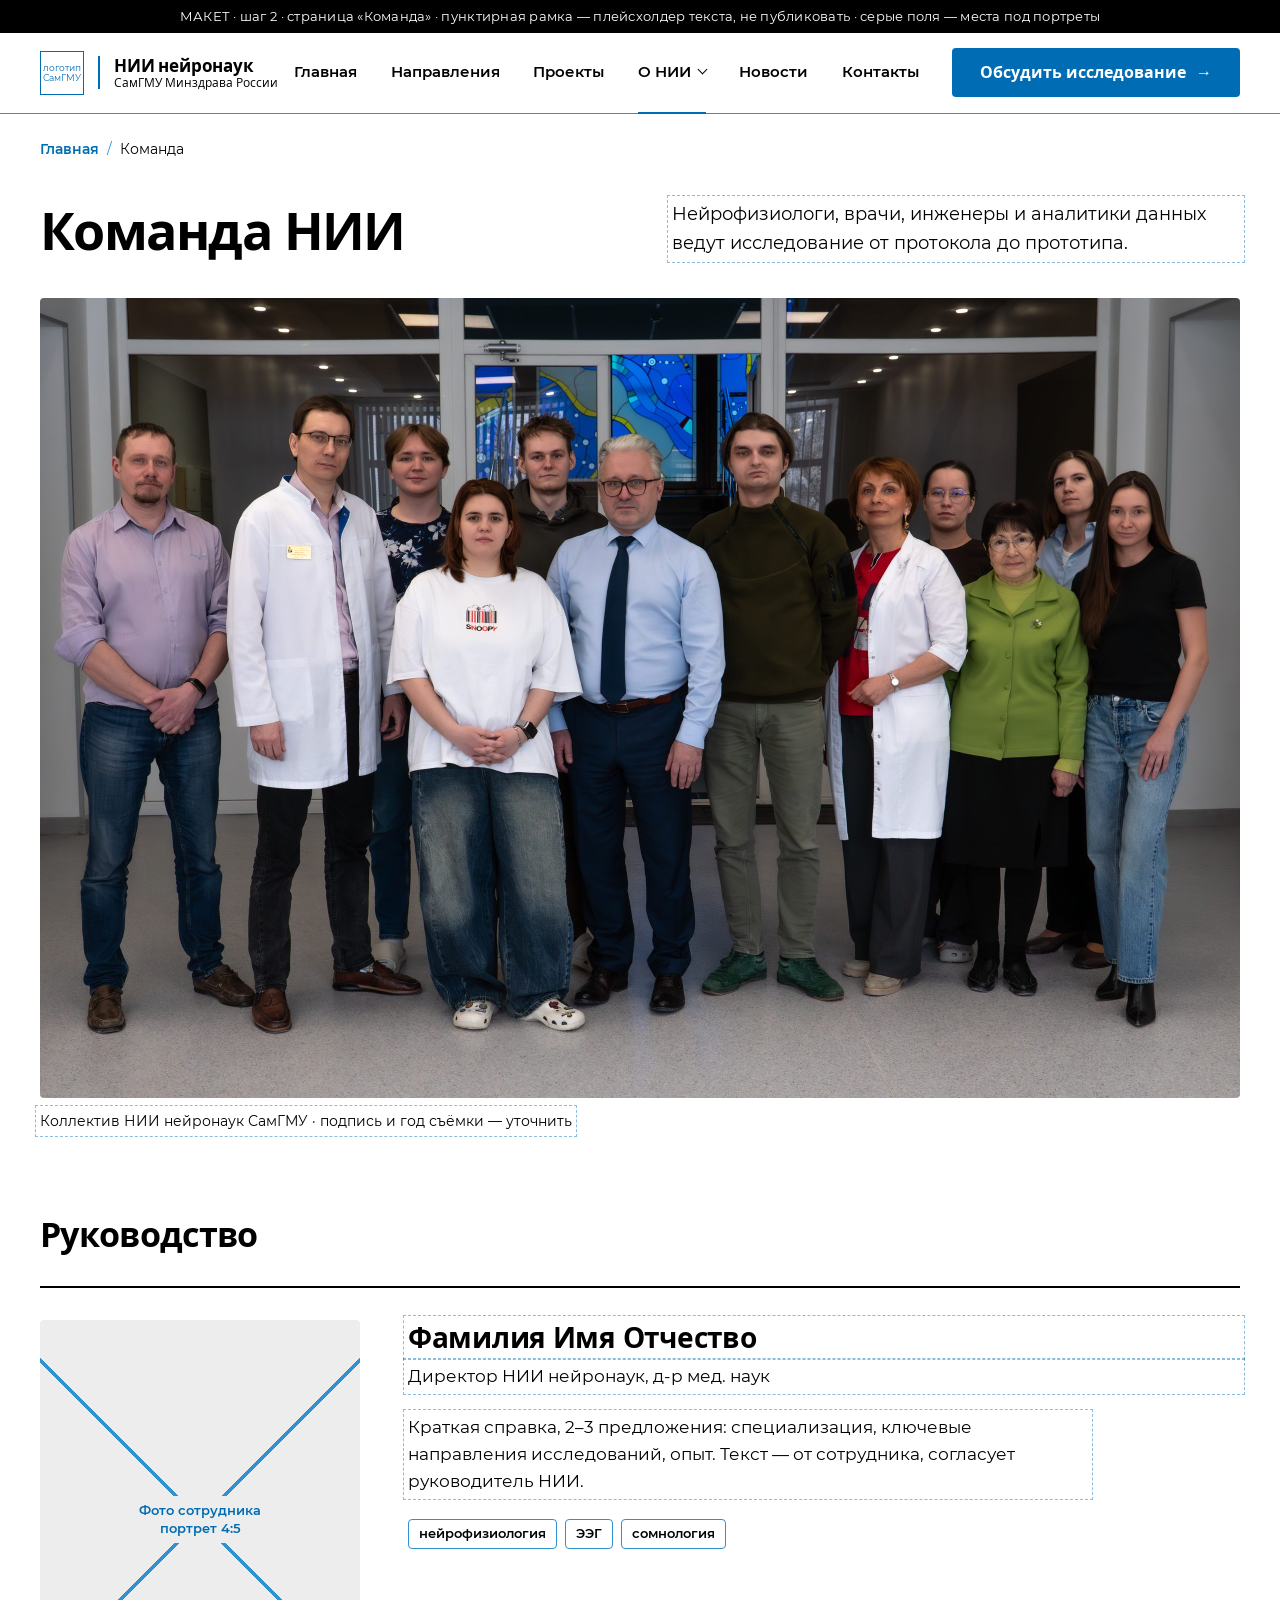
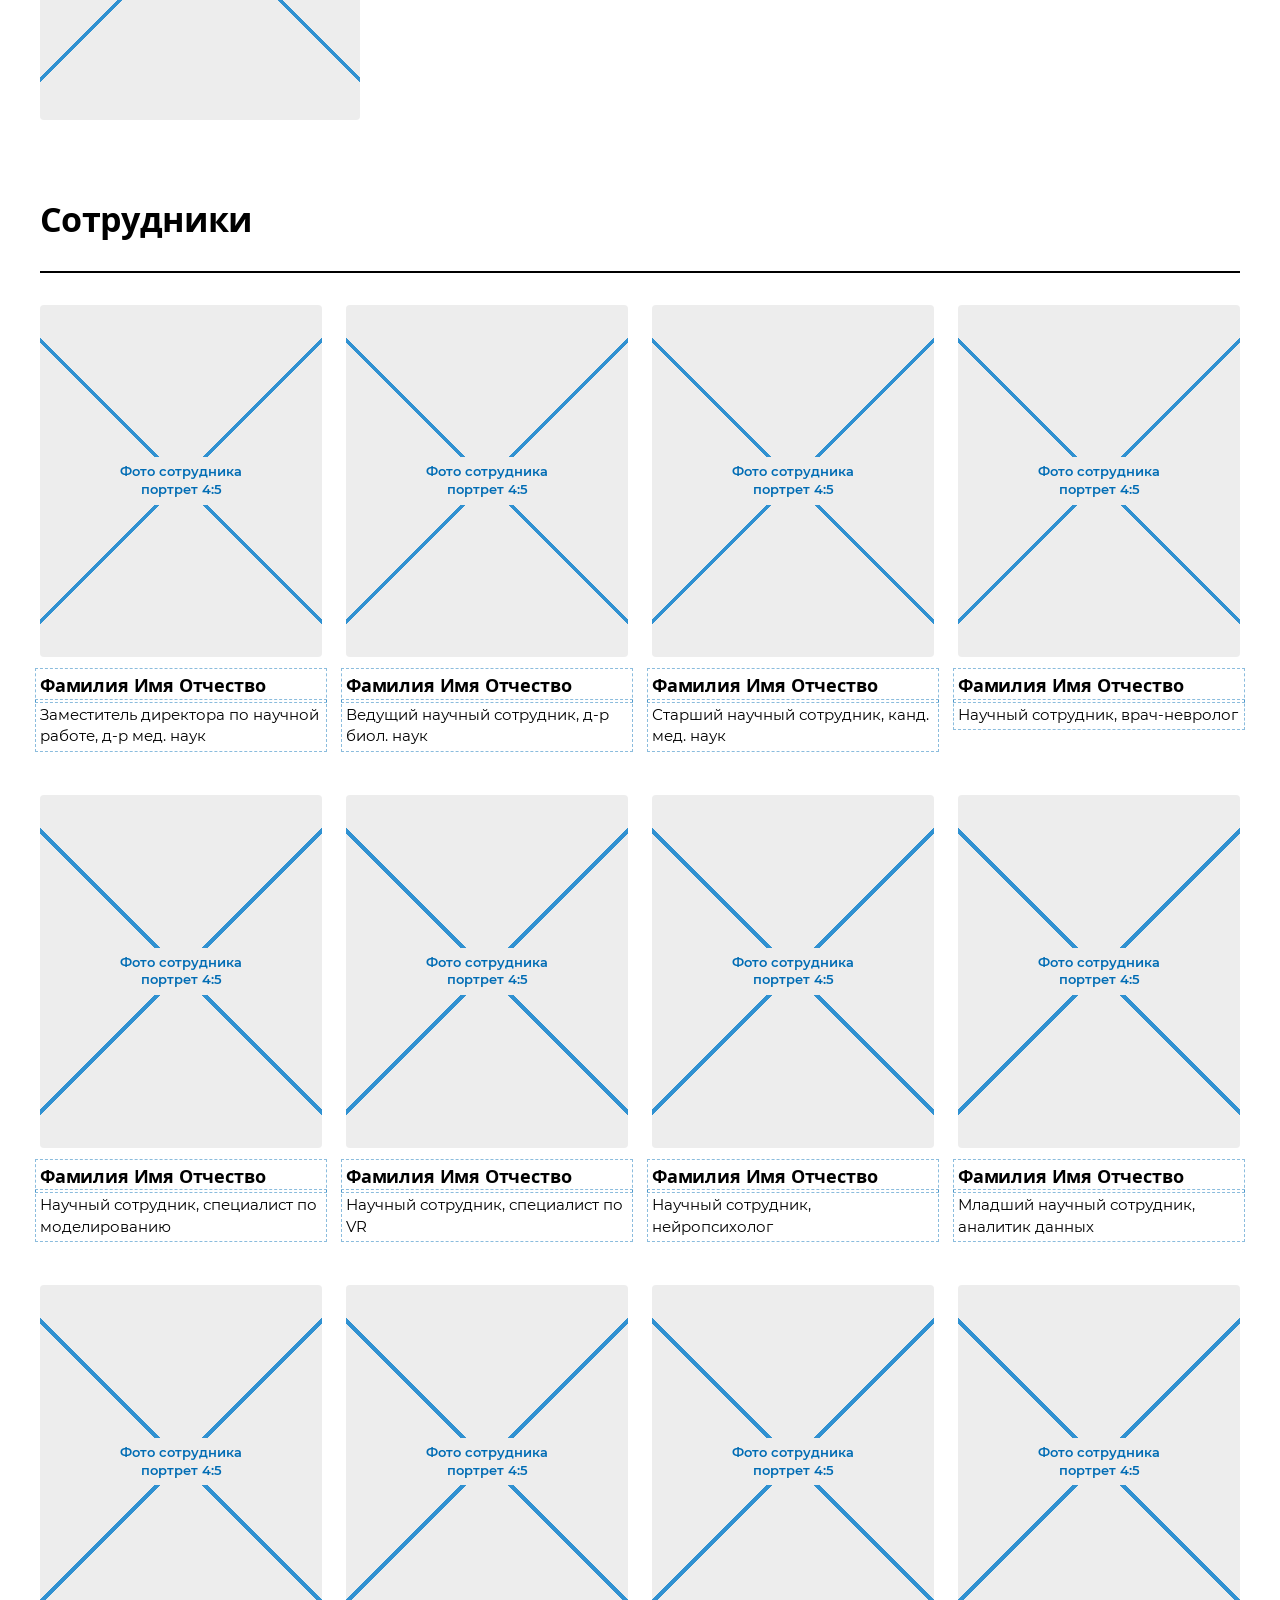
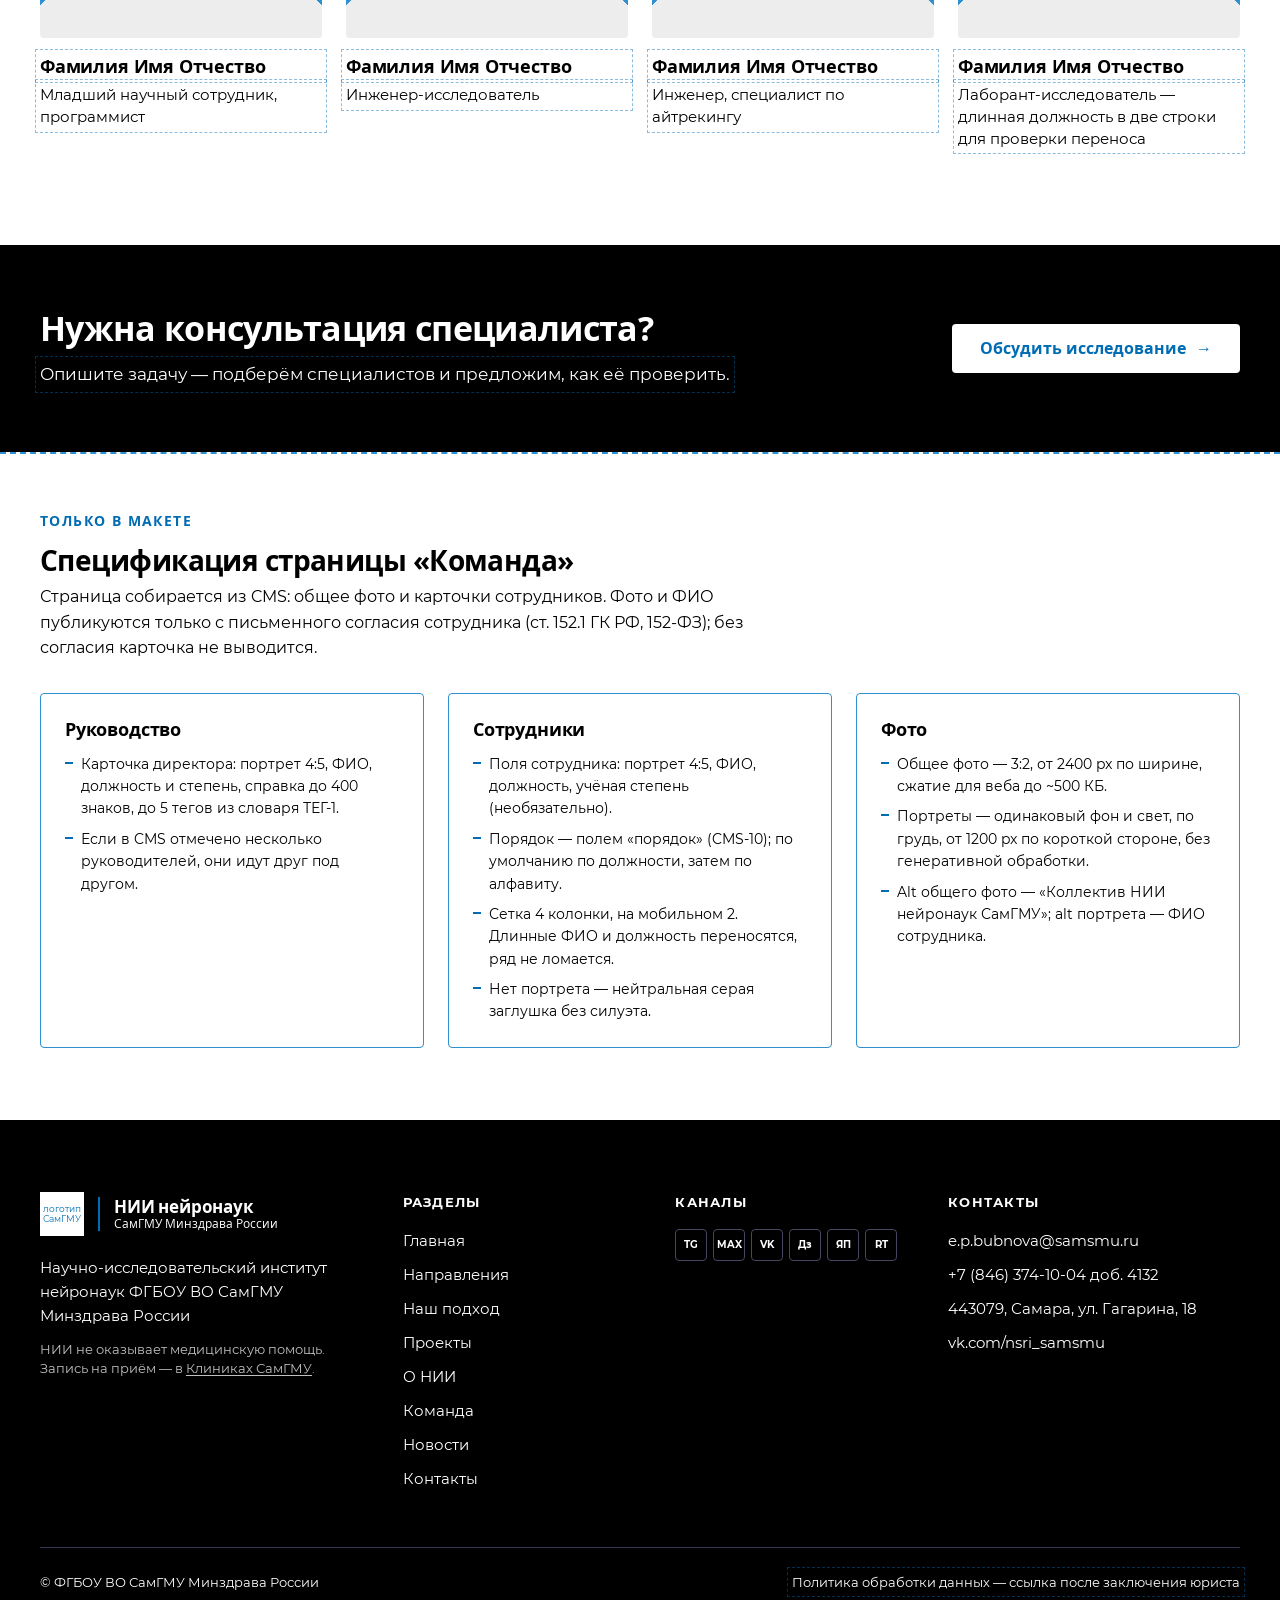
<file: 11_команда.html>
<!doctype html>
<html lang="ru">
<head>
<meta charset="utf-8">
<meta name="viewport" content="width=device-width, initial-scale=1">
<title>Команда — макет сайта, вариант Б</title>
<link rel="stylesheet" href="b.css">
<style>
.crumbs { font-size: 14px; color: var(--muted); padding: 24px 0 0; }
.crumbs a { color: var(--accent); font-weight: 600; }
.crumbs i { font-style: normal; margin: 0 8px; color: var(--line); }
.lhead { padding: 40px 0 40px; display: grid; grid-template-columns: 1fr 1fr; gap: 64px; align-items: end; }
.lhead h1 { font-size: 52px; }
.lhead p { font-size: 18px; color: var(--muted); }

.team-photo { margin: 0; }
.team-photo img { width: 100%; aspect-ratio: 3/2; object-fit: cover; border-radius: var(--r); display: block; }
.team-photo figcaption { font-size: 14px; color: var(--muted); margin-top: 12px; display: inline-block; }

.tblock { padding: 80px 0 0; }
.tblock:last-of-type, .tlast { padding-bottom: 96px; }
.tblock h2 { font-size: 34px; margin-bottom: 32px; }

.lead-card { display: grid; grid-template-columns: 320px 1fr; gap: 48px; align-items: start; border-top: 2px solid var(--text); padding-top: 32px; }
.lead-card .photo-ph { aspect-ratio: 4/5; border-radius: var(--r); }
.lead-card h3 { font-size: 28px; line-height: 1.25; margin-bottom: 8px; }
.lead-card .pos { font-size: 17px; color: var(--muted); margin-bottom: 24px; }
.lead-card .bio { font-size: 17px; max-width: 40em; margin-bottom: 24px; }
.lead-card .areas { display: flex; gap: 8px; flex-wrap: wrap; }

.lbl { font-size: 13px; font-weight: 700; letter-spacing: .08em; text-transform: uppercase; color: var(--muted); margin-bottom: 10px; }
.lab { border-top: 2px solid var(--text); }
.lab + .lab { margin-top: 0; }
.lab-in { display: grid; grid-template-columns: 1.2fr 1fr; gap: 48px; padding-bottom: 32px; }
.lab-about p { font-size: 17px; margin-bottom: 20px; max-width: 36em; }
.meth { list-style: none; display: grid; gap: 6px; font-size: 15px; color: var(--muted); }
.meth li { padding-left: 16px; position: relative; }
.meth li::before { content: ""; position: absolute; left: 0; top: .7em; width: 8px; height: 2px; background: var(--mark); }
.lab-head { display: grid; grid-template-columns: 160px 1fr; gap: 24px; align-items: start; background: var(--band); padding: 24px; border-radius: var(--r); }
.lab-head .photo-ph { aspect-ratio: 4/5; border-radius: var(--r); }
.lab-head b { display: block; font-size: 20px; line-height: 1.3; margin-bottom: 8px; }
.lab-head p { font-size: 14px; color: var(--muted); margin-bottom: 12px; }
.lab-head a { font-size: 15px; font-weight: 600; color: var(--accent); }
.lab .people { border-top: 0; padding-top: 8px; padding-bottom: 48px; }

.staff-h { display: flex; justify-content: space-between; align-items: baseline; gap: 24px; margin-bottom: 32px; }
.staff-h h2 { margin-bottom: 0; }
.people { display: grid; grid-template-columns: repeat(4, 1fr); gap: 48px 24px; border-top: 2px solid var(--text); padding-top: 32px; }
.person .photo-ph { aspect-ratio: 4/5; border-radius: var(--r); margin-bottom: 16px; }
.person h3 { font-size: 18px; line-height: 1.35; margin-bottom: 6px; }
.person p { font-size: 15px; line-height: 1.45; color: var(--muted); }

.cta-band { background: var(--text); color: #fff; padding: 64px 0; }
.cta-band .in { display: flex; justify-content: space-between; align-items: center; gap: 48px; }
.cta-band h2 { color: #fff; font-size: 34px; }
.cta-band p { color: var(--foot-text); margin-top: 12px; font-size: 17px; }
.cta-band .btn { background: #fff; color: var(--accent); }

.spec { padding: 56px 0 72px; border-top: 2px dashed var(--line); }
.spec h2 { font-size: 28px; margin-bottom: 8px; }
.spec > .wrap > p { color: var(--muted); font-size: 16px; margin-bottom: 32px; max-width: 46em; }
.spec-grid { display: grid; grid-template-columns: repeat(3, 1fr); gap: 24px; }
.spec-card { border: 1px solid var(--line); border-radius: var(--r); padding: 24px; background: #fff; }
.spec-card h3 { font-size: 18px; margin-bottom: 12px; }
.spec-card ul { list-style: none; display: grid; gap: 8px; font-size: 14px; }
.spec-card li { padding-left: 16px; position: relative; }
.spec-card li::before { content: ""; position: absolute; left: 0; top: .65em; width: 8px; height: 2px; background: var(--mark); }

@media (max-width: 767px) {
  .crumbs { font-size: 13px; padding-top: 16px; }
  .lhead { grid-template-columns: 1fr; gap: 12px; padding: 24px 0 28px; }
  .lhead h1 { font-size: 32px; }
  .lhead p { font-size: 16px; }
  .team-photo figcaption { font-size: 13px; }
  .tblock { padding-top: 48px; }
  .tblock:last-of-type, .tlast { padding-bottom: 56px; }
  .tblock h2 { font-size: 24px; margin-bottom: 20px; }
  .lead-card { grid-template-columns: 1fr; gap: 20px; padding-top: 24px; }
  .lead-card .photo-ph { max-width: 240px; }
  .lead-card h3 { font-size: 22px; }
  .lead-card .pos, .lead-card .bio { font-size: 16px; }
  .lab-in { grid-template-columns: 1fr; gap: 20px; padding-bottom: 20px; }
  .lab-about p { font-size: 15px; }
  .lab-head { grid-template-columns: 96px 1fr; gap: 16px; padding: 16px; }
  .lab-head b { font-size: 17px; }
  .lab-head p { font-size: 13px; }
  .lab .people { padding-bottom: 28px; }
  .staff-h { flex-direction: column; gap: 8px; margin-bottom: 20px; }
  .people { grid-template-columns: 1fr 1fr; gap: 28px 16px; padding-top: 24px; }
  .person .photo-ph { margin-bottom: 10px; }
  .person h3 { font-size: 15px; }
  .person p { font-size: 13px; }
  .cta-band { padding: 48px 0; }
  .cta-band .in { flex-direction: column; align-items: stretch; gap: 24px; }
  .cta-band h2 { font-size: 26px; }
  .spec { padding: 36px 0 48px; }
  .spec-grid { grid-template-columns: 1fr; }
}
</style>
</head>
<body data-source="Страница «Команда»">
<a class="skip" href="#main">Перейти к содержанию</a>
<div class="mock">МАКЕТ · шаг 2 · страница «Команда» · пунктирная рамка — плейсхолдер текста, не публиковать · серые поля — места под портреты</div>

<header>
  <div class="wrap hd">
    <a class="logo" href="01_главная.html"><span class="logo-samsmu">логотип<br>СамГМУ</span><span class="logo-name">НИИ нейронаук<small>СамГМУ Минздрава России</small></span></a>
    <nav id="menu" aria-label="Главное меню"><a href="01_главная.html">Главная</a><a href="01_главная.html#napravleniya">Направления</a><a href="06_проекты.html">Проекты</a><div class="has-sub"><a href="01_главная.html#o-nii" class="sub-t on">О НИИ</a><div class="nav-sub" aria-label="О НИИ"><a href="01_главная.html#o-centre">Наш подход</a><a href="01_главная.html#o-nii">История НИИ</a><a href="11_команда.html" class="on" aria-current="page">Команда</a></div></div><a href="10_новости.html">Новости</a><a href="#kontakty">Контакты</a><a class="btn nav-cta" href="01_главная.html#obsudit-nir">Обсудить исследование</a></nav>
    <div class="hd-right">
      <div class="chs"><span class="chi">TG</span><span class="chi">MAX</span><a class="chi" href="https://vk.com/nsri_samsmu" target="_blank" rel="noopener">VK</a><span class="chi">Дз</span></div>
      <a class="btn btn-hd" href="01_главная.html#obsudit-nir">Обсудить</a>
      <button class="burger" type="button" aria-label="Открыть меню" aria-controls="menu" aria-expanded="false"><i></i></button>
    </div>
  </div>
</header>

<main id="main">
  <div class="wrap">
    <div class="crumbs"><a href="01_главная.html">Главная</a><i>/</i><span>Команда</span></div>
    <div class="lhead">
      <h1>Команда НИИ</h1>
      <p class="ph">Нейрофизиологи, врачи, инженеры и аналитики данных ведут исследование от протокола до прототипа.</p>
    </div>
    <figure class="team-photo">
      <img src="img/команда_НИИ_2400.jpg" alt="Коллектив НИИ нейронаук СамГМУ">
      <figcaption class="ph">Коллектив НИИ нейронаук СамГМУ · подпись и год съёмки — уточнить</figcaption>
    </figure>
  </div>

  <section class="tblock" aria-labelledby="h-lead">
    <div class="wrap">
      <h2 id="h-lead">Руководство</h2>
      <article class="lead-card">
        <div class="photo-ph"><span>Фото сотрудника<br>портрет 4:5</span></div>
        <div>
          <h3 class="ph">Фамилия Имя Отчество</h3>
          <p class="pos ph">Директор НИИ нейронаук, д-р мед. наук</p>
          <p class="bio ph">Краткая справка, 2–3 предложения: специализация, ключевые направления исследований, опыт. Текст — от сотрудника, согласует руководитель НИИ.</p>
          <div class="areas"><span class="tag">нейрофизиология</span><span class="tag">ЭЭГ</span><span class="tag">сомнология</span></div>
        </div>
      </article>
    </div>
  </section>

  <section class="tblock tlast" aria-labelledby="h-staff">
    <div class="wrap">
      <div class="staff-h"><h2 id="h-staff">Сотрудники</h2></div>
      <div class="people">
        <article class="person"><div class="photo-ph"><span>Фото сотрудника<br>портрет 4:5</span></div><h3 class="ph">Фамилия Имя Отчество</h3><p class="ph">Заместитель директора по научной работе, д-р мед. наук</p></article>
        <article class="person"><div class="photo-ph"><span>Фото сотрудника<br>портрет 4:5</span></div><h3 class="ph">Фамилия Имя Отчество</h3><p class="ph">Ведущий научный сотрудник, д-р биол. наук</p></article>
        <article class="person"><div class="photo-ph"><span>Фото сотрудника<br>портрет 4:5</span></div><h3 class="ph">Фамилия Имя Отчество</h3><p class="ph">Старший научный сотрудник, канд. мед. наук</p></article>
        <article class="person"><div class="photo-ph"><span>Фото сотрудника<br>портрет 4:5</span></div><h3 class="ph">Фамилия Имя Отчество</h3><p class="ph">Научный сотрудник, врач-невролог</p></article>
        <article class="person"><div class="photo-ph"><span>Фото сотрудника<br>портрет 4:5</span></div><h3 class="ph">Фамилия Имя Отчество</h3><p class="ph">Научный сотрудник, специалист по моделированию</p></article>
        <article class="person"><div class="photo-ph"><span>Фото сотрудника<br>портрет 4:5</span></div><h3 class="ph">Фамилия Имя Отчество</h3><p class="ph">Научный сотрудник, специалист по VR</p></article>
        <article class="person"><div class="photo-ph"><span>Фото сотрудника<br>портрет 4:5</span></div><h3 class="ph">Фамилия Имя Отчество</h3><p class="ph">Научный сотрудник, нейропсихолог</p></article>
        <article class="person"><div class="photo-ph"><span>Фото сотрудника<br>портрет 4:5</span></div><h3 class="ph">Фамилия Имя Отчество</h3><p class="ph">Младший научный сотрудник, аналитик данных</p></article>
        <article class="person"><div class="photo-ph"><span>Фото сотрудника<br>портрет 4:5</span></div><h3 class="ph">Фамилия Имя Отчество</h3><p class="ph">Младший научный сотрудник, программист</p></article>
        <article class="person"><div class="photo-ph"><span>Фото сотрудника<br>портрет 4:5</span></div><h3 class="ph">Фамилия Имя Отчество</h3><p class="ph">Инженер-исследователь</p></article>
        <article class="person"><div class="photo-ph"><span>Фото сотрудника<br>портрет 4:5</span></div><h3 class="ph">Фамилия Имя Отчество</h3><p class="ph">Инженер, специалист по айтрекингу</p></article>
        <article class="person"><div class="photo-ph"><span>Фото сотрудника<br>портрет 4:5</span></div><h3 class="ph">Фамилия Имя Отчество</h3><p class="ph">Лаборант-исследователь — длинная должность в две строки для проверки переноса</p></article>
      </div>
    </div>
  </section>

  <section class="cta-band">
    <div class="wrap in">
      <div><h2>Нужна консультация специалиста?</h2><p class="ph">Опишите задачу — подберём специалистов и предложим, как её проверить.</p></div>
      <a class="btn" href="01_главная.html#obsudit-nir">Обсудить исследование</a>
    </div>
  </section>

  <!-- Спецификация шаблона: только для макета -->
  <section class="spec" aria-label="Спецификация шаблона для разработчика">
    <div class="wrap">
      <div class="sec-num">Только в макете</div>
      <h2>Спецификация страницы «Команда»</h2>
      <p>Страница собирается из CMS: общее фото и карточки сотрудников. Фото и ФИО публикуются только с письменного согласия сотрудника (ст. 152.1 ГК РФ, 152-ФЗ); без согласия карточка не выводится.</p>
      <div class="spec-grid">
        <div class="spec-card">
          <h3>Руководство</h3>
          <ul>
            <li>Карточка директора: портрет 4:5, ФИО, должность и степень, справка до 400 знаков, до 5 тегов из словаря ТЕГ-1.</li>
            <li>Если в CMS отмечено несколько руководителей, они идут друг под другом.</li>
          </ul>
        </div>
        <div class="spec-card">
          <h3>Сотрудники</h3>
          <ul>
            <li>Поля сотрудника: портрет 4:5, ФИО, должность, учёная степень (необязательно).</li>
            <li>Порядок — полем «порядок» (CMS-10); по умолчанию по должности, затем по алфавиту.</li>
            <li>Сетка 4 колонки, на мобильном 2. Длинные ФИО и должность переносятся, ряд не ломается.</li>
            <li>Нет портрета — нейтральная серая заглушка без силуэта.</li>
          </ul>
        </div>
        <div class="spec-card">
          <h3>Фото</h3>
          <ul>
            <li>Общее фото — 3:2, от 2400 px по ширине, сжатие для веба до ~500 КБ.</li>
            <li>Портреты — одинаковый фон и свет, по грудь, от 1200 px по короткой стороне, без генеративной обработки.</li>
            <li>Alt общего фото — «Коллектив НИИ нейронаук СамГМУ»; alt портрета — ФИО сотрудника.</li>
          </ul>
        </div>
      </div>
    </div>
  </section>
</main>

<footer id="kontakty">
  <div class="wrap">
    <div class="ft">
      <div>
        <a class="logo" href="01_главная.html"><span class="logo-samsmu">логотип<br>СамГМУ</span><span class="logo-name">НИИ нейронаук<small>СамГМУ Минздрава России</small></span></a>
        <p style="margin-top:20px">Научно-исследовательский институт нейронаук ФГБОУ ВО СамГМУ Минздрава России</p><p class="ft-note">НИИ не оказывает медицинскую помощь. Запись на приём — в <a href="https://clinica.samsmu.ru/" target="_blank" rel="noopener">Клиниках СамГМУ</a>.</p>
      </div>
      <div><h4>Разделы</h4><ul><li><a href="01_главная.html">Главная</a></li><li><a href="01_главная.html#napravleniya">Направления</a></li><li><a href="01_главная.html#o-centre">Наш подход</a></li><li><a href="06_проекты.html">Проекты</a></li><li><a href="01_главная.html#o-nii">О НИИ</a></li><li><a href="11_команда.html">Команда</a></li><li><a href="10_новости.html">Новости</a></li><li><a href="#kontakty">Контакты</a></li></ul></div>
      <div><h4>Каналы</h4><div class="chs" style="flex-wrap:wrap"><span class="chi">TG</span><span class="chi">MAX</span><a class="chi" href="https://vk.com/nsri_samsmu" target="_blank" rel="noopener">VK</a><span class="chi">Дз</span><span class="chi">ЯП</span><span class="chi">RT</span></div></div>
      <div><h4>Контакты</h4><ul><li>e.p.bubnova@samsmu.ru</li><li>+7 (846) 374-10-04 доб. 4132</li><li>443079, Самара, ул. Гагарина, 18</li><li><a href="https://vk.com/nsri_samsmu" target="_blank" rel="noopener">vk.com/nsri_samsmu</a></li></ul></div>
    </div>
    <div class="ft-bottom"><span>© ФГБОУ ВО СамГМУ Минздрава России</span><span class="ph">Политика обработки данных — ссылка после заключения юриста</span></div>
  </div>
</footer>
<script src="nav.js"></script>
</body>
</html>
</file>
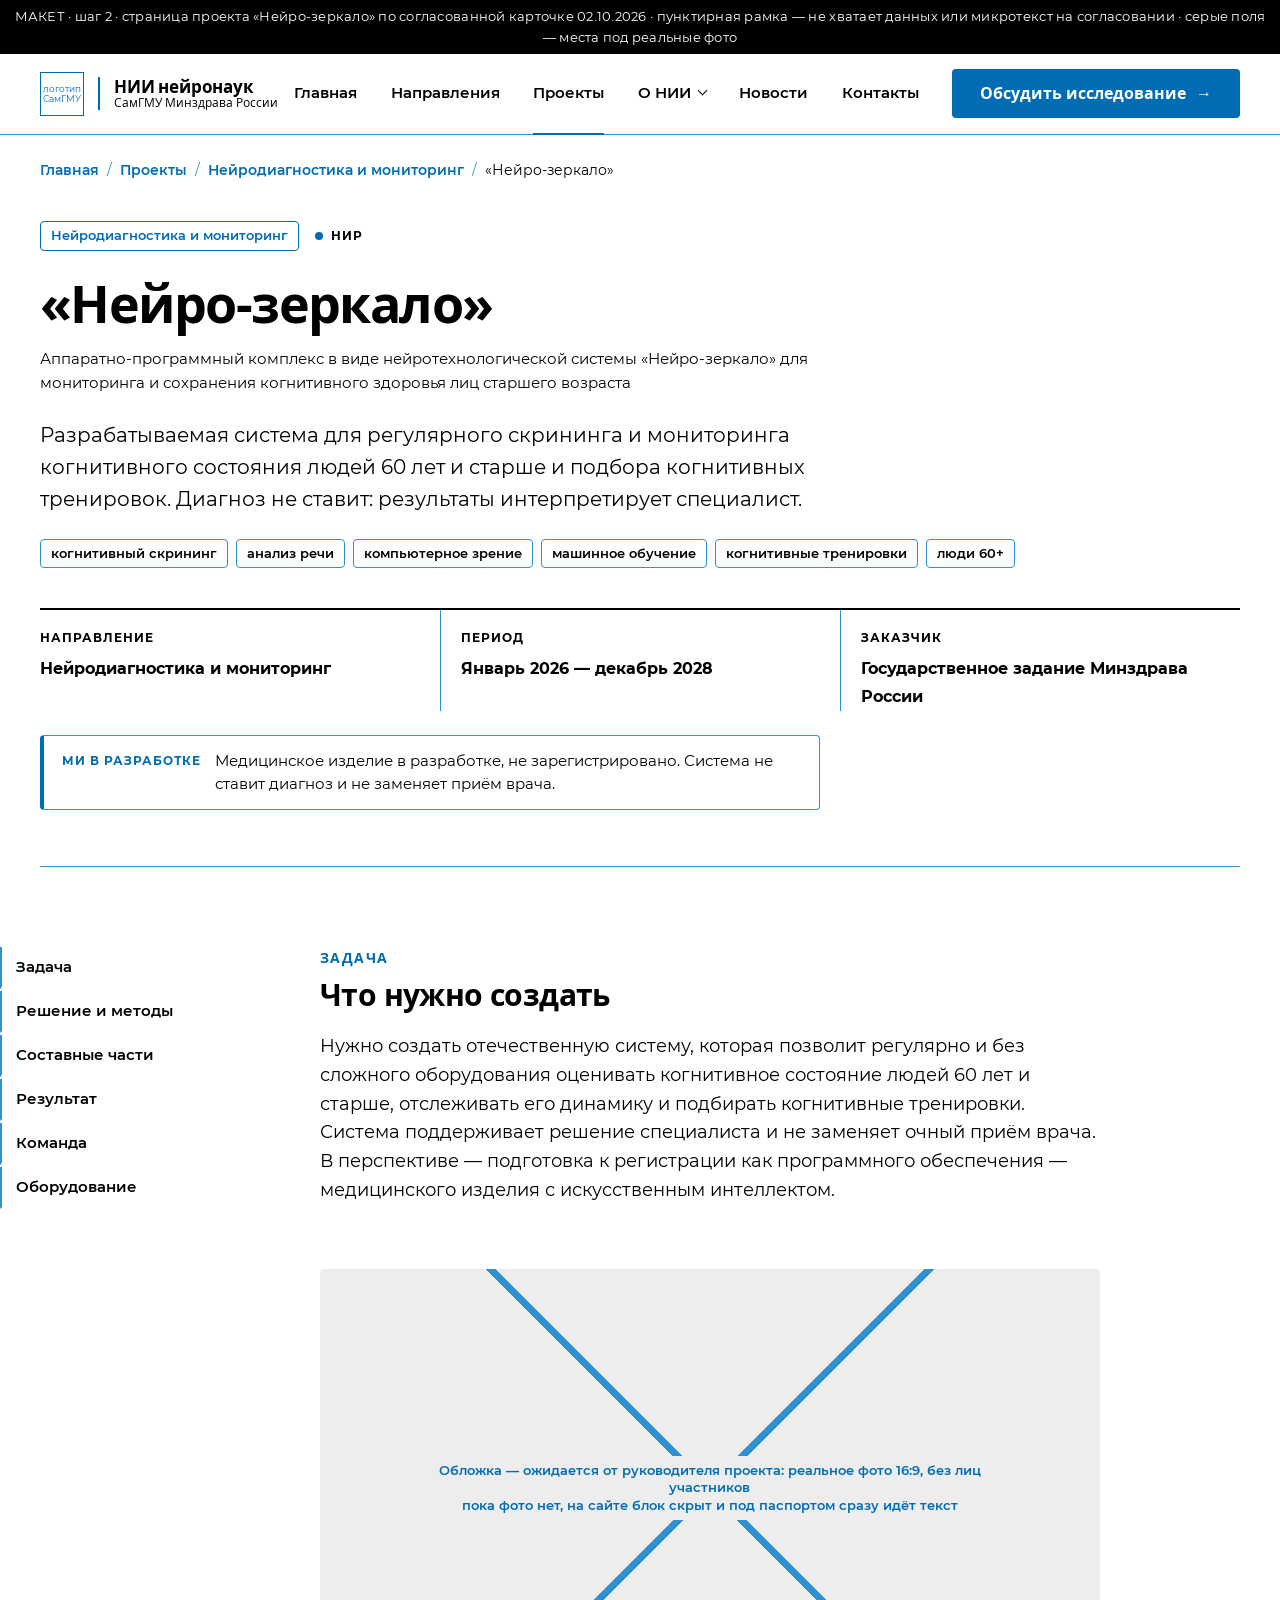
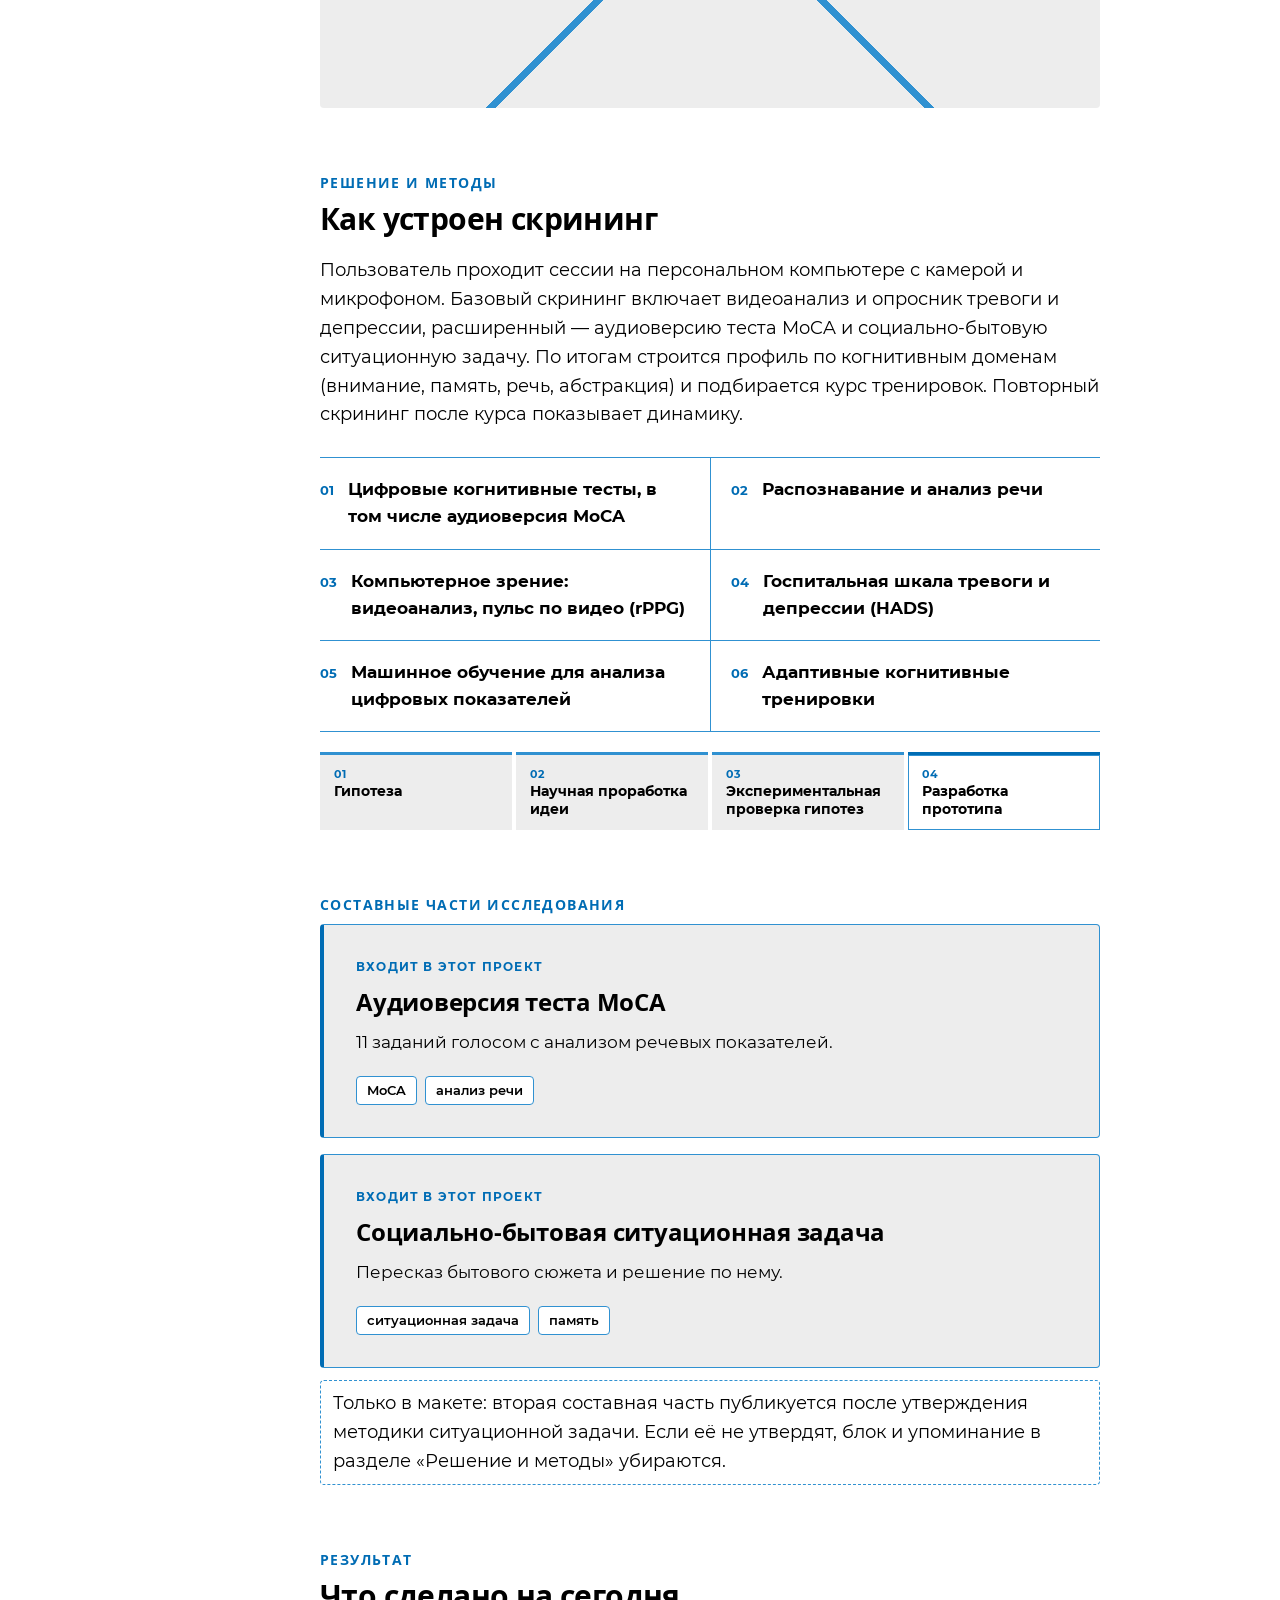
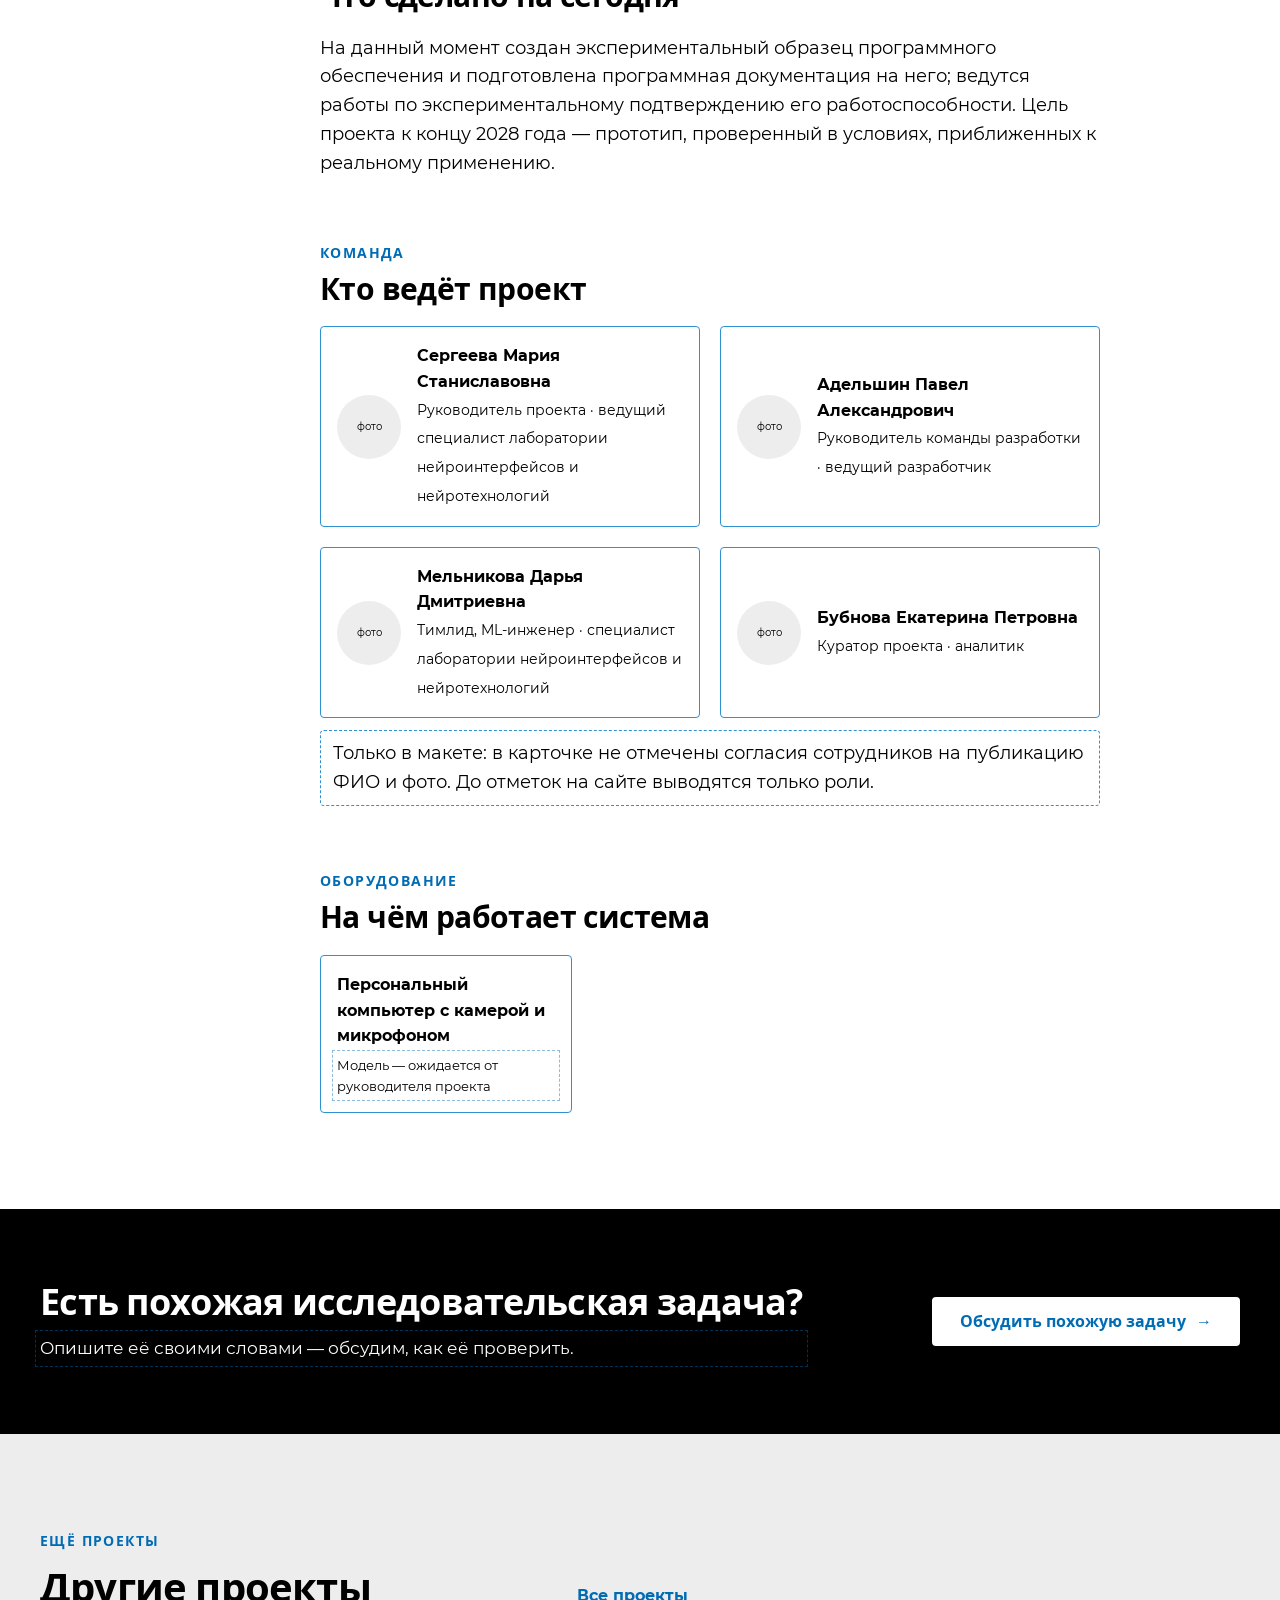
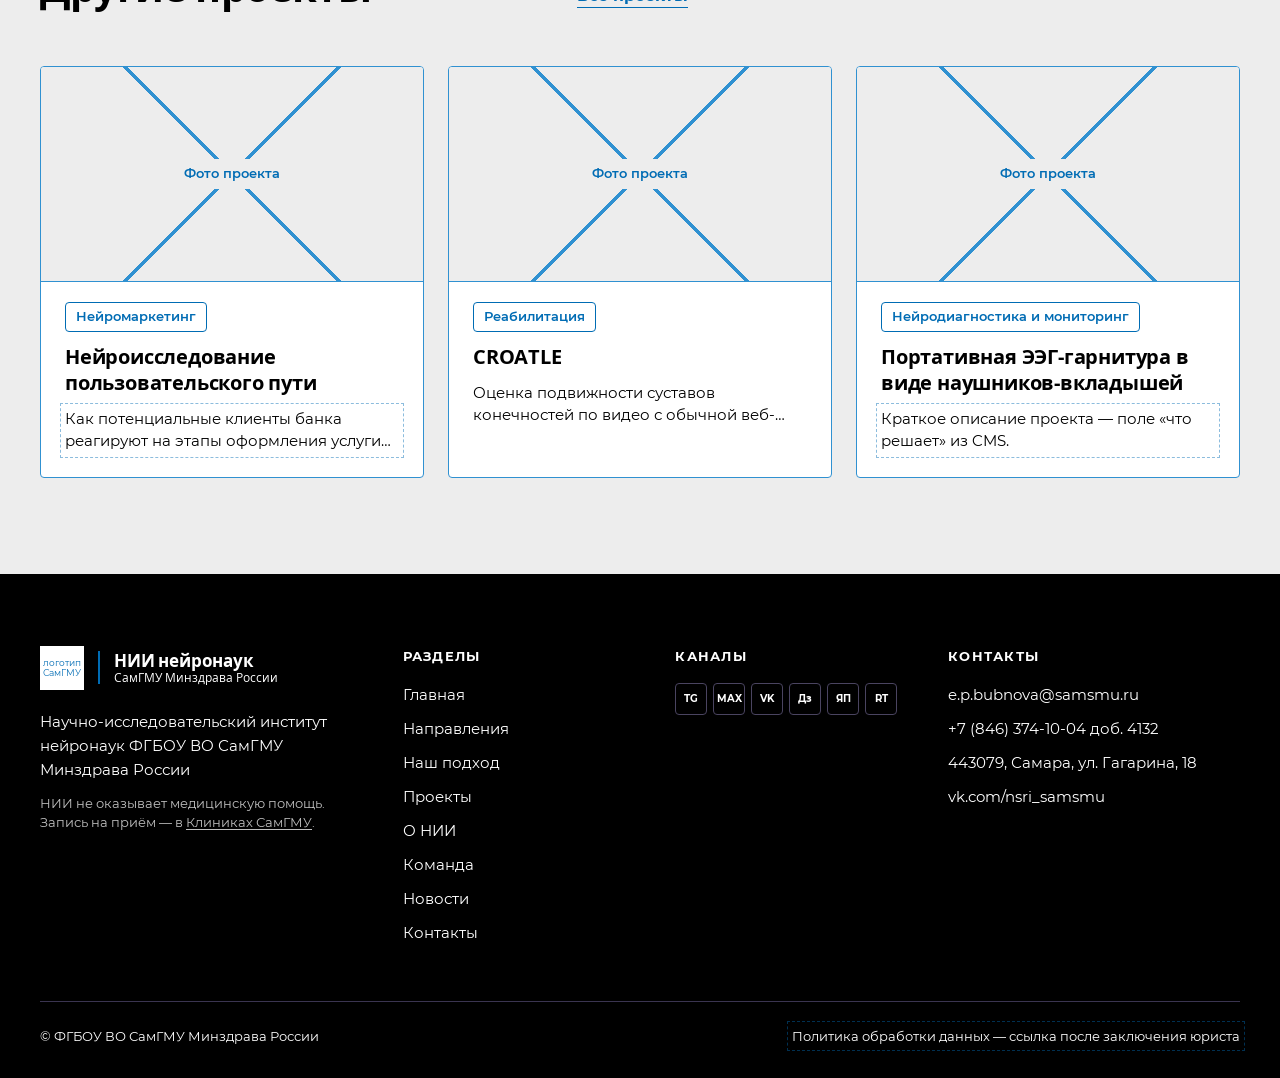
<file: 13_проект_Нейро-зеркало.html>
<!doctype html>
<html lang="ru">
<head>
<meta charset="utf-8">
<meta name="viewport" content="width=device-width, initial-scale=1">
<title>«Нейро-зеркало» — страница проекта, макет сайта, вариант Б</title>
<link rel="stylesheet" href="b.css">
<style>
.crumbs { font-size: 14px; color: var(--muted); padding: 24px 0 0; }
.crumbs a { color: var(--accent); font-weight: 600; }
.crumbs i { font-style: normal; margin: 0 8px; color: var(--line); }
.phead { padding: 40px 0 56px; border-bottom: 1px solid var(--line); }
.phead .top { display: flex; gap: 16px; align-items: center; margin-bottom: 24px; }
.phead h1 { font-size: 52px; max-width: 16em; margin-bottom: 16px; }
.phead .fullname { font-size: 15px; color: var(--muted); max-width: 52em; margin-bottom: 24px; }
.phead .lead { font-size: 20px; color: var(--muted); max-width: 40em; }
.ptags { margin-top: 24px; }
.facts { display: grid; grid-template-columns: repeat(3, 1fr); border-top: 2px solid var(--text); margin-top: 40px; }
.facts div { padding: 18px 20px 0 0; }
.facts div + div { padding-left: 20px; border-left: 1px solid var(--line); }
.facts small { display: block; font-size: 12px; font-weight: 700; letter-spacing: .08em; text-transform: uppercase; color: var(--muted); margin-bottom: 6px; }
.facts b { font-size: 16px; font-weight: 700; line-height: 1.4; }
.cover { margin: 0; }
.cover .photo-ph { aspect-ratio: 16/9; border-radius: var(--r); }

.body { display: grid; grid-template-columns: 240px 1fr; gap: 80px; padding: 80px 0 96px; }
.toc { position: sticky; top: 104px; align-self: start; display: grid; gap: 2px; font-size: 15px; font-weight: 600; }
.toc a { padding: 8px 0 8px 14px; border-left: 2px solid var(--line); color: var(--muted); }
.toc a.on { border-color: var(--accent); color: var(--text); }
.art { display: grid; gap: 64px; max-width: 780px; }
.art section h2 { font-size: 30px; margin-bottom: 20px; }
.art .sec-num { margin-bottom: 8px; }
.art p { font-size: 18px; }
.art p + p { margin-top: 14px; }
.methods { display: grid; grid-template-columns: repeat(2, 1fr); border-top: 1px solid var(--line); margin-top: 28px; }
.methods div { padding: 18px 20px 18px 0; border-bottom: 1px solid var(--line); font-size: 17px; font-weight: 700; display: flex; gap: 14px; align-items: baseline; }
.methods div:nth-child(even) { padding-left: 20px; border-left: 1px solid var(--line); }
.methods span { font-size: 13px; font-weight: 700; color: var(--mark); }
.sub-parts { display: grid; gap: 16px; }
.sub-part { border: 1px solid var(--line); border-left: 4px solid var(--accent); border-radius: var(--r); padding: 32px; background: var(--band); }
.sub-part .lbl { font-size: 12px; font-weight: 700; letter-spacing: .1em; text-transform: uppercase; color: var(--accent); margin-bottom: 10px; }
.sub-part h3 { font-size: 24px; margin-bottom: 12px; }
.sub-part p { font-size: 17px !important; color: var(--text); }
.sub-part .tags { margin-top: 20px; }
.cycle-bar { display: grid; grid-template-columns: repeat(4, 1fr); gap: 4px; margin-top: 20px; }
.cycle-bar div { padding: 12px 14px; font-size: 14px; font-weight: 700; line-height: 1.3; background: var(--band); color: var(--muted); border-top: 3px solid var(--line); }
.cycle-bar div.on { background: #fff; color: var(--text); border-top-color: var(--accent); box-shadow: inset 0 0 0 1px var(--line); }
.cycle-bar b { display: block; font-size: 11px; color: var(--mark); letter-spacing: .08em; }
.team { display: grid; grid-template-columns: repeat(2, 1fr); gap: 20px; }
.person { display: flex; gap: 16px; align-items: center; border: 1px solid var(--line); border-radius: var(--r); padding: 16px; }
.person .ava { width: 64px; height: 64px; border-radius: 50%; background: var(--ph); flex: none; display: grid; place-items: center; font-size: 10px; color: var(--muted); text-align: center; }
.person b { display: block; font-size: 16px; }
.person small { font-size: 14px; color: var(--muted); }
.note { font-size: 14px; color: var(--muted); border-left: 3px solid var(--line); padding: 4px 0 4px 14px; }
.equip { display: grid; grid-template-columns: repeat(3, 1fr); gap: 12px; }
.equip div { border: 1px solid var(--line); border-radius: var(--r); padding: 16px; display: grid; gap: 6px; }
.equip b { font-size: 16px; }
.equip small { font-size: 13px; color: var(--muted); }
.mi-note { display: flex; gap: 14px; align-items: flex-start; margin-top: 24px; padding: 14px 18px; border: 1px solid var(--line); border-left: 4px solid var(--mark); border-radius: var(--r); background: #fff; font-size: 15px; line-height: 1.5; max-width: 52em; }
.mi-note b { white-space: nowrap; font-size: 12px; font-weight: 700; letter-spacing: .08em; text-transform: uppercase; color: var(--mark); padding-top: 2px; }
.mock-flag { margin-top: 12px; font-size: 13px; color: var(--muted); border: 1px dashed var(--line); border-radius: var(--r); padding: 8px 12px; }

.cta-band { background: var(--text); color: #fff; padding: 72px 0; }
.cta-band .in { display: flex; justify-content: space-between; align-items: center; gap: 48px; }
.cta-band h2 { color: #fff; font-size: 36px; }
.cta-band p { color: var(--foot-text); margin-top: 12px; font-size: 17px; }
.cta-band .btn { background: #fff; color: var(--accent); }
.cta-band .btn:hover { background: var(--band); }
.more { display: grid; grid-template-columns: repeat(3, 1fr); gap: 24px; }

@media (max-width: 767px) {
  .crumbs { font-size: 13px; padding-top: 16px; }
  .phead { padding: 24px 0 36px; }
  .phead .top { flex-wrap: wrap; gap: 10px; margin-bottom: 16px; }
  .phead h1 { font-size: 30px; margin-bottom: 16px; }
  .phead .lead { font-size: 17px; }
  .facts { grid-template-columns: 1fr 1fr; margin-top: 32px; }
  .facts div, .facts div + div { padding: 14px 12px 14px 0; border-left: 0; border-bottom: 1px solid var(--line); }
  .facts div:nth-child(even) { padding-left: 12px; border-left: 1px solid var(--line); }
  .phead .fullname { font-size: 14px; margin-bottom: 16px; }
  .ptags { margin-top: 18px; }
  .equip { grid-template-columns: 1fr; }
  .mi-note { flex-direction: column; gap: 6px; font-size: 14px; }
  .cover .photo-ph { aspect-ratio: 16/9; }
  .body { grid-template-columns: 1fr; gap: 0; padding: 48px 0 56px; }
  .toc { display: none; }
  .art { gap: 44px; }
  .art section h2 { font-size: 24px; margin-bottom: 14px; }
  .art p { font-size: 16px; }
  .methods { grid-template-columns: 1fr; }
  .methods div, .methods div:nth-child(even) { padding: 14px 0; border-left: 0; font-size: 16px; }
  .sub-part { padding: 20px; }
  .sub-part h3 { font-size: 20px; }
  .sub-part p { font-size: 16px !important; }
  .cycle-bar { grid-template-columns: 1fr 1fr; }
  .team { grid-template-columns: 1fr; }
  .cta-band { padding: 48px 0; }
  .cta-band .in { flex-direction: column; align-items: stretch; gap: 24px; }
  .cta-band h2 { font-size: 26px; }
  .more { grid-template-columns: 1fr; gap: 16px; }
}
</style>
</head>
<body>
<a class="skip" href="#main">Перейти к содержанию</a>
<div class="mock">МАКЕТ · шаг 2 · страница проекта «Нейро-зеркало» по согласованной карточке 02.10.2026 · пунктирная рамка — не хватает данных или микротекст на согласовании · серые поля — места под реальные фото</div>

<header>
  <div class="wrap hd">
    <a class="logo" href="01_главная.html"><span class="logo-samsmu">логотип<br>СамГМУ</span><span class="logo-name">НИИ нейронаук<small>СамГМУ Минздрава России</small></span></a>
    <nav id="menu" aria-label="Главное меню"><a href="01_главная.html">Главная</a><a href="01_главная.html#napravleniya">Направления</a><a href="06_проекты.html" class="on" aria-current="page">Проекты</a><div class="has-sub"><a href="01_главная.html#o-nii" class="sub-t">О НИИ</a><div class="nav-sub" aria-label="О НИИ"><a href="01_главная.html#o-centre">Наш подход</a><a href="01_главная.html#o-nii">История НИИ</a><a href="11_команда.html">Команда</a></div></div><a href="10_новости.html">Новости</a><a href="#kontakty">Контакты</a><a class="btn nav-cta" href="01_главная.html#obsudit-nir">Обсудить исследование</a></nav>
    <div class="hd-right">
      <div class="chs"><span class="chi">TG</span><span class="chi">MAX</span><a class="chi" href="https://vk.com/nsri_samsmu" target="_blank" rel="noopener">VK</a><span class="chi">Дз</span></div>
      <a class="btn btn-hd" href="01_главная.html#obsudit-nir">Обсудить</a>
      <button class="burger" type="button" aria-label="Открыть меню" aria-controls="menu" aria-expanded="false"><i></i></button>
    </div>
  </div>
</header>

<main id="main">
  <div class="wrap">
    <div class="crumbs"><a href="01_главная.html">Главная</a><i>/</i><a href="06_проекты.html">Проекты</a><i>/</i><a href="06_проекты.html#neirodiagnostika">Нейродиагностика и мониторинг</a><i>/</i><span>«Нейро-зеркало»</span></div>
    <div class="phead">
      <div class="top"><span class="tag dir">Нейродиагностика и мониторинг</span><span class="status">НИР</span></div>
      <h1>«Нейро-зеркало»</h1>
      <p class="fullname">Аппаратно-программный комплекс в виде нейротехнологической системы «Нейро-зеркало» для мониторинга и сохранения когнитивного здоровья лиц старшего возраста</p>
      <p class="lead">Разрабатываемая система для регулярного скрининга и мониторинга когнитивного состояния людей 60 лет и старше и подбора когнитивных тренировок. Диагноз не ставит: результаты интерпретирует специалист.</p>
      <div class="tags ptags"><span class="tag">когнитивный скрининг</span><span class="tag">анализ речи</span><span class="tag">компьютерное зрение</span><span class="tag">машинное обучение</span><span class="tag">когнитивные тренировки</span><span class="tag">люди 60+</span></div>
      <div class="facts">
        <div><small>Направление</small><b>Нейродиагностика и мониторинг</b></div>
        <div><small>Период</small><b>Январь 2026 — декабрь 2028</b></div>
        <div><small>Заказчик</small><b>Государственное задание Минздрава России</b></div>
      </div>
      <div class="mi-note"><b>МИ в разработке</b><span>Медицинское изделие в разработке, не зарегистрировано. Система не ставит диагноз и не заменяет приём врача.</span></div>
    </div>
  </div>

  <div class="wrap body">
    <nav class="toc" aria-label="Разделы страницы">
      <a class="on" href="#zadacha">Задача</a><a href="#metody">Решение и методы</a><a href="#sostavnye-chasti">Составные части</a><a href="#rezultat">Результат</a><a href="#komanda">Команда</a><a href="#oborudovanie">Оборудование</a>
    </nav>
    <div class="art">
      <details class="toc-m"><summary>Содержание страницы</summary><nav aria-label="Разделы страницы"><a href="#zadacha">Задача</a><a href="#metody">Решение и методы</a><a href="#sostavnye-chasti">Составные части</a><a href="#rezultat">Результат</a><a href="#komanda">Команда</a><a href="#oborudovanie">Оборудование</a></nav></details>
      <section id="zadacha">
        <div class="sec-num">Задача</div>
        <h2>Что нужно создать</h2>
        <p>Нужно создать отечественную систему, которая позволит регулярно и без сложного оборудования оценивать когнитивное состояние людей 60 лет и старше, отслеживать его динамику и подбирать когнитивные тренировки. Система поддерживает решение специалиста и не заменяет очный приём врача. В перспективе — подготовка к регистрации как программного обеспечения — медицинского изделия с искусственным интеллектом.</p>
      </section>
      <div class="cover"><div class="photo-ph"><span>Обложка — ожидается от руководителя проекта: реальное фото 16:9, без лиц участников<br>пока фото нет, на сайте блок скрыт и под паспортом сразу идёт текст</span></div></div>

      <section id="metody">
        <div class="sec-num">Решение и методы</div>
        <h2>Как устроен скрининг</h2>
        <p>Пользователь проходит сессии на персональном компьютере с камерой и микрофоном. Базовый скрининг включает видеоанализ и опросник тревоги и депрессии, расширенный — аудиоверсию теста MoCA и социально-бытовую ситуационную задачу. По итогам строится профиль по когнитивным доменам (внимание, память, речь, абстракция) и подбирается курс тренировок. Повторный скрининг после курса показывает динамику.</p>
        <div class="methods">
          <div><span>01</span>Цифровые когнитивные тесты, в том числе аудиоверсия MoCA</div>
          <div><span>02</span>Распознавание и анализ речи</div>
          <div><span>03</span>Компьютерное зрение: видеоанализ, пульс по видео (rPPG)</div>
          <div><span>04</span>Госпитальная шкала тревоги и депрессии (HADS)</div>
          <div><span>05</span>Машинное обучение для анализа цифровых показателей</div>
          <div><span>06</span>Адаптивные когнитивные тренировки</div>
        </div>
        <div class="cycle-bar" aria-label="Этап полного цикла">
          <div><b>01</b>Гипотеза</div><div><b>02</b>Научная проработка идеи</div><div><b>03</b>Экспериментальная проверка гипотез</div><div class="on"><b>04</b>Разработка прототипа</div>
        </div>
      </section>

      <section id="sostavnye-chasti">
        <div class="sec-num">Составные части исследования</div>
        <div class="sub-parts">
          <div class="sub-part">
            <div class="lbl">Входит в этот проект</div>
            <h3>Аудиоверсия теста MoCA</h3>
            <p>11 заданий голосом с анализом речевых показателей.</p>
            <div class="tags"><span class="tag">MoCA</span><span class="tag">анализ речи</span></div>
          </div>
          <div class="sub-part">
            <div class="lbl">Входит в этот проект</div>
            <h3>Социально-бытовая ситуационная задача</h3>
            <p>Пересказ бытового сюжета и решение по нему.</p>
            <div class="tags"><span class="tag">ситуационная задача</span><span class="tag">память</span></div>
          </div>
        </div>
        <p class="mock-flag">Только в макете: вторая составная часть публикуется после утверждения методики ситуационной задачи. Если её не утвердят, блок и упоминание в разделе «Решение и методы» убираются.</p>
      </section>

      <section id="rezultat">
        <div class="sec-num">Результат</div>
        <h2>Что сделано на сегодня</h2>
        <p>На данный момент создан экспериментальный образец программного обеспечения и подготовлена программная документация на него; ведутся работы по экспериментальному подтверждению его работоспособности. Цель проекта к концу 2028 года — прототип, проверенный в условиях, приближенных к реальному применению.</p>
      </section>

      <section id="komanda">
        <div class="sec-num">Команда</div>
        <h2>Кто ведёт проект</h2>
        <div class="team">
          <div class="person"><span class="ava">фото</span><div><b>Сергеева Мария Станиславовна</b><small>Руководитель проекта · ведущий специалист лаборатории нейроинтерфейсов и нейротехнологий</small></div></div>
          <div class="person"><span class="ava">фото</span><div><b>Адельшин Павел Александрович</b><small>Руководитель команды разработки · ведущий разработчик</small></div></div>
          <div class="person"><span class="ava">фото</span><div><b>Мельникова Дарья Дмитриевна</b><small>Тимлид, ML-инженер · специалист лаборатории нейроинтерфейсов и нейротехнологий</small></div></div>
          <div class="person"><span class="ava">фото</span><div><b>Бубнова Екатерина Петровна</b><small>Куратор проекта · аналитик</small></div></div>
        </div>
        <p class="mock-flag">Только в макете: в карточке не отмечены согласия сотрудников на публикацию ФИО и фото. До отметок на сайте выводятся только роли.</p>
      </section>

      <section id="oborudovanie">
        <div class="sec-num">Оборудование</div>
        <h2>На чём работает система</h2>
        <div class="equip">
          <div><b>Персональный компьютер с камерой и микрофоном</b><small class="ph">Модель — ожидается от руководителя проекта</small></div>
        </div>
      </section>
    </div>
  </div>

  <section class="cta-band">
    <div class="wrap in">
      <div><h2>Есть похожая исследовательская задача?</h2><p class="ph">Опишите её своими словами — обсудим, как её проверить.</p></div>
      <a class="btn" href="01_главная.html?project=neiro-zerkalo&amp;direction=neirodiagnostika#obsudit-nir">Обсудить похожую задачу</a>
    </div>
  </section>

  <section class="block band">
    <div class="wrap">
      <div class="sec-head"><div><div class="sec-num">Ещё проекты</div><h2>Другие проекты</h2></div><div class="sec-foot" style="margin:0"><a class="link" href="06_проекты.html">Все проекты</a></div></div>
      <div class="more">
        <a class="pcard" href="02_проект.html"><div class="pc-media"><div class="photo-ph"><span>Фото проекта</span></div><div class="nc-sum"><p class="ph">Как потенциальные клиенты банка реагируют на этапы оформления услуги на сайте.</p><span class="more-b">Подробнее</span></div></div><div class="pcard-b"><span class="tag dir">Нейромаркетинг</span><h3>Нейроисследование пользовательского пути</h3><p class="nc-lead ph">Как потенциальные клиенты банка реагируют на этапы оформления услуги на сайте.</p></div></a>
        <a class="pcard" href="14_проект_CROATLE.html"><div class="pc-media"><div class="photo-ph"><span>Фото проекта</span></div><div class="nc-sum"><p>Оценка подвижности суставов конечностей по видео с обычной веб-камеры: компьютерное зрение измеряет углы и амплитуду движений при стандартизированных упражнениях и показывает динамику восстановления. Исследовательский прототип.</p><span class="more-b">Подробнее</span></div></div><div class="pcard-b"><span class="tag dir">Реабилитация</span><h3>CROATLE</h3><p class="nc-lead">Оценка подвижности суставов конечностей по видео с обычной веб-камеры: компьютерное зрение измеряет углы и амплитуду движений при стандартизированных упражнениях и показывает динамику восстановления. Исследовательский прототип.</p></div></a>
        <a class="pcard" href="02_проект.html"><div class="pc-media"><div class="photo-ph"><span>Фото проекта</span></div><div class="nc-sum"><p class="ph">Краткое описание проекта — поле «что решает» из CMS, до 250 знаков.</p><span class="more-b">Подробнее</span></div></div><div class="pcard-b"><span class="tag dir">Нейродиагностика и мониторинг</span><h3>Портативная ЭЭГ-гарнитура в виде наушников-вкладышей</h3><p class="nc-lead ph">Краткое описание проекта — поле «что решает» из CMS.</p></div></a>
      </div>
    </div>
  </section>
</main>

<footer id="kontakty">
  <div class="wrap">
    <div class="ft">
      <div>
        <a class="logo" href="01_главная.html"><span class="logo-samsmu">логотип<br>СамГМУ</span><span class="logo-name">НИИ нейронаук<small>СамГМУ Минздрава России</small></span></a>
        <p style="margin-top:20px">Научно-исследовательский институт нейронаук ФГБОУ ВО СамГМУ Минздрава России</p><p class="ft-note">НИИ не оказывает медицинскую помощь. Запись на приём — в <a href="https://clinica.samsmu.ru/" target="_blank" rel="noopener">Клиниках СамГМУ</a>.</p>
      </div>
      <div><h4>Разделы</h4><ul><li><a href="01_главная.html">Главная</a></li><li><a href="01_главная.html#napravleniya">Направления</a></li><li><a href="01_главная.html#o-centre">Наш подход</a></li><li><a href="01_главная.html#proekty">Проекты</a></li><li><a href="01_главная.html#o-nii">О НИИ</a></li><li><a href="11_команда.html">Команда</a></li><li><a href="10_новости.html">Новости</a></li><li><a href="#kontakty">Контакты</a></li></ul></div>
      <div><h4>Каналы</h4><div class="chs" style="flex-wrap:wrap"><span class="chi">TG</span><span class="chi">MAX</span><a class="chi" href="https://vk.com/nsri_samsmu" target="_blank" rel="noopener">VK</a><span class="chi">Дз</span><span class="chi">ЯП</span><span class="chi">RT</span></div></div>
      <div><h4>Контакты</h4><ul><li>e.p.bubnova@samsmu.ru</li><li>+7 (846) 374-10-04 доб. 4132</li><li>443079, Самара, ул. Гагарина, 18</li><li><a href="https://vk.com/nsri_samsmu" target="_blank" rel="noopener">vk.com/nsri_samsmu</a></li></ul></div>
    </div>
    <div class="ft-bottom"><span>© ФГБОУ ВО СамГМУ Минздрава России</span><span class="ph">Политика обработки данных — ссылка после заключения юриста</span></div>
  </div>
</footer>
<script src="nav.js"></script>
</body>
</html>
</file>
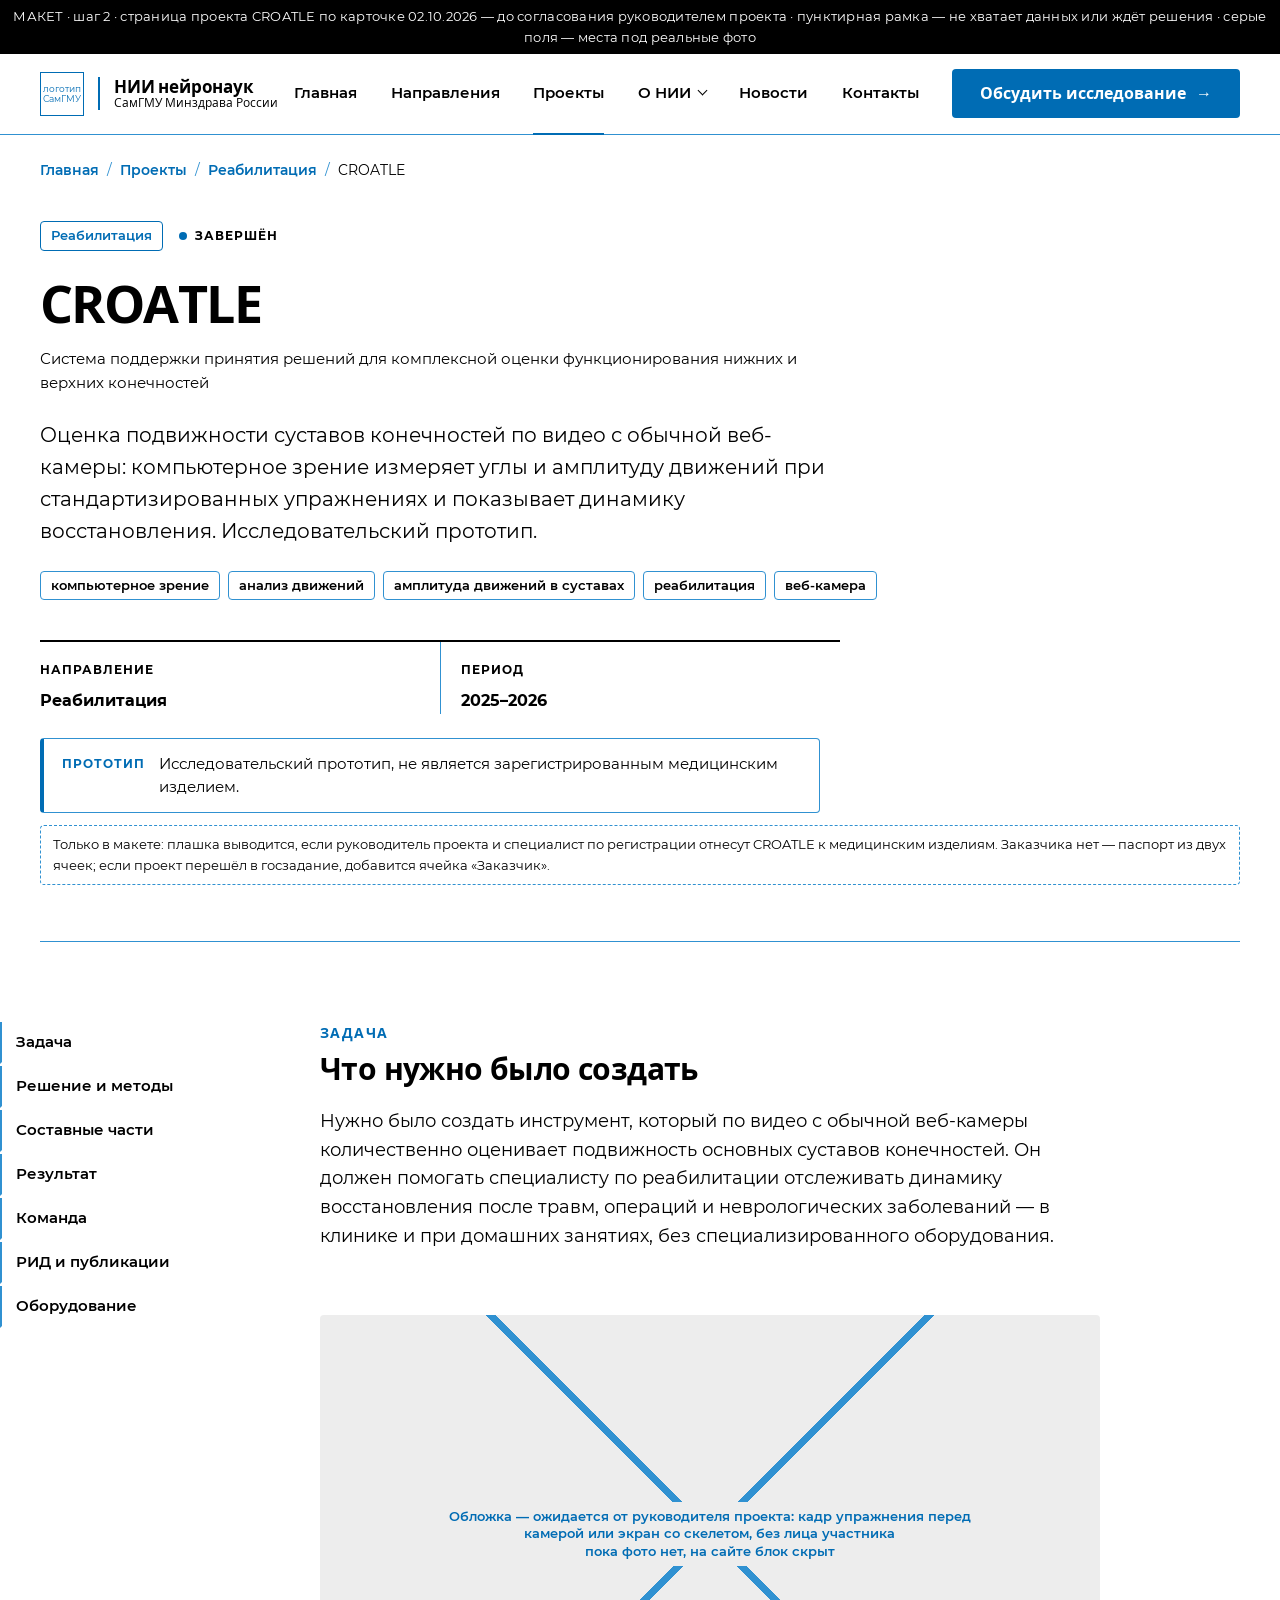
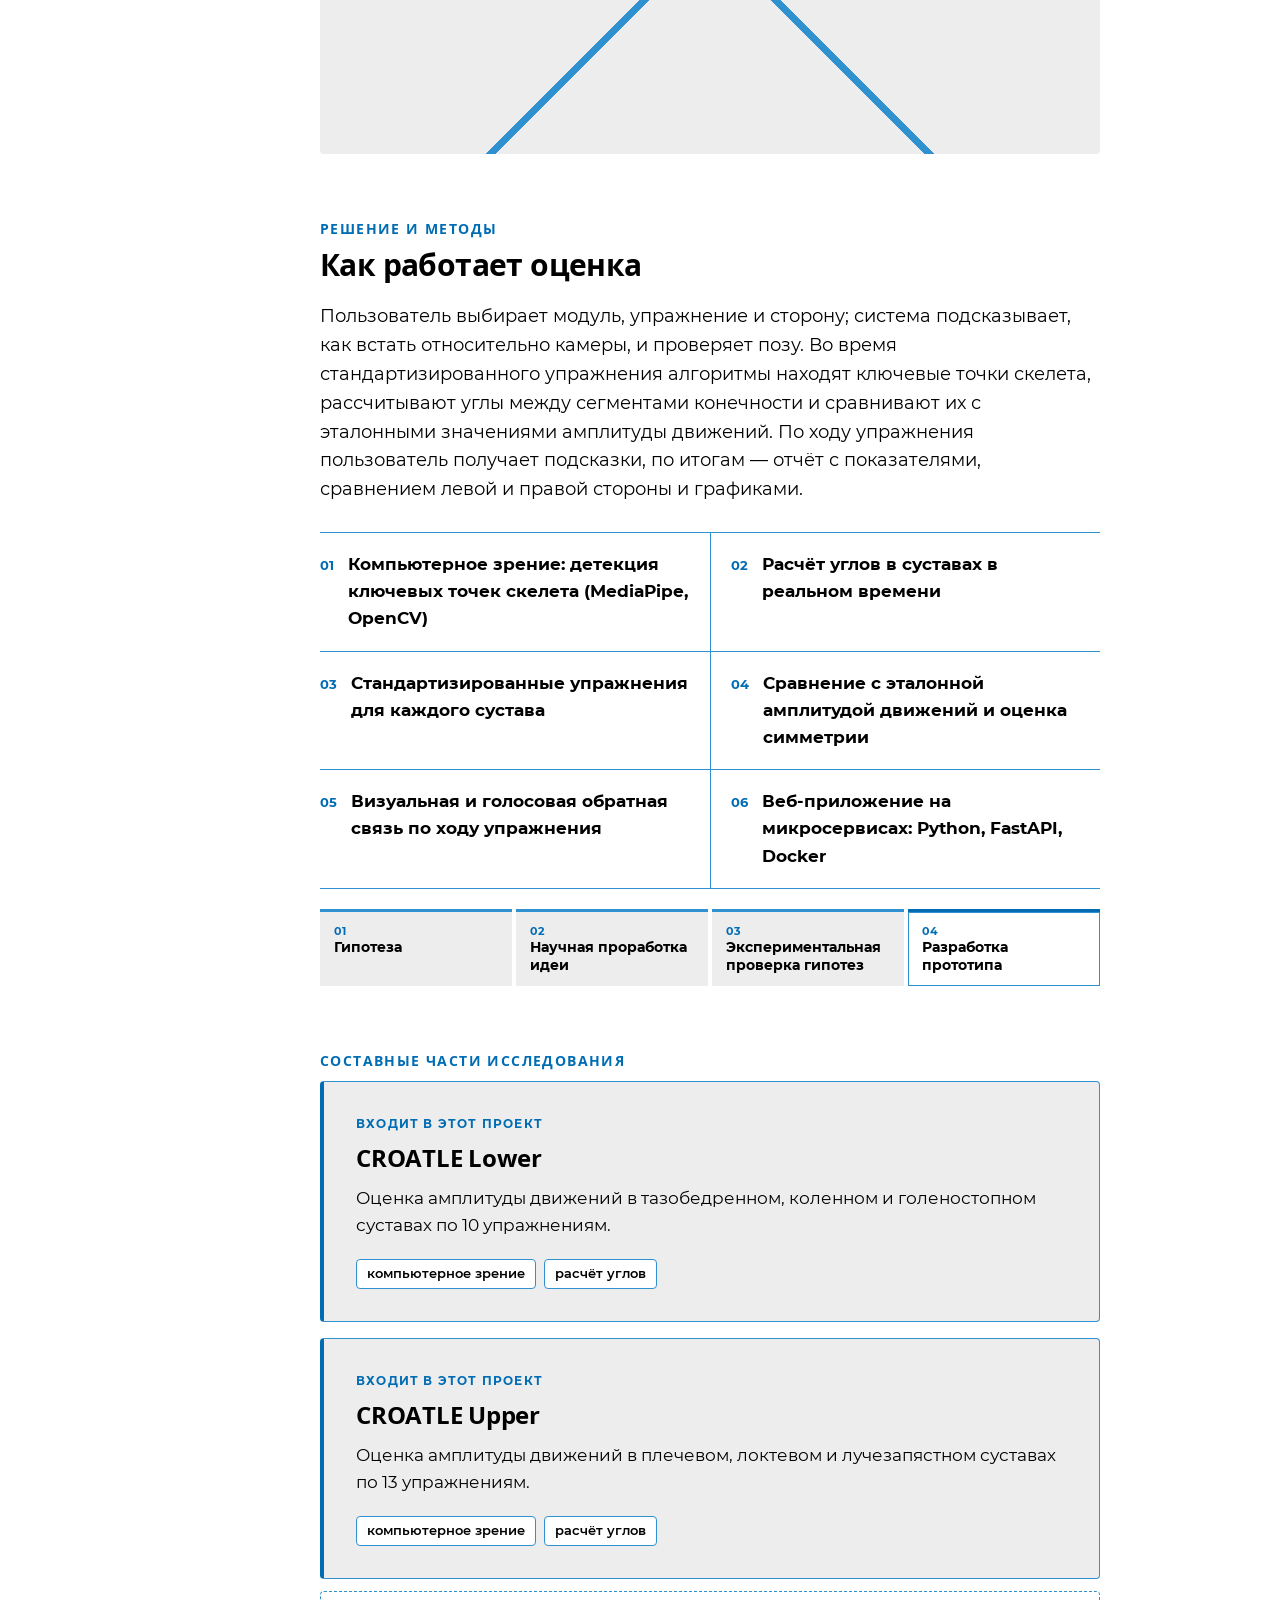
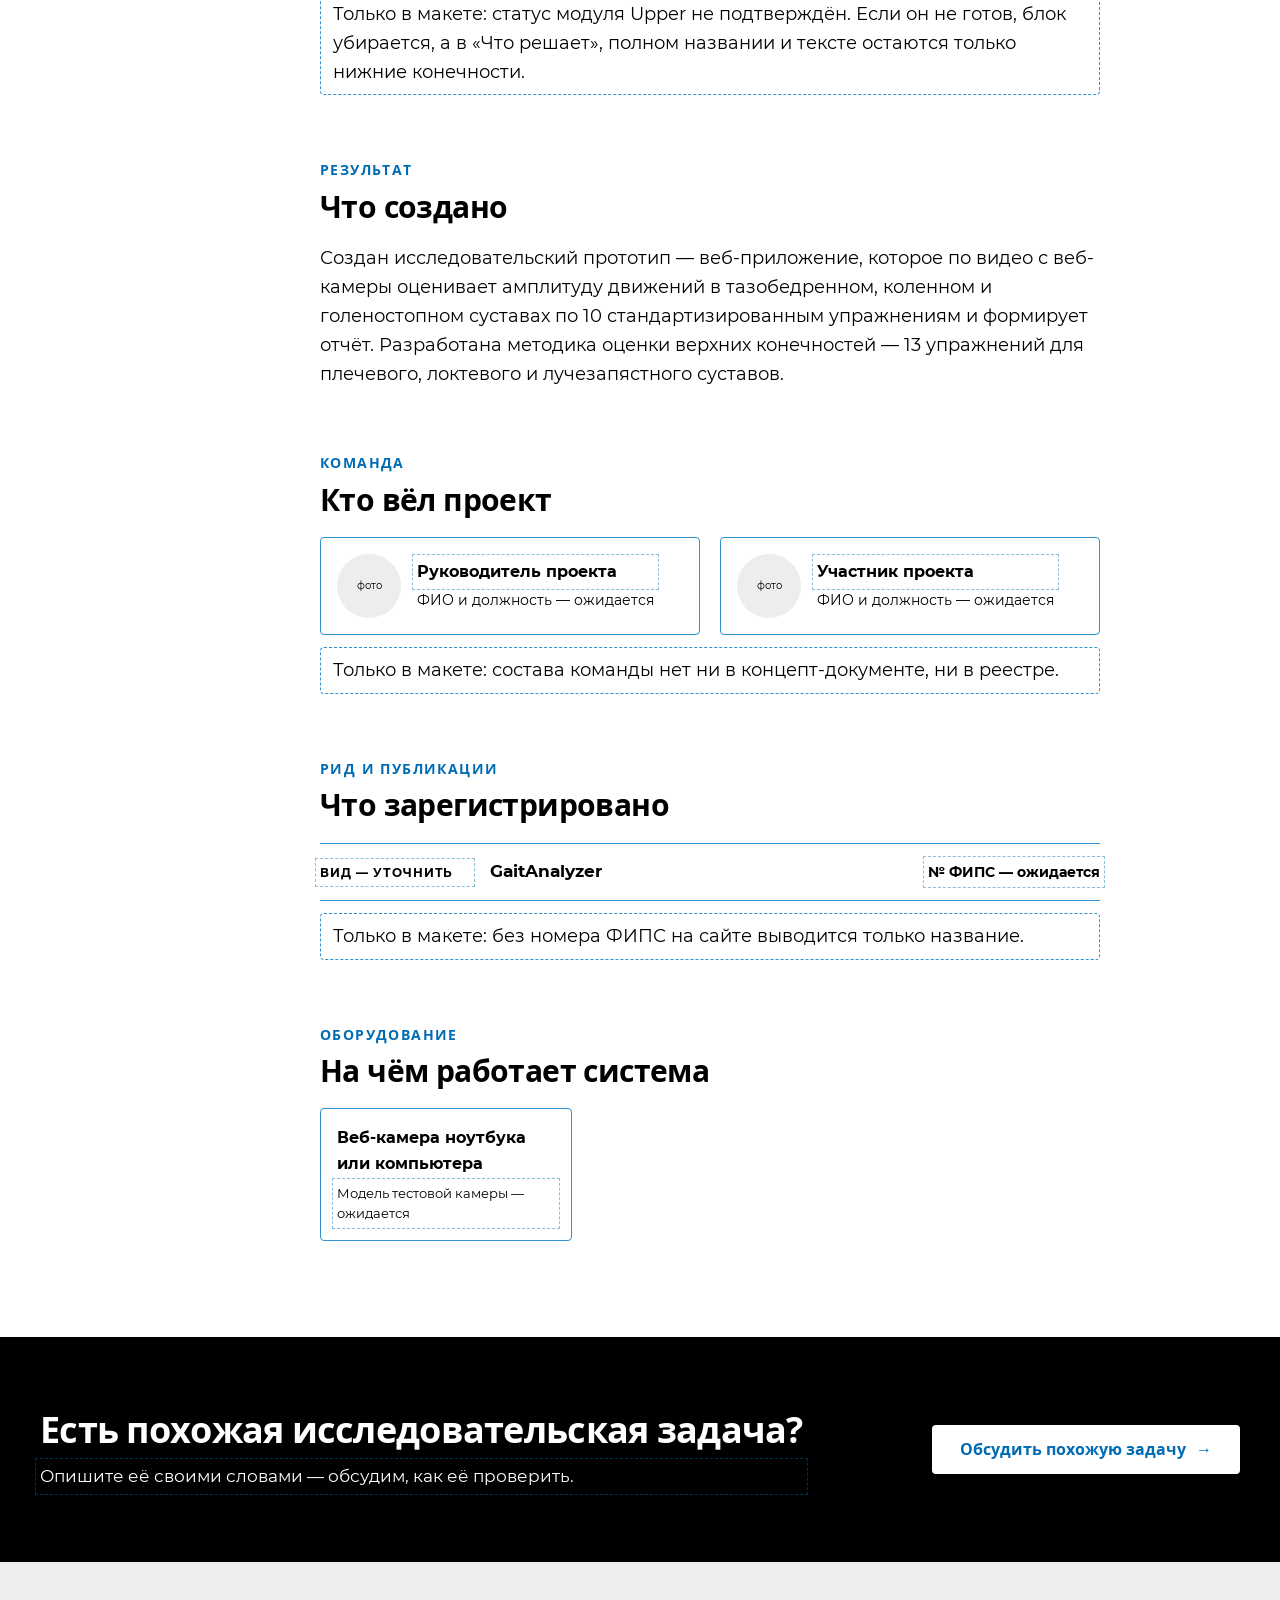
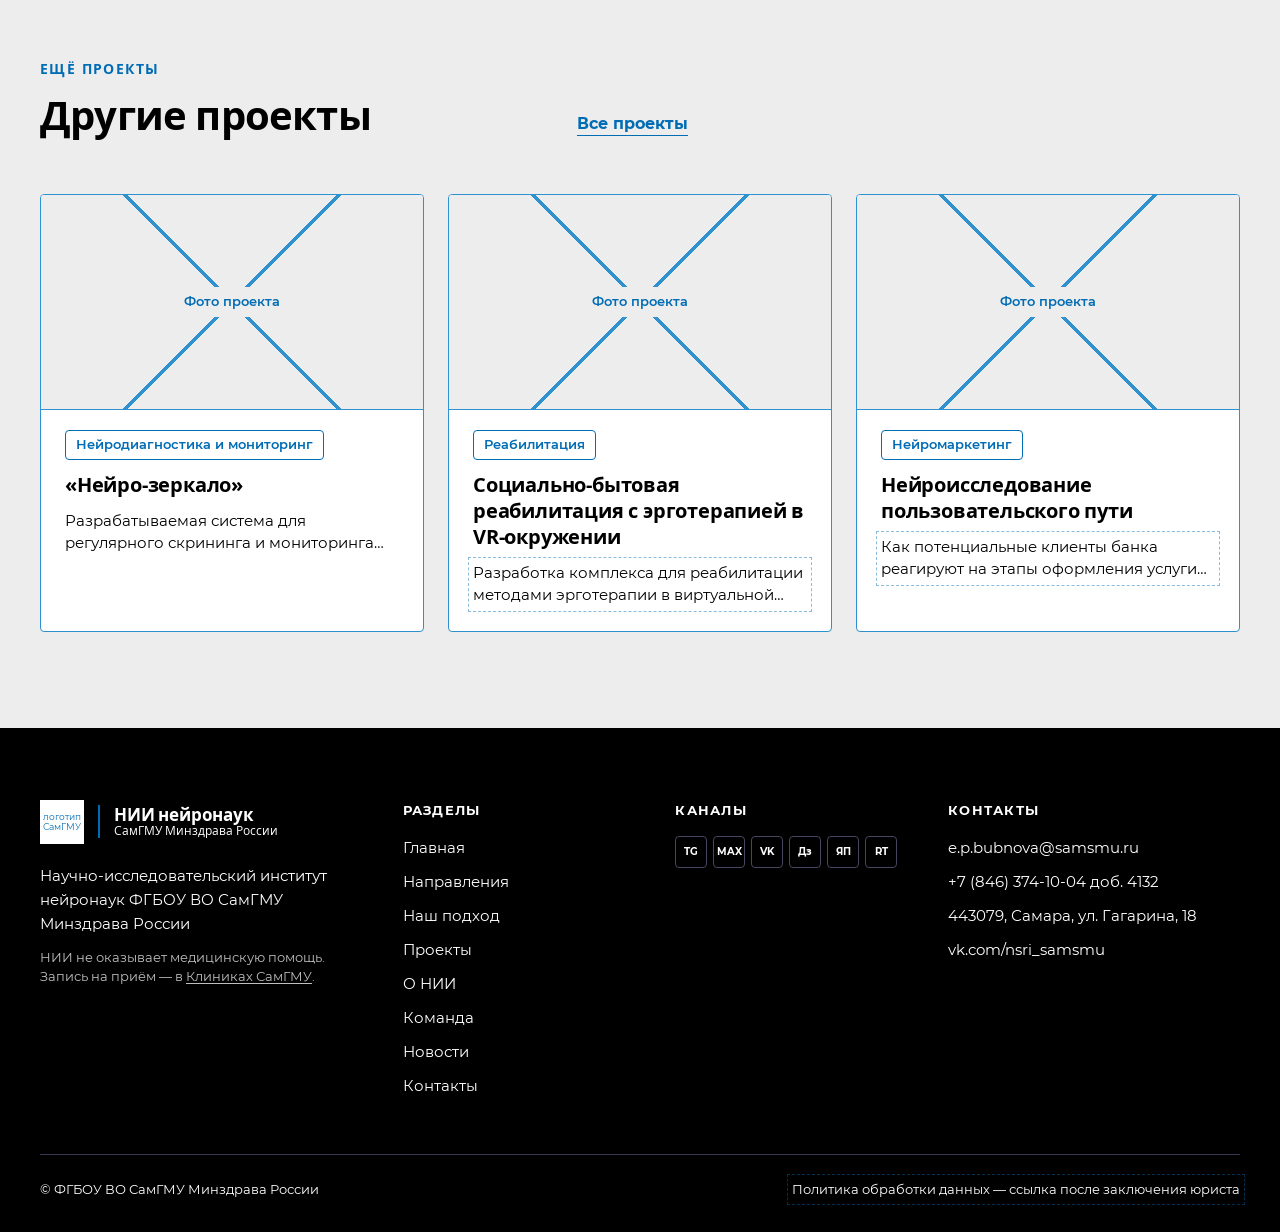
<file: 14_проект_CROATLE.html>
<!doctype html>
<html lang="ru">
<head>
<meta charset="utf-8">
<meta name="viewport" content="width=device-width, initial-scale=1">
<title>CROATLE — страница проекта, макет сайта, вариант Б</title>
<link rel="stylesheet" href="b.css">
<style>
.crumbs { font-size: 14px; color: var(--muted); padding: 24px 0 0; }
.crumbs a { color: var(--accent); font-weight: 600; }
.crumbs i { font-style: normal; margin: 0 8px; color: var(--line); }
.phead { padding: 40px 0 56px; border-bottom: 1px solid var(--line); }
.phead .top { display: flex; gap: 16px; align-items: center; margin-bottom: 24px; }
.phead h1 { font-size: 52px; max-width: 16em; margin-bottom: 16px; }
.phead .fullname { font-size: 15px; color: var(--muted); max-width: 52em; margin-bottom: 24px; }
.phead .lead { font-size: 20px; color: var(--muted); max-width: 40em; }
.ptags { margin-top: 24px; }
.facts { display: grid; grid-template-columns: repeat(3, 1fr); border-top: 2px solid var(--text); margin-top: 40px; }
.facts.two { grid-template-columns: repeat(2, 1fr); max-width: 800px; }
.facts div { padding: 18px 20px 0 0; }
.facts div + div { padding-left: 20px; border-left: 1px solid var(--line); }
.facts small { display: block; font-size: 12px; font-weight: 700; letter-spacing: .08em; text-transform: uppercase; color: var(--muted); margin-bottom: 6px; }
.facts b { font-size: 16px; font-weight: 700; line-height: 1.4; }
.cover { margin: 0; }
.cover .photo-ph { aspect-ratio: 16/9; border-radius: var(--r); }

.body { display: grid; grid-template-columns: 240px 1fr; gap: 80px; padding: 80px 0 96px; }
.toc { position: sticky; top: 104px; align-self: start; display: grid; gap: 2px; font-size: 15px; font-weight: 600; }
.toc a { padding: 8px 0 8px 14px; border-left: 2px solid var(--line); color: var(--muted); }
.toc a.on { border-color: var(--accent); color: var(--text); }
.art { display: grid; gap: 64px; max-width: 780px; }
.art section h2 { font-size: 30px; margin-bottom: 20px; }
.art .sec-num { margin-bottom: 8px; }
.art p { font-size: 18px; }
.art p + p { margin-top: 14px; }
.methods { display: grid; grid-template-columns: repeat(2, 1fr); border-top: 1px solid var(--line); margin-top: 28px; }
.methods div { padding: 18px 20px 18px 0; border-bottom: 1px solid var(--line); font-size: 17px; font-weight: 700; display: flex; gap: 14px; align-items: baseline; }
.methods div:nth-child(even) { padding-left: 20px; border-left: 1px solid var(--line); }
.methods span { font-size: 13px; font-weight: 700; color: var(--mark); }
.sub-parts { display: grid; gap: 16px; }
.sub-part { border: 1px solid var(--line); border-left: 4px solid var(--accent); border-radius: var(--r); padding: 32px; background: var(--band); }
.sub-part .lbl { font-size: 12px; font-weight: 700; letter-spacing: .1em; text-transform: uppercase; color: var(--accent); margin-bottom: 10px; }
.sub-part h3 { font-size: 24px; margin-bottom: 12px; }
.sub-part p { font-size: 17px !important; color: var(--text); }
.sub-part .tags { margin-top: 20px; }
.cycle-bar { display: grid; grid-template-columns: repeat(4, 1fr); gap: 4px; margin-top: 20px; }
.cycle-bar div { padding: 12px 14px; font-size: 14px; font-weight: 700; line-height: 1.3; background: var(--band); color: var(--muted); border-top: 3px solid var(--line); }
.cycle-bar div.on { background: #fff; color: var(--text); border-top-color: var(--accent); box-shadow: inset 0 0 0 1px var(--line); }
.cycle-bar b { display: block; font-size: 11px; color: var(--mark); letter-spacing: .08em; }
.team { display: grid; grid-template-columns: repeat(2, 1fr); gap: 20px; }
.person { display: flex; gap: 16px; align-items: center; border: 1px solid var(--line); border-radius: var(--r); padding: 16px; }
.person .ava { width: 64px; height: 64px; border-radius: 50%; background: var(--ph); flex: none; display: grid; place-items: center; font-size: 10px; color: var(--muted); text-align: center; }
.person b { display: block; font-size: 16px; }
.person small { font-size: 14px; color: var(--muted); }
.note { font-size: 14px; color: var(--muted); border-left: 3px solid var(--line); padding: 4px 0 4px 14px; }
.equip { display: grid; grid-template-columns: repeat(3, 1fr); gap: 12px; }
.equip div { border: 1px solid var(--line); border-radius: var(--r); padding: 16px; display: grid; gap: 6px; }
.equip b { font-size: 16px; }
.equip small { font-size: 13px; color: var(--muted); }
.mi-note { display: flex; gap: 14px; align-items: flex-start; margin-top: 24px; padding: 14px 18px; border: 1px solid var(--line); border-left: 4px solid var(--mark); border-radius: var(--r); background: #fff; font-size: 15px; line-height: 1.5; max-width: 52em; }
.mi-note b { white-space: nowrap; font-size: 12px; font-weight: 700; letter-spacing: .08em; text-transform: uppercase; color: var(--mark); padding-top: 2px; }
.mock-flag { margin-top: 12px; font-size: 13px; color: var(--muted); border: 1px dashed var(--line); border-radius: var(--r); padding: 8px 12px; }

.cta-band { background: var(--text); color: #fff; padding: 72px 0; }
.cta-band .in { display: flex; justify-content: space-between; align-items: center; gap: 48px; }
.cta-band h2 { color: #fff; font-size: 36px; }
.cta-band p { color: var(--foot-text); margin-top: 12px; font-size: 17px; }
.cta-band .btn { background: #fff; color: var(--accent); }
.cta-band .btn:hover { background: var(--band); }
.more { display: grid; grid-template-columns: repeat(3, 1fr); gap: 24px; }

@media (max-width: 767px) {
  .crumbs { font-size: 13px; padding-top: 16px; }
  .phead { padding: 24px 0 36px; }
  .phead .top { flex-wrap: wrap; gap: 10px; margin-bottom: 16px; }
  .phead h1 { font-size: 30px; margin-bottom: 16px; }
  .phead .lead { font-size: 17px; }
  .facts { grid-template-columns: 1fr 1fr; margin-top: 32px; }
  .facts div, .facts div + div { padding: 14px 12px 14px 0; border-left: 0; border-bottom: 1px solid var(--line); }
  .facts div:nth-child(even) { padding-left: 12px; border-left: 1px solid var(--line); }
  .phead .fullname { font-size: 14px; margin-bottom: 16px; }
  .ptags { margin-top: 18px; }
  .equip { grid-template-columns: 1fr; }
  .mi-note { flex-direction: column; gap: 6px; font-size: 14px; }
  .cover .photo-ph { aspect-ratio: 16/9; }
  .body { grid-template-columns: 1fr; gap: 0; padding: 48px 0 56px; }
  .toc { display: none; }
  .art { gap: 44px; }
  .art section h2 { font-size: 24px; margin-bottom: 14px; }
  .art p { font-size: 16px; }
  .methods { grid-template-columns: 1fr; }
  .methods div, .methods div:nth-child(even) { padding: 14px 0; border-left: 0; font-size: 16px; }
  .sub-part { padding: 20px; }
  .sub-part h3 { font-size: 20px; }
  .sub-part p { font-size: 16px !important; }
  .cycle-bar { grid-template-columns: 1fr 1fr; }
  .team { grid-template-columns: 1fr; }
  .cta-band { padding: 48px 0; }
  .cta-band .in { flex-direction: column; align-items: stretch; gap: 24px; }
  .cta-band h2 { font-size: 26px; }
  .more { grid-template-columns: 1fr; gap: 16px; }
}
.rid { border-top: 1px solid var(--line); }
.rid div { display: grid; grid-template-columns: 150px 1fr auto; gap: 20px; align-items: baseline; padding: 16px 0; border-bottom: 1px solid var(--line); }
.rid small { font-size: 12px; font-weight: 700; letter-spacing: .08em; text-transform: uppercase; color: var(--muted); }
.rid b { font-size: 17px; font-weight: 700; line-height: 1.4; }
.rid span { font-size: 14px; font-weight: 700; color: var(--muted); white-space: nowrap; }
@media (max-width: 767px) { .rid div { grid-template-columns: 1fr; gap: 6px; } }
</style>
</head>
<body>
<a class="skip" href="#main">Перейти к содержанию</a>
<div class="mock">МАКЕТ · шаг 2 · страница проекта CROATLE по карточке 02.10.2026 — до согласования руководителем проекта · пунктирная рамка — не хватает данных или ждёт решения · серые поля — места под реальные фото</div>

<header>
  <div class="wrap hd">
    <a class="logo" href="01_главная.html"><span class="logo-samsmu">логотип<br>СамГМУ</span><span class="logo-name">НИИ нейронаук<small>СамГМУ Минздрава России</small></span></a>
    <nav id="menu" aria-label="Главное меню"><a href="01_главная.html">Главная</a><a href="01_главная.html#napravleniya">Направления</a><a href="06_проекты.html" class="on" aria-current="page">Проекты</a><div class="has-sub"><a href="01_главная.html#o-nii" class="sub-t">О НИИ</a><div class="nav-sub" aria-label="О НИИ"><a href="01_главная.html#o-centre">Наш подход</a><a href="01_главная.html#o-nii">История НИИ</a><a href="11_команда.html">Команда</a></div></div><a href="10_новости.html">Новости</a><a href="#kontakty">Контакты</a><a class="btn nav-cta" href="01_главная.html#obsudit-nir">Обсудить исследование</a></nav>
    <div class="hd-right">
      <div class="chs"><span class="chi">TG</span><span class="chi">MAX</span><a class="chi" href="https://vk.com/nsri_samsmu" target="_blank" rel="noopener">VK</a><span class="chi">Дз</span></div>
      <a class="btn btn-hd" href="01_главная.html#obsudit-nir">Обсудить</a>
      <button class="burger" type="button" aria-label="Открыть меню" aria-controls="menu" aria-expanded="false"><i></i></button>
    </div>
  </div>
</header>

<main id="main">
  <div class="wrap">
    <div class="crumbs"><a href="01_главная.html">Главная</a><i>/</i><a href="06_проекты.html">Проекты</a><i>/</i><a href="06_проекты.html#reabilitaciya">Реабилитация</a><i>/</i><span>CROATLE</span></div>
    <div class="phead">
      <div class="top"><span class="tag dir">Реабилитация</span><span class="status done">Завершён</span></div>
      <h1>CROATLE</h1>
      <p class="fullname">Система поддержки принятия решений для комплексной оценки функционирования нижних и верхних конечностей</p>
      <p class="lead">Оценка подвижности суставов конечностей по видео с обычной веб-камеры: компьютерное зрение измеряет углы и амплитуду движений при стандартизированных упражнениях и показывает динамику восстановления. Исследовательский прототип.</p>
      <div class="tags ptags"><span class="tag">компьютерное зрение</span><span class="tag">анализ движений</span><span class="tag">амплитуда движений в суставах</span><span class="tag">реабилитация</span><span class="tag">веб-камера</span></div>
      <div class="facts two">
        <div><small>Направление</small><b>Реабилитация</b></div>
        <div><small>Период</small><b>2025–2026</b></div>
      </div>
      <div class="mi-note"><b>Прототип</b><span>Исследовательский прототип, не является зарегистрированным медицинским изделием.</span></div>
      <p class="mock-flag">Только в макете: плашка выводится, если руководитель проекта и специалист по регистрации отнесут CROATLE к медицинским изделиям. Заказчика нет — паспорт из двух ячеек; если проект перешёл в госзадание, добавится ячейка «Заказчик».</p>
    </div>
  </div>

  <div class="wrap body">
    <nav class="toc" aria-label="Разделы страницы">
      <a class="on" href="#zadacha">Задача</a><a href="#metody">Решение и методы</a><a href="#sostavnye-chasti">Составные части</a><a href="#rezultat">Результат</a><a href="#komanda">Команда</a><a href="#rid">РИД и публикации</a><a href="#oborudovanie">Оборудование</a>
    </nav>
    <div class="art">
      <details class="toc-m"><summary>Содержание страницы</summary><nav aria-label="Разделы страницы"><a href="#zadacha">Задача</a><a href="#metody">Решение и методы</a><a href="#sostavnye-chasti">Составные части</a><a href="#rezultat">Результат</a><a href="#komanda">Команда</a><a href="#rid">РИД и публикации</a><a href="#oborudovanie">Оборудование</a></nav></details>
      <section id="zadacha">
        <div class="sec-num">Задача</div>
        <h2>Что нужно было создать</h2>
        <p>Нужно было создать инструмент, который по видео с обычной веб-камеры количественно оценивает подвижность основных суставов конечностей. Он должен помогать специалисту по реабилитации отслеживать динамику восстановления после травм, операций и неврологических заболеваний — в клинике и при домашних занятиях, без специализированного оборудования.</p>
      </section>
      <div class="cover"><div class="photo-ph"><span>Обложка — ожидается от руководителя проекта: кадр упражнения перед камерой или экран со скелетом, без лица участника<br>пока фото нет, на сайте блок скрыт</span></div></div>

      <section id="metody">
        <div class="sec-num">Решение и методы</div>
        <h2>Как работает оценка</h2>
        <p>Пользователь выбирает модуль, упражнение и сторону; система подсказывает, как встать относительно камеры, и проверяет позу. Во время стандартизированного упражнения алгоритмы находят ключевые точки скелета, рассчитывают углы между сегментами конечности и сравнивают их с эталонными значениями амплитуды движений. По ходу упражнения пользователь получает подсказки, по итогам — отчёт с показателями, сравнением левой и правой стороны и графиками.</p>
        <div class="methods">
          <div><span>01</span>Компьютерное зрение: детекция ключевых точек скелета (MediaPipe, OpenCV)</div>
          <div><span>02</span>Расчёт углов в суставах в реальном времени</div>
          <div><span>03</span>Стандартизированные упражнения для каждого сустава</div>
          <div><span>04</span>Сравнение с эталонной амплитудой движений и оценка симметрии</div>
          <div><span>05</span>Визуальная и голосовая обратная связь по ходу упражнения</div>
          <div><span>06</span>Веб-приложение на микросервисах: Python, FastAPI, Docker</div>
        </div>
        <div class="cycle-bar" aria-label="Этап полного цикла">
          <div><b>01</b>Гипотеза</div><div><b>02</b>Научная проработка идеи</div><div><b>03</b>Экспериментальная проверка гипотез</div><div class="on"><b>04</b>Разработка прототипа</div>
        </div>
      </section>

      <section id="sostavnye-chasti">
        <div class="sec-num">Составные части исследования</div>
        <div class="sub-parts">
          <div class="sub-part">
            <div class="lbl">Входит в этот проект</div>
            <h3>CROATLE Lower</h3>
            <p>Оценка амплитуды движений в тазобедренном, коленном и голеностопном суставах по 10 упражнениям.</p>
            <div class="tags"><span class="tag">компьютерное зрение</span><span class="tag">расчёт углов</span></div>
          </div>
          <div class="sub-part">
            <div class="lbl">Входит в этот проект</div>
            <h3>CROATLE Upper</h3>
            <p>Оценка амплитуды движений в плечевом, локтевом и лучезапястном суставах по 13 упражнениям.</p>
            <div class="tags"><span class="tag">компьютерное зрение</span><span class="tag">расчёт углов</span></div>
          </div>
        </div>
        <p class="mock-flag">Только в макете: статус модуля Upper не подтверждён. Если он не готов, блок убирается, а в «Что решает», полном названии и тексте остаются только нижние конечности.</p>
      </section>

      <section id="rezultat">
        <div class="sec-num">Результат</div>
        <h2>Что создано</h2>
        <p>Создан исследовательский прототип — веб-приложение, которое по видео с веб-камеры оценивает амплитуду движений в тазобедренном, коленном и голеностопном суставах по 10 стандартизированным упражнениям и формирует отчёт. Разработана методика оценки верхних конечностей — 13 упражнений для плечевого, локтевого и лучезапястного суставов.</p>
      </section>

      <section id="komanda">
        <div class="sec-num">Команда</div>
        <h2>Кто вёл проект</h2>
        <div class="team">
          <div class="person"><span class="ava">фото</span><div><b class="ph">Руководитель проекта</b><small>ФИО и должность — ожидается</small></div></div>
          <div class="person"><span class="ava">фото</span><div><b class="ph">Участник проекта</b><small>ФИО и должность — ожидается</small></div></div>
        </div>
        <p class="mock-flag">Только в макете: состава команды нет ни в концепт-документе, ни в реестре.</p>
      </section>

      <section id="rid">
        <div class="sec-num">РИД и публикации</div>
        <h2>Что зарегистрировано</h2>
        <div class="rid">
          <div><small class="ph">Вид — уточнить</small><b>GaitAnalyzer</b><span class="ph">№ ФИПС — ожидается</span></div>
        </div>
        <p class="mock-flag">Только в макете: без номера ФИПС на сайте выводится только название.</p>
      </section>

      <section id="oborudovanie">
        <div class="sec-num">Оборудование</div>
        <h2>На чём работает система</h2>
        <div class="equip">
          <div><b>Веб-камера ноутбука или компьютера</b><small class="ph">Модель тестовой камеры — ожидается</small></div>
        </div>
      </section>
    </div>
  </div>

  <section class="cta-band">
    <div class="wrap in">
      <div><h2>Есть похожая исследовательская задача?</h2><p class="ph">Опишите её своими словами — обсудим, как её проверить.</p></div>
      <a class="btn" href="01_главная.html?project=croatle&amp;direction=reabilitaciya#obsudit-nir">Обсудить похожую задачу</a>
    </div>
  </section>

  <section class="block band">
    <div class="wrap">
      <div class="sec-head"><div><div class="sec-num">Ещё проекты</div><h2>Другие проекты</h2></div><div class="sec-foot" style="margin:0"><a class="link" href="06_проекты.html">Все проекты</a></div></div>
      <div class="more">
        <a class="pcard" href="13_проект_Нейро-зеркало.html"><div class="pc-media"><div class="photo-ph"><span>Фото проекта</span></div><div class="nc-sum"><p>Разрабатываемая система для регулярного скрининга и мониторинга когнитивного состояния людей 60 лет и старше и подбора когнитивных тренировок. Диагноз не ставит: результаты интерпретирует специалист.</p><span class="more-b">Подробнее</span></div></div><div class="pcard-b"><span class="tag dir">Нейродиагностика и мониторинг</span><h3>«Нейро-зеркало»</h3><p class="nc-lead">Разрабатываемая система для регулярного скрининга и мониторинга когнитивного состояния людей 60 лет и старше и подбора когнитивных тренировок. Диагноз не ставит: результаты интерпретирует специалист.</p></div></a>
        <a class="pcard" href="02_проект.html"><div class="pc-media"><div class="photo-ph"><span>Фото проекта</span></div><div class="nc-sum"><p class="ph">Разработка комплекса для реабилитации методами эрготерапии в виртуальной реальности с тактильной обратной связью. Медицинское изделие в разработке.</p><span class="more-b">Подробнее</span></div></div><div class="pcard-b"><span class="tag dir">Реабилитация</span><h3>Социально-бытовая реабилитация с эрготерапией в VR-окружении</h3><p class="nc-lead ph">Разработка комплекса для реабилитации методами эрготерапии в виртуальной реальности с тактильной обратной связью. Медицинское изделие в разработке.</p></div></a>
        <a class="pcard" href="02_проект.html"><div class="pc-media"><div class="photo-ph"><span>Фото проекта</span></div><div class="nc-sum"><p class="ph">Как потенциальные клиенты банка реагируют на этапы оформления услуги на сайте.</p><span class="more-b">Подробнее</span></div></div><div class="pcard-b"><span class="tag dir">Нейромаркетинг</span><h3>Нейроисследование пользовательского пути</h3><p class="nc-lead ph">Как потенциальные клиенты банка реагируют на этапы оформления услуги на сайте.</p></div></a>
      </div>
    </div>
  </section>
</main>

<footer id="kontakty">
  <div class="wrap">
    <div class="ft">
      <div>
        <a class="logo" href="01_главная.html"><span class="logo-samsmu">логотип<br>СамГМУ</span><span class="logo-name">НИИ нейронаук<small>СамГМУ Минздрава России</small></span></a>
        <p style="margin-top:20px">Научно-исследовательский институт нейронаук ФГБОУ ВО СамГМУ Минздрава России</p><p class="ft-note">НИИ не оказывает медицинскую помощь. Запись на приём — в <a href="https://clinica.samsmu.ru/" target="_blank" rel="noopener">Клиниках СамГМУ</a>.</p>
      </div>
      <div><h4>Разделы</h4><ul><li><a href="01_главная.html">Главная</a></li><li><a href="01_главная.html#napravleniya">Направления</a></li><li><a href="01_главная.html#o-centre">Наш подход</a></li><li><a href="01_главная.html#proekty">Проекты</a></li><li><a href="01_главная.html#o-nii">О НИИ</a></li><li><a href="11_команда.html">Команда</a></li><li><a href="10_новости.html">Новости</a></li><li><a href="#kontakty">Контакты</a></li></ul></div>
      <div><h4>Каналы</h4><div class="chs" style="flex-wrap:wrap"><span class="chi">TG</span><span class="chi">MAX</span><a class="chi" href="https://vk.com/nsri_samsmu" target="_blank" rel="noopener">VK</a><span class="chi">Дз</span><span class="chi">ЯП</span><span class="chi">RT</span></div></div>
      <div><h4>Контакты</h4><ul><li>e.p.bubnova@samsmu.ru</li><li>+7 (846) 374-10-04 доб. 4132</li><li>443079, Самара, ул. Гагарина, 18</li><li><a href="https://vk.com/nsri_samsmu" target="_blank" rel="noopener">vk.com/nsri_samsmu</a></li></ul></div>
    </div>
    <div class="ft-bottom"><span>© ФГБОУ ВО СамГМУ Минздрава России</span><span class="ph">Политика обработки данных — ссылка после заключения юриста</span></div>
  </div>
</footer>
<script src="nav.js"></script>
</body>
</html>
</file>
<file: b.css>
/* Направление Б, цвета и шрифты — руководство СамГМУ corporate_brandbook.pdf */
@font-face { font-family: "Open Sans"; src: url("fonts/OpenSans-Regular.ttf") format("truetype"); font-weight: 400; font-style: normal; }
@font-face { font-family: "Open Sans"; src: url("fonts/OpenSans-Bold.ttf") format("truetype"); font-weight: 700; font-style: normal; }
@font-face { font-family: "Montserrat"; src: url("fonts/Montserrat-Regular.ttf") format("truetype"); font-weight: 400; font-style: normal; }
@font-face { font-family: "Montserrat"; src: url("fonts/Montserrat-Medium.ttf") format("truetype"); font-weight: 500; font-style: normal; }
@font-face { font-family: "Montserrat"; src: url("fonts/Montserrat-SemiBold.ttf") format("truetype"); font-weight: 600; font-style: normal; }
@font-face { font-family: "Montserrat"; src: url("fonts/Montserrat-Bold.ttf") format("truetype"); font-weight: 700; font-style: normal; }
:root {
  --bg: #FFFFFF; --band: #EDEDED; --text: #000000; --muted: #000000;
  --accent: #006CB4; --accent-hover: #004E82; --mark: #006CB4; --line: #3091D1;
  --accent-2: #3091D1;
  --field: #3091D1; --error: #B3261E; --error-bg: #FDF1F0; --disabled: #006CB4; --disabled-bg: #EDEDED;
  --foot: #000000; --foot-text: #FFFFFF; --ph: #EDEDED;
  --r: 4px;
}
* { box-sizing: border-box; margin: 0; padding: 0; }
html { scroll-behavior: smooth; }
body { animation: page-in .32s ease; }
@keyframes page-in { from { opacity: 0; } to { opacity: 1; } }
body.is-leave { animation: none; opacity: 0; transition: opacity .28s ease; }
@media (prefers-reduced-motion: reduce) {
  html { scroll-behavior: auto; }
  body { animation: none; }
  body.is-leave { transition: none; opacity: 1; }
}
section[id], footer[id] { scroll-margin-top: 80px; }
.art section[id] { scroll-margin-top: 104px; }
@media (max-width: 767px) { section[id], footer[id], .art section[id] { scroll-margin-top: 64px; } }
body { font-family: "Montserrat", sans-serif; background: var(--bg); color: var(--text); font-size: 18px; line-height: 1.6; -webkit-font-smoothing: antialiased; }
h1, h2, h3, .logo-name, .sec-num, .btn, .btn-sec { font-family: "Open Sans", sans-serif; }
a { color: inherit; text-decoration: none; }
.wrap { max-width: 1280px; margin: 0 auto; padding: 0 40px; }

.mock { background: var(--text); color: #fff; font-size: 13px; text-align: center; padding: 6px 12px; letter-spacing: .02em; }
.ph { outline: 1.5px dashed rgba(0,108,180,.45); outline-offset: 4px; }
.imgw { position: relative; overflow: hidden; }
.imgw img { display: block; width: 100%; object-fit: cover; }
.tmp { position: absolute; left: 12px; bottom: 12px; background: rgba(0,0,0,.88); color: #fff; font-size: 11px; font-weight: 700; line-height: 1.3; padding: 6px 10px 6px 12px; border-left: 4px solid var(--mark); }
.tmp small { display: block; font-weight: 500; color: #EDEDED; }
.photo-ph { background: var(--ph); display: grid; place-items: center; text-align: center; color: var(--accent); font-size: 13px; font-weight: 600; line-height: 1.35; padding: 16px; aspect-ratio: 16/9;
  background-image: linear-gradient(135deg, transparent 49.6%, #3091D1 49.6%, #3091D1 50.4%, transparent 50.4%), linear-gradient(45deg, transparent 49.6%, #3091D1 49.6%, #3091D1 50.4%, transparent 50.4%); }
.photo-ph span { background: var(--ph); padding: 6px 10px; max-width: 80%; }

/* Хедер */
header { position: sticky; top: 0; z-index: 5; background: rgba(255,255,255,.96); border-bottom: 1px solid var(--line); }
.hd { display: flex; align-items: center; gap: 16px; height: 80px; white-space: nowrap; }
.logo { display: flex; align-items: center; gap: 14px; }
.logo-samsmu { width: 44px; height: 44px; background: #fff; border: 1px solid var(--accent); display: grid; place-items: center; font-size: 9px; color: var(--accent); text-align: center; line-height: 1.1; flex: none; }
.logo-name { font-weight: 700; font-size: 17px; line-height: 1.15; letter-spacing: -.01em; padding-left: 14px; border-left: 2px solid var(--accent); }
.logo-name small { display: block; font-weight: 500; font-size: 12px; color: var(--muted); letter-spacing: 0; }
nav { display: flex; gap: 12px; font-size: 15px; font-weight: 600; }
.hd .chs { display: none; }
nav a { padding: 28px 0; border-bottom: 2px solid transparent; }
nav a:hover, nav a.on { border-color: var(--accent); }
.hd-right { margin-left: auto; display: flex; align-items: center; gap: 16px; }
#menu .nav-cta { display: none; }
.burger { display: none; width: 44px; height: 44px; border: 1px solid var(--line); border-radius: var(--r); place-items: center; background: #fff; cursor: pointer; }
.burger:focus-visible { outline: 3px solid var(--mark); outline-offset: 2px; }
.burger[aria-expanded="true"] i { background: transparent; box-shadow: none; position: relative; }
.burger[aria-expanded="true"] i::before, .burger[aria-expanded="true"] i::after { content: ""; position: absolute; left: 0; top: 0; width: 18px; height: 2px; background: var(--text); transform: rotate(45deg); }
.burger[aria-expanded="true"] i::after { transform: rotate(-45deg); }
.burger i { display: block; width: 18px; height: 2px; background: var(--text); box-shadow: 0 6px 0 var(--text), 0 -6px 0 var(--text); }
@media (max-width: 1199px) {
  #menu, .hd-right > .btn { display: none; }
  .burger { display: grid; }
  #menu.open { display: flex; flex-direction: column; gap: 0; position: absolute; left: 0; right: 0; top: 100%; background: #fff; border-bottom: 1px solid var(--line); padding: 8px 20px 20px; box-shadow: 0 12px 24px rgba(0,0,0,.08); z-index: 6; }
  #menu.open a { padding: 14px 0; border-bottom: 1px solid var(--line); font-size: 17px; }
  #menu.open a.on { border-bottom-color: var(--line); color: var(--accent); }
  #menu.open .nav-cta { display: inline-flex; margin-top: 16px; padding: 16px 24px; border-bottom: 0; color: #fff; }
}
@media (min-width: 1200px) {
  .hd-right { display: none; }
  #menu { flex: 1; justify-content: space-between; align-items: center; gap: 0; }
  #menu .nav-cta { display: inline-flex; padding: 15px 28px; border-bottom: 0; }
  #menu .nav-cta:hover { border-bottom: 0; }
}

/* Иконки каналов: временные монограммы до получения официальных знаков платформ */
.chs { display: flex; gap: 6px; }
.chi { width: 32px; height: 32px; border: 1px solid var(--line); border-radius: var(--r); display: grid; place-items: center; font-size: 10px; font-weight: 700; color: var(--accent); background: #fff; flex: none; }
.chi.lg { width: 48px; height: 48px; font-size: 13px; }

/* Кнопки */
.btn { display: inline-flex; align-items: center; justify-content: center; gap: 10px; background: var(--accent); color: #fff; font-family: "Open Sans", sans-serif; font-weight: 700; font-size: 16px; line-height: 1.2; padding: 15px 28px; border: 0; border-radius: var(--r); cursor: pointer; transition: background .2s; }
.btn, .btn-sec { white-space: nowrap; }
.btn::after { content: "→"; }
.btn:hover, .btn.is-hover { background: var(--accent-hover); }
.btn:focus-visible, .btn.is-focus { outline: 3px solid var(--mark); outline-offset: 3px; }
.btn[disabled], .btn.is-disabled { background: var(--disabled-bg); color: var(--disabled); cursor: not-allowed; }
.btn-sec { display: inline-flex; align-items: center; gap: 8px; font-family: inherit; font-weight: 700; font-size: 16px; line-height: 1.2; padding: 14px 24px; border: 1.5px solid var(--accent); color: var(--accent); background: #fff; border-radius: var(--r); cursor: pointer; }
.btn-sec:hover, .btn-sec.is-hover { background: var(--band); }
.btn-sec.is-focus { outline: 3px solid var(--mark); outline-offset: 3px; }
.btn-sec.is-disabled { border-color: var(--disabled-bg); color: var(--disabled); }
.link { color: var(--accent); font-weight: 700; font-size: 16px; border-bottom: 1.5px solid currentColor; padding-bottom: 2px; }
.link.is-hover { color: var(--accent-hover); border-bottom-width: 3px; }
.link.is-focus { outline: 3px solid var(--mark); outline-offset: 3px; }

/* Заголовки разделов */
section.block { padding: 96px 0; }
.band { background: var(--band); }
.sec-head { display: grid; grid-template-columns: 1fr 1.4fr; gap: 64px; align-items: end; margin-bottom: 56px; }
.sec-num { font-size: 14px; font-weight: 700; color: var(--accent); letter-spacing: .1em; margin-bottom: 12px; text-transform: uppercase; }h1 { font-size: 56px; line-height: 1.08; font-weight: 700; letter-spacing: -.03em; }
h2 { font-size: 40px; line-height: 1.15; font-weight: 700; letter-spacing: -.02em; }
h3 { font-size: 24px; line-height: 1.25; font-weight: 700; letter-spacing: -.01em; }
.sub { font-size: 18px; color: var(--muted); }
.eyebrow { display: flex; align-items: center; gap: 12px; font-size: 14px; font-weight: 700; color: var(--muted); text-transform: uppercase; letter-spacing: .1em; }
.eyebrow::before { content: ""; width: 32px; height: 2px; background: var(--mark); }

/* Теги и статусы */
.tags { display: flex; flex-wrap: wrap; gap: 8px; }
.tag { display: inline-block; font-size: 13px; font-weight: 600; line-height: 1.2; padding: 6px 10px; border: 1px solid var(--line); border-radius: var(--r); color: var(--muted); background: #fff; }
.tag.dir { border-color: var(--accent); color: var(--accent); }
.tag.is-hover { background: var(--band); color: var(--text); }
.tag.is-on { background: var(--accent); border-color: var(--accent); color: #fff; }
.status { display: inline-flex; align-items: center; gap: 8px; font-size: 12px; font-weight: 700; letter-spacing: .08em; text-transform: uppercase; color: var(--text); }
.status::before { content: ""; width: 8px; height: 8px; border-radius: 50%; background: var(--mark); }
.status.done::before { background: var(--accent); }
.status.ph-st { color: var(--muted); }
.status.ph-st::before { background: transparent; border: 1.5px solid var(--muted); }

/* Карточка проекта */
.pcard { display: flex; flex-direction: column; background: #fff; border: 1px solid var(--line); border-radius: var(--r); overflow: hidden; transition: border-color .2s; }
.pcard:hover, .pcard.is-hover { border-color: var(--accent); }
.pcard .photo-ph { border-bottom: 1px solid var(--line); }
.pcard-b { padding: 20px 24px 24px; display: flex; flex-direction: column; align-items: flex-start; gap: 12px; flex: 1; }
.pcard .tag { white-space: nowrap; }
.pcard h3 { font-size: 20px; line-height: 1.3; }
.pcard:hover h3, .pcard.is-hover h3 { color: var(--accent); }
.pcard:focus-visible { outline: 3px solid var(--mark); outline-offset: 4px; }
/* Краткое описание проекта — как у карточки новости: поверх фото при наведении и фокусе, на тач-экранах — текстом под названием */
.pc-media { position: relative; overflow: hidden; }
.pcard .nc-sum { border-radius: 0; }
.pcard:hover .nc-sum, .pcard:focus-visible .nc-sum, .pcard.is-hover .nc-sum { opacity: 1; transform: none; }
.more-b { align-self: flex-start; display: inline-flex; align-items: center; gap: 8px; background: #fff; color: var(--accent); font-size: 14px; font-weight: 700; line-height: 1.2; padding: 10px 16px; border-radius: var(--r); }
.more-b::after { content: "→"; }
.pcard .nc-lead { font-size: 15px; }

/* Карточка новости */
.ncard { display: flex; flex-direction: column; gap: 14px; }
.ncard .photo-ph { border-radius: var(--r); }
.ncard time { font-size: 13px; font-weight: 700; color: var(--muted); letter-spacing: .04em; }
.ncard h3 { font-size: 19px; line-height: 1.35; }
.ncard:hover h3, .ncard.is-hover h3 { color: var(--accent); }
/* Краткая суть: поверх обложки при наведении и фокусе; на тач-экранах — текстом под заголовком */
.nc-media { position: relative; border-radius: var(--r); overflow: hidden; }
.nc-sum { position: absolute; inset: 0; background: rgba(0,0,0,.97); color: #fff; padding: 20px 22px; display: flex; flex-direction: column; justify-content: space-between; gap: 12px; opacity: 0; transform: translateY(8px); transition: opacity .2s, transform .2s; }
.nc-sum p { font-size: 15px; line-height: 1.5; display: -webkit-box; -webkit-line-clamp: 5; -webkit-box-orient: vertical; overflow: hidden; }
.nc-sum .more-l { font-size: 14px; font-weight: 700; color: #fff; align-self: flex-start; border-bottom: 1.5px solid var(--mark); padding-bottom: 2px; }
.ncard:hover .nc-sum, .ncard:focus-visible .nc-sum, .ncard.is-hover .nc-sum { opacity: 1; transform: none; }
.ncard:focus-visible { outline: 3px solid var(--mark); outline-offset: 4px; border-radius: var(--r); }
.nc-lead { display: none; font-size: 15px; line-height: 1.5; color: var(--muted); }
@media (prefers-reduced-motion: reduce) { .nc-sum { transition: none; transform: none; } }
@media (hover: none) {
  .nc-sum { display: none; }
  .nc-lead { display: -webkit-box; -webkit-line-clamp: 3; -webkit-box-orient: vertical; overflow: hidden; }
}

/* Поля формы */
.field { display: flex; flex-direction: column; gap: 6px; }
.field label { font-size: 15px; font-weight: 700; }
.field label .req { color: var(--mark); }
.hint { font-size: 13px; color: var(--muted); line-height: 1.45; }
.inp { font-family: inherit; font-size: 16px; color: var(--text); background: #fff; border: 1.5px solid var(--field); border-radius: var(--r); padding: 13px 14px; width: 100%; line-height: 1.4; }
.inp::placeholder { color: var(--muted); }
textarea.inp { min-height: 168px; resize: vertical; }
.inp:focus, .inp.is-focus { outline: none; border-color: var(--accent); box-shadow: 0 0 0 3px rgba(0,108,180,.22); }
.inp.is-error { border-color: var(--error); background: var(--error-bg); }
.inp.is-disabled { background: var(--disabled-bg); border-color: var(--disabled-bg); color: var(--disabled); }
.err { font-size: 13px; font-weight: 700; color: var(--error); display: flex; gap: 6px; align-items: baseline; }
.err::before { content: "!"; display: inline-grid; place-items: center; width: 16px; height: 16px; border-radius: 50%; background: var(--error); color: #fff; font-size: 11px; flex: none; }
.sel { appearance: none; background-image: linear-gradient(45deg, transparent 50%, var(--text) 50%), linear-gradient(135deg, var(--text) 50%, transparent 50%); background-position: calc(100% - 20px) 50%, calc(100% - 14px) 50%; background-size: 6px 6px; background-repeat: no-repeat; padding-right: 40px; }
.counter { font-size: 12px; color: var(--muted); text-align: right; }
.consent { font-size: 13px; color: var(--muted); border: 1.5px dashed var(--field); padding: 10px 12px; border-radius: var(--r); }

/* Всплывающая форма «Обсудить исследование» — на всех страницах, кроме главной */
html.modal-open { overflow: hidden; }
.modal { position: fixed; inset: 0; z-index: 50; display: grid; place-items: center; padding: 24px; }
.modal[hidden] { display: none; }
.modal-ov { position: absolute; inset: 0; background: rgba(0,0,0,.62); }
.modal-box { position: relative; background: #fff; border-radius: var(--r); width: min(720px, 100%); max-height: calc(100vh - 48px); overflow: auto; padding: 40px; box-shadow: 0 24px 64px rgba(0,0,0,.3); }
.modal-x { position: absolute; top: 12px; right: 12px; width: 44px; height: 44px; border: 0; background: transparent; font-family: inherit; font-size: 30px; line-height: 1; color: var(--text); border-radius: var(--r); cursor: pointer; }
.modal-x:hover { background: var(--band); }
.modal-x:focus-visible { outline: 3px solid var(--mark); outline-offset: 2px; }
.modal h2 { font-size: 32px; padding-right: 40px; }
.modal .sub { margin-top: 10px; font-size: 16px; }
.mf-form form { margin-top: 28px; }
.modal form { display: grid; gap: 20px; }
.mf-row2 { display: grid; grid-template-columns: 1fr 1fr; gap: 20px; }
.modal textarea.inp { min-height: 150px; }
.modal .err[hidden] { display: none; }
.mf-actions { display: flex; align-items: center; gap: 20px; }
.mf-ok { display: grid; gap: 16px; justify-items: start; }
.mf-ok[hidden] { display: none; }
.mf-ok .mark { width: 56px; height: 56px; border-radius: 50%; background: var(--accent); color: #fff; display: grid; place-items: center; font-size: 28px; font-weight: 700; }
.mf-ok .num small { display: block; font-size: 12px; font-weight: 700; letter-spacing: .08em; text-transform: uppercase; color: var(--muted); }
.mf-ok .num b { font-size: 22px; }
.mf-ok p { font-size: 16px; color: var(--muted); }
@media (max-width: 767px) {
  .modal { padding: 0; place-items: stretch; }
  .modal-box { width: 100%; max-height: none; height: 100%; border-radius: 0; padding: 24px 20px 32px; }
  .modal h2 { font-size: 26px; }
  .mf-row2 { grid-template-columns: 1fr; gap: 18px; }
  .mf-actions { flex-direction: column; align-items: stretch; }
}

/* Футер */
footer { background: var(--foot); color: var(--foot-text); padding: 72px 0 32px; font-size: 15px; }
footer .logo-name { color: #fff; }
footer .logo-name small { color: var(--foot-text); }
footer .logo-samsmu { background: #fff; border-color: #fff; color: var(--accent); }
.ft { display: grid; grid-template-columns: 1.4fr 1fr 1fr 1.3fr; gap: 48px; }
.ft h4 { color: #fff; font-size: 13px; font-weight: 700; letter-spacing: .1em; text-transform: uppercase; margin-bottom: 16px; }
.ft ul { list-style: none; display: grid; gap: 10px; }
.ft a:hover { color: #fff; }
footer .chi { background: transparent; border-color: #4A4460; color: #fff; }
.ft-bottom { margin-top: 56px; padding-top: 24px; border-top: 1px solid #3A3450; display: flex; justify-content: space-between; gap: 24px; font-size: 13px; }

@media (max-width: 767px) {
  body { font-size: 16px; }
  .wrap { padding: 0 20px; }
  #menu, .hd .chs, .hd-right > .btn { display: none; }
  .burger { display: grid; }
  #menu.open { display: flex; flex-direction: column; gap: 0; position: absolute; left: 0; right: 0; top: 100%; background: #fff; border-bottom: 1px solid var(--line); padding: 8px 20px 20px; box-shadow: 0 12px 24px rgba(0,0,0,.08); }
  #menu.open a { padding: 14px 0; border-bottom: 1px solid var(--line); font-size: 17px; }
  #menu.open a.on { border-bottom-color: var(--line); color: var(--accent); }
  #menu.open .nav-cta { display: inline-flex; margin-top: 16px; padding: 16px 24px; border-bottom: 0; color: #fff; }
  .hd { height: 64px; gap: 12px; white-space: normal; }
  .logo-samsmu { width: 38px; height: 38px; }
  .logo-name { font-size: 15px; padding-left: 10px; }
  .tmp { font-size: 10px; left: 8px; bottom: 8px; }
  section.block { padding: 56px 0; }
  .sec-head { grid-template-columns: 1fr; gap: 12px; margin-bottom: 28px; }
  h1 { font-size: 30px; }
  h2 { font-size: 28px; }
  h3 { font-size: 20px; }
  .sub { font-size: 16px; }
  .eyebrow { font-size: 11px; }
  .eyebrow::before { width: 20px; }
  .btn { padding: 16px 24px; }
  .ft { grid-template-columns: 1fr; gap: 32px; }
  .ft-bottom { flex-direction: column; }
  footer { padding: 48px 0 28px; }
}

.ft-note { margin-top: 12px; font-size: 13px; line-height: 1.5; opacity: .75; }

/* ссылка «Перейти к содержанию» — видна только при фокусе */
.skip { position: absolute; left: 16px; top: -64px; z-index: 100; background: var(--accent); color: #fff; font-weight: 700; padding: 12px 16px; border-radius: var(--r); }
.skip:focus { top: 12px; outline: 3px solid var(--mark); outline-offset: 2px; }

/* «О НИИ» с подменю */
.has-sub { position: relative; display: flex; align-items: center; }
.has-sub > .sub-t::after { content: ""; display: inline-block; width: 6px; height: 6px; border-right: 1.5px solid currentColor; border-bottom: 1.5px solid currentColor; transform: rotate(45deg); margin: 0 0 4px 8px; }
.nav-sub { display: none; position: absolute; top: 100%; left: -16px; min-width: 220px; background: #fff; border: 1px solid var(--line); border-radius: var(--r); box-shadow: 0 12px 24px rgba(0,0,0,.08); padding: 8px 0; z-index: 7; }
.has-sub:hover .nav-sub, .has-sub:focus-within .nav-sub { display: grid; }
nav .nav-sub a { padding: 10px 16px; border-bottom: 0; font-weight: 500; white-space: nowrap; }
nav .nav-sub a:hover, nav .nav-sub a.on { color: var(--accent); background: var(--band); }

/* компактная кнопка заявки в шапке, когда меню свёрнуто в бургер */
@media (max-width: 1199px) {
  .hd-right > .btn-hd { display: inline-flex; padding: 10px 14px; font-size: 15px; }
  .hd-right > .btn-hd::after { content: none; }
  #menu.open .has-sub { display: block; }
  #menu.open .has-sub > .sub-t { display: block; }
  #menu.open .has-sub > .sub-t::after { display: none; }
  #menu.open .nav-sub { display: grid; position: static; min-width: 0; border: 0; box-shadow: none; padding: 0 0 0 16px; }
  #menu.open .nav-sub a { padding: 12px 0; font-size: 16px; border-bottom: 1px solid var(--line); background: none; }
}
@media (max-width: 420px) {
  .logo-name small { display: none; }
  .hd-right { gap: 8px; }
}

/* строка «что решает» на карточке проекта видна всегда */
.pcard .nc-lead { display: -webkit-box; -webkit-line-clamp: 2; -webkit-box-orient: vertical; overflow: hidden; }
@media (hover: none) { .pcard .nc-lead { -webkit-line-clamp: 3; } }

/* следующий шаг после блока задач */
.tasks-cta { display: flex; align-items: center; justify-content: space-between; gap: 24px; margin-top: 32px; padding: 20px 24px; background: var(--band); border-radius: var(--r); }
.tasks-cta p { font-size: 18px; font-weight: 700; }
.tasks-cta p span { display: block; font-size: 15px; font-weight: 400; color: var(--muted); margin-top: 4px; }
.band .tasks-cta { background: #fff; border: 1px solid var(--line); }

/* оглавление и «Наверх» на телефоне */
.toc-m, .to-top { display: none; }

/* экран «Спасибо» в блоке формы на главной */
.fbox.mf-ok { display: grid; gap: 16px; align-content: start; }
.fbox.mf-ok[hidden], .err[hidden] { display: none; }
.fbox.mf-ok h3 { font-size: 26px; }

/* ссылка на Клиники СамГМУ в футере */
.ft-note a { text-decoration: underline; text-underline-offset: 2px; }

@media (max-width: 767px) {
  .tasks-cta { flex-direction: column; align-items: stretch; padding: 18px; }
  .tasks-cta .btn-sec { justify-content: center; }
  .toc-m { display: block; border: 1px solid var(--line); border-radius: var(--r); background: var(--band); }
  .toc-m summary { padding: 14px 16px; font-weight: 700; cursor: pointer; min-height: 44px; }
  .toc-m nav a { display: block; padding: 12px 16px; border-top: 1px solid var(--line); font-weight: 600; }
  .to-top.show { display: inline-flex; position: fixed; right: 16px; bottom: 16px; z-index: 20; align-items: center; gap: 6px; padding: 12px 16px; min-height: 44px; background: #fff; color: var(--accent); font-weight: 700; font-size: 15px; border: 1.5px solid var(--accent); border-radius: var(--r); box-shadow: 0 6px 16px rgba(0,0,0,.12); }
  .to-top.show::before { content: "↑"; }

  /* капс-метки на телефоне не меньше 13 px */
  html body .status, html body .counter, html body .eyebrow, html body .facts small, html body .sub-part .lbl,
  html body .cycle-bar b, html body .mi-note b, html body .rid small, html body .flt-l, html body .flt button b,
  html body .sortw label, html body .svc dt, html body .fmt small, html body .plist-head, html body .case-b .lbl,
  html body .odirs small, html body .cform .contacts small, html body .mf-ok .num small, html body .opt-h,
  html body .ok .num small { font-size: 13px; }
}
</file>
<file: napr.css>
/* Страница направления — общий шаблон для трёх направлений */
.crumbs { font-size: 14px; color: var(--muted); padding: 24px 0 0; }
.crumbs a { color: var(--accent); font-weight: 600; }
.crumbs i { font-style: normal; margin: 0 8px; color: var(--line); }

.dhero { display: grid; grid-template-columns: 1.05fr 1fr; gap: 64px; align-items: center; padding: 40px 0 72px; }
.dhero .eyebrow { margin-bottom: 24px; }
.dhero h1 { font-size: 52px; margin-bottom: 24px; }
.dhero .lead { font-size: 20px; color: var(--muted); margin-bottom: 36px; max-width: 30em; }
.dhero .cta { display: flex; align-items: center; gap: 32px; }
.dhero .imgw { border-radius: var(--r); }
.dhero .imgw img { aspect-ratio: 4/3; }

.ptasks { display: grid; grid-template-columns: repeat(2, 1fr); border-top: 1px solid var(--line); }
.ptasks > div { display: grid; grid-template-columns: 48px 1fr; gap: 16px; padding: 24px 24px 24px 0; border-bottom: 1px solid var(--line); }
.ptasks > div:nth-child(odd) { border-right: 1px solid var(--line); }
.ptasks > div:nth-child(even) { padding-left: 32px; }
.ptasks b { font-size: 14px; font-weight: 700; color: var(--accent); padding-top: 3px; }
.ptasks h3 { font-size: 19px; line-height: 1.35; font-weight: 700; }
.ptasks p { font-size: 15px; color: var(--muted); margin-top: 4px; }

.svc { display: grid; grid-template-columns: repeat(2, 1fr); gap: 24px; }
.svc article { background: #fff; border: 1px solid var(--line); border-radius: var(--r); padding: 32px; display: flex; flex-direction: column; gap: 14px; }
.svc .n { font-size: 13px; font-weight: 700; color: var(--mark); letter-spacing: .1em; }
.svc h3 { font-size: 23px; }
.svc p { font-size: 16px; color: var(--muted); }
.svc dl { margin-top: auto; padding-top: 16px; border-top: 1px solid var(--line); display: grid; grid-template-columns: 118px 1fr; gap: 8px 16px; font-size: 14px; }
.svc dt { font-size: 12px; font-weight: 700; letter-spacing: .08em; text-transform: uppercase; color: var(--muted); padding-top: 2px; }
.svc dd { font-weight: 600; }

.steps { display: grid; grid-template-columns: repeat(4, 1fr); border-top: 2px solid var(--text); }
.steps > div { padding: 24px 24px 0 0; }
.steps > div + div { padding-left: 24px; border-left: 1px solid var(--line); }
.steps b { display: block; font-size: 13px; font-weight: 700; color: var(--mark); letter-spacing: .1em; margin-bottom: 12px; }
.steps h3 { font-size: 20px; margin-bottom: 10px; }
.steps p { font-size: 15px; color: var(--muted); }

.fmt { display: grid; grid-template-columns: repeat(3, 1fr); gap: 0; border: 1px solid var(--line); background: #fff; border-radius: var(--r); }
.fmt div { padding: 28px; }
.fmt div + div { border-left: 1px solid var(--line); }
.fmt small { display: block; font-size: 12px; font-weight: 700; letter-spacing: .08em; text-transform: uppercase; color: var(--muted); margin-bottom: 10px; }
.fmt b { display: block; font-size: 22px; font-weight: 700; line-height: 1.25; margin-bottom: 8px; }
.fmt p { font-size: 15px; color: var(--muted); }

.plist2 { border-top: 2px solid var(--text); }
.plist2 a { display: grid; grid-template-columns: 1fr 180px 140px 32px; gap: 24px; align-items: center; padding: 22px 0; border-bottom: 1px solid var(--line); transition: background .2s; }
.plist2 a:hover { background: var(--band); }
.plist2 a:focus-visible { outline: 3px solid var(--mark); outline-offset: 2px; }
.plist2 h3 { font-size: 20px; line-height: 1.3; }
.plist2 a:hover h3 { color: var(--accent); }
.plist2 p { font-size: 15px; color: var(--muted); margin-top: 4px; }
.plist2 .per { font-size: 15px; font-weight: 600; color: var(--muted); }
.plist2 .go { width: 32px; height: 32px; border: 1.5px solid var(--accent); border-radius: 50%; display: grid; place-items: center; color: var(--accent); font-weight: 700; }
.plist2 a:hover .go { background: var(--accent); color: #fff; }
.plist-head { display: grid; grid-template-columns: 1fr 180px 140px 32px; gap: 24px; font-size: 12px; font-weight: 700; letter-spacing: .08em; text-transform: uppercase; color: var(--muted); padding-bottom: 10px; }

/* Нейромаркетинг — расширенный шаблон */
.problem { display: grid; grid-template-columns: 1fr 1fr; gap: 64px; align-items: center; }
.problem blockquote { font-size: 34px; font-weight: 700; line-height: 1.2; letter-spacing: -.02em; border-left: 4px solid var(--mark); padding-left: 28px; }
.problem p { font-size: 18px; color: var(--muted); }
.problem p + p { margin-top: 14px; }
.src3 { display: grid; grid-template-columns: repeat(3, 1fr); gap: 24px; }
.src3 div { border-top: 3px solid var(--accent); padding-top: 20px; }
.src3 b { display: block; font-size: 13px; font-weight: 700; color: var(--mark); letter-spacing: .1em; margin-bottom: 10px; }
.src3 h3 { font-size: 24px; margin-bottom: 10px; }
.src3 p { font-size: 16px; color: var(--muted); }
.case { display: grid; grid-template-columns: 1fr 1.2fr; border: 1px solid var(--line); border-radius: var(--r); overflow: hidden; background: #fff; }
.case .photo-ph { aspect-ratio: auto; height: 100%; min-height: 320px; }
.case-b { padding: 40px; display: flex; flex-direction: column; gap: 16px; align-items: flex-start; }
.case-b .lbl { font-size: 12px; font-weight: 700; letter-spacing: .1em; text-transform: uppercase; color: var(--mark); }
.case-b h3 { font-size: 28px; }
.case-b p { font-size: 16px; color: var(--muted); }
.why { display: grid; grid-template-columns: repeat(3, 1fr); gap: 24px; counter-reset: why; }
.why div { background: #fff; border: 1px solid var(--line); border-radius: var(--r); padding: 28px; }
.why h3 { font-size: 21px; margin-bottom: 10px; }
.why p { font-size: 15px; color: var(--muted); }
.get { list-style: none; display: grid; grid-template-columns: repeat(2, 1fr); gap: 0 48px; border-top: 1px solid var(--line); }
.get li { padding: 18px 0 18px 28px; border-bottom: 1px solid var(--line); font-size: 17px; font-weight: 600; position: relative; }
.get li::before { content: "✓"; position: absolute; left: 0; color: var(--accent); font-weight: 700; }

.cta-band { background: var(--text); color: #fff; padding: 72px 0; }
.cta-band .in { display: flex; justify-content: space-between; align-items: center; gap: 48px; }
.cta-band h2 { color: #fff; font-size: 36px; }
.cta-band p { color: var(--foot-text); margin-top: 12px; font-size: 17px; }
.cta-band .btn { background: #fff; color: var(--accent); }
.cta-band .btn:hover { background: var(--band); }

.odirs { display: grid; grid-template-columns: repeat(2, 1fr); gap: 24px; }
.odirs a { display: grid; grid-template-columns: 160px 1fr; height: 160px; border: 1px solid var(--line); border-radius: var(--r); overflow: hidden; background: #fff; transition: border-color .2s; }
.odirs a:hover { border-color: var(--accent); }
.odirs img { display: block; width: 100%; height: 100%; object-fit: cover; }
.odirs div { padding: 24px; display: flex; flex-direction: column; justify-content: center; gap: 8px; }
.odirs small { font-size: 12px; font-weight: 700; letter-spacing: .1em; text-transform: uppercase; color: var(--mark); }
.odirs h3 { font-size: 21px; }

@media (max-width: 767px) {
  .crumbs { font-size: 13px; padding-top: 16px; }
  .dhero { grid-template-columns: 1fr; gap: 28px; padding: 24px 0 48px; }
  .dhero h1 { font-size: 32px; margin-bottom: 16px; }
  .dhero .lead { font-size: 17px; margin-bottom: 24px; }
  .dhero .cta { flex-direction: column; align-items: stretch; gap: 18px; }
  .dhero .cta .link { align-self: flex-start; }
  .dhero .imgw { order: -1; margin: 0 -20px; border-radius: 0; }
  .ptasks { grid-template-columns: 1fr; }
  .ptasks > div, .ptasks > div:nth-child(even) { grid-template-columns: 36px 1fr; padding: 18px 0; border-right: 0; }
  .ptasks h3 { font-size: 17px; }
  .svc { grid-template-columns: 1fr; gap: 16px; }
  .svc article { padding: 22px; }
  .svc h3 { font-size: 20px; }
  .svc dl { grid-template-columns: 1fr; gap: 2px; }
  .svc dd { margin-bottom: 8px; }
  .steps { grid-template-columns: 1fr; border-top: 0; border-left: 2px solid var(--text); }
  .steps > div, .steps > div + div { padding: 0 0 24px 20px; border-left: 0; }
  .fmt { grid-template-columns: 1fr; }
  .fmt div + div { border-left: 0; border-top: 1px solid var(--line); }
  .fmt div { padding: 20px; }
  .fmt b { font-size: 19px; }
  .plist-head { display: none; }
  .plist2 a { grid-template-columns: 1fr 32px; gap: 8px 16px; padding: 18px 0; }
  .plist2 a > div:first-child { grid-column: 1; }
  .plist2 .per { grid-column: 1; }
  .plist2 .go { grid-column: 2; grid-row: 1; }
  .plist2 h3 { font-size: 17px; }
  .problem { grid-template-columns: 1fr; gap: 24px; }
  .problem blockquote { font-size: 24px; padding-left: 18px; }
  .problem p { font-size: 16px; }
  .src3, .why { grid-template-columns: 1fr; gap: 20px; }
  .src3 h3 { font-size: 20px; }
  .case { grid-template-columns: 1fr; }
  .case .photo-ph { min-height: 0; aspect-ratio: 16/9; height: auto; }
  .case-b { padding: 22px; }
  .case-b h3 { font-size: 22px; }
  .get { grid-template-columns: 1fr; }
  .get li { font-size: 16px; }
  .cta-band { padding: 48px 0; }
  .cta-band .in { flex-direction: column; align-items: stretch; gap: 24px; }
  .cta-band h2 { font-size: 26px; }
  .odirs { grid-template-columns: 1fr; gap: 16px; }
  .odirs a { grid-template-columns: 100px 1fr; height: 116px; }
  .odirs div { padding: 16px; }
  .odirs h3 { font-size: 18px; }
}

.cav { margin-top: 32px; padding: 16px 20px; border-left: 3px solid var(--accent); background: var(--band); font-size: 15px; color: var(--text); max-width: 52em; }
@media (max-width: 767px) { .cav { font-size: 14px; margin-top: 8px; } }
</file>
